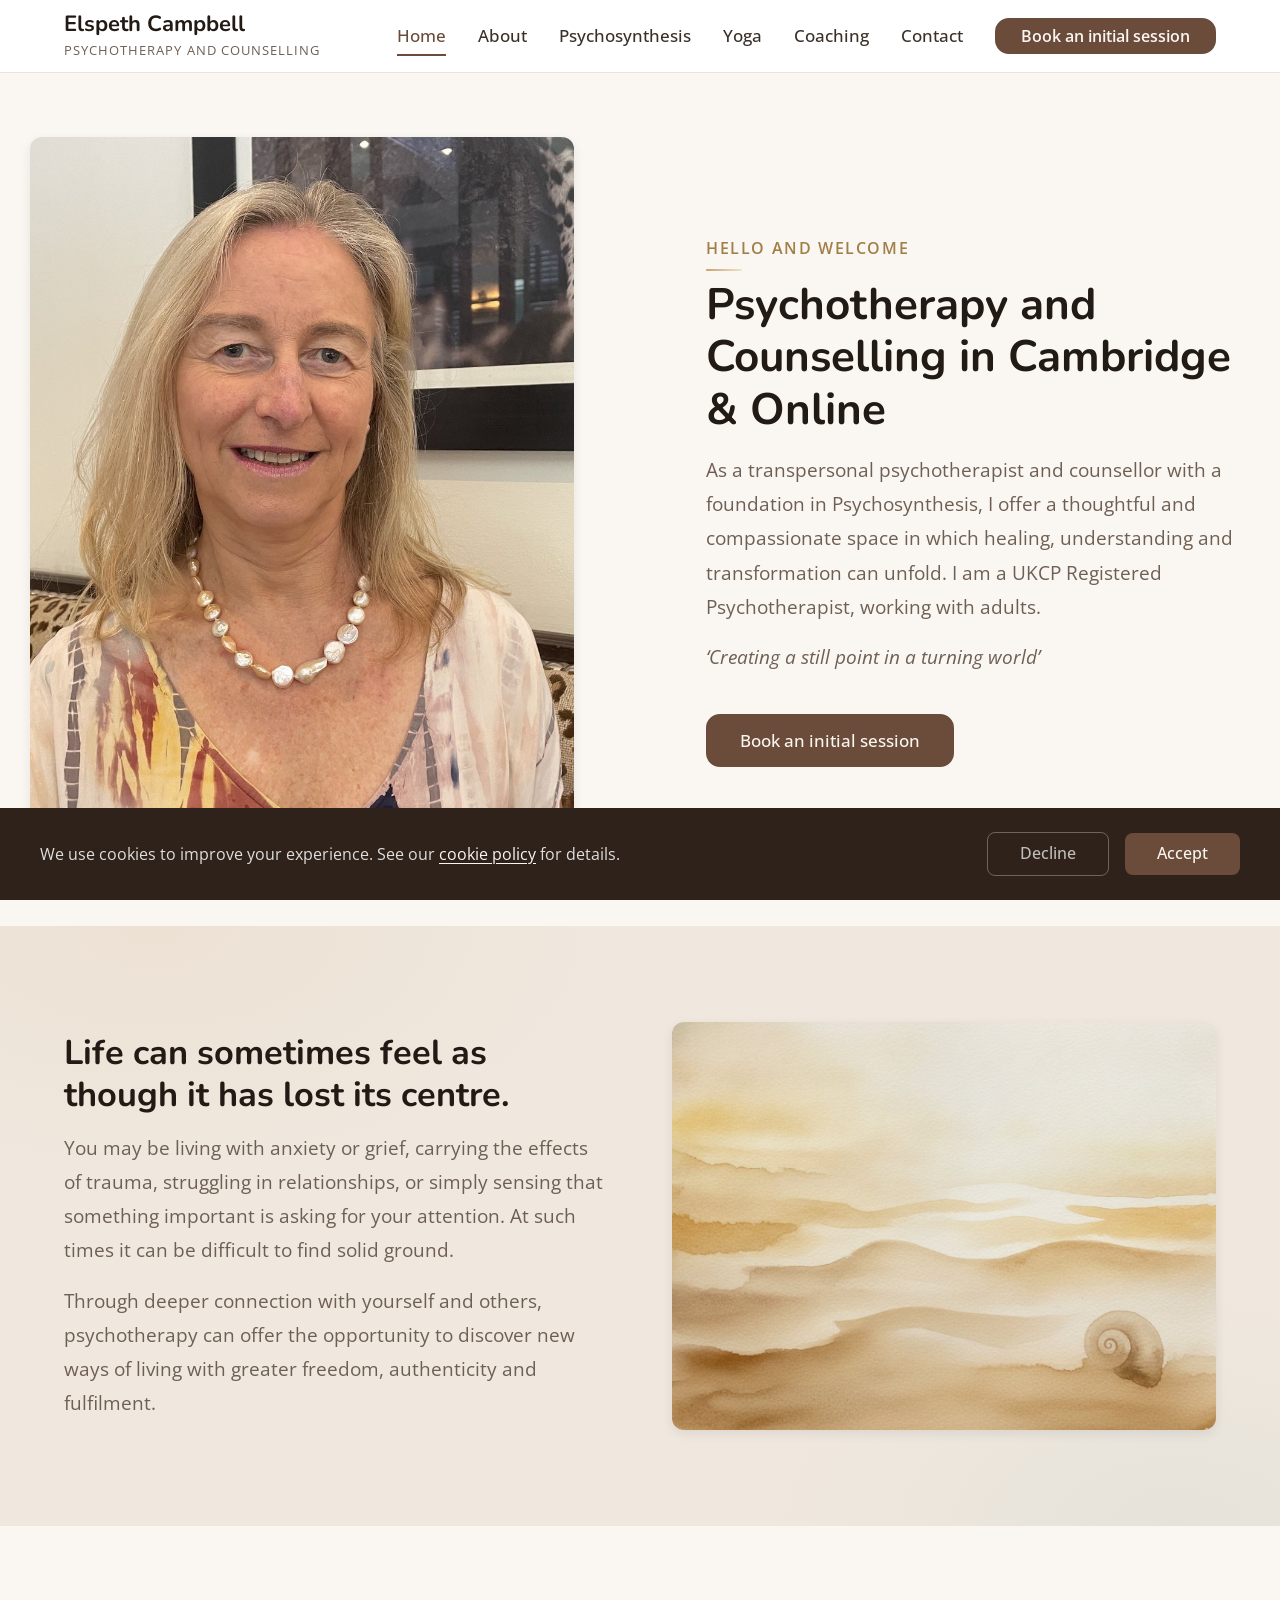
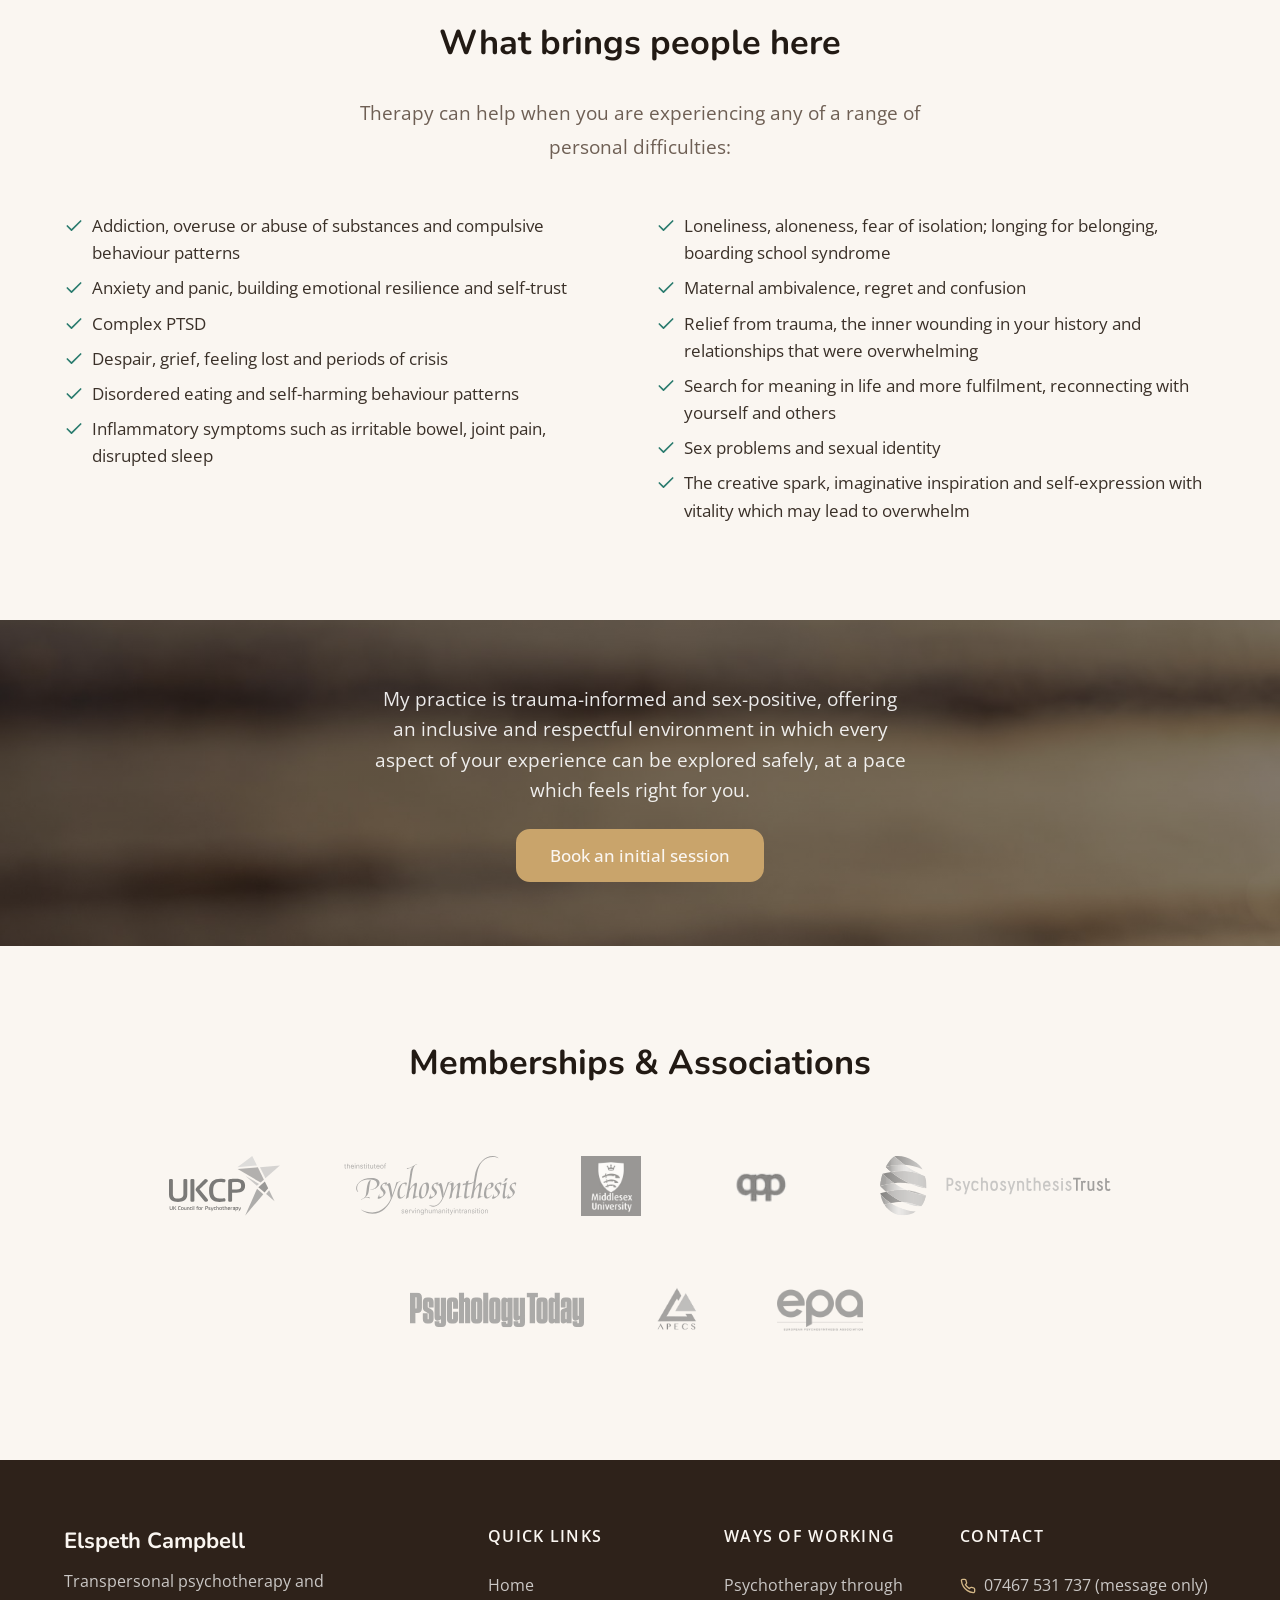
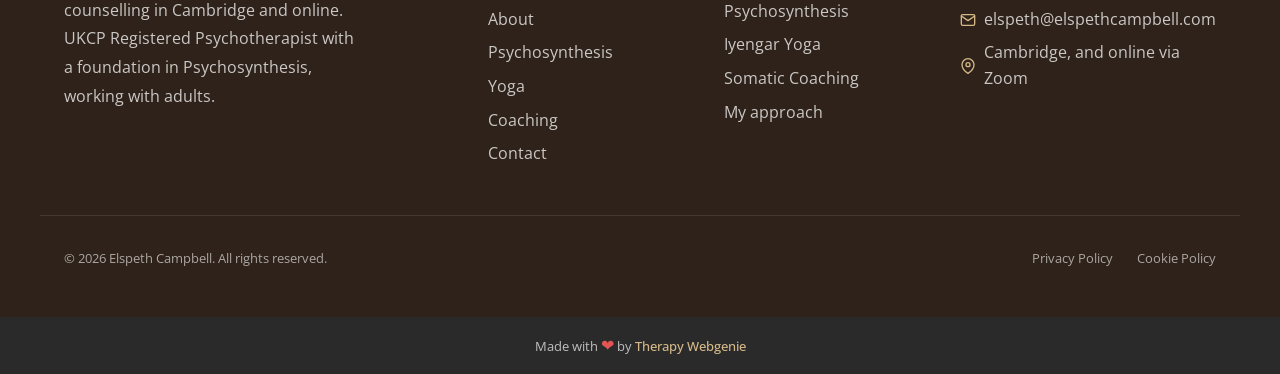
<file: index.html>
<!DOCTYPE html>
<html lang="en">
<head>
  <meta charset="UTF-8">
  <meta name="viewport" content="width=device-width, initial-scale=1.0">
  <meta name="description" content="Transpersonal psychotherapy and counselling in Cambridge and online with Elspeth Campbell, UKCP registered. Trauma-informed and sex-positive.">
  <meta name="author" content="Elspeth Campbell">
  <meta name="robots" content="max-image-preview:large">
  <title>Elspeth Campbell | Psychotherapy in Cambridge</title>

  <link rel="canonical" href="https://www.elspethcampbell.com/">

  <meta property="og:type" content="website">
  <meta property="og:url" content="https://www.elspethcampbell.com/">
  <meta property="og:title" content="Elspeth Campbell | Psychotherapy in Cambridge">
  <meta property="og:description" content="Transpersonal psychotherapy and counselling in Cambridge and online. UKCP registered, trauma-informed and sex-positive.">
  <meta property="og:image" content="https://www.elspethcampbell.com/images/elspeth-square.jpg">

  <meta name="twitter:card" content="summary_large_image">
  <meta name="twitter:title" content="Elspeth Campbell | Psychotherapy in Cambridge">
  <meta name="twitter:description" content="Transpersonal psychotherapy and counselling in Cambridge and online. UKCP registered, trauma-informed and sex-positive.">
  <meta name="twitter:image" content="https://www.elspethcampbell.com/images/elspeth-square.jpg">

  <link rel="icon" href="images/favicon.png" type="image/png" sizes="96x96">
  <link rel="apple-touch-icon" href="images/apple-touch-icon.png">

  <link rel="preconnect" href="https://fonts.googleapis.com">
  <link rel="preconnect" href="https://fonts.gstatic.com" crossorigin>

  <link rel="stylesheet" href="css/base.css?v=20260917b">
  <link rel="stylesheet" href="css/components.css?v=20260917b">
  <link rel="stylesheet" href="css/theme.css?v=20260917b">
  <!-- PROFILE:schema -->
  <script type="application/ld+json">
  {
    "@context": "https://schema.org",
    "@type": "LocalBusiness",
    "name": "Elspeth Campbell",
    "description": "Transpersonal psychotherapy and counselling in Cambridge and online. UKCP Registered Psychotherapist with a foundation in Psychosynthesis, working with adults.",
    "url": "https://www.elspethcampbell.com",
    "telephone": "07467 531 737",
    "email": "elspeth@elspethcampbell.com",
    "address": {
      "@type": "PostalAddress",
      "addressLocality": "Cambridge",
      "addressCountry": "GB"
    },
    "areaServed": "Cambridge and online",
    "image": "https://www.elspethcampbell.com/images/elspeth-square.jpg"
  }
  </script>
  <!-- /PROFILE:schema -->
  <script type="application/ld+json">
  {
    "@context": "https://schema.org",
    "@type": "WebPage",
    "name": "Elspeth Campbell | Psychotherapy in Cambridge",
    "url": "https://www.elspethcampbell.com/",
    "primaryImageOfPage": {
      "@type": "ImageObject",
      "url": "https://www.elspethcampbell.com/images/elspeth-square.jpg",
      "width": 800,
      "height": 800
    },
    "mainEntity": {
      "@type": "Person",
      "name": "Elspeth Campbell",
      "jobTitle": "UKCP Registered Psychotherapist",
      "image": "https://www.elspethcampbell.com/images/elspeth-square.jpg",
      "worksFor": {
        "@type": "Organization",
        "name": "Elspeth Campbell"
      }
    }
  }
  </script>
</head>
<body>

  <a href="#main" class="skip-link">Skip to main content</a>

  <!-- SECTION: nav -->
  <nav class="nav" role="navigation" aria-label="Main navigation">
    <div class="container nav__inner">
      <a href="index.html" class="nav__brand">
        <!-- PROFILE:logo --><!-- /PROFILE:logo -->
        <span class="nav__name"><!-- PROFILE:site_title -->Elspeth Campbell<!-- /PROFILE:site_title --></span>
        <span class="nav__title"><!-- PROFILE:site_slogan -->Psychotherapy and Counselling<!-- /PROFILE:site_slogan --></span>
      </a>
      <div class="nav__links">
        <a href="index.html" class="nav__link nav__link--active">Home</a>
        <a href="about.html" class="nav__link">About</a>
        <a href="psychosynthesis.html" class="nav__link">Psychosynthesis</a>
        <a href="yoga.html" class="nav__link">Yoga</a>
        <a href="coaching.html" class="nav__link">Coaching</a>
        <a href="contact.html" class="nav__link">Contact</a>
        <a href="contact.html" class="btn btn--primary nav__cta">Book an initial session</a>
      </div>
      <button class="nav__toggle" aria-label="Toggle menu" aria-expanded="false" aria-controls="mobile-menu">
        <span class="nav__toggle-bar"></span>
        <span class="nav__toggle-bar"></span>
        <span class="nav__toggle-bar"></span>
      </button>
    </div>
    <div class="nav__mobile" id="mobile-menu" role="menu">
      <a href="index.html" class="nav__link nav__link--active" role="menuitem">Home</a>
      <a href="about.html" class="nav__link" role="menuitem">About</a>
      <a href="psychosynthesis.html" class="nav__link" role="menuitem">Psychosynthesis</a>
      <a href="yoga.html" class="nav__link" role="menuitem">Yoga</a>
      <a href="coaching.html" class="nav__link" role="menuitem">Coaching</a>
      <a href="contact.html" class="nav__link" role="menuitem">Contact</a>
      <a href="contact.html" class="btn btn--primary" role="menuitem">Book an initial session</a>
    </div>
  </nav>
  <!-- /SECTION: nav -->

  <!-- Compact scroll header -->
  <div class="nav-scroll" aria-hidden="true">
    <div class="container nav-scroll__inner">
      <div class="nav-scroll__brand">
        <span class="nav-scroll__name"><!-- PROFILE:site_title -->Elspeth Campbell<!-- /PROFILE:site_title --></span>
        <span class="nav-scroll__title"><!-- PROFILE:site_slogan -->Psychotherapy and Counselling<!-- /PROFILE:site_slogan --></span>
      </div>
      <div class="nav-scroll__right">
        <a href="tel:07467531737" class="nav-scroll__phone">
          <svg xmlns="http://www.w3.org/2000/svg" viewBox="0 0 24 24" fill="none" stroke="currentColor" stroke-width="2" stroke-linecap="round" stroke-linejoin="round"><path d="M22 16.92v3a2 2 0 0 1-2.18 2 19.79 19.79 0 0 1-8.63-3.07 19.5 19.5 0 0 1-6-6 19.79 19.79 0 0 1-3.07-8.67A2 2 0 0 1 4.11 2h3a2 2 0 0 1 2 1.72c.127.96.361 1.903.7 2.81a2 2 0 0 1-.45 2.11L8.09 9.91a16 16 0 0 0 6 6l1.27-1.27a2 2 0 0 1 2.11-.45c.907.339 1.85.573 2.81.7A2 2 0 0 1 22 16.92z"></path></svg>
          07467 531 737
        </a>
        <a href="tel:07467531737" class="nav-scroll__phone-icon" aria-label="Call Elspeth">
          <svg xmlns="http://www.w3.org/2000/svg" viewBox="0 0 24 24" fill="none" stroke="currentColor" stroke-width="2" stroke-linecap="round" stroke-linejoin="round"><path d="M22 16.92v3a2 2 0 0 1-2.18 2 19.79 19.79 0 0 1-8.63-3.07 19.5 19.5 0 0 1-6-6 19.79 19.79 0 0 1-3.07-8.67A2 2 0 0 1 4.11 2h3a2 2 0 0 1 2 1.72c.127.96.361 1.903.7 2.81a2 2 0 0 1-.45 2.11L8.09 9.91a16 16 0 0 0 6 6l1.27-1.27a2 2 0 0 1 2.11-.45c.907.339 1.85.573 2.81.7A2 2 0 0 1 22 16.92z"></path></svg>
        </a>
        <button class="nav-scroll__toggle" aria-label="Toggle menu">
          <span class="nav-scroll__toggle-bar"></span>
          <span class="nav-scroll__toggle-bar"></span>
          <span class="nav-scroll__toggle-bar"></span>
        </button>
      </div>
    </div>
  </div>

  <main id="main">

    <!-- SECTION: hero -->
    <section class="hero reveal">
      <div class="container">
        <div class="split split--reverse">
          <div class="split__text">
            <span class="section-label">Hello and welcome</span>
            <h1>Psychotherapy and Counselling in Cambridge &amp; Online</h1>
            <p>As a transpersonal psychotherapist and counsellor with a foundation in Psychosynthesis, I offer a thoughtful and compassionate space in which healing, understanding and transformation can unfold. I am a UKCP Registered Psychotherapist, working with adults.</p>
            <p><em>&lsquo;Creating a still point in a turning world&rsquo;</em></p>
            <a href="contact.html" class="btn btn--primary">Book an initial session</a>
          </div>
          <img src="images/elspeth-portrait.jpg" alt="Elspeth Campbell, transpersonal psychotherapist and counsellor in Cambridge" class="split__image split__image--portrait" width="900" height="1200" loading="eager">
        </div>
      </div>
    </section>
    <!-- /SECTION: hero -->

    <!-- SECTION: invitation -->
    <section class="section section--alt reveal">
      <div class="container">
        <div class="split">
          <div class="split__text">
            <h2>Life can sometimes feel as though it has lost its centre.</h2>
            <p>You may be living with anxiety or grief, carrying the effects of trauma, struggling in relationships, or simply sensing that something important is asking for your attention. At such times it can be difficult to find solid ground.</p>
            <p>Through deeper connection with yourself and others, psychotherapy can offer the opportunity to discover new ways of living with greater freedom, authenticity and fulfilment.</p>
          </div>
          <img src="images/band-abstract-water.jpg" alt="Soft watercolour wash of sand and gold, with the spiral of a shell" class="split__image split__image--landscape" width="1200" height="900" loading="lazy">
        </div>
      </div>
    </section>
    <!-- /SECTION: invitation -->

    <!-- SECTION: conditions -->
    <section class="section reveal">
      <div class="container text-center">
        <h2>What brings people here</h2>
        <p class="section-subtitle">Therapy can help when you are experiencing any of a range of personal difficulties:</p>
      </div>
      <div class="container grid grid--2 reveal reveal-trigger">
        <ul class="checklist">
          <li><svg xmlns="http://www.w3.org/2000/svg" viewBox="0 0 24 24" fill="none" stroke="currentColor" stroke-width="2" stroke-linecap="round" stroke-linejoin="round"><polyline points="20 6 9 17 4 12"></polyline></svg> Addiction, overuse or abuse of substances and compulsive behaviour patterns</li>
          <li><svg xmlns="http://www.w3.org/2000/svg" viewBox="0 0 24 24" fill="none" stroke="currentColor" stroke-width="2" stroke-linecap="round" stroke-linejoin="round"><polyline points="20 6 9 17 4 12"></polyline></svg> Anxiety and panic, building emotional resilience and self-trust</li>
          <li><svg xmlns="http://www.w3.org/2000/svg" viewBox="0 0 24 24" fill="none" stroke="currentColor" stroke-width="2" stroke-linecap="round" stroke-linejoin="round"><polyline points="20 6 9 17 4 12"></polyline></svg> Complex PTSD</li>
          <li><svg xmlns="http://www.w3.org/2000/svg" viewBox="0 0 24 24" fill="none" stroke="currentColor" stroke-width="2" stroke-linecap="round" stroke-linejoin="round"><polyline points="20 6 9 17 4 12"></polyline></svg> Despair, grief, feeling lost and periods of crisis</li>
          <li><svg xmlns="http://www.w3.org/2000/svg" viewBox="0 0 24 24" fill="none" stroke="currentColor" stroke-width="2" stroke-linecap="round" stroke-linejoin="round"><polyline points="20 6 9 17 4 12"></polyline></svg> Disordered eating and self-harming behaviour patterns</li>
          <li><svg xmlns="http://www.w3.org/2000/svg" viewBox="0 0 24 24" fill="none" stroke="currentColor" stroke-width="2" stroke-linecap="round" stroke-linejoin="round"><polyline points="20 6 9 17 4 12"></polyline></svg> Inflammatory symptoms such as irritable bowel, joint pain, disrupted sleep</li>
        </ul>
        <ul class="checklist">
          <li><svg xmlns="http://www.w3.org/2000/svg" viewBox="0 0 24 24" fill="none" stroke="currentColor" stroke-width="2" stroke-linecap="round" stroke-linejoin="round"><polyline points="20 6 9 17 4 12"></polyline></svg> Loneliness, aloneness, fear of isolation; longing for belonging, boarding school syndrome</li>
          <li><svg xmlns="http://www.w3.org/2000/svg" viewBox="0 0 24 24" fill="none" stroke="currentColor" stroke-width="2" stroke-linecap="round" stroke-linejoin="round"><polyline points="20 6 9 17 4 12"></polyline></svg> Maternal ambivalence, regret and confusion</li>
          <li><svg xmlns="http://www.w3.org/2000/svg" viewBox="0 0 24 24" fill="none" stroke="currentColor" stroke-width="2" stroke-linecap="round" stroke-linejoin="round"><polyline points="20 6 9 17 4 12"></polyline></svg> Relief from trauma, the inner wounding in your history and relationships that were overwhelming</li>
          <li><svg xmlns="http://www.w3.org/2000/svg" viewBox="0 0 24 24" fill="none" stroke="currentColor" stroke-width="2" stroke-linecap="round" stroke-linejoin="round"><polyline points="20 6 9 17 4 12"></polyline></svg> Search for meaning in life and more fulfilment, reconnecting with yourself and others</li>
          <li><svg xmlns="http://www.w3.org/2000/svg" viewBox="0 0 24 24" fill="none" stroke="currentColor" stroke-width="2" stroke-linecap="round" stroke-linejoin="round"><polyline points="20 6 9 17 4 12"></polyline></svg> Sex problems and sexual identity</li>
          <li><svg xmlns="http://www.w3.org/2000/svg" viewBox="0 0 24 24" fill="none" stroke="currentColor" stroke-width="2" stroke-linecap="round" stroke-linejoin="round"><polyline points="20 6 9 17 4 12"></polyline></svg> The creative spark, imaginative inspiration and self-expression with vitality which may lead to overwhelm</li>
        </ul>
      </div>
    </section>
    <!-- /SECTION: conditions -->

    <!-- SECTION: cta -->
    <section class="page-header page-header--image" style="background-image: url('images/band-abstract-sand.jpg'); background-size: cover; background-position: center center;">
      <div class="container">
        <p>My practice is trauma-informed and sex-positive, offering an inclusive and respectful environment in which every aspect of your experience can be explored safely, at a pace which feels right for you.</p>
        <div class="page-header__actions">
          <a href="contact.html" class="btn btn--accent">Book an initial session</a>
        </div>
      </div>
    </section>
    <!-- /SECTION: cta -->

    <!-- SECTION: memberships -->
    <section class="section reveal">
      <div class="container text-center">
        <h2>Memberships &amp; Associations</h2>
      </div>
      <div class="container">
        <div class="trust-bar">
          <img src="images/logo-ukcp.svg" alt="UKCP, the UK Council for Psychotherapy" class="trust-bar__logo" loading="lazy">
          <img src="images/logo-institute-of-psychosynthesis.svg" alt="Institute of Psychosynthesis" class="trust-bar__logo" loading="lazy">
          <img src="images/logo-middlesex-university.jpg" alt="Middlesex University" class="trust-bar__logo" width="320" height="320" loading="lazy">
          <img src="images/logo-app-t.png" alt="APP" class="trust-bar__logo" width="100" height="54" loading="lazy">
          <img src="images/logo-psychosynthesis-trust.svg" alt="The Psychosynthesis Trust" class="trust-bar__logo" loading="lazy">
          <img src="images/logo-psychology-today-small.svg" alt="Psychology Today" class="trust-bar__logo" loading="lazy">
          <img src="images/logo-apecs-t.png" alt="APECS, the Association for Professional Executive Coaching and Supervision" class="trust-bar__logo" width="313" height="320" loading="lazy">
          <img src="images/logo-epa-dark.png" alt="European Psychosynthesis Association" class="trust-bar__logo" width="520" height="312" loading="lazy">
        </div>
      </div>
    </section>
    <!-- /SECTION: memberships -->

  </main>

  <!-- SECTION: footer -->
  <footer class="footer">
    <div class="container footer__inner">
      <div class="footer__brand">
        <p class="footer__brand-name">Elspeth Campbell</p>
        <p class="footer__brand-text">Transpersonal psychotherapy and counselling in Cambridge and online. UKCP Registered Psychotherapist with a foundation in Psychosynthesis, working with adults.</p>
      </div>
      <div class="footer__col">
        <p class="footer__heading">Quick Links</p>
        <div class="footer__links">
          <a href="index.html" class="footer__link">Home</a>
          <a href="about.html" class="footer__link">About</a>
          <a href="psychosynthesis.html" class="footer__link">Psychosynthesis</a>
          <a href="yoga.html" class="footer__link">Yoga</a>
          <a href="coaching.html" class="footer__link">Coaching</a>
          <a href="contact.html" class="footer__link">Contact</a>
        </div>
      </div>
      <div class="footer__col">
        <p class="footer__heading">Ways of working</p>
        <div class="footer__links">
          <a href="psychosynthesis.html" class="footer__link">Psychotherapy through Psychosynthesis</a>
          <a href="yoga.html" class="footer__link">Iyengar Yoga</a>
          <a href="coaching.html" class="footer__link">Somatic Coaching</a>
          <a href="about.html" class="footer__link">My approach</a>
        </div>
      </div>
      <div class="footer__col">
        <p class="footer__heading">Contact</p>
        <div class="footer__contact-item">
          <svg xmlns="http://www.w3.org/2000/svg" viewBox="0 0 24 24" fill="none" stroke="currentColor" stroke-width="2" stroke-linecap="round" stroke-linejoin="round"><path d="M22 16.92v3a2 2 0 0 1-2.18 2 19.79 19.79 0 0 1-8.63-3.07 19.5 19.5 0 0 1-6-6 19.79 19.79 0 0 1-3.07-8.67A2 2 0 0 1 4.11 2h3a2 2 0 0 1 2 1.72 12.84 12.84 0 0 0 .7 2.81 2 2 0 0 1-.45 2.11L8.09 9.91a16 16 0 0 0 6 6l1.27-1.27a2 2 0 0 1 2.11-.45 12.84 12.84 0 0 0 2.81.7A2 2 0 0 1 22 16.92z"></path></svg>
          <!-- PROFILE:phone_landline --><span>07467 531 737 (message only)</span><!-- /PROFILE:phone_landline -->
        </div>
        <div class="footer__contact-item">
          <svg xmlns="http://www.w3.org/2000/svg" viewBox="0 0 24 24" fill="none" stroke="currentColor" stroke-width="2" stroke-linecap="round" stroke-linejoin="round"><path d="M4 4h16c1.1 0 2 .9 2 2v12c0 1.1-.9 2-2 2H4c-1.1 0-2-.9-2-2V6c0-1.1.9-2 2-2z"></path><polyline points="22,6 12,13 2,6"></polyline></svg>
          <!-- PROFILE:email --><a href="mailto:elspeth@elspethcampbell.com">elspeth@elspethcampbell.com</a><!-- /PROFILE:email -->
        </div>
        <div class="footer__contact-item">
          <svg xmlns="http://www.w3.org/2000/svg" viewBox="0 0 24 24" fill="none" stroke="currentColor" stroke-width="2" stroke-linecap="round" stroke-linejoin="round"><path d="M21 10c0 7-9 13-9 13s-9-6-9-13a9 9 0 0 1 18 0z"></path><circle cx="12" cy="10" r="3"></circle></svg>
          <!-- PROFILE:address --><span>Cambridge, and online via Zoom</span><!-- /PROFILE:address -->
        </div>
      </div>
    </div>
    <div class="container footer__bottom">
      <p class="footer__copyright">&copy; 2026 Elspeth Campbell. All rights reserved.</p>
      <div class="footer__legal">
        <a href="privacy.html">Privacy Policy</a>
        <a href="cookies-policy.html">Cookie Policy</a>
      </div>
    </div>
  </footer>
  <!-- /SECTION: footer -->

  <div class="site-credit">
    <p>Made with <span class="site-credit__heart" aria-label="love">&#10084;</span> by <a href="https://www.therapywebgenie.com" target="_blank" rel="noopener">Therapy Webgenie</a></p>
  </div>

  <!-- Cookie Consent -->
  <div class="cookie-banner" role="dialog" aria-label="Cookie consent">
    <div class="cookie-banner__inner">
      <p class="cookie-banner__text">We use cookies to improve your experience. See our <a href="cookies-policy.html">cookie policy</a> for details.</p>
      <div class="cookie-banner__buttons"><button class="cookie-banner__accept">Accept</button><button class="cookie-banner__decline">Decline</button></div>
    </div>
  </div>

  <!-- Back to Top -->
  <button class="back-to-top" aria-label="Back to top">
    <svg xmlns="http://www.w3.org/2000/svg" viewBox="0 0 24 24" fill="none" stroke="currentColor" stroke-width="2" stroke-linecap="round" stroke-linejoin="round"><polyline points="18 15 12 9 6 15"></polyline></svg>
  </button>

  <script src="js/main.js"></script>
</body>
</html>
</file>
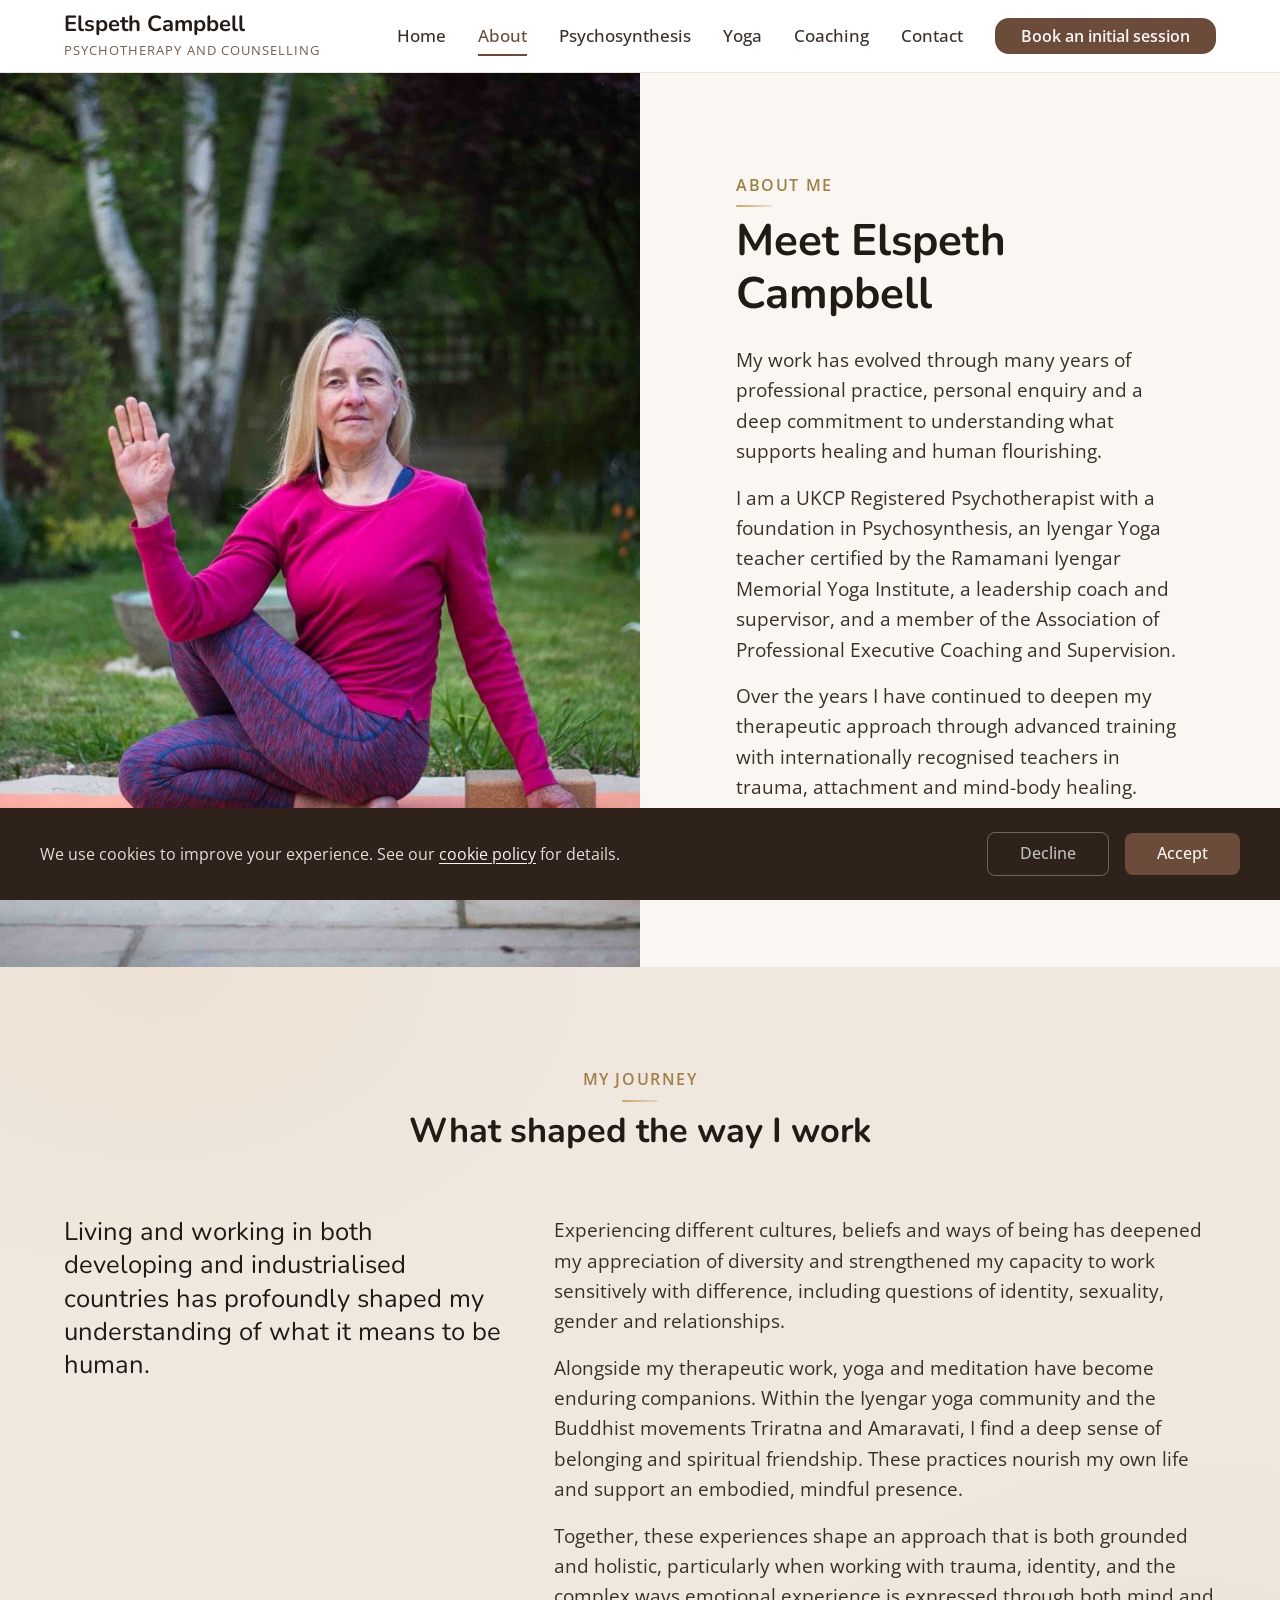
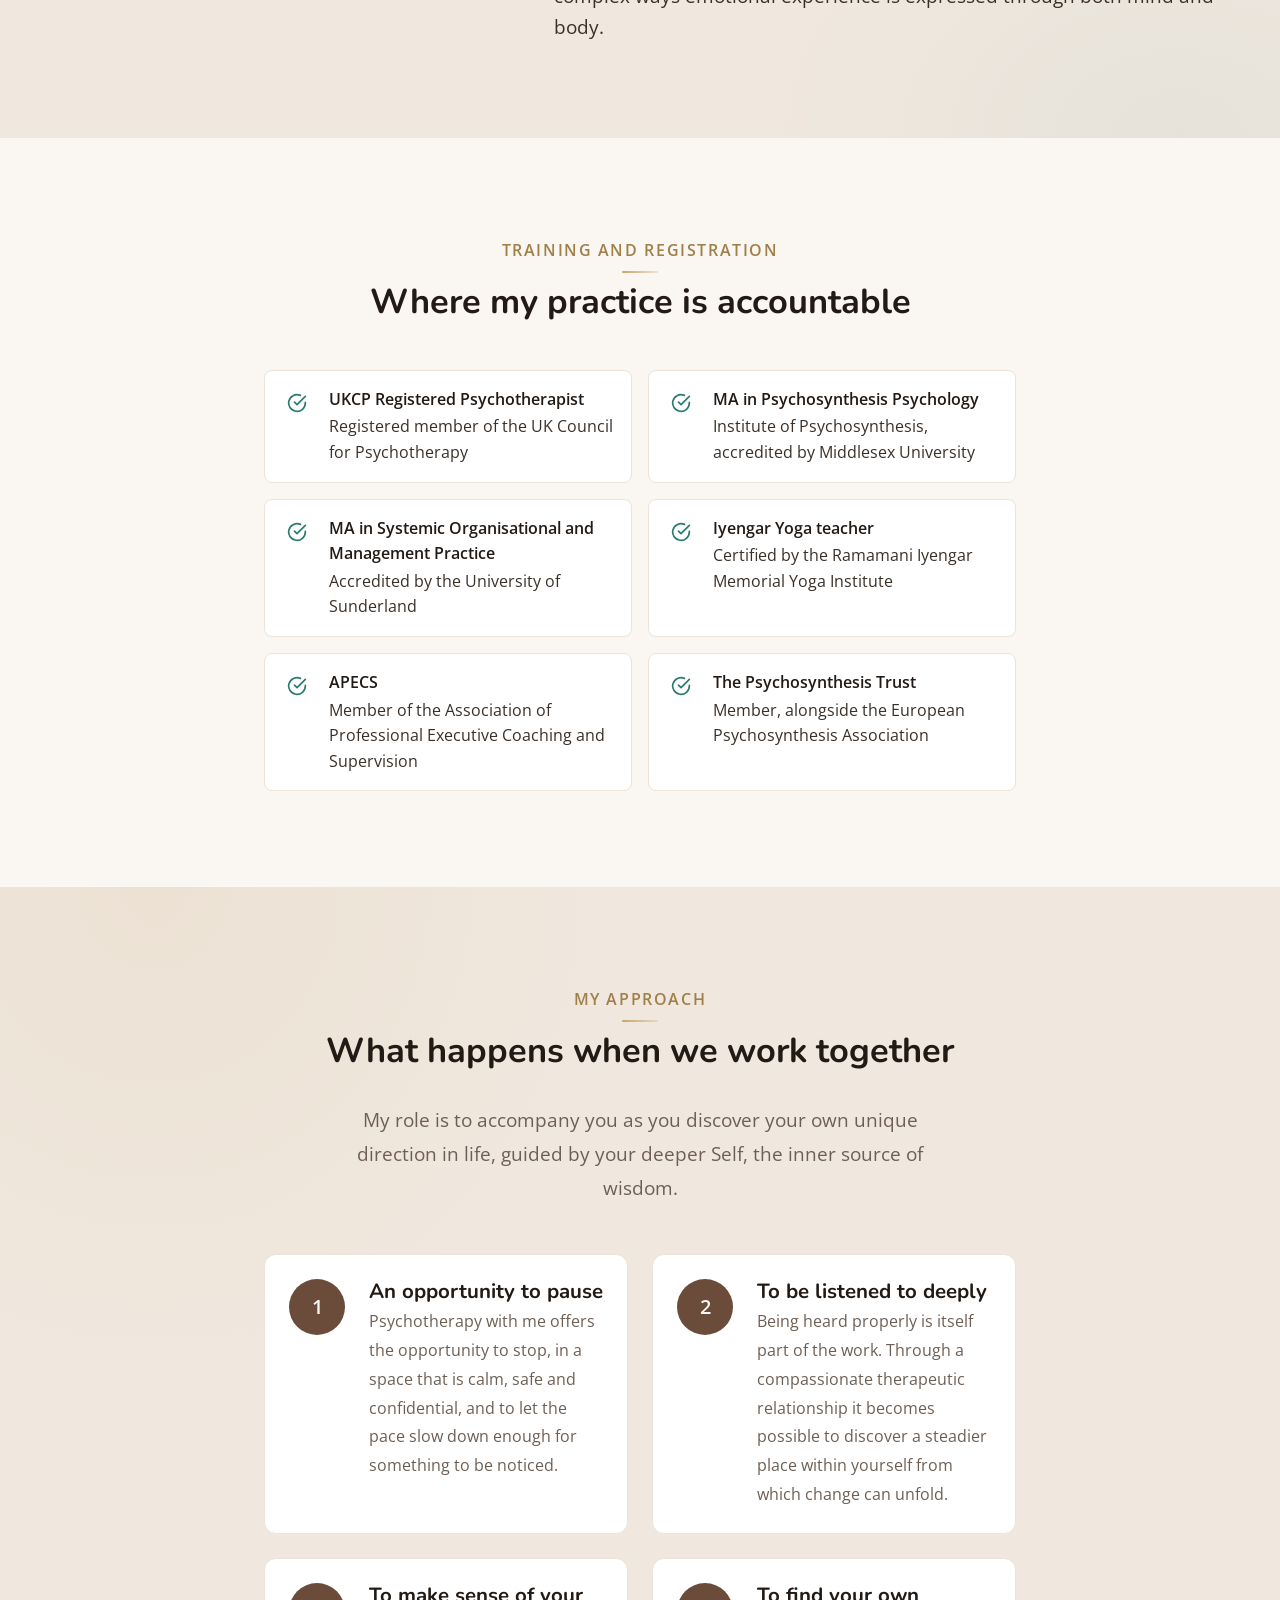
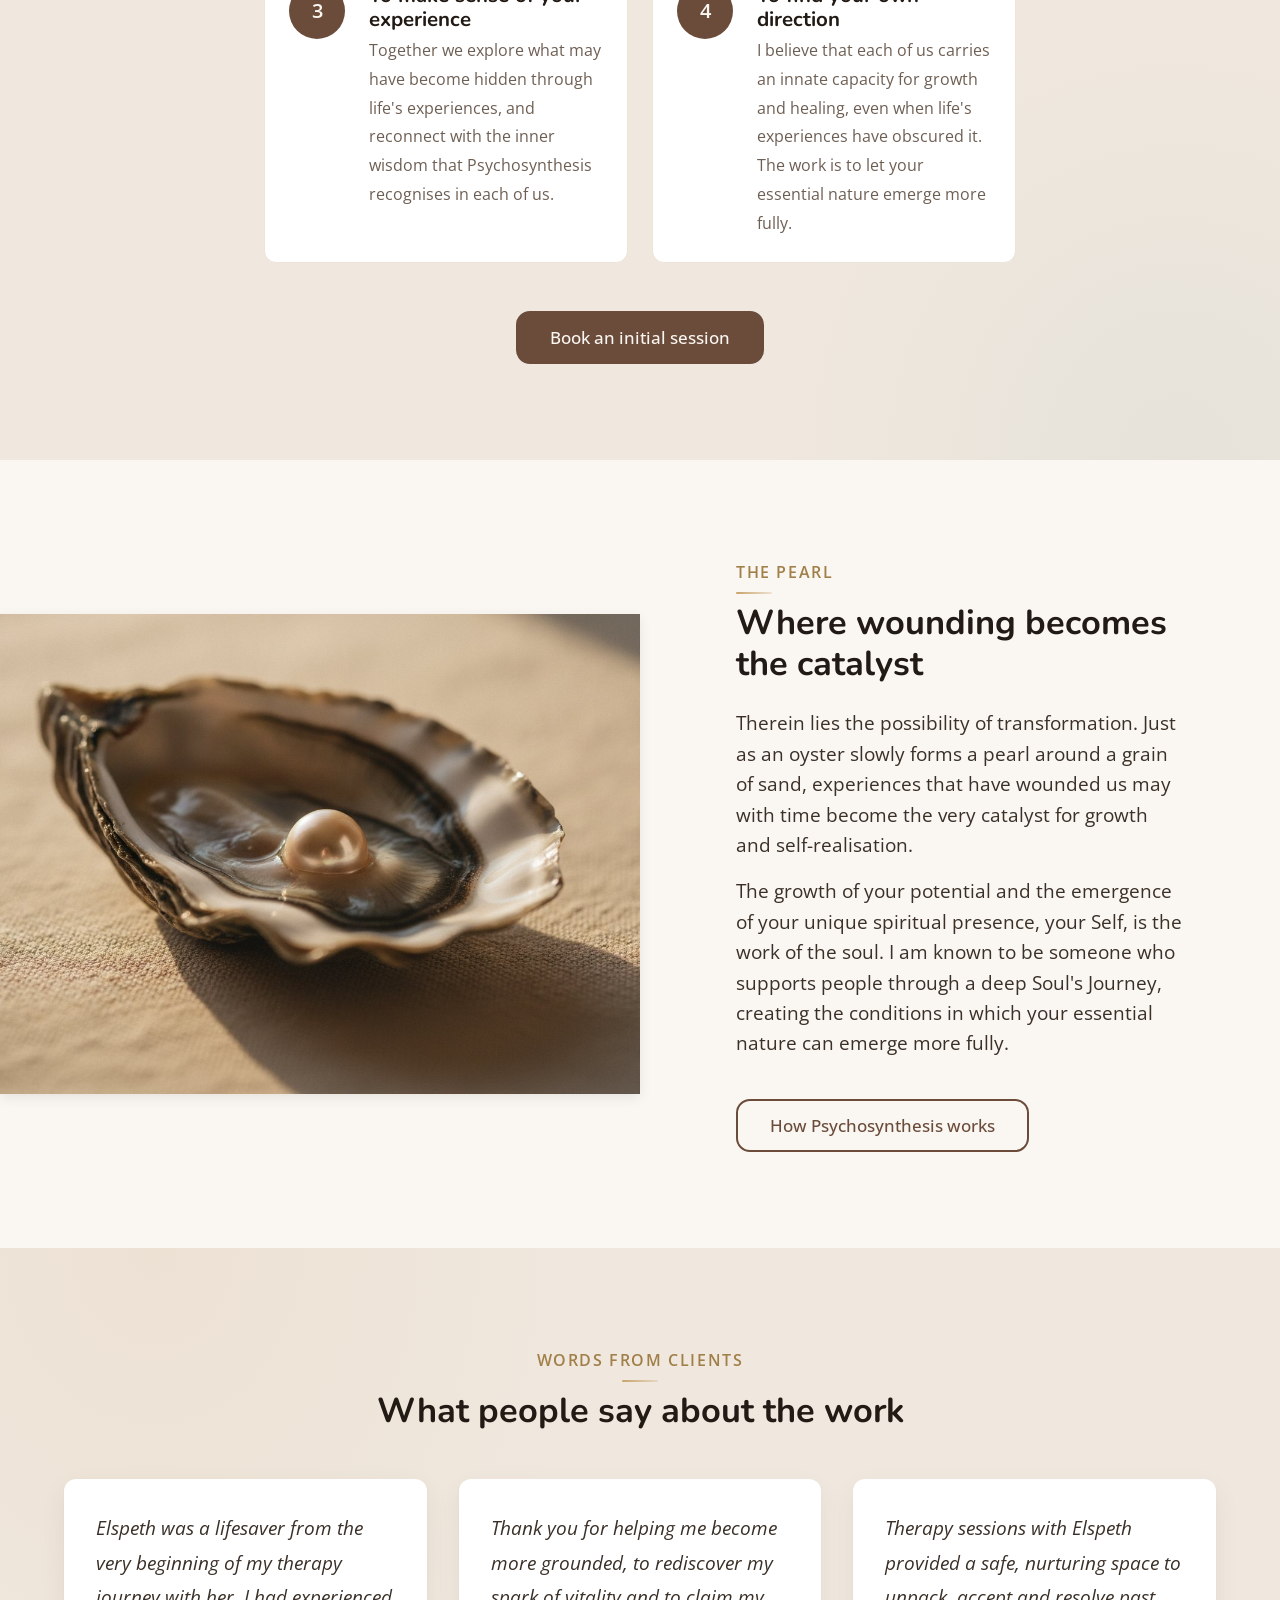
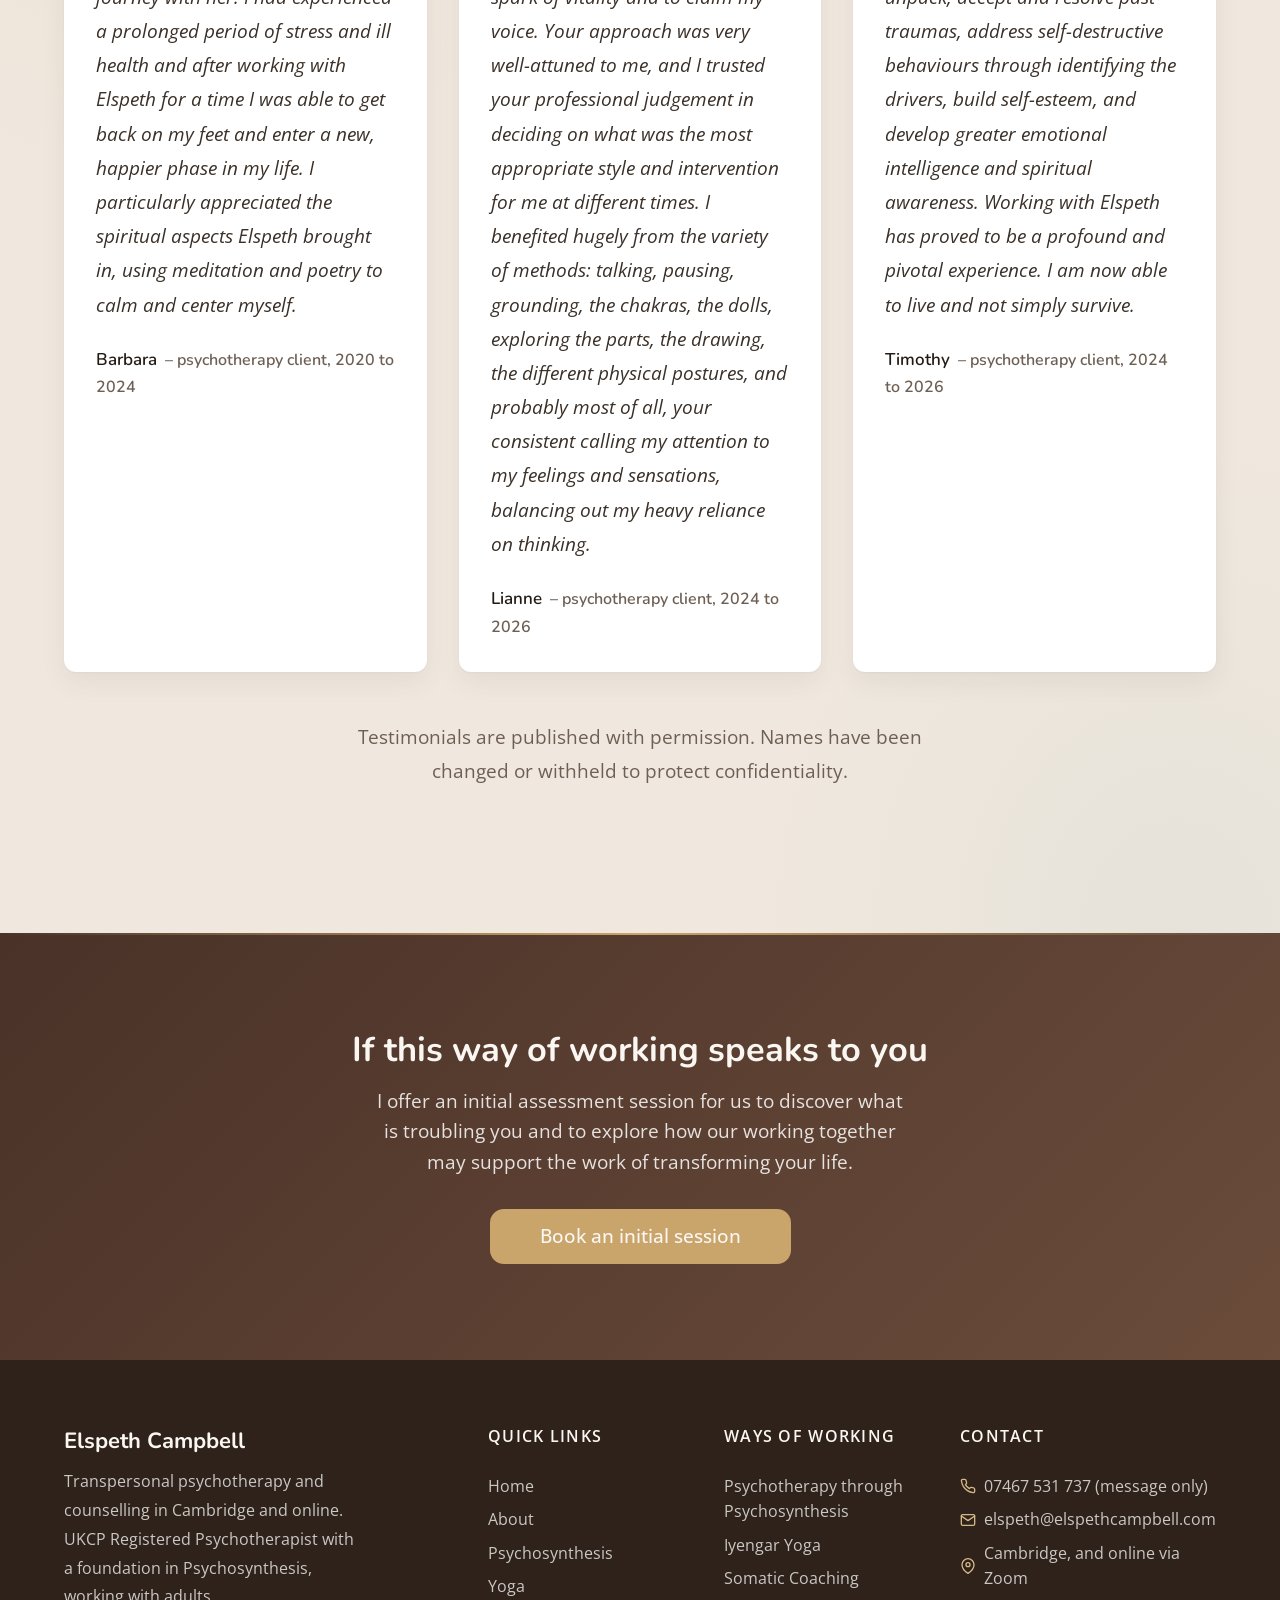
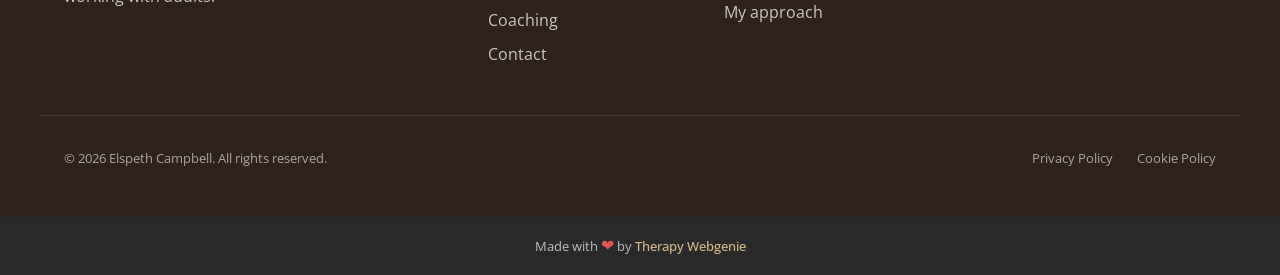
<file: about.html>
<!DOCTYPE html>
<html lang="en">
<head>
  <meta charset="UTF-8">
  <meta name="viewport" content="width=device-width, initial-scale=1.0">
  <meta name="description" content="Elspeth Campbell is a UKCP Registered Psychotherapist in Cambridge and online, with a foundation in Psychosynthesis and Iyengar Yoga.">
  <meta name="author" content="Elspeth Campbell">
  <meta name="robots" content="max-image-preview:large">
  <title>About Elspeth Campbell | Psychotherapist in Cambridge</title>

  <link rel="canonical" href="https://www.elspethcampbell.com/about.html">

  <meta property="og:type" content="profile">
  <meta property="og:url" content="https://www.elspethcampbell.com/about.html">
  <meta property="og:title" content="About Elspeth Campbell | Psychotherapist in Cambridge">
  <meta property="og:description" content="Elspeth Campbell is a UKCP Registered Psychotherapist in Cambridge and online, with a foundation in Psychosynthesis and Iyengar Yoga.">
  <meta property="og:image" content="https://www.elspethcampbell.com/images/elspeth-square.jpg">

  <meta name="twitter:card" content="summary_large_image">
  <meta name="twitter:title" content="About Elspeth Campbell | Psychotherapist in Cambridge">
  <meta name="twitter:description" content="Elspeth Campbell is a UKCP Registered Psychotherapist in Cambridge and online, with a foundation in Psychosynthesis and Iyengar Yoga.">
  <meta name="twitter:image" content="https://www.elspethcampbell.com/images/elspeth-square.jpg">

  <link rel="icon" href="images/favicon.png" type="image/png" sizes="96x96">
  <link rel="apple-touch-icon" href="images/apple-touch-icon.png">

  <link rel="preconnect" href="https://fonts.googleapis.com">
  <link rel="preconnect" href="https://fonts.gstatic.com" crossorigin>

  <link rel="stylesheet" href="css/base.css?v=20260917b">
  <link rel="stylesheet" href="css/components.css?v=20260917b">
  <link rel="stylesheet" href="css/theme.css?v=20260917b">
  <!-- PROFILE:schema -->
  <script type="application/ld+json">
  {
    "@context": "https://schema.org",
    "@type": "LocalBusiness",
    "name": "Elspeth Campbell",
    "description": "Transpersonal psychotherapy and counselling in Cambridge and online. UKCP Registered Psychotherapist with a foundation in Psychosynthesis, working with adults.",
    "url": "https://www.elspethcampbell.com",
    "telephone": "07467 531 737",
    "email": "elspeth@elspethcampbell.com",
    "address": {
      "@type": "PostalAddress",
      "addressLocality": "Cambridge",
      "addressCountry": "GB"
    },
    "areaServed": "Cambridge and online",
    "image": "https://www.elspethcampbell.com/images/elspeth-square.jpg"
  }
  </script>
  <!-- /PROFILE:schema -->
</head>
<body>

  <a href="#main" class="skip-link">Skip to main content</a>

  <!-- SECTION: nav -->
  <nav class="nav" role="navigation" aria-label="Main navigation">
    <div class="container nav__inner">
      <a href="index.html" class="nav__brand">
        <!-- PROFILE:logo --><!-- /PROFILE:logo -->
        <span class="nav__name"><!-- PROFILE:site_title -->Elspeth Campbell<!-- /PROFILE:site_title --></span>
        <span class="nav__title"><!-- PROFILE:site_slogan -->Psychotherapy and Counselling<!-- /PROFILE:site_slogan --></span>
      </a>
      <div class="nav__links">
        <a href="index.html" class="nav__link">Home</a>
        <a href="about.html" class="nav__link nav__link--active">About</a>
        <a href="psychosynthesis.html" class="nav__link">Psychosynthesis</a>
        <a href="yoga.html" class="nav__link">Yoga</a>
        <a href="coaching.html" class="nav__link">Coaching</a>
        <a href="contact.html" class="nav__link">Contact</a>
        <a href="contact.html" class="btn btn--primary nav__cta">Book an initial session</a>
      </div>
      <button class="nav__toggle" aria-label="Toggle menu" aria-expanded="false" aria-controls="mobile-menu">
        <span class="nav__toggle-bar"></span>
        <span class="nav__toggle-bar"></span>
        <span class="nav__toggle-bar"></span>
      </button>
    </div>
    <div class="nav__mobile" id="mobile-menu" role="menu">
      <a href="index.html" class="nav__link" role="menuitem">Home</a>
      <a href="about.html" class="nav__link nav__link--active" role="menuitem">About</a>
      <a href="psychosynthesis.html" class="nav__link" role="menuitem">Psychosynthesis</a>
      <a href="yoga.html" class="nav__link" role="menuitem">Yoga</a>
      <a href="coaching.html" class="nav__link" role="menuitem">Coaching</a>
      <a href="contact.html" class="nav__link" role="menuitem">Contact</a>
      <a href="contact.html" class="btn btn--primary" role="menuitem">Book an initial session</a>
    </div>
  </nav>
  <!-- /SECTION: nav -->

  <!-- Compact scroll header -->
  <div class="nav-scroll" aria-hidden="true">
    <div class="container nav-scroll__inner">
      <div class="nav-scroll__brand">
        <span class="nav-scroll__name"><!-- PROFILE:site_title -->Elspeth Campbell<!-- /PROFILE:site_title --></span>
        <span class="nav-scroll__title"><!-- PROFILE:site_slogan -->Psychotherapy and Counselling<!-- /PROFILE:site_slogan --></span>
      </div>
      <div class="nav-scroll__right">
        <a href="tel:07467531737" class="nav-scroll__phone">
          <svg xmlns="http://www.w3.org/2000/svg" viewBox="0 0 24 24" fill="none" stroke="currentColor" stroke-width="2" stroke-linecap="round" stroke-linejoin="round"><path d="M22 16.92v3a2 2 0 0 1-2.18 2 19.79 19.79 0 0 1-8.63-3.07 19.5 19.5 0 0 1-6-6 19.79 19.79 0 0 1-3.07-8.67A2 2 0 0 1 4.11 2h3a2 2 0 0 1 2 1.72c.127.96.361 1.903.7 2.81a2 2 0 0 1-.45 2.11L8.09 9.91a16 16 0 0 0 6 6l1.27-1.27a2 2 0 0 1 2.11-.45c.907.339 1.85.573 2.81.7A2 2 0 0 1 22 16.92z"></path></svg>
          07467 531 737
        </a>
        <a href="tel:07467531737" class="nav-scroll__phone-icon" aria-label="Call Elspeth">
          <svg xmlns="http://www.w3.org/2000/svg" viewBox="0 0 24 24" fill="none" stroke="currentColor" stroke-width="2" stroke-linecap="round" stroke-linejoin="round"><path d="M22 16.92v3a2 2 0 0 1-2.18 2 19.79 19.79 0 0 1-8.63-3.07 19.5 19.5 0 0 1-6-6 19.79 19.79 0 0 1-3.07-8.67A2 2 0 0 1 4.11 2h3a2 2 0 0 1 2 1.72c.127.96.361 1.903.7 2.81a2 2 0 0 1-.45 2.11L8.09 9.91a16 16 0 0 0 6 6l1.27-1.27a2 2 0 0 1 2.11-.45c.907.339 1.85.573 2.81.7A2 2 0 0 1 22 16.92z"></path></svg>
        </a>
        <button class="nav-scroll__toggle" aria-label="Toggle menu">
          <span class="nav-scroll__toggle-bar"></span>
          <span class="nav-scroll__toggle-bar"></span>
          <span class="nav-scroll__toggle-bar"></span>
        </button>
      </div>
    </div>
  </div>

  <main id="main">

    <!-- SECTION: about-hero -->
    <section class="about-hero">
      <div class="container about-hero__inner">
        <div class="about-hero__image-wrap" style="background-image: url('images/elspeth-about.jpg'); background-position: center top;" role="img" aria-label="Elspeth Campbell, transpersonal psychotherapist, seated in a garden"></div>
        <div class="about-hero__content">
          <span class="section-label">About me</span>
          <h1>Meet Elspeth Campbell</h1>
          <p>My work has evolved through many years of professional practice, personal enquiry and a deep commitment to understanding what supports healing and human flourishing.</p>
          <p>I am a UKCP Registered Psychotherapist with a foundation in Psychosynthesis, an Iyengar Yoga teacher certified by the Ramamani Iyengar Memorial Yoga Institute, a leadership coach and supervisor, and a member of the Association of Professional Executive Coaching and Supervision.</p>
          <p>Over the years I have continued to deepen my therapeutic approach through advanced training with internationally recognised teachers in trauma, attachment and mind-body healing.</p>
          <a href="contact.html" class="btn btn--primary">Book an initial session</a>
        </div>
      </div>
    </section>
    <!-- /SECTION: about-hero -->

    <!-- SECTION: my-journey -->
    <section class="section section--alt reveal">
      <div class="container">
        <div class="story-split">
          <div class="story-split__heading text-center">
            <span class="section-label">My journey</span>
            <h2 style="margin-bottom: var(--space-3xl);">What shaped the way I work</h2>
          </div>
          <div class="story-split__body">
            <div class="story-split__lead">
              <h3>Living and working in both developing and industrialised countries has profoundly shaped my understanding of what it means to be human.</h3>
            </div>
            <div class="story-split__text">
              <p>Experiencing different cultures, beliefs and ways of being has deepened my appreciation of diversity and strengthened my capacity to work sensitively with difference, including questions of identity, sexuality, gender and relationships.</p>
              <p>Alongside my therapeutic work, yoga and meditation have become enduring companions. Within the Iyengar yoga community and the Buddhist movements Triratna and Amaravati, I find a deep sense of belonging and spiritual friendship. These practices nourish my own life and support an embodied, mindful presence.</p>
              <p>Together, these experiences shape an approach that is both grounded and holistic, particularly when working with trauma, identity, and the complex ways emotional experience is expressed through both mind and body.</p>
            </div>
          </div>
        </div>
      </div>
    </section>
    <!-- /SECTION: my-journey -->

    <!-- SECTION: qualifications -->
    <section class="section reveal">
      <div class="container text-center">
        <span class="section-label">Training and registration</span>
        <h2>Where my practice is accountable</h2>
      </div>
      <div class="container container--narrow reveal reveal-trigger">
        <div class="quals-list">
          <div class="quals-list__item">
            <div class="quals-list__icon"><svg xmlns="http://www.w3.org/2000/svg" viewBox="0 0 24 24" fill="none" stroke="currentColor" stroke-width="2" stroke-linecap="round" stroke-linejoin="round"><path d="M22 11.08V12a10 10 0 1 1-5.93-9.14"></path><polyline points="22 4 12 14.01 9 11.01"></polyline></svg></div>
            <div class="quals-list__text"><strong>UKCP Registered Psychotherapist</strong>Registered member of the UK Council for Psychotherapy</div>
          </div>
          <div class="quals-list__item">
            <div class="quals-list__icon"><svg xmlns="http://www.w3.org/2000/svg" viewBox="0 0 24 24" fill="none" stroke="currentColor" stroke-width="2" stroke-linecap="round" stroke-linejoin="round"><path d="M22 11.08V12a10 10 0 1 1-5.93-9.14"></path><polyline points="22 4 12 14.01 9 11.01"></polyline></svg></div>
            <div class="quals-list__text"><strong>MA in Psychosynthesis Psychology</strong>Institute of Psychosynthesis, accredited by Middlesex University</div>
          </div>
          <div class="quals-list__item">
            <div class="quals-list__icon"><svg xmlns="http://www.w3.org/2000/svg" viewBox="0 0 24 24" fill="none" stroke="currentColor" stroke-width="2" stroke-linecap="round" stroke-linejoin="round"><path d="M22 11.08V12a10 10 0 1 1-5.93-9.14"></path><polyline points="22 4 12 14.01 9 11.01"></polyline></svg></div>
            <div class="quals-list__text"><strong>MA in Systemic Organisational and Management Practice</strong>Accredited by the University of Sunderland</div>
          </div>
          <div class="quals-list__item">
            <div class="quals-list__icon"><svg xmlns="http://www.w3.org/2000/svg" viewBox="0 0 24 24" fill="none" stroke="currentColor" stroke-width="2" stroke-linecap="round" stroke-linejoin="round"><path d="M22 11.08V12a10 10 0 1 1-5.93-9.14"></path><polyline points="22 4 12 14.01 9 11.01"></polyline></svg></div>
            <div class="quals-list__text"><strong>Iyengar Yoga teacher</strong>Certified by the Ramamani Iyengar Memorial Yoga Institute</div>
          </div>
          <div class="quals-list__item">
            <div class="quals-list__icon"><svg xmlns="http://www.w3.org/2000/svg" viewBox="0 0 24 24" fill="none" stroke="currentColor" stroke-width="2" stroke-linecap="round" stroke-linejoin="round"><path d="M22 11.08V12a10 10 0 1 1-5.93-9.14"></path><polyline points="22 4 12 14.01 9 11.01"></polyline></svg></div>
            <div class="quals-list__text"><strong>APECS</strong>Member of the Association of Professional Executive Coaching and Supervision</div>
          </div>
          <div class="quals-list__item">
            <div class="quals-list__icon"><svg xmlns="http://www.w3.org/2000/svg" viewBox="0 0 24 24" fill="none" stroke="currentColor" stroke-width="2" stroke-linecap="round" stroke-linejoin="round"><path d="M22 11.08V12a10 10 0 1 1-5.93-9.14"></path><polyline points="22 4 12 14.01 9 11.01"></polyline></svg></div>
            <div class="quals-list__text"><strong>The Psychosynthesis Trust</strong>Member, alongside the European Psychosynthesis Association</div>
          </div>
        </div>
      </div>
    </section>
    <!-- /SECTION: qualifications -->

    <!-- SECTION: approach -->
    <section class="section section--alt reveal">
      <div class="container text-center">
        <span class="section-label">My approach</span>
        <h2>What happens when we work together</h2>
        <p class="section-subtitle">My role is to accompany you as you discover your own unique direction in life, guided by your deeper Self, the inner source of wisdom.</p>
      </div>
      <div class="container container--narrow reveal reveal-trigger">
        <div class="approach-grid">
          <div class="approach-item">
            <div class="approach-item__number">1</div>
            <h3>An opportunity to pause</h3>
            <p>Psychotherapy with me offers the opportunity to stop, in a space that is calm, safe and confidential, and to let the pace slow down enough for something to be noticed.</p>
          </div>
          <div class="approach-item">
            <div class="approach-item__number">2</div>
            <h3>To be listened to deeply</h3>
            <p>Being heard properly is itself part of the work. Through a compassionate therapeutic relationship it becomes possible to discover a steadier place within yourself from which change can unfold.</p>
          </div>
          <div class="approach-item">
            <div class="approach-item__number">3</div>
            <h3>To make sense of your experience</h3>
            <p>Together we explore what may have become hidden through life's experiences, and reconnect with the inner wisdom that Psychosynthesis recognises in each of us.</p>
          </div>
          <div class="approach-item">
            <div class="approach-item__number">4</div>
            <h3>To find your own direction</h3>
            <p>I believe that each of us carries an innate capacity for growth and healing, even when life's experiences have obscured it. The work is to let your essential nature emerge more fully.</p>
          </div>
        </div>
      </div>
      <div class="container text-center section-footer">
        <a href="contact.html" class="btn btn--primary">Book an initial session</a>
      </div>
    </section>
    <!-- /SECTION: approach -->

    <!-- SECTION: values -->
    <section class="section reveal">
      <div class="split split--bleed">
        <img src="images/pearl-in-oyster.jpg" alt="A pearl forming inside an opened oyster shell, soft iridescent nacre" class="split__image" width="1200" height="800" loading="lazy">
        <div class="split__content">
          <span class="section-label">The pearl</span>
          <h2>Where wounding becomes the catalyst</h2>
          <p>Therein lies the possibility of transformation. Just as an oyster slowly forms a pearl around a grain of sand, experiences that have wounded us may with time become the very catalyst for growth and self-realisation.</p>
          <p>The growth of your potential and the emergence of your unique spiritual presence, your Self, is the work of the soul. I am known to be someone who supports people through a deep Soul's Journey, creating the conditions in which your essential nature can emerge more fully.</p>
          <a href="psychosynthesis.html" class="btn btn--secondary">How Psychosynthesis works</a>
        </div>
      </div>
    </section>
    <!-- /SECTION: values -->

    <!-- SECTION: testimonials -->
    <section class="section section--alt">
      <div class="container text-center">
        <span class="section-label">Words from clients</span>
        <h2>What people say about the work</h2>
      </div>
      <div class="container grid grid--3">
        <div class="testimonial testimonial--card">
          <p class="testimonial__quote">Elspeth was a lifesaver from the very beginning of my therapy journey with her. I had experienced a prolonged period of stress and ill health and after working with Elspeth for a time I was able to get back on my feet and enter a new, happier phase in my life. I particularly appreciated the spiritual aspects Elspeth brought in, using meditation and poetry to calm and center myself.</p>
          <p class="testimonial__author">Barbara <span class="testimonial__detail" style="display:inline; margin-left: 0.25em;">&ndash; psychotherapy client, 2020 to 2024</span></p>
        </div>
        <div class="testimonial testimonial--card">
          <p class="testimonial__quote">Thank you for helping me become more grounded, to rediscover my spark of vitality and to claim my voice. Your approach was very well-attuned to me, and I trusted your professional judgement in deciding on what was the most appropriate style and intervention for me at different times. I benefited hugely from the variety of methods: talking, pausing, grounding, the chakras, the dolls, exploring the parts, the drawing, the different physical postures, and probably most of all, your consistent calling my attention to my feelings and sensations, balancing out my heavy reliance on thinking.</p>
          <p class="testimonial__author">Lianne <span class="testimonial__detail" style="display:inline; margin-left: 0.25em;">&ndash; psychotherapy client, 2024 to 2026</span></p>
        </div>
        <div class="testimonial testimonial--card">
          <p class="testimonial__quote">Therapy sessions with Elspeth provided a safe, nurturing space to unpack, accept and resolve past traumas, address self-destructive behaviours through identifying the drivers, build self-esteem, and develop greater emotional intelligence and spiritual awareness. Working with Elspeth has proved to be a profound and pivotal experience. I am now able to live and not simply survive.</p>
          <p class="testimonial__author">Timothy <span class="testimonial__detail" style="display:inline; margin-left: 0.25em;">&ndash; psychotherapy client, 2024 to 2026</span></p>
        </div>
      </div>
      <div class="container text-center section-footer">
        <p class="section-subtitle">Testimonials are published with permission. Names have been changed or withheld to protect confidentiality.</p>
      </div>
    </section>
    <!-- /SECTION: testimonials -->

    <!-- SECTION: cta -->
    <section class="section cta-banner">
      <div class="container text-center">
        <h2>If this way of working speaks to you</h2>
        <p>I offer an initial assessment session for us to discover what is troubling you and to explore how our working together may support the work of transforming your life.</p>
        <a href="contact.html" class="btn btn--accent">Book an initial session</a>
      </div>
    </section>
    <!-- /SECTION: cta -->

  </main>

  <!-- SECTION: footer -->
  <footer class="footer">
    <div class="container footer__inner">
      <div class="footer__brand">
        <p class="footer__brand-name">Elspeth Campbell</p>
        <p class="footer__brand-text">Transpersonal psychotherapy and counselling in Cambridge and online. UKCP Registered Psychotherapist with a foundation in Psychosynthesis, working with adults.</p>
      </div>
      <div class="footer__col">
        <p class="footer__heading">Quick Links</p>
        <div class="footer__links">
          <a href="index.html" class="footer__link">Home</a>
          <a href="about.html" class="footer__link">About</a>
          <a href="psychosynthesis.html" class="footer__link">Psychosynthesis</a>
          <a href="yoga.html" class="footer__link">Yoga</a>
          <a href="coaching.html" class="footer__link">Coaching</a>
          <a href="contact.html" class="footer__link">Contact</a>
        </div>
      </div>
      <div class="footer__col">
        <p class="footer__heading">Ways of working</p>
        <div class="footer__links">
          <a href="psychosynthesis.html" class="footer__link">Psychotherapy through Psychosynthesis</a>
          <a href="yoga.html" class="footer__link">Iyengar Yoga</a>
          <a href="coaching.html" class="footer__link">Somatic Coaching</a>
          <a href="about.html" class="footer__link">My approach</a>
        </div>
      </div>
      <div class="footer__col">
        <p class="footer__heading">Contact</p>
        <div class="footer__contact-item">
          <svg xmlns="http://www.w3.org/2000/svg" viewBox="0 0 24 24" fill="none" stroke="currentColor" stroke-width="2" stroke-linecap="round" stroke-linejoin="round"><path d="M22 16.92v3a2 2 0 0 1-2.18 2 19.79 19.79 0 0 1-8.63-3.07 19.5 19.5 0 0 1-6-6 19.79 19.79 0 0 1-3.07-8.67A2 2 0 0 1 4.11 2h3a2 2 0 0 1 2 1.72 12.84 12.84 0 0 0 .7 2.81 2 2 0 0 1-.45 2.11L8.09 9.91a16 16 0 0 0 6 6l1.27-1.27a2 2 0 0 1 2.11-.45 12.84 12.84 0 0 0 2.81.7A2 2 0 0 1 22 16.92z"></path></svg>
          <!-- PROFILE:phone_landline --><span>07467 531 737 (message only)</span><!-- /PROFILE:phone_landline -->
        </div>
        <div class="footer__contact-item">
          <svg xmlns="http://www.w3.org/2000/svg" viewBox="0 0 24 24" fill="none" stroke="currentColor" stroke-width="2" stroke-linecap="round" stroke-linejoin="round"><path d="M4 4h16c1.1 0 2 .9 2 2v12c0 1.1-.9 2-2 2H4c-1.1 0-2-.9-2-2V6c0-1.1.9-2 2-2z"></path><polyline points="22,6 12,13 2,6"></polyline></svg>
          <!-- PROFILE:email --><a href="mailto:elspeth@elspethcampbell.com">elspeth@elspethcampbell.com</a><!-- /PROFILE:email -->
        </div>
        <div class="footer__contact-item">
          <svg xmlns="http://www.w3.org/2000/svg" viewBox="0 0 24 24" fill="none" stroke="currentColor" stroke-width="2" stroke-linecap="round" stroke-linejoin="round"><path d="M21 10c0 7-9 13-9 13s-9-6-9-13a9 9 0 0 1 18 0z"></path><circle cx="12" cy="10" r="3"></circle></svg>
          <!-- PROFILE:address --><span>Cambridge, and online via Zoom</span><!-- /PROFILE:address -->
        </div>
      </div>
    </div>
    <div class="container footer__bottom">
      <p class="footer__copyright">&copy; 2026 Elspeth Campbell. All rights reserved.</p>
      <div class="footer__legal">
        <a href="privacy.html">Privacy Policy</a>
        <a href="cookies-policy.html">Cookie Policy</a>
      </div>
    </div>
  </footer>
  <!-- /SECTION: footer -->

  <div class="site-credit">
    <p>Made with <span class="site-credit__heart" aria-label="love">&#10084;</span> by <a href="https://www.therapywebgenie.com" target="_blank" rel="noopener">Therapy Webgenie</a></p>
  </div>

  <!-- Cookie Consent -->
  <div class="cookie-banner" role="dialog" aria-label="Cookie consent">
    <div class="cookie-banner__inner">
      <p class="cookie-banner__text">We use cookies to improve your experience. See our <a href="cookies-policy.html">cookie policy</a> for details.</p>
      <div class="cookie-banner__buttons"><button class="cookie-banner__accept">Accept</button><button class="cookie-banner__decline">Decline</button></div>
    </div>
  </div>

  <!-- Back to Top -->
  <button class="back-to-top" aria-label="Back to top">
    <svg xmlns="http://www.w3.org/2000/svg" viewBox="0 0 24 24" fill="none" stroke="currentColor" stroke-width="2" stroke-linecap="round" stroke-linejoin="round"><polyline points="18 15 12 9 6 15"></polyline></svg>
  </button>

  <script src="js/main.js"></script>
</body>
</html>
</file>
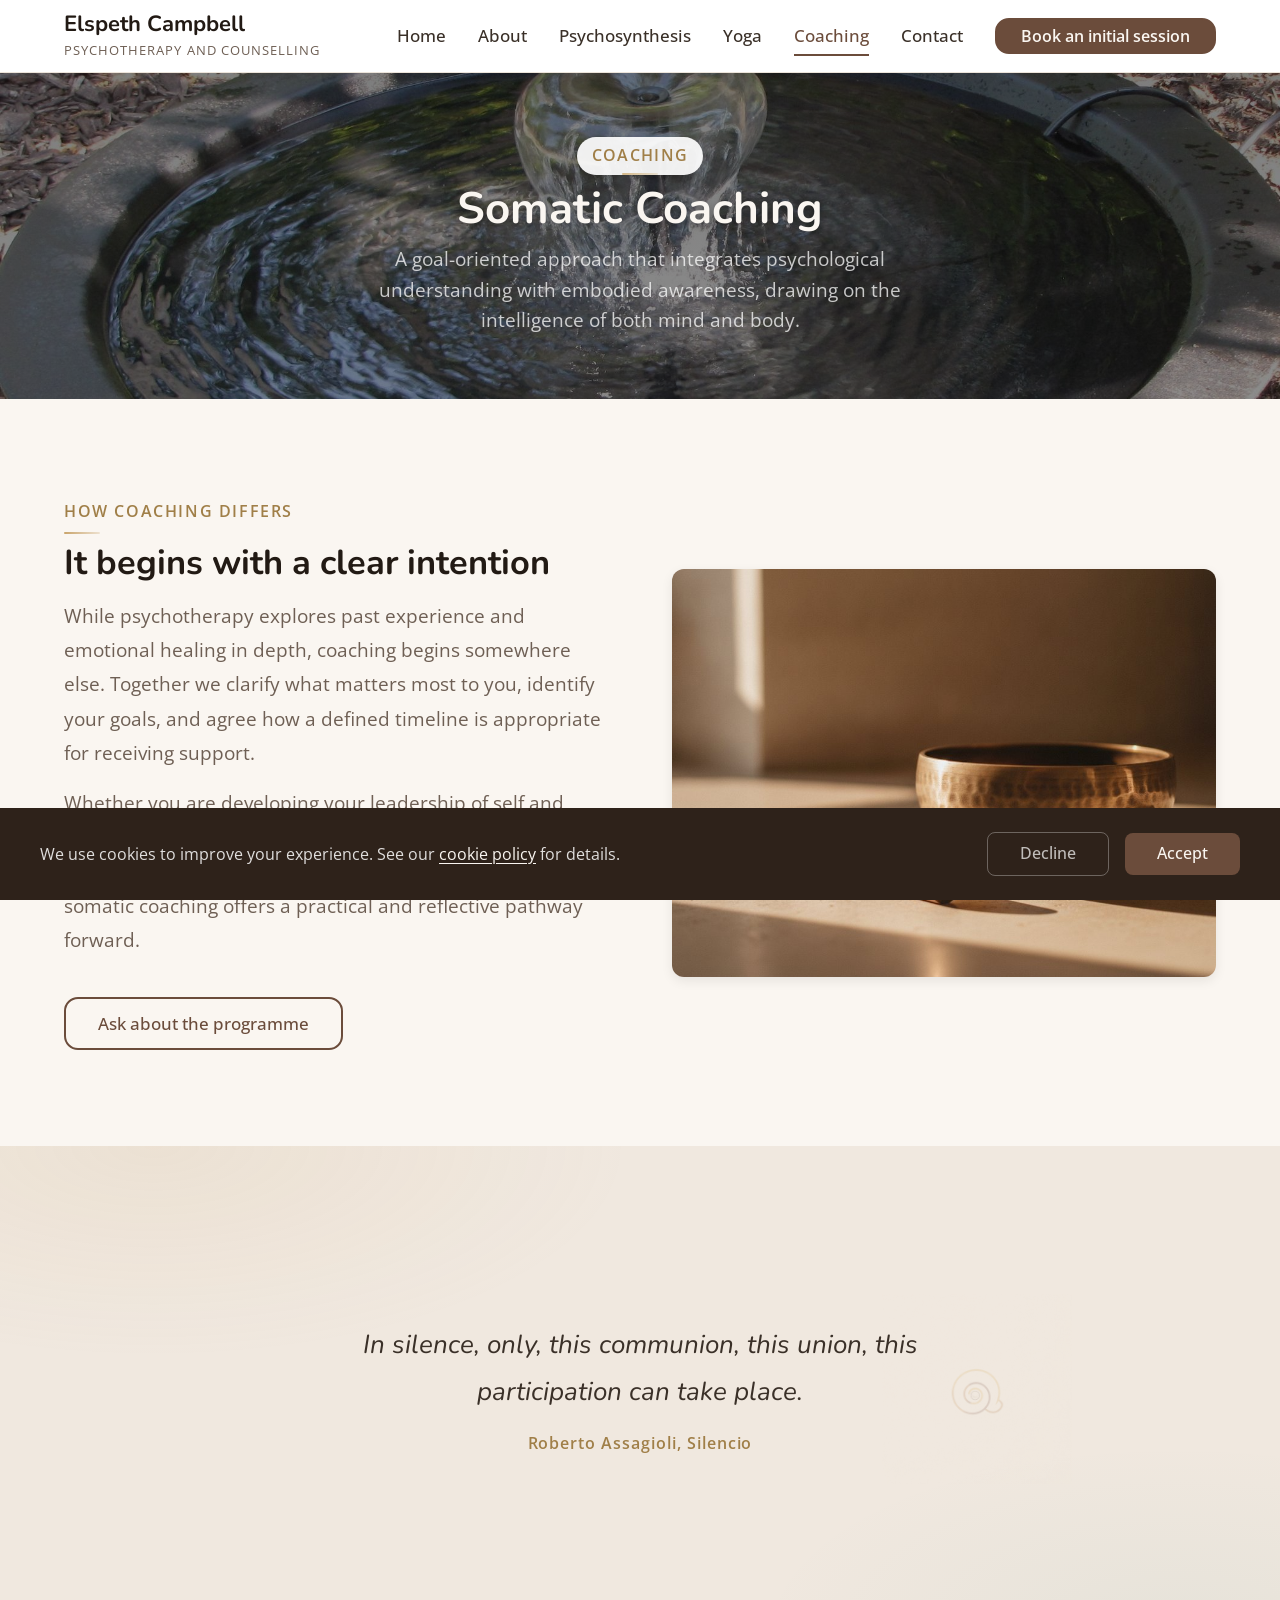
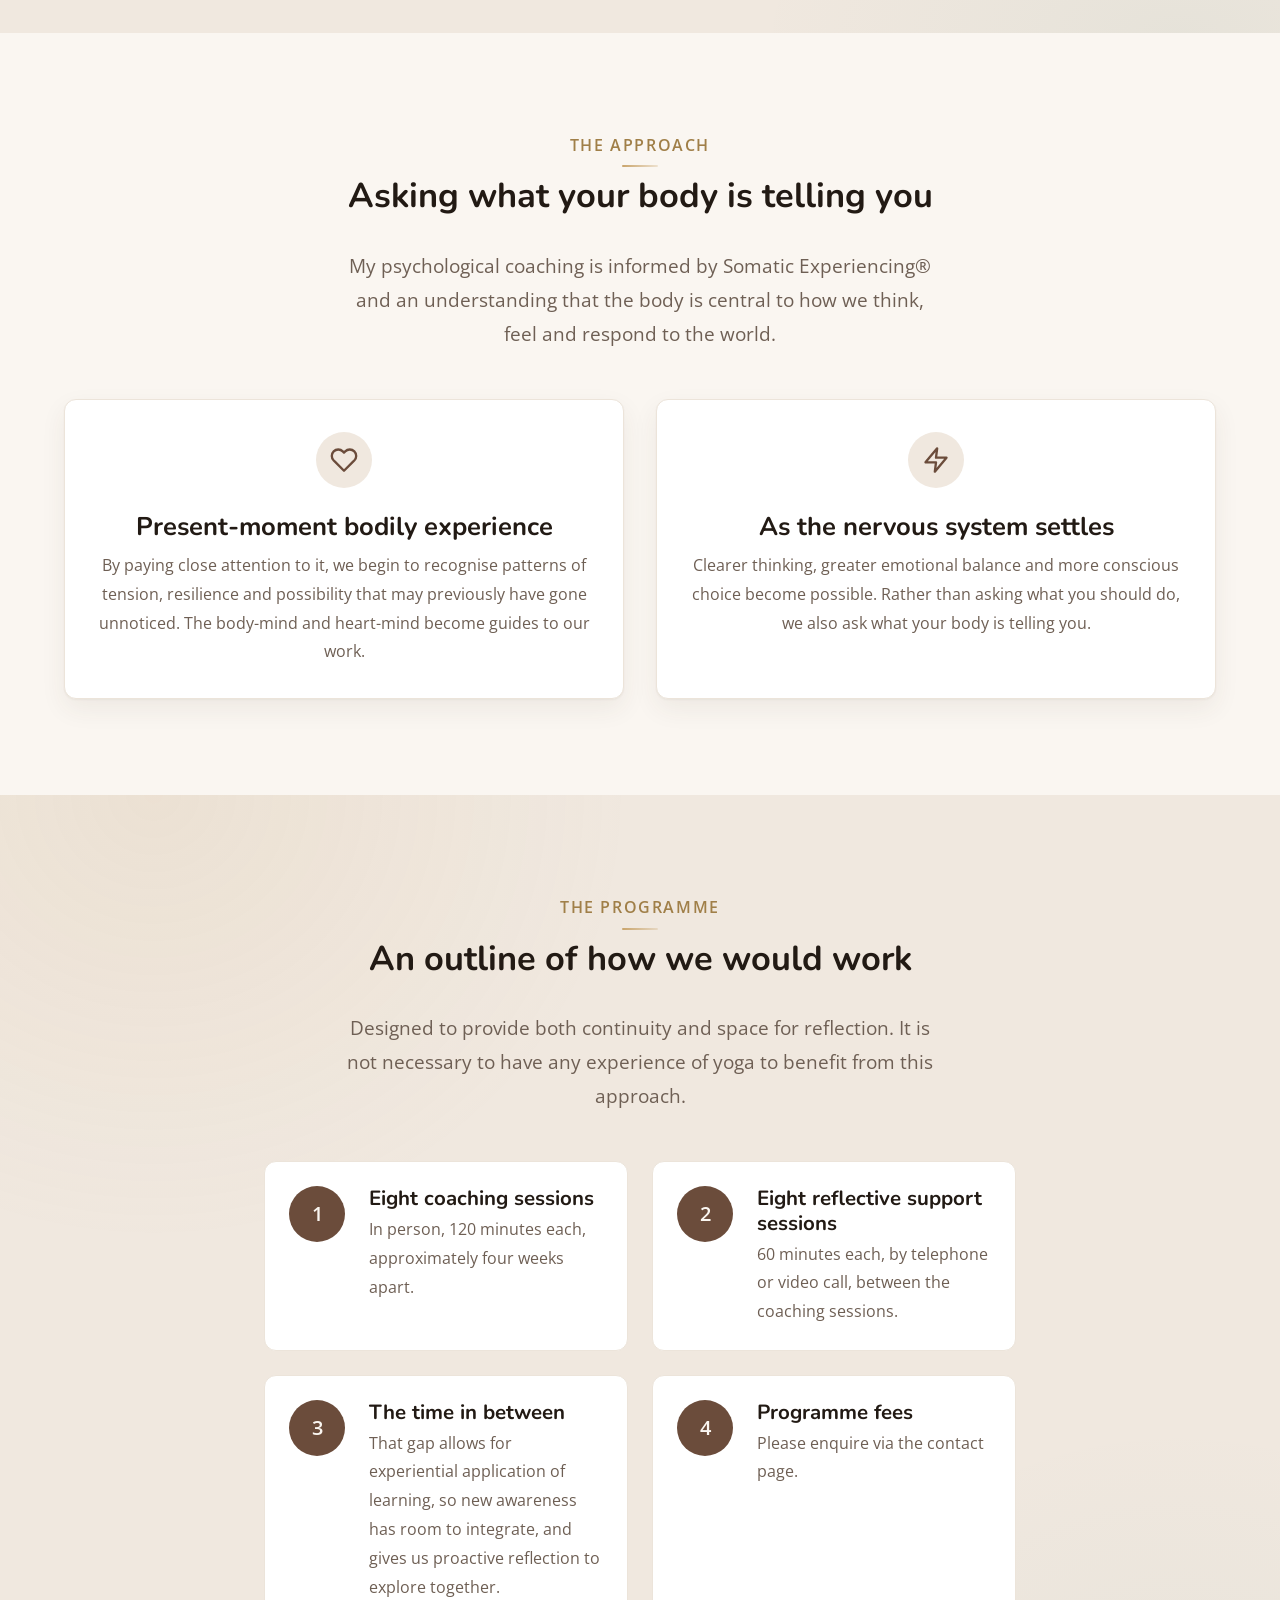
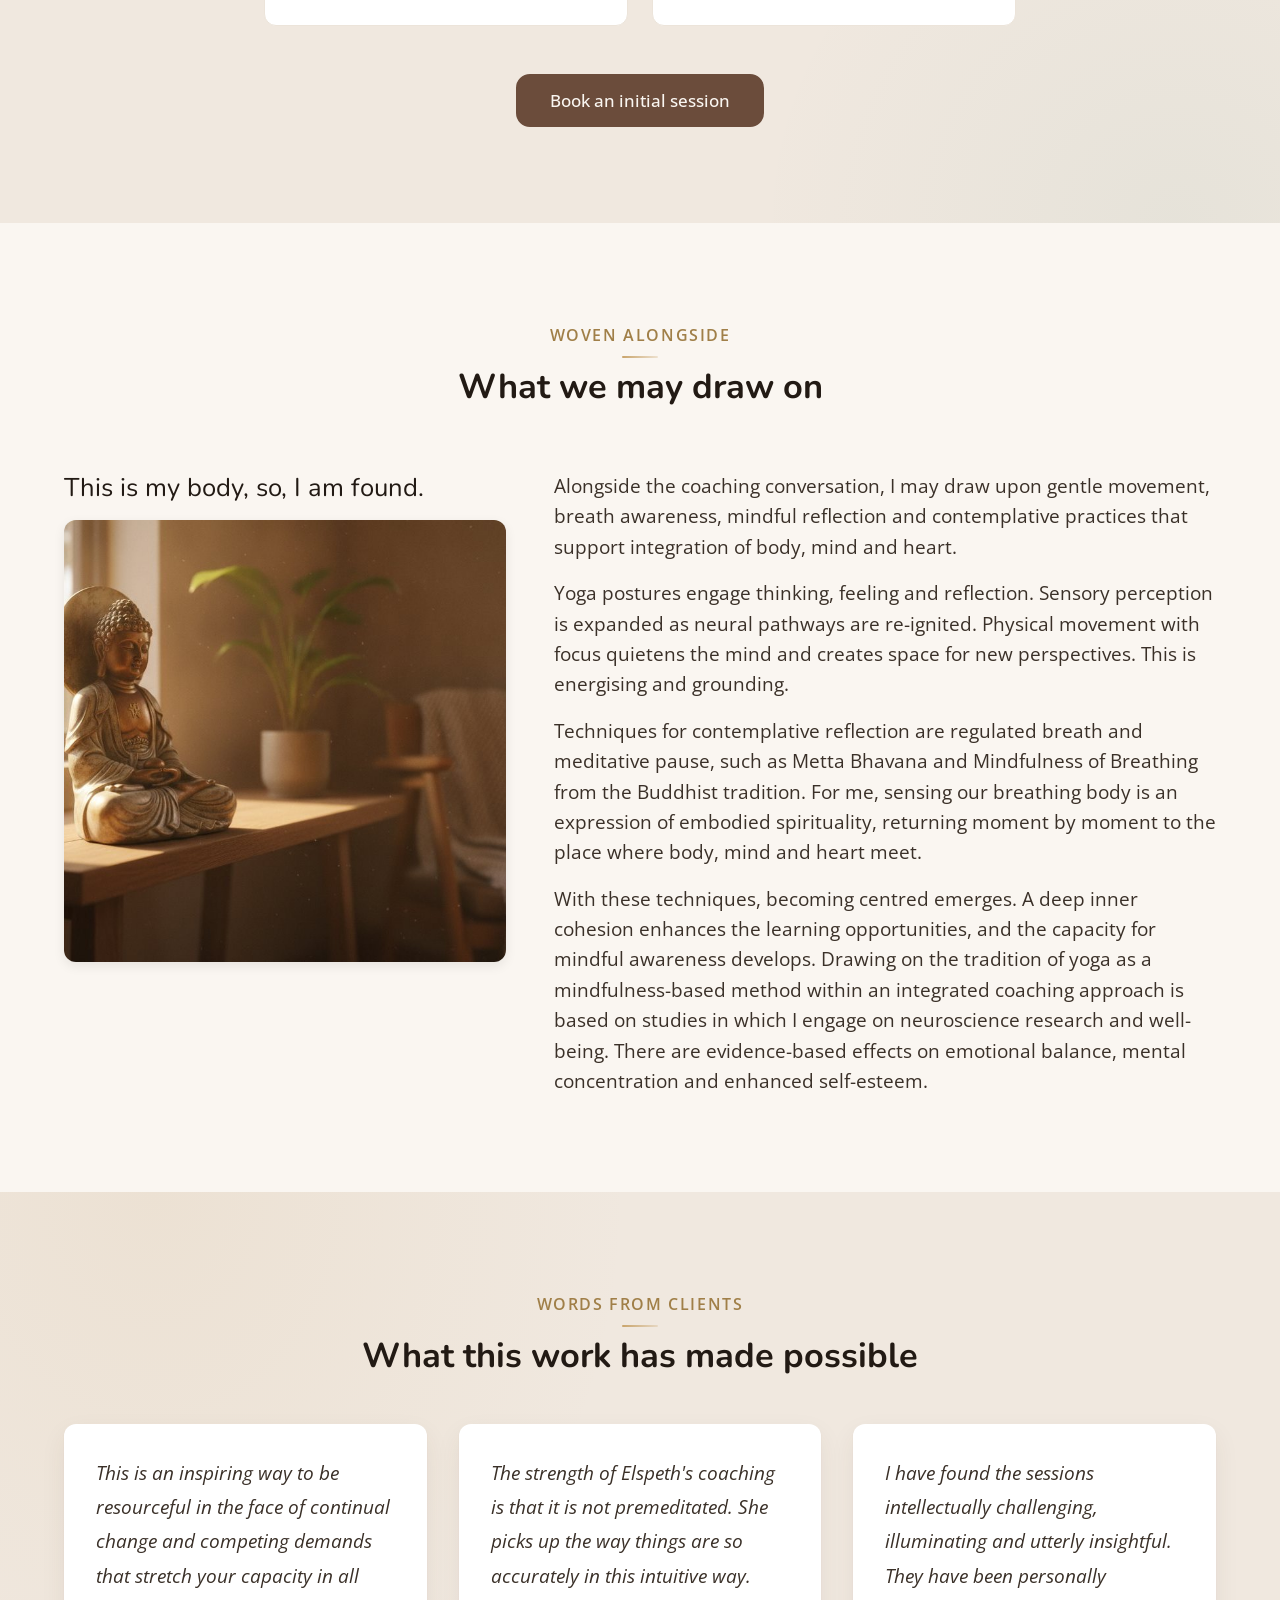
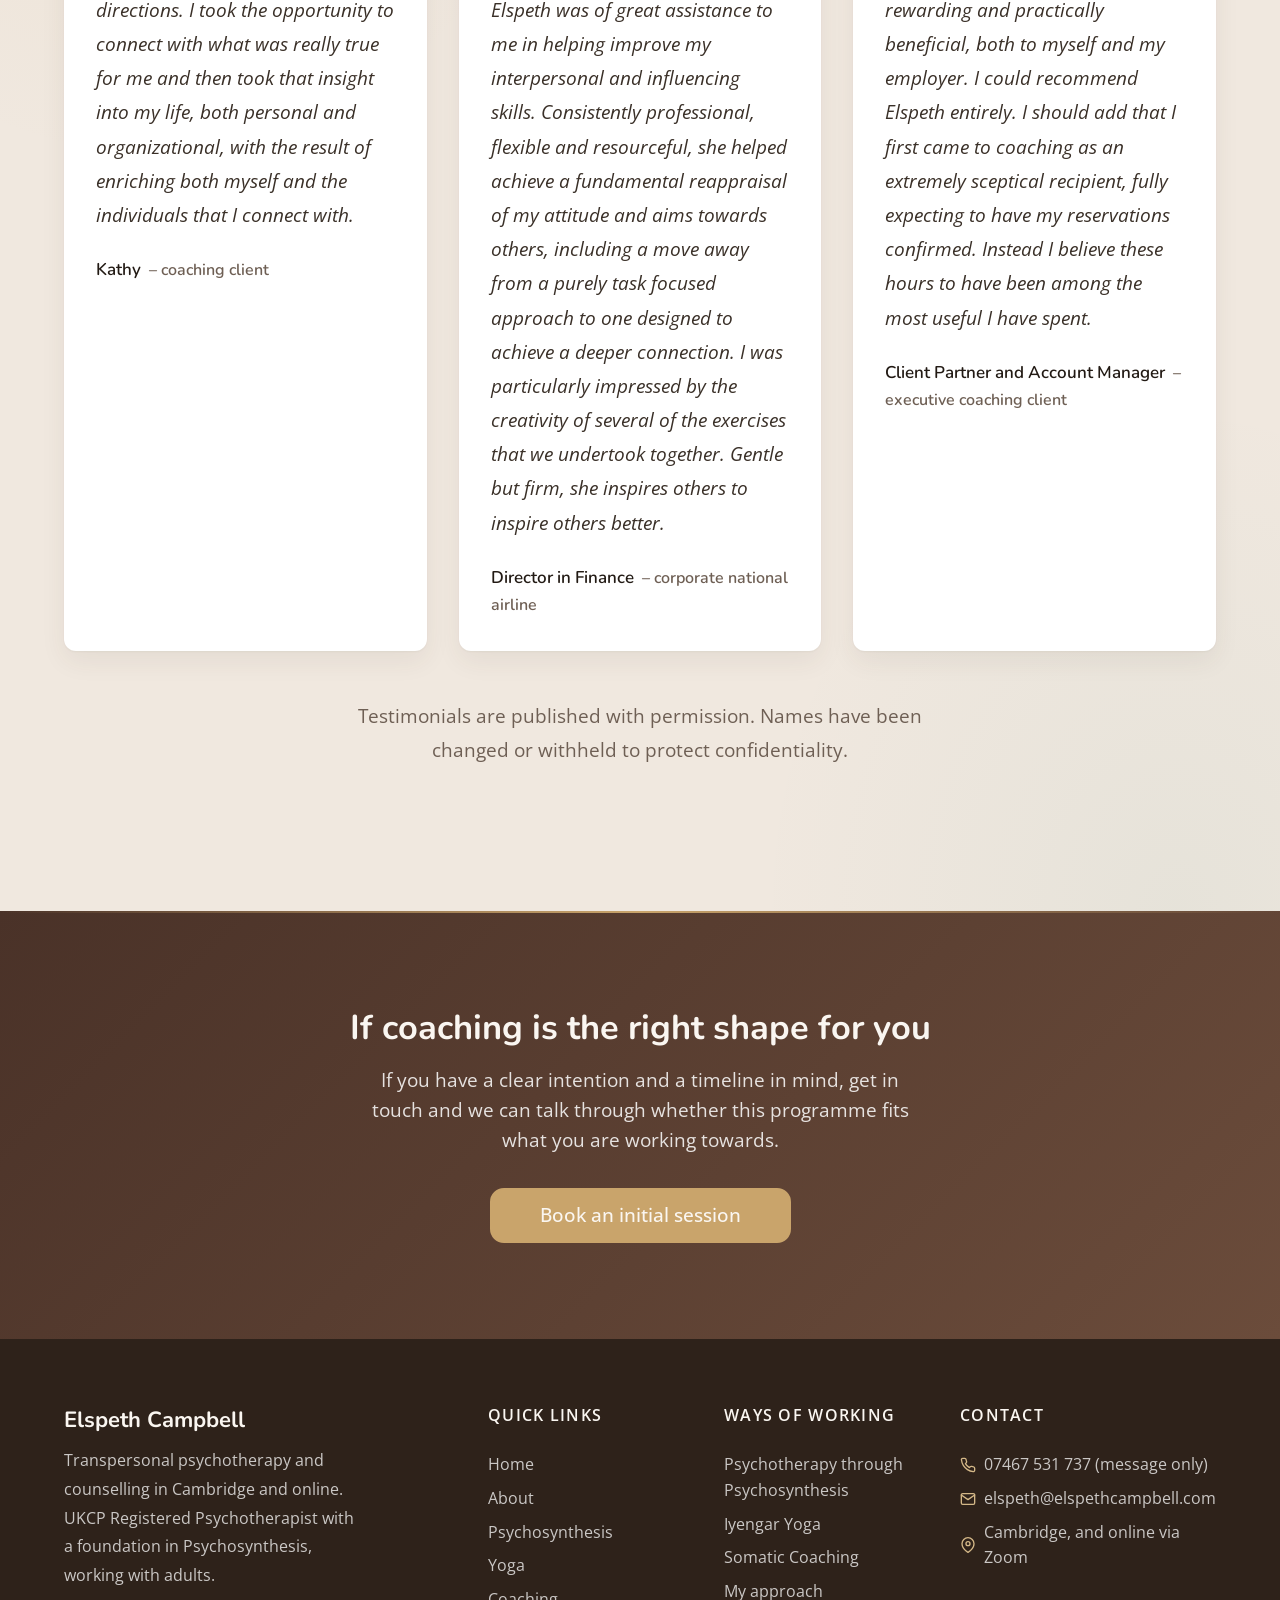
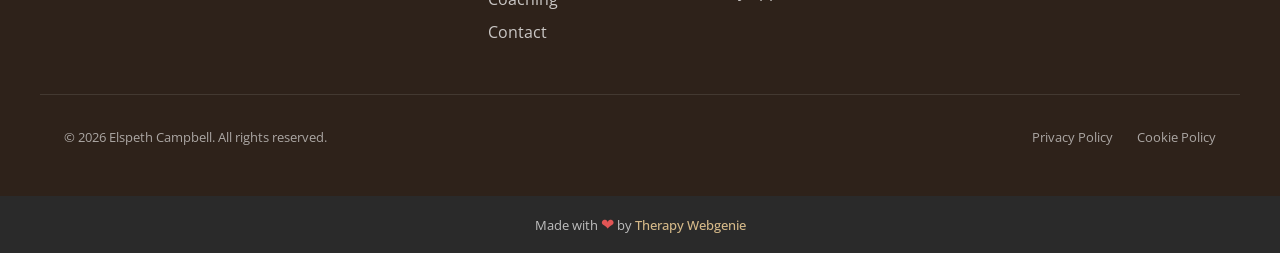
<file: coaching.html>
<!DOCTYPE html>
<html lang="en">
<head>
  <meta charset="UTF-8">
  <meta name="viewport" content="width=device-width, initial-scale=1.0">
  <meta name="description" content="Somatic coaching with Elspeth Campbell in Cambridge and online. Psychological understanding and embodied awareness, informed by Somatic Experiencing.">
  <meta name="author" content="Elspeth Campbell">
  <meta name="robots" content="max-image-preview:large">
  <title>Somatic Coaching in Cambridge | Elspeth Campbell</title>

  <link rel="canonical" href="https://www.elspethcampbell.com/coaching.html">

  <meta property="og:type" content="article">
  <meta property="og:url" content="https://www.elspethcampbell.com/coaching.html">
  <meta property="og:title" content="Somatic Coaching in Cambridge | Elspeth Campbell">
  <meta property="og:description" content="Somatic coaching with Elspeth Campbell in Cambridge and online. Psychological understanding and embodied awareness, informed by Somatic Experiencing.">
  <meta property="og:image" content="https://www.elspethcampbell.com/images/header-water-bowl-2.jpg">

  <meta name="twitter:card" content="summary_large_image">
  <meta name="twitter:title" content="Somatic Coaching in Cambridge | Elspeth Campbell">
  <meta name="twitter:description" content="Somatic coaching with Elspeth Campbell in Cambridge and online. Psychological understanding and embodied awareness, informed by Somatic Experiencing.">
  <meta name="twitter:image" content="https://www.elspethcampbell.com/images/header-water-bowl-2.jpg">

  <link rel="icon" href="images/favicon.png" type="image/png" sizes="96x96">
  <link rel="apple-touch-icon" href="images/apple-touch-icon.png">

  <link rel="preconnect" href="https://fonts.googleapis.com">
  <link rel="preconnect" href="https://fonts.gstatic.com" crossorigin>

  <link rel="stylesheet" href="css/base.css?v=20260917b">
  <link rel="stylesheet" href="css/components.css?v=20260917b">
  <link rel="stylesheet" href="css/theme.css?v=20260917b">
  <!-- PROFILE:schema -->
  <script type="application/ld+json">
  {
    "@context": "https://schema.org",
    "@type": "LocalBusiness",
    "name": "Elspeth Campbell",
    "description": "Transpersonal psychotherapy and counselling in Cambridge and online. UKCP Registered Psychotherapist with a foundation in Psychosynthesis, working with adults.",
    "url": "https://www.elspethcampbell.com",
    "telephone": "07467 531 737",
    "email": "elspeth@elspethcampbell.com",
    "address": {
      "@type": "PostalAddress",
      "addressLocality": "Cambridge",
      "addressCountry": "GB"
    },
    "areaServed": "Cambridge and online",
    "image": "https://www.elspethcampbell.com/images/elspeth-square.jpg"
  }
  </script>
  <!-- /PROFILE:schema -->
</head>
<body>

  <a href="#main" class="skip-link">Skip to main content</a>

  <!-- SECTION: nav -->
  <nav class="nav" role="navigation" aria-label="Main navigation">
    <div class="container nav__inner">
      <a href="index.html" class="nav__brand">
        <!-- PROFILE:logo --><!-- /PROFILE:logo -->
        <span class="nav__name"><!-- PROFILE:site_title -->Elspeth Campbell<!-- /PROFILE:site_title --></span>
        <span class="nav__title"><!-- PROFILE:site_slogan -->Psychotherapy and Counselling<!-- /PROFILE:site_slogan --></span>
      </a>
      <div class="nav__links">
        <a href="index.html" class="nav__link">Home</a>
        <a href="about.html" class="nav__link">About</a>
        <a href="psychosynthesis.html" class="nav__link">Psychosynthesis</a>
        <a href="yoga.html" class="nav__link">Yoga</a>
        <a href="coaching.html" class="nav__link nav__link--active">Coaching</a>
        <a href="contact.html" class="nav__link">Contact</a>
        <a href="contact.html" class="btn btn--primary nav__cta">Book an initial session</a>
      </div>
      <button class="nav__toggle" aria-label="Toggle menu" aria-expanded="false" aria-controls="mobile-menu">
        <span class="nav__toggle-bar"></span>
        <span class="nav__toggle-bar"></span>
        <span class="nav__toggle-bar"></span>
      </button>
    </div>
    <div class="nav__mobile" id="mobile-menu" role="menu">
      <a href="index.html" class="nav__link" role="menuitem">Home</a>
      <a href="about.html" class="nav__link" role="menuitem">About</a>
      <a href="psychosynthesis.html" class="nav__link" role="menuitem">Psychosynthesis</a>
      <a href="yoga.html" class="nav__link" role="menuitem">Yoga</a>
      <a href="coaching.html" class="nav__link nav__link--active" role="menuitem">Coaching</a>
      <a href="contact.html" class="nav__link" role="menuitem">Contact</a>
      <a href="contact.html" class="btn btn--primary" role="menuitem">Book an initial session</a>
    </div>
  </nav>
  <!-- /SECTION: nav -->

  <!-- Compact scroll header -->
  <div class="nav-scroll" aria-hidden="true">
    <div class="container nav-scroll__inner">
      <div class="nav-scroll__brand">
        <span class="nav-scroll__name"><!-- PROFILE:site_title -->Elspeth Campbell<!-- /PROFILE:site_title --></span>
        <span class="nav-scroll__title"><!-- PROFILE:site_slogan -->Psychotherapy and Counselling<!-- /PROFILE:site_slogan --></span>
      </div>
      <div class="nav-scroll__right">
        <a href="tel:07467531737" class="nav-scroll__phone">
          <svg xmlns="http://www.w3.org/2000/svg" viewBox="0 0 24 24" fill="none" stroke="currentColor" stroke-width="2" stroke-linecap="round" stroke-linejoin="round"><path d="M22 16.92v3a2 2 0 0 1-2.18 2 19.79 19.79 0 0 1-8.63-3.07 19.5 19.5 0 0 1-6-6 19.79 19.79 0 0 1-3.07-8.67A2 2 0 0 1 4.11 2h3a2 2 0 0 1 2 1.72c.127.96.361 1.903.7 2.81a2 2 0 0 1-.45 2.11L8.09 9.91a16 16 0 0 0 6 6l1.27-1.27a2 2 0 0 1 2.11-.45c.907.339 1.85.573 2.81.7A2 2 0 0 1 22 16.92z"></path></svg>
          07467 531 737
        </a>
        <a href="tel:07467531737" class="nav-scroll__phone-icon" aria-label="Call Elspeth">
          <svg xmlns="http://www.w3.org/2000/svg" viewBox="0 0 24 24" fill="none" stroke="currentColor" stroke-width="2" stroke-linecap="round" stroke-linejoin="round"><path d="M22 16.92v3a2 2 0 0 1-2.18 2 19.79 19.79 0 0 1-8.63-3.07 19.5 19.5 0 0 1-6-6 19.79 19.79 0 0 1-3.07-8.67A2 2 0 0 1 4.11 2h3a2 2 0 0 1 2 1.72c.127.96.361 1.903.7 2.81a2 2 0 0 1-.45 2.11L8.09 9.91a16 16 0 0 0 6 6l1.27-1.27a2 2 0 0 1 2.11-.45c.907.339 1.85.573 2.81.7A2 2 0 0 1 22 16.92z"></path></svg>
        </a>
        <button class="nav-scroll__toggle" aria-label="Toggle menu">
          <span class="nav-scroll__toggle-bar"></span>
          <span class="nav-scroll__toggle-bar"></span>
          <span class="nav-scroll__toggle-bar"></span>
        </button>
      </div>
    </div>
  </div>

  <main id="main">

    <!-- SECTION: page-header -->
    <section class="page-header page-header--image" style="background-image: url('images/header-water-bowl-2.jpg'); background-size: cover; background-position: center center;">
      <div class="container">
        <span class="section-label">Coaching</span>
        <h1>Somatic Coaching</h1>
        <p class="page-header__meta">A goal-oriented approach that integrates psychological understanding with embodied awareness, drawing on the intelligence of both mind and body.</p>
      </div>
    </section>
    <!-- /SECTION: page-header -->

    <!-- SECTION: intro -->
    <section class="section reveal">
      <div class="container split">
        <div class="split__text">
          <span class="section-label">How coaching differs</span>
          <h2>It begins with a clear intention</h2>
          <p>While psychotherapy explores past experience and emotional healing in depth, coaching begins somewhere else. Together we clarify what matters most to you, identify your goals, and agree how a defined timeline is appropriate for receiving support.</p>
          <p>Whether you are developing your leadership of self and others, enriching career and prospects, seeking greater wellbeing, or exploring questions of identity and purpose, somatic coaching offers a practical and reflective pathway forward.</p>
          <a href="contact.html" class="btn btn--secondary">Ask about the programme</a>
        </div>
        <img src="images/singing-bowl.jpg" alt="A hammered metal singing bowl with its wooden striker" class="split__image split__image--landscape" width="900" height="675" loading="lazy">
      </div>
    </section>
    <!-- /SECTION: intro -->

    <!-- SECTION: blockquote -->
    <section class="section section--alt reveal">
      <div class="container container--narrow text-center">
        <div class="blockquote blockquote--pull">
          <p class="blockquote__text">In silence, only, this communion, this union, this participation can take place.</p>
          <cite class="blockquote__cite">Roberto Assagioli, Silencio</cite>
        </div>
      </div>
    </section>
    <!-- /SECTION: blockquote -->

    <!-- SECTION: approach -->
    <section class="section reveal">
      <div class="container text-center">
        <span class="section-label">The approach</span>
        <h2>Asking what your body is telling you</h2>
        <p class="section-subtitle">My psychological coaching is informed by Somatic Experiencing&reg; and an understanding that the body is central to how we think, feel and respond to the world.</p>
      </div>
      <div class="container grid grid--2">
        <div class="icon-box icon-box--card">
          <div class="icon-box__icon"><svg xmlns="http://www.w3.org/2000/svg" viewBox="0 0 24 24" fill="none" stroke="currentColor" stroke-width="2" stroke-linecap="round" stroke-linejoin="round"><path d="M20.84 4.61a5.5 5.5 0 0 0-7.78 0L12 5.67l-1.06-1.06a5.5 5.5 0 0 0-7.78 7.78l1.06 1.06L12 21.23l7.78-7.78 1.06-1.06a5.5 5.5 0 0 0 0-7.78z"></path></svg></div>
          <h3 class="icon-box__title">Present-moment bodily experience</h3>
          <p class="icon-box__text">By paying close attention to it, we begin to recognise patterns of tension, resilience and possibility that may previously have gone unnoticed. The body-mind and heart-mind become guides to our work.</p>
        </div>
        <div class="icon-box icon-box--card">
          <div class="icon-box__icon"><svg xmlns="http://www.w3.org/2000/svg" viewBox="0 0 24 24" fill="none" stroke="currentColor" stroke-width="2" stroke-linecap="round" stroke-linejoin="round"><polygon points="13 2 3 14 12 14 11 22 21 10 12 10 13 2"></polygon></svg></div>
          <h3 class="icon-box__title">As the nervous system settles</h3>
          <p class="icon-box__text">Clearer thinking, greater emotional balance and more conscious choice become possible. Rather than asking what you should do, we also ask what your body is telling you.</p>
        </div>
      </div>
    </section>
    <!-- /SECTION: approach -->

    <!-- SECTION: programme -->
    <section class="section section--alt reveal">
      <div class="container text-center">
        <span class="section-label">The programme</span>
        <h2>An outline of how we would work</h2>
        <p class="section-subtitle">Designed to provide both continuity and space for reflection. It is not necessary to have any experience of yoga to benefit from this approach.</p>
      </div>
      <div class="container container--narrow reveal reveal-trigger">
        <div class="approach-grid">
          <div class="approach-item">
            <div class="approach-item__number">1</div>
            <h3>Eight coaching sessions</h3>
            <p>In person, 120 minutes each, approximately four weeks apart.</p>
          </div>
          <div class="approach-item">
            <div class="approach-item__number">2</div>
            <h3>Eight reflective support sessions</h3>
            <p>60 minutes each, by telephone or video call, between the coaching sessions.</p>
          </div>
          <div class="approach-item">
            <div class="approach-item__number">3</div>
            <h3>The time in between</h3>
            <p>That gap allows for experiential application of learning, so new awareness has room to integrate, and gives us proactive reflection to explore together.</p>
          </div>
          <div class="approach-item">
            <div class="approach-item__number">4</div>
            <h3>Programme fees</h3>
            <p>Please enquire via the contact page.</p>
          </div>
        </div>
      </div>
      <div class="container text-center section-footer">
        <a href="contact.html" class="btn btn--primary">Book an initial session</a>
      </div>
    </section>
    <!-- /SECTION: programme -->

    <!-- SECTION: my-story -->
    <section class="section reveal">
      <div class="container">
        <div class="story-split">
          <div class="story-split__heading text-center">
            <span class="section-label">Woven alongside</span>
            <h2 style="margin-bottom: var(--space-3xl);">What we may draw on</h2>
          </div>
          <div class="story-split__body">
            <div class="story-split__lead">
              <h3>This is my body, so, I am found.</h3>
              <img src="images/bodhisattva-square.jpg" alt="A small seated bodhisattva sculpture in a quiet interior" class="split__image split__image--square" width="675" height="675" loading="lazy">
            </div>
            <div class="story-split__text">
              <p>Alongside the coaching conversation, I may draw upon gentle movement, breath awareness, mindful reflection and contemplative practices that support integration of body, mind and heart.</p>
              <p>Yoga postures engage thinking, feeling and reflection. Sensory perception is expanded as neural pathways are re-ignited. Physical movement with focus quietens the mind and creates space for new perspectives. This is energising and grounding.</p>
              <p>Techniques for contemplative reflection are regulated breath and meditative pause, such as Metta Bhavana and Mindfulness of Breathing from the Buddhist tradition. For me, sensing our breathing body is an expression of embodied spirituality, returning moment by moment to the place where body, mind and heart meet.</p>
              <p>With these techniques, becoming centred emerges. A deep inner cohesion enhances the learning opportunities, and the capacity for mindful awareness develops. Drawing on the tradition of yoga as a mindfulness-based method within an integrated coaching approach is based on studies in which I engage on neuroscience research and well-being. There are evidence-based effects on emotional balance, mental concentration and enhanced self-esteem.</p>
            </div>
          </div>
        </div>
      </div>
    </section>
    <!-- /SECTION: my-story -->

    <!-- SECTION: testimonials -->
    <section class="section section--alt">
      <div class="container text-center">
        <span class="section-label">Words from clients</span>
        <h2>What this work has made possible</h2>
      </div>
      <div class="container grid grid--3">
        <div class="testimonial testimonial--card">
          <p class="testimonial__quote">This is an inspiring way to be resourceful in the face of continual change and competing demands that stretch your capacity in all directions. I took the opportunity to connect with what was really true for me and then took that insight into my life, both personal and organizational, with the result of enriching both myself and the individuals that I connect with.</p>
          <p class="testimonial__author">Kathy <span class="testimonial__detail" style="display:inline; margin-left: 0.25em;">&ndash; coaching client</span></p>
        </div>
        <div class="testimonial testimonial--card">
          <p class="testimonial__quote">The strength of Elspeth's coaching is that it is not premeditated. She picks up the way things are so accurately in this intuitive way. Elspeth was of great assistance to me in helping improve my interpersonal and influencing skills. Consistently professional, flexible and resourceful, she helped achieve a fundamental reappraisal of my attitude and aims towards others, including a move away from a purely task focused approach to one designed to achieve a deeper connection. I was particularly impressed by the creativity of several of the exercises that we undertook together. Gentle but firm, she inspires others to inspire others better.</p>
          <p class="testimonial__author">Director in Finance <span class="testimonial__detail" style="display:inline; margin-left: 0.25em;">&ndash; corporate national airline</span></p>
        </div>
        <div class="testimonial testimonial--card">
          <p class="testimonial__quote">I have found the sessions intellectually challenging, illuminating and utterly insightful. They have been personally rewarding and practically beneficial, both to myself and my employer. I could recommend Elspeth entirely. I should add that I first came to coaching as an extremely sceptical recipient, fully expecting to have my reservations confirmed. Instead I believe these hours to have been among the most useful I have spent.</p>
          <p class="testimonial__author">Client Partner and Account Manager <span class="testimonial__detail" style="display:inline; margin-left: 0.25em;">&ndash; executive coaching client</span></p>
        </div>
      </div>
      <div class="container text-center section-footer">
        <p class="section-subtitle">Testimonials are published with permission. Names have been changed or withheld to protect confidentiality.</p>
      </div>
    </section>
    <!-- /SECTION: testimonials -->

    <!-- SECTION: cta -->
    <section class="section cta-banner">
      <div class="container text-center">
        <h2>If coaching is the right shape for you</h2>
        <p>If you have a clear intention and a timeline in mind, get in touch and we can talk through whether this programme fits what you are working towards.</p>
        <a href="contact.html" class="btn btn--accent">Book an initial session</a>
      </div>
    </section>
    <!-- /SECTION: cta -->

  </main>

  <!-- SECTION: footer -->
  <footer class="footer">
    <div class="container footer__inner">
      <div class="footer__brand">
        <p class="footer__brand-name">Elspeth Campbell</p>
        <p class="footer__brand-text">Transpersonal psychotherapy and counselling in Cambridge and online. UKCP Registered Psychotherapist with a foundation in Psychosynthesis, working with adults.</p>
      </div>
      <div class="footer__col">
        <p class="footer__heading">Quick Links</p>
        <div class="footer__links">
          <a href="index.html" class="footer__link">Home</a>
          <a href="about.html" class="footer__link">About</a>
          <a href="psychosynthesis.html" class="footer__link">Psychosynthesis</a>
          <a href="yoga.html" class="footer__link">Yoga</a>
          <a href="coaching.html" class="footer__link">Coaching</a>
          <a href="contact.html" class="footer__link">Contact</a>
        </div>
      </div>
      <div class="footer__col">
        <p class="footer__heading">Ways of working</p>
        <div class="footer__links">
          <a href="psychosynthesis.html" class="footer__link">Psychotherapy through Psychosynthesis</a>
          <a href="yoga.html" class="footer__link">Iyengar Yoga</a>
          <a href="coaching.html" class="footer__link">Somatic Coaching</a>
          <a href="about.html" class="footer__link">My approach</a>
        </div>
      </div>
      <div class="footer__col">
        <p class="footer__heading">Contact</p>
        <div class="footer__contact-item">
          <svg xmlns="http://www.w3.org/2000/svg" viewBox="0 0 24 24" fill="none" stroke="currentColor" stroke-width="2" stroke-linecap="round" stroke-linejoin="round"><path d="M22 16.92v3a2 2 0 0 1-2.18 2 19.79 19.79 0 0 1-8.63-3.07 19.5 19.5 0 0 1-6-6 19.79 19.79 0 0 1-3.07-8.67A2 2 0 0 1 4.11 2h3a2 2 0 0 1 2 1.72 12.84 12.84 0 0 0 .7 2.81 2 2 0 0 1-.45 2.11L8.09 9.91a16 16 0 0 0 6 6l1.27-1.27a2 2 0 0 1 2.11-.45 12.84 12.84 0 0 0 2.81.7A2 2 0 0 1 22 16.92z"></path></svg>
          <!-- PROFILE:phone_landline --><span>07467 531 737 (message only)</span><!-- /PROFILE:phone_landline -->
        </div>
        <div class="footer__contact-item">
          <svg xmlns="http://www.w3.org/2000/svg" viewBox="0 0 24 24" fill="none" stroke="currentColor" stroke-width="2" stroke-linecap="round" stroke-linejoin="round"><path d="M4 4h16c1.1 0 2 .9 2 2v12c0 1.1-.9 2-2 2H4c-1.1 0-2-.9-2-2V6c0-1.1.9-2 2-2z"></path><polyline points="22,6 12,13 2,6"></polyline></svg>
          <!-- PROFILE:email --><a href="mailto:elspeth@elspethcampbell.com">elspeth@elspethcampbell.com</a><!-- /PROFILE:email -->
        </div>
        <div class="footer__contact-item">
          <svg xmlns="http://www.w3.org/2000/svg" viewBox="0 0 24 24" fill="none" stroke="currentColor" stroke-width="2" stroke-linecap="round" stroke-linejoin="round"><path d="M21 10c0 7-9 13-9 13s-9-6-9-13a9 9 0 0 1 18 0z"></path><circle cx="12" cy="10" r="3"></circle></svg>
          <!-- PROFILE:address --><span>Cambridge, and online via Zoom</span><!-- /PROFILE:address -->
        </div>
      </div>
    </div>
    <div class="container footer__bottom">
      <p class="footer__copyright">&copy; 2026 Elspeth Campbell. All rights reserved.</p>
      <div class="footer__legal">
        <a href="privacy.html">Privacy Policy</a>
        <a href="cookies-policy.html">Cookie Policy</a>
      </div>
    </div>
  </footer>
  <!-- /SECTION: footer -->

  <div class="site-credit">
    <p>Made with <span class="site-credit__heart" aria-label="love">&#10084;</span> by <a href="https://www.therapywebgenie.com" target="_blank" rel="noopener">Therapy Webgenie</a></p>
  </div>

  <!-- Cookie Consent -->
  <div class="cookie-banner" role="dialog" aria-label="Cookie consent">
    <div class="cookie-banner__inner">
      <p class="cookie-banner__text">We use cookies to improve your experience. See our <a href="cookies-policy.html">cookie policy</a> for details.</p>
      <div class="cookie-banner__buttons"><button class="cookie-banner__accept">Accept</button><button class="cookie-banner__decline">Decline</button></div>
    </div>
  </div>

  <!-- Back to Top -->
  <button class="back-to-top" aria-label="Back to top">
    <svg xmlns="http://www.w3.org/2000/svg" viewBox="0 0 24 24" fill="none" stroke="currentColor" stroke-width="2" stroke-linecap="round" stroke-linejoin="round"><polyline points="18 15 12 9 6 15"></polyline></svg>
  </button>

  <script src="js/main.js"></script>
</body>
</html>
</file>
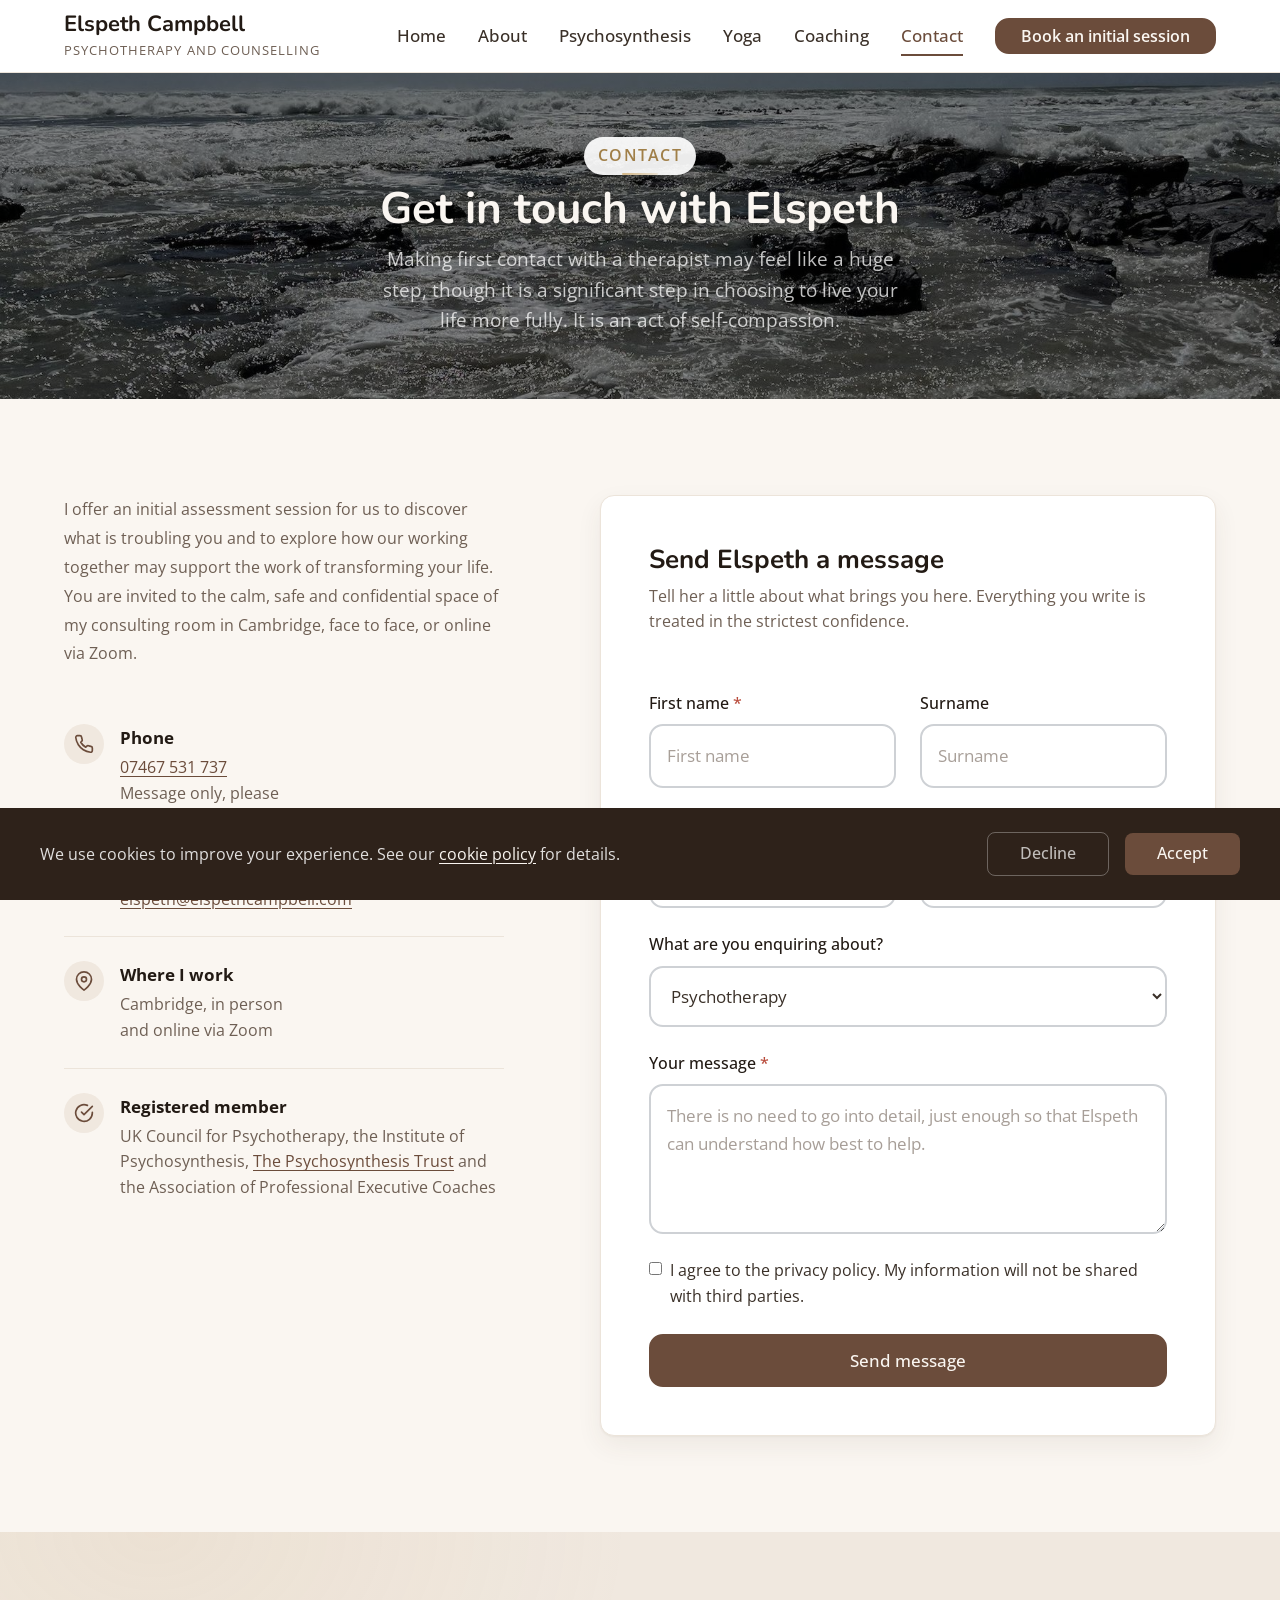
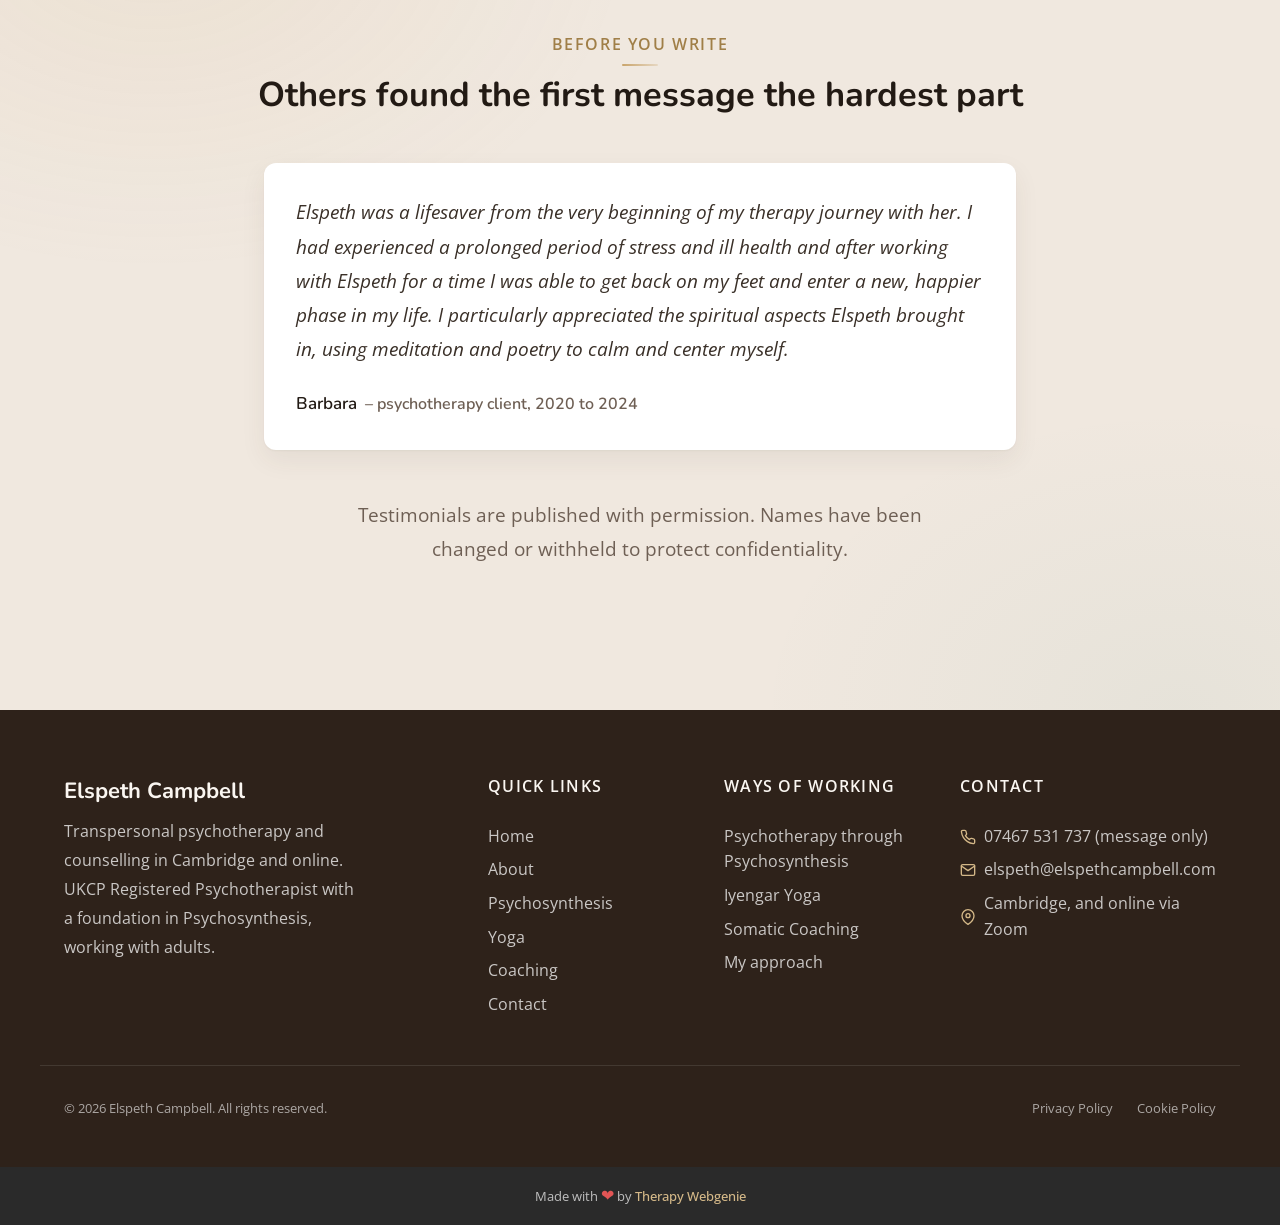
<file: contact.html>
<!DOCTYPE html>
<html lang="en">
<head>
  <meta charset="UTF-8">
  <meta name="viewport" content="width=device-width, initial-scale=1.0">
  <meta name="description" content="Contact Elspeth Campbell to arrange an initial assessment session. Psychotherapy, yoga and coaching in Cambridge and online via Zoom.">
  <meta name="author" content="Elspeth Campbell">
  <meta name="robots" content="max-image-preview:large">
  <title>Contact Elspeth Campbell | Psychotherapy in Cambridge</title>

  <link rel="canonical" href="https://www.elspethcampbell.com/contact.html">

  <meta property="og:type" content="website">
  <meta property="og:url" content="https://www.elspethcampbell.com/contact.html">
  <meta property="og:title" content="Contact Elspeth Campbell | Psychotherapy in Cambridge">
  <meta property="og:description" content="Contact Elspeth Campbell to arrange an initial assessment session. Psychotherapy, yoga and coaching in Cambridge and online via Zoom.">
  <meta property="og:image" content="https://www.elspethcampbell.com/images/header-shore.jpg">

  <meta name="twitter:card" content="summary_large_image">
  <meta name="twitter:title" content="Contact Elspeth Campbell | Psychotherapy in Cambridge">
  <meta name="twitter:description" content="Contact Elspeth Campbell to arrange an initial assessment session. Psychotherapy, yoga and coaching in Cambridge and online via Zoom.">
  <meta name="twitter:image" content="https://www.elspethcampbell.com/images/header-shore.jpg">

  <link rel="icon" href="images/favicon.png" type="image/png" sizes="96x96">
  <link rel="apple-touch-icon" href="images/apple-touch-icon.png">

  <link rel="preconnect" href="https://fonts.googleapis.com">
  <link rel="preconnect" href="https://fonts.gstatic.com" crossorigin>

  <link rel="stylesheet" href="css/base.css?v=20260917b">
  <link rel="stylesheet" href="css/components.css?v=20260917b">
  <link rel="stylesheet" href="css/theme.css?v=20260917b">
  <!-- PROFILE:schema -->
  <script type="application/ld+json">
  {
    "@context": "https://schema.org",
    "@type": "LocalBusiness",
    "name": "Elspeth Campbell",
    "description": "Transpersonal psychotherapy and counselling in Cambridge and online. UKCP Registered Psychotherapist with a foundation in Psychosynthesis, working with adults.",
    "url": "https://www.elspethcampbell.com",
    "telephone": "07467 531 737",
    "email": "elspeth@elspethcampbell.com",
    "address": {
      "@type": "PostalAddress",
      "addressLocality": "Cambridge",
      "addressCountry": "GB"
    },
    "areaServed": "Cambridge and online",
    "image": "https://www.elspethcampbell.com/images/elspeth-square.jpg"
  }
  </script>
  <!-- /PROFILE:schema -->
</head>
<body>

  <a href="#main" class="skip-link">Skip to main content</a>

  <!-- SECTION: nav -->
  <nav class="nav" role="navigation" aria-label="Main navigation">
    <div class="container nav__inner">
      <a href="index.html" class="nav__brand">
        <!-- PROFILE:logo --><!-- /PROFILE:logo -->
        <span class="nav__name"><!-- PROFILE:site_title -->Elspeth Campbell<!-- /PROFILE:site_title --></span>
        <span class="nav__title"><!-- PROFILE:site_slogan -->Psychotherapy and Counselling<!-- /PROFILE:site_slogan --></span>
      </a>
      <div class="nav__links">
        <a href="index.html" class="nav__link">Home</a>
        <a href="about.html" class="nav__link">About</a>
        <a href="psychosynthesis.html" class="nav__link">Psychosynthesis</a>
        <a href="yoga.html" class="nav__link">Yoga</a>
        <a href="coaching.html" class="nav__link">Coaching</a>
        <a href="contact.html" class="nav__link nav__link--active">Contact</a>
        <a href="contact.html" class="btn btn--primary nav__cta">Book an initial session</a>
      </div>
      <button class="nav__toggle" aria-label="Toggle menu" aria-expanded="false" aria-controls="mobile-menu">
        <span class="nav__toggle-bar"></span>
        <span class="nav__toggle-bar"></span>
        <span class="nav__toggle-bar"></span>
      </button>
    </div>
    <div class="nav__mobile" id="mobile-menu" role="menu">
      <a href="index.html" class="nav__link" role="menuitem">Home</a>
      <a href="about.html" class="nav__link" role="menuitem">About</a>
      <a href="psychosynthesis.html" class="nav__link" role="menuitem">Psychosynthesis</a>
      <a href="yoga.html" class="nav__link" role="menuitem">Yoga</a>
      <a href="coaching.html" class="nav__link" role="menuitem">Coaching</a>
      <a href="contact.html" class="nav__link nav__link--active" role="menuitem">Contact</a>
      <a href="contact.html" class="btn btn--primary" role="menuitem">Book an initial session</a>
    </div>
  </nav>
  <!-- /SECTION: nav -->

  <!-- Compact scroll header -->
  <div class="nav-scroll" aria-hidden="true">
    <div class="container nav-scroll__inner">
      <div class="nav-scroll__brand">
        <span class="nav-scroll__name"><!-- PROFILE:site_title -->Elspeth Campbell<!-- /PROFILE:site_title --></span>
        <span class="nav-scroll__title"><!-- PROFILE:site_slogan -->Psychotherapy and Counselling<!-- /PROFILE:site_slogan --></span>
      </div>
      <div class="nav-scroll__right">
        <a href="tel:07467531737" class="nav-scroll__phone">
          <svg xmlns="http://www.w3.org/2000/svg" viewBox="0 0 24 24" fill="none" stroke="currentColor" stroke-width="2" stroke-linecap="round" stroke-linejoin="round"><path d="M22 16.92v3a2 2 0 0 1-2.18 2 19.79 19.79 0 0 1-8.63-3.07 19.5 19.5 0 0 1-6-6 19.79 19.79 0 0 1-3.07-8.67A2 2 0 0 1 4.11 2h3a2 2 0 0 1 2 1.72c.127.96.361 1.903.7 2.81a2 2 0 0 1-.45 2.11L8.09 9.91a16 16 0 0 0 6 6l1.27-1.27a2 2 0 0 1 2.11-.45c.907.339 1.85.573 2.81.7A2 2 0 0 1 22 16.92z"></path></svg>
          07467 531 737
        </a>
        <a href="tel:07467531737" class="nav-scroll__phone-icon" aria-label="Call Elspeth">
          <svg xmlns="http://www.w3.org/2000/svg" viewBox="0 0 24 24" fill="none" stroke="currentColor" stroke-width="2" stroke-linecap="round" stroke-linejoin="round"><path d="M22 16.92v3a2 2 0 0 1-2.18 2 19.79 19.79 0 0 1-8.63-3.07 19.5 19.5 0 0 1-6-6 19.79 19.79 0 0 1-3.07-8.67A2 2 0 0 1 4.11 2h3a2 2 0 0 1 2 1.72c.127.96.361 1.903.7 2.81a2 2 0 0 1-.45 2.11L8.09 9.91a16 16 0 0 0 6 6l1.27-1.27a2 2 0 0 1 2.11-.45c.907.339 1.85.573 2.81.7A2 2 0 0 1 22 16.92z"></path></svg>
        </a>
        <button class="nav-scroll__toggle" aria-label="Toggle menu">
          <span class="nav-scroll__toggle-bar"></span>
          <span class="nav-scroll__toggle-bar"></span>
          <span class="nav-scroll__toggle-bar"></span>
        </button>
      </div>
    </div>
  </div>

  <main id="main">

    <!-- SECTION: page-header -->
    <section class="page-header page-header--image" style="background-image: url('images/header-shore.jpg'); background-size: cover; background-position: center center;">
      <div class="container">
        <span class="section-label">Contact</span>
        <h1>Get in touch with Elspeth</h1>
        <p class="page-header__meta">Making first contact with a therapist may feel like a huge step, though it is a significant step in choosing to live your life more fully. It is an act of self-compassion.</p>
      </div>
    </section>
    <!-- /SECTION: page-header -->

    <!-- SECTION: contact -->
    <section class="section reveal">
      <div class="container contact-grid">

        <div class="contact-info">
          <p class="contact-info__intro">I offer an initial assessment session for us to discover what is troubling you and to explore how our working together may support the work of transforming your life. You are invited to the calm, safe and confidential space of my consulting room in Cambridge, face to face, or online via Zoom.</p>

          <div class="contact-info__item">
            <div class="contact-info__icon"><svg xmlns="http://www.w3.org/2000/svg" viewBox="0 0 24 24" fill="none" stroke="currentColor" stroke-width="2" stroke-linecap="round" stroke-linejoin="round"><path d="M22 16.92v3a2 2 0 0 1-2.18 2 19.79 19.79 0 0 1-8.63-3.07 19.5 19.5 0 0 1-6-6 19.79 19.79 0 0 1-3.07-8.67A2 2 0 0 1 4.11 2h3a2 2 0 0 1 2 1.72 12.84 12.84 0 0 0 .7 2.81 2 2 0 0 1-.45 2.11L8.09 9.91a16 16 0 0 0 6 6l1.27-1.27a2 2 0 0 1 2.11-.45 12.84 12.84 0 0 0 2.81.7A2 2 0 0 1 22 16.92z"></path></svg></div>
            <div>
              <p class="contact-info__label">Phone</p>
              <p class="contact-info__value"><!-- PROFILE:phone_landline --><a href="tel:07467531737">07467 531 737</a><!-- /PROFILE:phone_landline --><br>Message only, please</p>
            </div>
          </div>

          <div class="contact-info__item">
            <div class="contact-info__icon"><svg xmlns="http://www.w3.org/2000/svg" viewBox="0 0 24 24" fill="none" stroke="currentColor" stroke-width="2" stroke-linecap="round" stroke-linejoin="round"><path d="M4 4h16c1.1 0 2 .9 2 2v12c0 1.1-.9 2-2 2H4c-1.1 0-2-.9-2-2V6c0-1.1.9-2 2-2z"></path><polyline points="22,6 12,13 2,6"></polyline></svg></div>
            <div>
              <p class="contact-info__label">Email</p>
              <p class="contact-info__value"><a href="mailto:elspeth@elspethcampbell.com">elspeth@elspethcampbell.com</a></p>
            </div>
          </div>

          <div class="contact-info__item">
            <div class="contact-info__icon"><svg xmlns="http://www.w3.org/2000/svg" viewBox="0 0 24 24" fill="none" stroke="currentColor" stroke-width="2" stroke-linecap="round" stroke-linejoin="round"><path d="M21 10c0 7-9 13-9 13s-9-6-9-13a9 9 0 0 1 18 0z"></path><circle cx="12" cy="10" r="3"></circle></svg></div>
            <div>
              <p class="contact-info__label">Where I work</p>
              <p class="contact-info__value">Cambridge, in person<br>and online via Zoom</p>
            </div>
          </div>

          <div class="contact-info__item">
            <div class="contact-info__icon"><svg xmlns="http://www.w3.org/2000/svg" viewBox="0 0 24 24" fill="none" stroke="currentColor" stroke-width="2" stroke-linecap="round" stroke-linejoin="round"><path d="M22 11.08V12a10 10 0 1 1-5.93-9.14"></path><polyline points="22 4 12 14.01 9 11.01"></polyline></svg></div>
            <div>
              <p class="contact-info__label">Registered member</p>
              <p class="contact-info__value">UK Council for Psychotherapy, the Institute of Psychosynthesis, <a href="https://psychosynthesistrust.org.uk/directory/elspeth-campbell/" target="_blank" rel="noopener">The Psychosynthesis Trust</a> and the Association of Professional Executive Coaches</p>
            </div>
          </div>
        </div>

        <div class="contact-form-wrap">
          <div class="card contact-form-card">
            <h2>Send Elspeth a message</h2>
            <p>Tell her a little about what brings you here. Everything you write is treated in the strictest confidence.</p>
            <form class="form" action="https://editmy.site/api/form/{site_id}" method="POST">
              <div style="display:none"><input type="text" name="_hp" tabindex="-1" autocomplete="off"></div>
              <input type="hidden" name="_t" value="">
              <input type="hidden" name="_page" value="">
              <div class="form__row">
                <div class="form__group">
                  <label for="name" class="form__label form__label--required">First name</label>
                  <input type="text" id="name" name="name" class="form__input" placeholder="First name" required autocomplete="given-name">
                </div>
                <div class="form__group">
                  <label for="surname" class="form__label">Surname</label>
                  <input type="text" id="surname" name="surname" class="form__input" placeholder="Surname" autocomplete="family-name">
                </div>
              </div>
              <div class="form__row">
                <div class="form__group">
                  <label for="email" class="form__label form__label--required">Email address</label>
                  <input type="email" id="email" name="email" class="form__input" placeholder="you@example.com" required autocomplete="email">
                </div>
                <div class="form__group">
                  <label for="phone" class="form__label">Phone number</label>
                  <input type="tel" id="phone" name="phone" class="form__input" placeholder="07xxx xxxxxx" autocomplete="tel">
                </div>
              </div>
              <div class="form__group">
                <label for="interest" class="form__label">What are you enquiring about?</label>
                <select id="interest" name="interest" class="form__select">
                  <option value="Psychotherapy">Psychotherapy</option>
                  <option value="Yoga">Iyengar yoga classes</option>
                  <option value="Coaching">Somatic coaching</option>
                  <option value="Not sure">Not sure yet</option>
                </select>
              </div>
              <div class="form__group">
                <label for="message" class="form__label form__label--required">Your message</label>
                <textarea id="message" name="message" class="form__textarea" placeholder="There is no need to go into detail, just enough so that Elspeth can understand how best to help." required></textarea>
              </div>
              <div class="form__group form__group--checkbox">
                <input type="checkbox" id="consent" name="consent" required>
                <label for="consent">I agree to the <a href="privacy.html">privacy policy</a>. My information will not be shared with third parties.</label>
              </div>
              <div>
                <button type="submit" class="btn btn--primary btn--block">Send message</button>
              </div>
            </form>
          </div>
        </div>

      </div>
    </section>
    <!-- /SECTION: contact -->

    <!-- SECTION: testimonial -->
    <section class="section section--alt">
      <div class="container text-center">
        <span class="section-label">Before you write</span>
        <h2>Others found the first message the hardest part</h2>
      </div>
      <div class="container container--narrow">
        <div class="testimonial testimonial--card">
          <p class="testimonial__quote">Elspeth was a lifesaver from the very beginning of my therapy journey with her. I had experienced a prolonged period of stress and ill health and after working with Elspeth for a time I was able to get back on my feet and enter a new, happier phase in my life. I particularly appreciated the spiritual aspects Elspeth brought in, using meditation and poetry to calm and center myself.</p>
          <p class="testimonial__author">Barbara <span class="testimonial__detail" style="display:inline; margin-left: 0.25em;">&ndash; psychotherapy client, 2020 to 2024</span></p>
        </div>
      </div>
      <div class="container text-center section-footer">
        <p class="section-subtitle">Testimonials are published with permission. Names have been changed or withheld to protect confidentiality.</p>
      </div>
    </section>
    <!-- /SECTION: testimonial -->

  </main>

  <!-- SECTION: footer -->
  <footer class="footer">
    <div class="container footer__inner">
      <div class="footer__brand">
        <p class="footer__brand-name">Elspeth Campbell</p>
        <p class="footer__brand-text">Transpersonal psychotherapy and counselling in Cambridge and online. UKCP Registered Psychotherapist with a foundation in Psychosynthesis, working with adults.</p>
      </div>
      <div class="footer__col">
        <p class="footer__heading">Quick Links</p>
        <div class="footer__links">
          <a href="index.html" class="footer__link">Home</a>
          <a href="about.html" class="footer__link">About</a>
          <a href="psychosynthesis.html" class="footer__link">Psychosynthesis</a>
          <a href="yoga.html" class="footer__link">Yoga</a>
          <a href="coaching.html" class="footer__link">Coaching</a>
          <a href="contact.html" class="footer__link">Contact</a>
        </div>
      </div>
      <div class="footer__col">
        <p class="footer__heading">Ways of working</p>
        <div class="footer__links">
          <a href="psychosynthesis.html" class="footer__link">Psychotherapy through Psychosynthesis</a>
          <a href="yoga.html" class="footer__link">Iyengar Yoga</a>
          <a href="coaching.html" class="footer__link">Somatic Coaching</a>
          <a href="about.html" class="footer__link">My approach</a>
        </div>
      </div>
      <div class="footer__col">
        <p class="footer__heading">Contact</p>
        <div class="footer__contact-item">
          <svg xmlns="http://www.w3.org/2000/svg" viewBox="0 0 24 24" fill="none" stroke="currentColor" stroke-width="2" stroke-linecap="round" stroke-linejoin="round"><path d="M22 16.92v3a2 2 0 0 1-2.18 2 19.79 19.79 0 0 1-8.63-3.07 19.5 19.5 0 0 1-6-6 19.79 19.79 0 0 1-3.07-8.67A2 2 0 0 1 4.11 2h3a2 2 0 0 1 2 1.72 12.84 12.84 0 0 0 .7 2.81 2 2 0 0 1-.45 2.11L8.09 9.91a16 16 0 0 0 6 6l1.27-1.27a2 2 0 0 1 2.11-.45 12.84 12.84 0 0 0 2.81.7A2 2 0 0 1 22 16.92z"></path></svg>
          <!-- PROFILE:phone_landline --><span>07467 531 737 (message only)</span><!-- /PROFILE:phone_landline -->
        </div>
        <div class="footer__contact-item">
          <svg xmlns="http://www.w3.org/2000/svg" viewBox="0 0 24 24" fill="none" stroke="currentColor" stroke-width="2" stroke-linecap="round" stroke-linejoin="round"><path d="M4 4h16c1.1 0 2 .9 2 2v12c0 1.1-.9 2-2 2H4c-1.1 0-2-.9-2-2V6c0-1.1.9-2 2-2z"></path><polyline points="22,6 12,13 2,6"></polyline></svg>
          <!-- PROFILE:email --><a href="mailto:elspeth@elspethcampbell.com">elspeth@elspethcampbell.com</a><!-- /PROFILE:email -->
        </div>
        <div class="footer__contact-item">
          <svg xmlns="http://www.w3.org/2000/svg" viewBox="0 0 24 24" fill="none" stroke="currentColor" stroke-width="2" stroke-linecap="round" stroke-linejoin="round"><path d="M21 10c0 7-9 13-9 13s-9-6-9-13a9 9 0 0 1 18 0z"></path><circle cx="12" cy="10" r="3"></circle></svg>
          <!-- PROFILE:address --><span>Cambridge, and online via Zoom</span><!-- /PROFILE:address -->
        </div>
      </div>
    </div>
    <div class="container footer__bottom">
      <p class="footer__copyright">&copy; 2026 Elspeth Campbell. All rights reserved.</p>
      <div class="footer__legal">
        <a href="privacy.html">Privacy Policy</a>
        <a href="cookies-policy.html">Cookie Policy</a>
      </div>
    </div>
  </footer>
  <!-- /SECTION: footer -->

  <div class="site-credit">
    <p>Made with <span class="site-credit__heart" aria-label="love">&#10084;</span> by <a href="https://www.therapywebgenie.com" target="_blank" rel="noopener">Therapy Webgenie</a></p>
  </div>

  <!-- Cookie Consent -->
  <div class="cookie-banner" role="dialog" aria-label="Cookie consent">
    <div class="cookie-banner__inner">
      <p class="cookie-banner__text">We use cookies to improve your experience. See our <a href="cookies-policy.html">cookie policy</a> for details.</p>
      <div class="cookie-banner__buttons"><button class="cookie-banner__accept">Accept</button><button class="cookie-banner__decline">Decline</button></div>
    </div>
  </div>

  <!-- Back to Top -->
  <button class="back-to-top" aria-label="Back to top">
    <svg xmlns="http://www.w3.org/2000/svg" viewBox="0 0 24 24" fill="none" stroke="currentColor" stroke-width="2" stroke-linecap="round" stroke-linejoin="round"><polyline points="18 15 12 9 6 15"></polyline></svg>
  </button>

  <script src="js/main.js"></script>
</body>
</html>
</file>
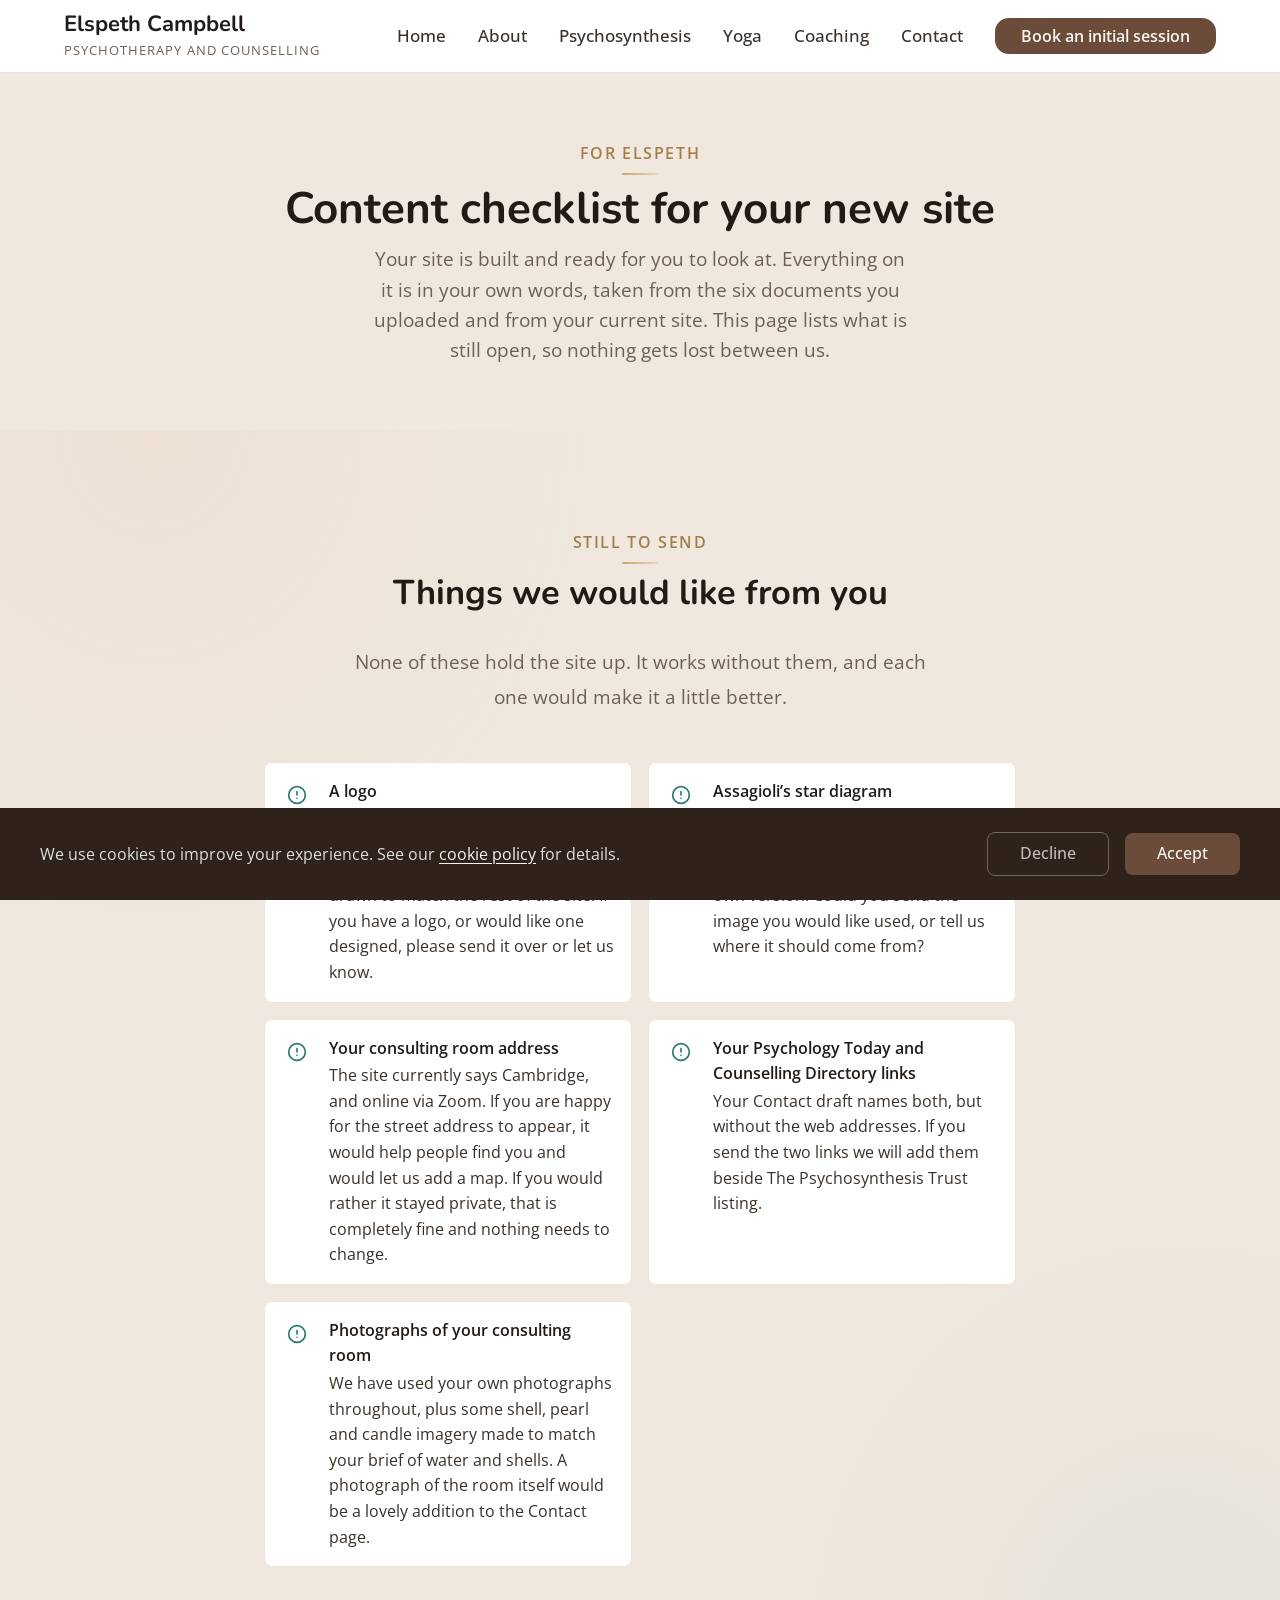
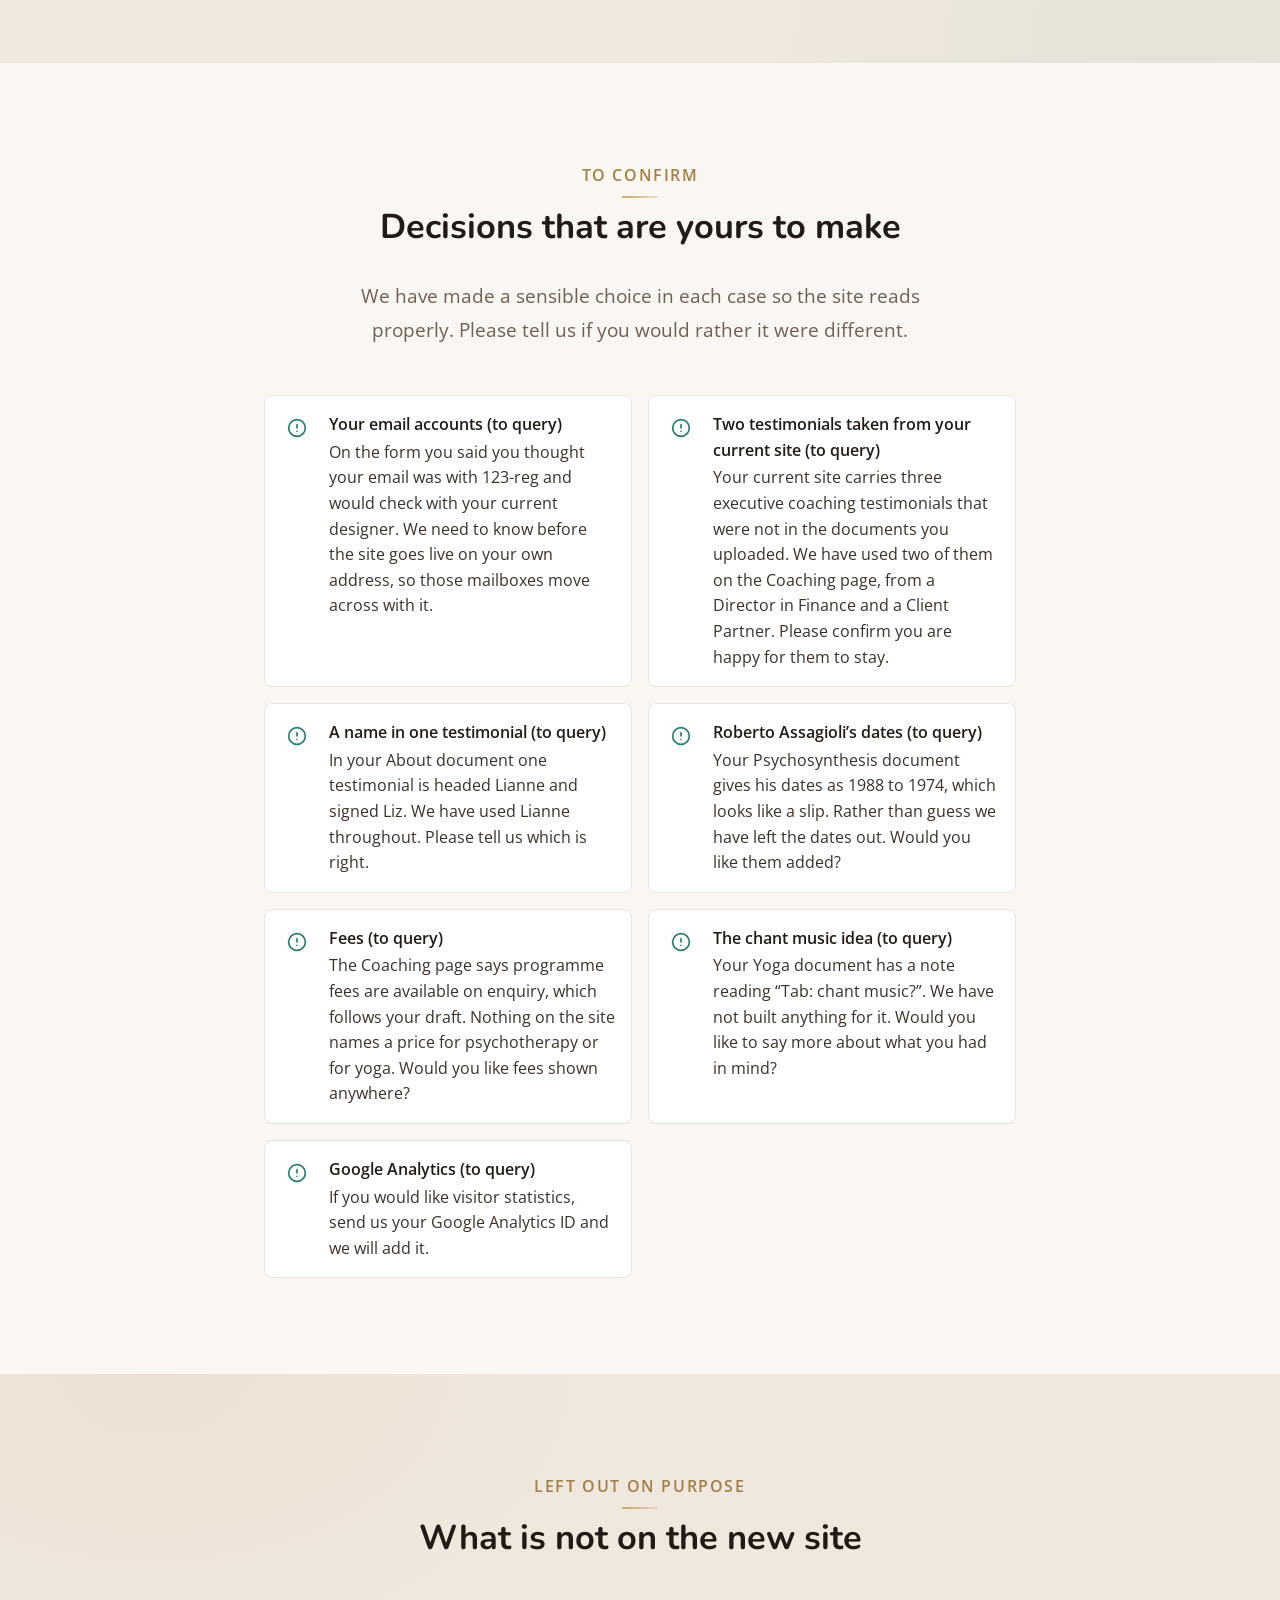
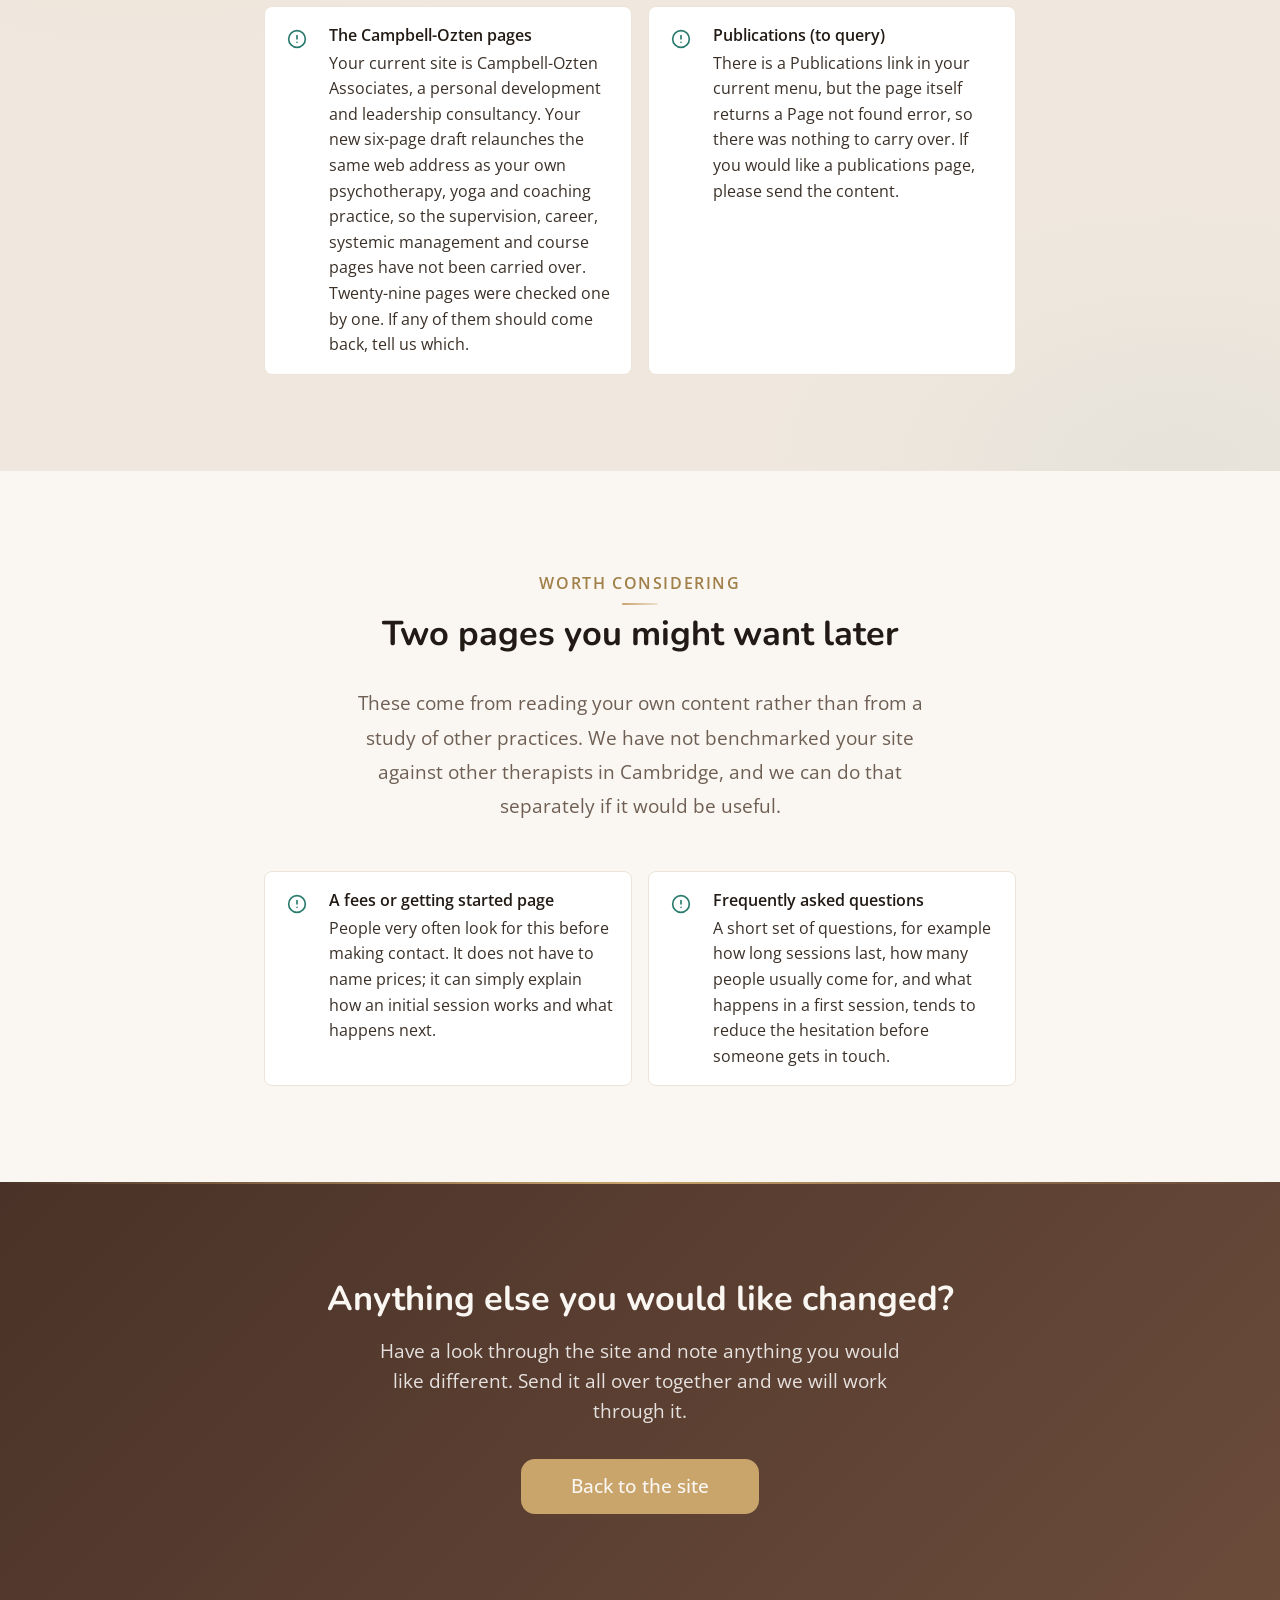
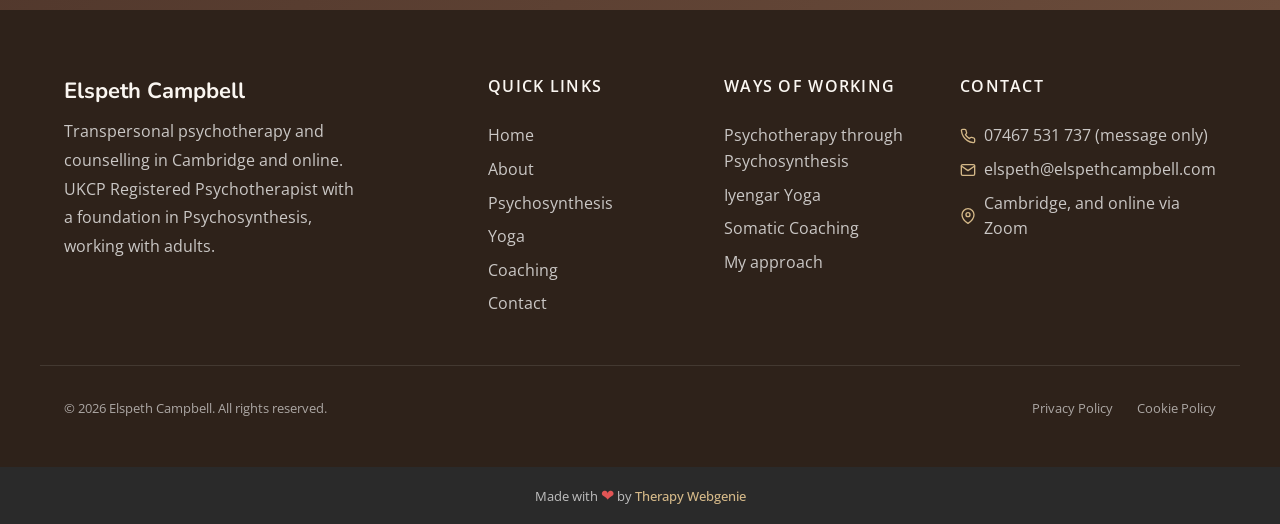
<file: content-checklist.html>
<!DOCTYPE html>
<html lang="en">
<head>
  <meta charset="UTF-8">
  <meta name="viewport" content="width=device-width, initial-scale=1.0">
  <meta name="description" content="Content checklist for the new Elspeth Campbell website: what is still needed, what to confirm, and what was deliberately left out.">
  <meta name="author" content="Elspeth Campbell">
  <meta name="robots" content="noindex, follow">
  <title>Content checklist | Elspeth Campbell</title>

  <link rel="canonical" href="https://www.elspethcampbell.com/content-checklist.html">

  <meta property="og:type" content="website">
  <meta property="og:url" content="https://www.elspethcampbell.com/content-checklist.html">
  <meta property="og:title" content="Content checklist | Elspeth Campbell">
  <meta property="og:description" content="Content checklist for the new Elspeth Campbell website: what is still needed, what to confirm, and what was deliberately left out.">
  <meta property="og:image" content="https://www.elspethcampbell.com/images/elspeth-square.jpg">

  <meta name="twitter:card" content="summary_large_image">
  <meta name="twitter:title" content="Content checklist | Elspeth Campbell">
  <meta name="twitter:description" content="Content checklist for the new Elspeth Campbell website: what is still needed, what to confirm, and what was deliberately left out.">
  <meta name="twitter:image" content="https://www.elspethcampbell.com/images/elspeth-square.jpg">

  <link rel="icon" href="images/favicon.png" type="image/png" sizes="96x96">
  <link rel="apple-touch-icon" href="images/apple-touch-icon.png">

  <link rel="preconnect" href="https://fonts.googleapis.com">
  <link rel="preconnect" href="https://fonts.gstatic.com" crossorigin>

  <link rel="stylesheet" href="css/base.css?v=20260917b">
  <link rel="stylesheet" href="css/components.css?v=20260917b">
  <link rel="stylesheet" href="css/theme.css?v=20260917b">
  <!-- PROFILE:schema -->
  <script type="application/ld+json">
  {
    "@context": "https://schema.org",
    "@type": "LocalBusiness",
    "name": "Elspeth Campbell",
    "description": "Transpersonal psychotherapy and counselling in Cambridge and online. UKCP Registered Psychotherapist with a foundation in Psychosynthesis, working with adults.",
    "url": "https://www.elspethcampbell.com",
    "telephone": "07467 531 737",
    "email": "elspeth@elspethcampbell.com",
    "address": {
      "@type": "PostalAddress",
      "addressLocality": "Cambridge",
      "addressCountry": "GB"
    },
    "areaServed": "Cambridge and online",
    "image": "https://www.elspethcampbell.com/images/elspeth-square.jpg"
  }
  </script>
  <!-- /PROFILE:schema -->
</head>
<body>

  <a href="#main" class="skip-link">Skip to main content</a>

  <!-- SECTION: nav -->
  <nav class="nav" role="navigation" aria-label="Main navigation">
    <div class="container nav__inner">
      <a href="index.html" class="nav__brand">
        <!-- PROFILE:logo --><!-- /PROFILE:logo -->
        <span class="nav__name"><!-- PROFILE:site_title -->Elspeth Campbell<!-- /PROFILE:site_title --></span>
        <span class="nav__title"><!-- PROFILE:site_slogan -->Psychotherapy and Counselling<!-- /PROFILE:site_slogan --></span>
      </a>
      <div class="nav__links">
        <a href="index.html" class="nav__link">Home</a>
        <a href="about.html" class="nav__link">About</a>
        <a href="psychosynthesis.html" class="nav__link">Psychosynthesis</a>
        <a href="yoga.html" class="nav__link">Yoga</a>
        <a href="coaching.html" class="nav__link">Coaching</a>
        <a href="contact.html" class="nav__link">Contact</a>
        <a href="contact.html" class="btn btn--primary nav__cta">Book an initial session</a>
      </div>
      <button class="nav__toggle" aria-label="Toggle menu" aria-expanded="false" aria-controls="mobile-menu">
        <span class="nav__toggle-bar"></span>
        <span class="nav__toggle-bar"></span>
        <span class="nav__toggle-bar"></span>
      </button>
    </div>
    <div class="nav__mobile" id="mobile-menu" role="menu">
      <a href="index.html" class="nav__link" role="menuitem">Home</a>
      <a href="about.html" class="nav__link" role="menuitem">About</a>
      <a href="psychosynthesis.html" class="nav__link" role="menuitem">Psychosynthesis</a>
      <a href="yoga.html" class="nav__link" role="menuitem">Yoga</a>
      <a href="coaching.html" class="nav__link" role="menuitem">Coaching</a>
      <a href="contact.html" class="nav__link" role="menuitem">Contact</a>
      <a href="contact.html" class="btn btn--primary" role="menuitem">Book an initial session</a>
    </div>
  </nav>
  <!-- /SECTION: nav -->

  <!-- Compact scroll header -->
  <div class="nav-scroll" aria-hidden="true">
    <div class="container nav-scroll__inner">
      <div class="nav-scroll__brand">
        <span class="nav-scroll__name"><!-- PROFILE:site_title -->Elspeth Campbell<!-- /PROFILE:site_title --></span>
        <span class="nav-scroll__title"><!-- PROFILE:site_slogan -->Psychotherapy and Counselling<!-- /PROFILE:site_slogan --></span>
      </div>
      <div class="nav-scroll__right">
        <a href="tel:07467531737" class="nav-scroll__phone">
          <svg xmlns="http://www.w3.org/2000/svg" viewBox="0 0 24 24" fill="none" stroke="currentColor" stroke-width="2" stroke-linecap="round" stroke-linejoin="round"><path d="M22 16.92v3a2 2 0 0 1-2.18 2 19.79 19.79 0 0 1-8.63-3.07 19.5 19.5 0 0 1-6-6 19.79 19.79 0 0 1-3.07-8.67A2 2 0 0 1 4.11 2h3a2 2 0 0 1 2 1.72c.127.96.361 1.903.7 2.81a2 2 0 0 1-.45 2.11L8.09 9.91a16 16 0 0 0 6 6l1.27-1.27a2 2 0 0 1 2.11-.45c.907.339 1.85.573 2.81.7A2 2 0 0 1 22 16.92z"></path></svg>
          07467 531 737
        </a>
        <a href="tel:07467531737" class="nav-scroll__phone-icon" aria-label="Call Elspeth">
          <svg xmlns="http://www.w3.org/2000/svg" viewBox="0 0 24 24" fill="none" stroke="currentColor" stroke-width="2" stroke-linecap="round" stroke-linejoin="round"><path d="M22 16.92v3a2 2 0 0 1-2.18 2 19.79 19.79 0 0 1-8.63-3.07 19.5 19.5 0 0 1-6-6 19.79 19.79 0 0 1-3.07-8.67A2 2 0 0 1 4.11 2h3a2 2 0 0 1 2 1.72c.127.96.361 1.903.7 2.81a2 2 0 0 1-.45 2.11L8.09 9.91a16 16 0 0 0 6 6l1.27-1.27a2 2 0 0 1 2.11-.45c.907.339 1.85.573 2.81.7A2 2 0 0 1 22 16.92z"></path></svg>
        </a>
        <button class="nav-scroll__toggle" aria-label="Toggle menu">
          <span class="nav-scroll__toggle-bar"></span>
          <span class="nav-scroll__toggle-bar"></span>
          <span class="nav-scroll__toggle-bar"></span>
        </button>
      </div>
    </div>
  </div>

  <main id="main">

    <!-- SECTION: page-header -->
    <section class="page-header">
      <div class="container">
        <span class="section-label">For Elspeth</span>
        <h1>Content checklist for your new site</h1>
        <p>Your site is built and ready for you to look at. Everything on it is in your own words, taken from the six documents you uploaded and from your current site. This page lists what is still open, so nothing gets lost between us.</p>
      </div>
    </section>
    <!-- /SECTION: page-header -->

    <!-- SECTION: needed -->
    <section class="section section--alt reveal">
      <div class="container text-center">
        <span class="section-label">Still to send</span>
        <h2>Things we would like from you</h2>
        <p class="section-subtitle">None of these hold the site up. It works without them, and each one would make it a little better.</p>
      </div>
      <div class="container container--narrow reveal reveal-trigger">
        <div class="quals-list">
          <div class="quals-list__item">
            <div class="quals-list__icon"><svg xmlns="http://www.w3.org/2000/svg" viewBox="0 0 24 24" fill="none" stroke="currentColor" stroke-width="2" stroke-linecap="round" stroke-linejoin="round"><circle cx="12" cy="12" r="10"></circle><line x1="12" y1="8" x2="12" y2="12"></line><line x1="12" y1="16" x2="12.01" y2="16"></line></svg></div>
            <div class="quals-list__text"><strong>A logo</strong>You have not sent us a logo, so for now the browser tab icon is a simple gold shell with a pearl at its centre, drawn to match the rest of the site. If you have a logo, or would like one designed, please send it over or let us know.</div>
          </div>
          <div class="quals-list__item">
            <div class="quals-list__icon"><svg xmlns="http://www.w3.org/2000/svg" viewBox="0 0 24 24" fill="none" stroke="currentColor" stroke-width="2" stroke-linecap="round" stroke-linejoin="round"><circle cx="12" cy="12" r="10"></circle><line x1="12" y1="8" x2="12" y2="12"></line><line x1="12" y1="16" x2="12.01" y2="16"></line></svg></div>
            <div class="quals-list__text"><strong>Assagioli&rsquo;s star diagram</strong>Your Psychosynthesis draft asks for this diagram. It is a specific existing illustration, so we have not drawn our own version. Could you send the image you would like used, or tell us where it should come from?</div>
          </div>
          <div class="quals-list__item">
            <div class="quals-list__icon"><svg xmlns="http://www.w3.org/2000/svg" viewBox="0 0 24 24" fill="none" stroke="currentColor" stroke-width="2" stroke-linecap="round" stroke-linejoin="round"><circle cx="12" cy="12" r="10"></circle><line x1="12" y1="8" x2="12" y2="12"></line><line x1="12" y1="16" x2="12.01" y2="16"></line></svg></div>
            <div class="quals-list__text"><strong>Your consulting room address</strong>The site currently says Cambridge, and online via Zoom. If you are happy for the street address to appear, it would help people find you and would let us add a map. If you would rather it stayed private, that is completely fine and nothing needs to change.</div>
          </div>
          <div class="quals-list__item">
            <div class="quals-list__icon"><svg xmlns="http://www.w3.org/2000/svg" viewBox="0 0 24 24" fill="none" stroke="currentColor" stroke-width="2" stroke-linecap="round" stroke-linejoin="round"><circle cx="12" cy="12" r="10"></circle><line x1="12" y1="8" x2="12" y2="12"></line><line x1="12" y1="16" x2="12.01" y2="16"></line></svg></div>
            <div class="quals-list__text"><strong>Your Psychology Today and Counselling Directory links</strong>Your Contact draft names both, but without the web addresses. If you send the two links we will add them beside The Psychosynthesis Trust listing.</div>
          </div>
          <div class="quals-list__item">
            <div class="quals-list__icon"><svg xmlns="http://www.w3.org/2000/svg" viewBox="0 0 24 24" fill="none" stroke="currentColor" stroke-width="2" stroke-linecap="round" stroke-linejoin="round"><circle cx="12" cy="12" r="10"></circle><line x1="12" y1="8" x2="12" y2="12"></line><line x1="12" y1="16" x2="12.01" y2="16"></line></svg></div>
            <div class="quals-list__text"><strong>Photographs of your consulting room</strong>We have used your own photographs throughout, plus some shell, pearl and candle imagery made to match your brief of water and shells. A photograph of the room itself would be a lovely addition to the Contact page.</div>
          </div>
        </div>
      </div>
    </section>
    <!-- /SECTION: needed -->

    <!-- SECTION: confirm -->
    <section class="section reveal">
      <div class="container text-center">
        <span class="section-label">To confirm</span>
        <h2>Decisions that are yours to make</h2>
        <p class="section-subtitle">We have made a sensible choice in each case so the site reads properly. Please tell us if you would rather it were different.</p>
      </div>
      <div class="container container--narrow reveal reveal-trigger">
        <div class="quals-list">
          <div class="quals-list__item">
            <div class="quals-list__icon"><svg xmlns="http://www.w3.org/2000/svg" viewBox="0 0 24 24" fill="none" stroke="currentColor" stroke-width="2" stroke-linecap="round" stroke-linejoin="round"><circle cx="12" cy="12" r="10"></circle><line x1="12" y1="8" x2="12" y2="12"></line><line x1="12" y1="16" x2="12.01" y2="16"></line></svg></div>
            <div class="quals-list__text"><strong>Your email accounts (to query)</strong>On the form you said you thought your email was with 123-reg and would check with your current designer. We need to know before the site goes live on your own address, so those mailboxes move across with it.</div>
          </div>
          <div class="quals-list__item">
            <div class="quals-list__icon"><svg xmlns="http://www.w3.org/2000/svg" viewBox="0 0 24 24" fill="none" stroke="currentColor" stroke-width="2" stroke-linecap="round" stroke-linejoin="round"><circle cx="12" cy="12" r="10"></circle><line x1="12" y1="8" x2="12" y2="12"></line><line x1="12" y1="16" x2="12.01" y2="16"></line></svg></div>
            <div class="quals-list__text"><strong>Two testimonials taken from your current site (to query)</strong>Your current site carries three executive coaching testimonials that were not in the documents you uploaded. We have used two of them on the Coaching page, from a Director in Finance and a Client Partner. Please confirm you are happy for them to stay.</div>
          </div>
          <div class="quals-list__item">
            <div class="quals-list__icon"><svg xmlns="http://www.w3.org/2000/svg" viewBox="0 0 24 24" fill="none" stroke="currentColor" stroke-width="2" stroke-linecap="round" stroke-linejoin="round"><circle cx="12" cy="12" r="10"></circle><line x1="12" y1="8" x2="12" y2="12"></line><line x1="12" y1="16" x2="12.01" y2="16"></line></svg></div>
            <div class="quals-list__text"><strong>A name in one testimonial (to query)</strong>In your About document one testimonial is headed Lianne and signed Liz. We have used Lianne throughout. Please tell us which is right.</div>
          </div>
          <div class="quals-list__item">
            <div class="quals-list__icon"><svg xmlns="http://www.w3.org/2000/svg" viewBox="0 0 24 24" fill="none" stroke="currentColor" stroke-width="2" stroke-linecap="round" stroke-linejoin="round"><circle cx="12" cy="12" r="10"></circle><line x1="12" y1="8" x2="12" y2="12"></line><line x1="12" y1="16" x2="12.01" y2="16"></line></svg></div>
            <div class="quals-list__text"><strong>Roberto Assagioli&rsquo;s dates (to query)</strong>Your Psychosynthesis document gives his dates as 1988 to 1974, which looks like a slip. Rather than guess we have left the dates out. Would you like them added?</div>
          </div>
          <div class="quals-list__item">
            <div class="quals-list__icon"><svg xmlns="http://www.w3.org/2000/svg" viewBox="0 0 24 24" fill="none" stroke="currentColor" stroke-width="2" stroke-linecap="round" stroke-linejoin="round"><circle cx="12" cy="12" r="10"></circle><line x1="12" y1="8" x2="12" y2="12"></line><line x1="12" y1="16" x2="12.01" y2="16"></line></svg></div>
            <div class="quals-list__text"><strong>Fees (to query)</strong>The Coaching page says programme fees are available on enquiry, which follows your draft. Nothing on the site names a price for psychotherapy or for yoga. Would you like fees shown anywhere?</div>
          </div>
          <div class="quals-list__item">
            <div class="quals-list__icon"><svg xmlns="http://www.w3.org/2000/svg" viewBox="0 0 24 24" fill="none" stroke="currentColor" stroke-width="2" stroke-linecap="round" stroke-linejoin="round"><circle cx="12" cy="12" r="10"></circle><line x1="12" y1="8" x2="12" y2="12"></line><line x1="12" y1="16" x2="12.01" y2="16"></line></svg></div>
            <div class="quals-list__text"><strong>The chant music idea (to query)</strong>Your Yoga document has a note reading &ldquo;Tab: chant music?&rdquo;. We have not built anything for it. Would you like to say more about what you had in mind?</div>
          </div>
          <div class="quals-list__item">
            <div class="quals-list__icon"><svg xmlns="http://www.w3.org/2000/svg" viewBox="0 0 24 24" fill="none" stroke="currentColor" stroke-width="2" stroke-linecap="round" stroke-linejoin="round"><circle cx="12" cy="12" r="10"></circle><line x1="12" y1="8" x2="12" y2="12"></line><line x1="12" y1="16" x2="12.01" y2="16"></line></svg></div>
            <div class="quals-list__text"><strong>Google Analytics (to query)</strong>If you would like visitor statistics, send us your Google Analytics ID and we will add it.</div>
          </div>
        </div>
      </div>
    </section>
    <!-- /SECTION: confirm -->

    <!-- SECTION: dropped -->
    <section class="section section--alt reveal">
      <div class="container text-center">
        <span class="section-label">Left out on purpose</span>
        <h2>What is not on the new site</h2>
      </div>
      <div class="container container--narrow reveal reveal-trigger">
        <div class="quals-list">
          <div class="quals-list__item">
            <div class="quals-list__icon"><svg xmlns="http://www.w3.org/2000/svg" viewBox="0 0 24 24" fill="none" stroke="currentColor" stroke-width="2" stroke-linecap="round" stroke-linejoin="round"><circle cx="12" cy="12" r="10"></circle><line x1="12" y1="8" x2="12" y2="12"></line><line x1="12" y1="16" x2="12.01" y2="16"></line></svg></div>
            <div class="quals-list__text"><strong>The Campbell-Ozten pages</strong>Your current site is Campbell-Ozten Associates, a personal development and leadership consultancy. Your new six-page draft relaunches the same web address as your own psychotherapy, yoga and coaching practice, so the supervision, career, systemic management and course pages have not been carried over. Twenty-nine pages were checked one by one. If any of them should come back, tell us which.</div>
          </div>
          <div class="quals-list__item">
            <div class="quals-list__icon"><svg xmlns="http://www.w3.org/2000/svg" viewBox="0 0 24 24" fill="none" stroke="currentColor" stroke-width="2" stroke-linecap="round" stroke-linejoin="round"><circle cx="12" cy="12" r="10"></circle><line x1="12" y1="8" x2="12" y2="12"></line><line x1="12" y1="16" x2="12.01" y2="16"></line></svg></div>
            <div class="quals-list__text"><strong>Publications (to query)</strong>There is a Publications link in your current menu, but the page itself returns a Page not found error, so there was nothing to carry over. If you would like a publications page, please send the content.</div>
          </div>
        </div>
      </div>
    </section>
    <!-- /SECTION: dropped -->

    <!-- SECTION: suggestions -->
    <section class="section reveal">
      <div class="container text-center">
        <span class="section-label">Worth considering</span>
        <h2>Two pages you might want later</h2>
        <p class="section-subtitle">These come from reading your own content rather than from a study of other practices. We have not benchmarked your site against other therapists in Cambridge, and we can do that separately if it would be useful.</p>
      </div>
      <div class="container container--narrow reveal reveal-trigger">
        <div class="quals-list">
          <div class="quals-list__item">
            <div class="quals-list__icon"><svg xmlns="http://www.w3.org/2000/svg" viewBox="0 0 24 24" fill="none" stroke="currentColor" stroke-width="2" stroke-linecap="round" stroke-linejoin="round"><circle cx="12" cy="12" r="10"></circle><line x1="12" y1="8" x2="12" y2="12"></line><line x1="12" y1="16" x2="12.01" y2="16"></line></svg></div>
            <div class="quals-list__text"><strong>A fees or getting started page</strong>People very often look for this before making contact. It does not have to name prices; it can simply explain how an initial session works and what happens next.</div>
          </div>
          <div class="quals-list__item">
            <div class="quals-list__icon"><svg xmlns="http://www.w3.org/2000/svg" viewBox="0 0 24 24" fill="none" stroke="currentColor" stroke-width="2" stroke-linecap="round" stroke-linejoin="round"><circle cx="12" cy="12" r="10"></circle><line x1="12" y1="8" x2="12" y2="12"></line><line x1="12" y1="16" x2="12.01" y2="16"></line></svg></div>
            <div class="quals-list__text"><strong>Frequently asked questions</strong>A short set of questions, for example how long sessions last, how many people usually come for, and what happens in a first session, tends to reduce the hesitation before someone gets in touch.</div>
          </div>
        </div>
      </div>
    </section>
    <!-- /SECTION: suggestions -->

    <!-- SECTION: cta -->
    <section class="section cta-banner">
      <div class="container text-center">
        <h2>Anything else you would like changed?</h2>
        <p>Have a look through the site and note anything you would like different. Send it all over together and we will work through it.</p>
        <a href="index.html" class="btn btn--accent">Back to the site</a>
      </div>
    </section>
    <!-- /SECTION: cta -->

  </main>

  <!-- SECTION: footer -->
  <footer class="footer">
    <div class="container footer__inner">
      <div class="footer__brand">
        <p class="footer__brand-name">Elspeth Campbell</p>
        <p class="footer__brand-text">Transpersonal psychotherapy and counselling in Cambridge and online. UKCP Registered Psychotherapist with a foundation in Psychosynthesis, working with adults.</p>
      </div>
      <div class="footer__col">
        <p class="footer__heading">Quick Links</p>
        <div class="footer__links">
          <a href="index.html" class="footer__link">Home</a>
          <a href="about.html" class="footer__link">About</a>
          <a href="psychosynthesis.html" class="footer__link">Psychosynthesis</a>
          <a href="yoga.html" class="footer__link">Yoga</a>
          <a href="coaching.html" class="footer__link">Coaching</a>
          <a href="contact.html" class="footer__link">Contact</a>
        </div>
      </div>
      <div class="footer__col">
        <p class="footer__heading">Ways of working</p>
        <div class="footer__links">
          <a href="psychosynthesis.html" class="footer__link">Psychotherapy through Psychosynthesis</a>
          <a href="yoga.html" class="footer__link">Iyengar Yoga</a>
          <a href="coaching.html" class="footer__link">Somatic Coaching</a>
          <a href="about.html" class="footer__link">My approach</a>
        </div>
      </div>
      <div class="footer__col">
        <p class="footer__heading">Contact</p>
        <div class="footer__contact-item">
          <svg xmlns="http://www.w3.org/2000/svg" viewBox="0 0 24 24" fill="none" stroke="currentColor" stroke-width="2" stroke-linecap="round" stroke-linejoin="round"><path d="M22 16.92v3a2 2 0 0 1-2.18 2 19.79 19.79 0 0 1-8.63-3.07 19.5 19.5 0 0 1-6-6 19.79 19.79 0 0 1-3.07-8.67A2 2 0 0 1 4.11 2h3a2 2 0 0 1 2 1.72 12.84 12.84 0 0 0 .7 2.81 2 2 0 0 1-.45 2.11L8.09 9.91a16 16 0 0 0 6 6l1.27-1.27a2 2 0 0 1 2.11-.45 12.84 12.84 0 0 0 2.81.7A2 2 0 0 1 22 16.92z"></path></svg>
          <!-- PROFILE:phone_landline --><span>07467 531 737 (message only)</span><!-- /PROFILE:phone_landline -->
        </div>
        <div class="footer__contact-item">
          <svg xmlns="http://www.w3.org/2000/svg" viewBox="0 0 24 24" fill="none" stroke="currentColor" stroke-width="2" stroke-linecap="round" stroke-linejoin="round"><path d="M4 4h16c1.1 0 2 .9 2 2v12c0 1.1-.9 2-2 2H4c-1.1 0-2-.9-2-2V6c0-1.1.9-2 2-2z"></path><polyline points="22,6 12,13 2,6"></polyline></svg>
          <!-- PROFILE:email --><a href="mailto:elspeth@elspethcampbell.com">elspeth@elspethcampbell.com</a><!-- /PROFILE:email -->
        </div>
        <div class="footer__contact-item">
          <svg xmlns="http://www.w3.org/2000/svg" viewBox="0 0 24 24" fill="none" stroke="currentColor" stroke-width="2" stroke-linecap="round" stroke-linejoin="round"><path d="M21 10c0 7-9 13-9 13s-9-6-9-13a9 9 0 0 1 18 0z"></path><circle cx="12" cy="10" r="3"></circle></svg>
          <!-- PROFILE:address --><span>Cambridge, and online via Zoom</span><!-- /PROFILE:address -->
        </div>
      </div>
    </div>
    <div class="container footer__bottom">
      <p class="footer__copyright">&copy; 2026 Elspeth Campbell. All rights reserved.</p>
      <div class="footer__legal">
        <a href="privacy.html">Privacy Policy</a>
        <a href="cookies-policy.html">Cookie Policy</a>
      </div>
    </div>
  </footer>
  <!-- /SECTION: footer -->

  <div class="site-credit">
    <p>Made with <span class="site-credit__heart" aria-label="love">&#10084;</span> by <a href="https://www.therapywebgenie.com" target="_blank" rel="noopener">Therapy Webgenie</a></p>
  </div>

  <!-- Cookie Consent -->
  <div class="cookie-banner" role="dialog" aria-label="Cookie consent">
    <div class="cookie-banner__inner">
      <p class="cookie-banner__text">We use cookies to improve your experience. See our <a href="cookies-policy.html">cookie policy</a> for details.</p>
      <div class="cookie-banner__buttons"><button class="cookie-banner__accept">Accept</button><button class="cookie-banner__decline">Decline</button></div>
    </div>
  </div>

  <!-- Back to Top -->
  <button class="back-to-top" aria-label="Back to top">
    <svg xmlns="http://www.w3.org/2000/svg" viewBox="0 0 24 24" fill="none" stroke="currentColor" stroke-width="2" stroke-linecap="round" stroke-linejoin="round"><polyline points="18 15 12 9 6 15"></polyline></svg>
  </button>

  <script src="js/main.js"></script>
</body>
</html>
</file>
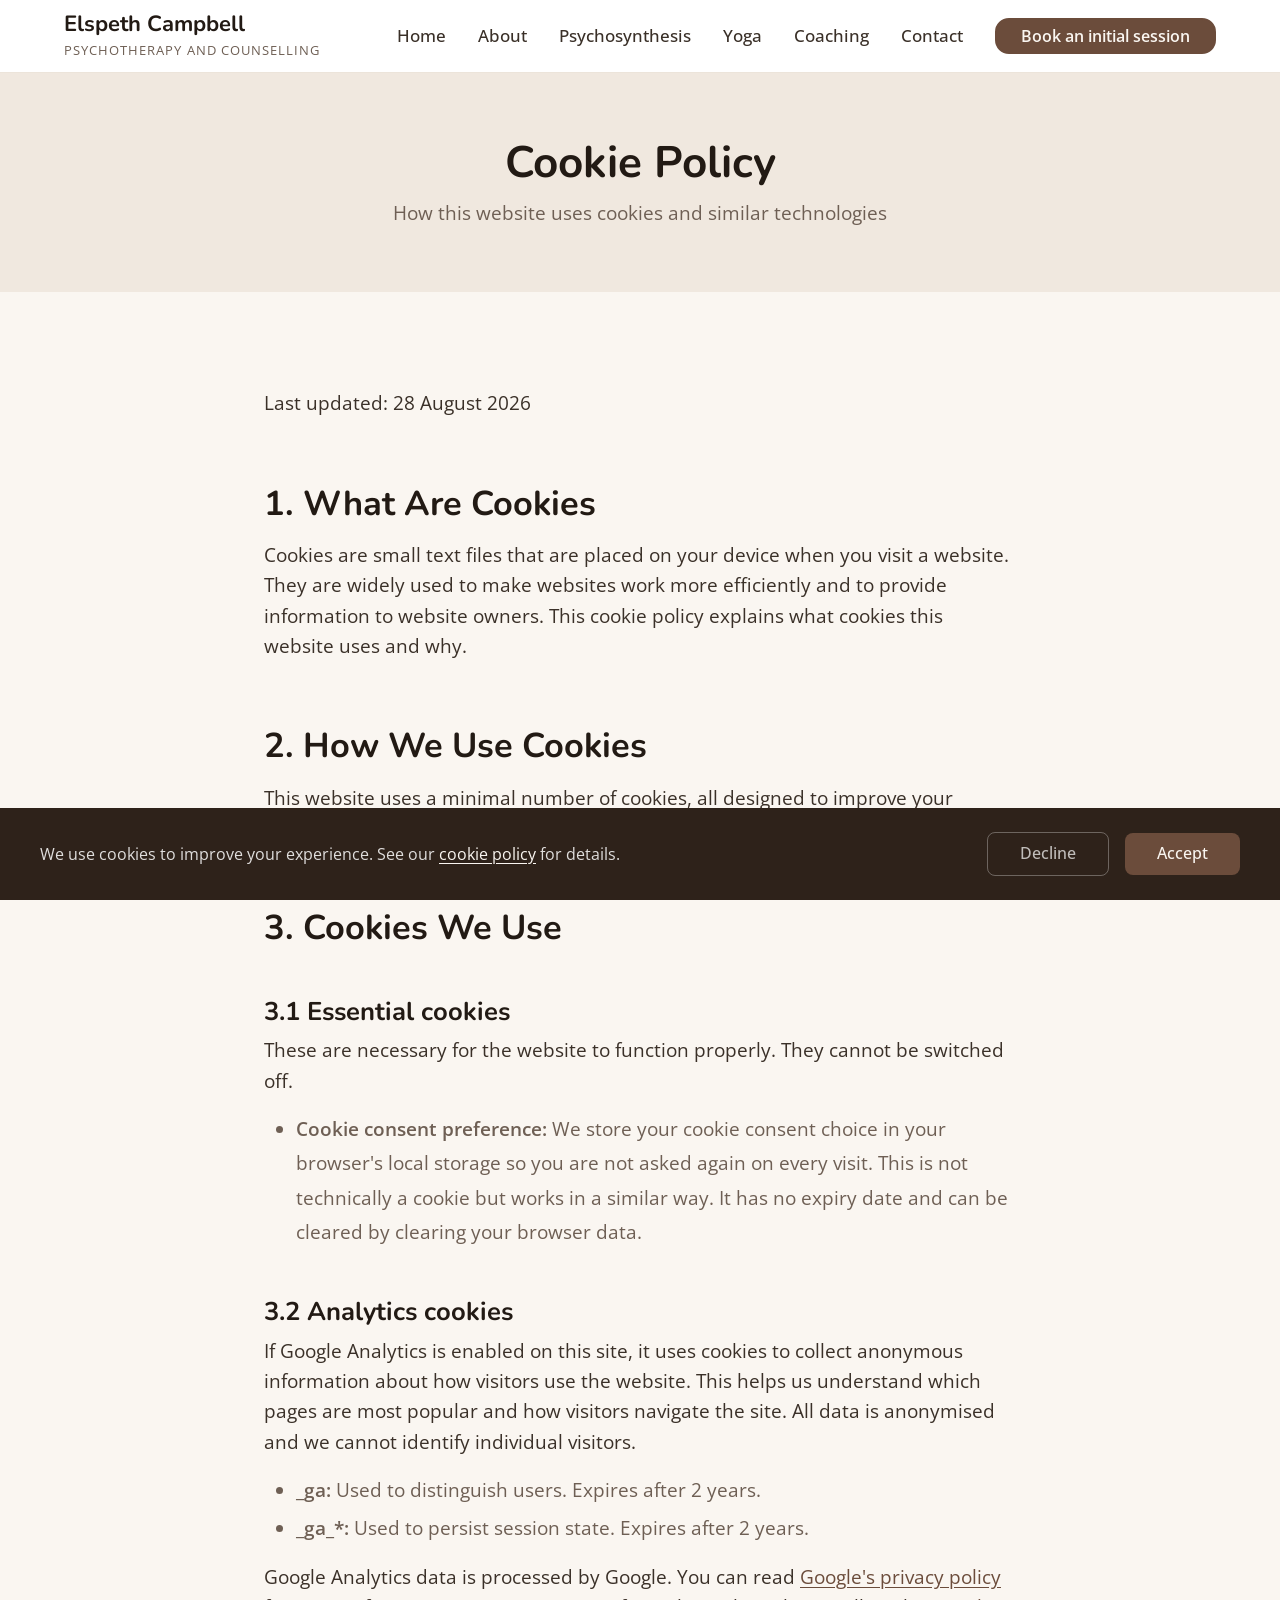
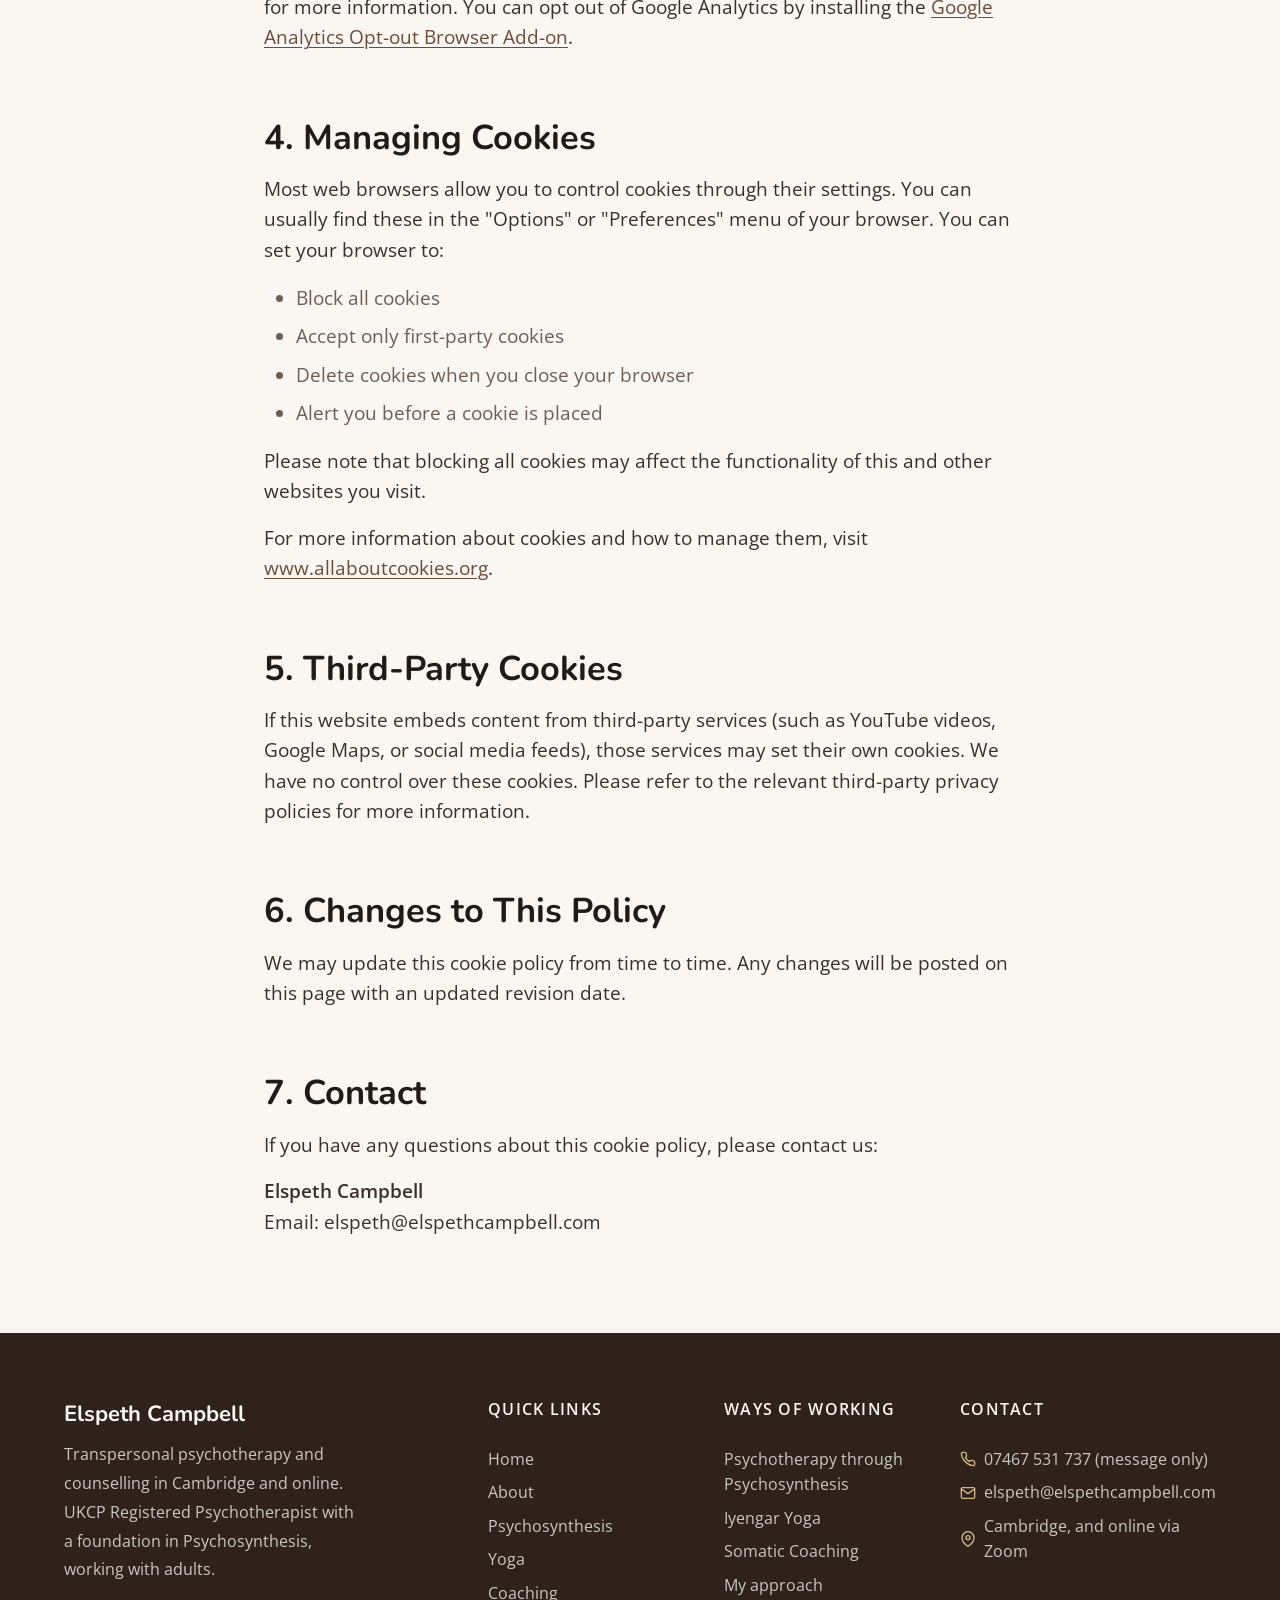
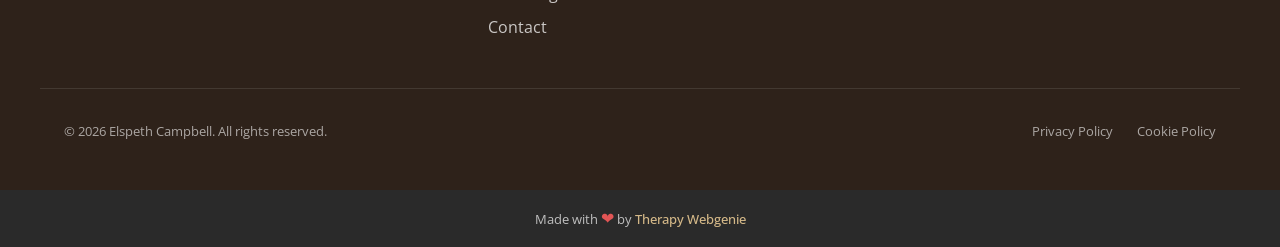
<file: cookies-policy.html>
<!DOCTYPE html>
<html lang="en">
<head>
  <meta charset="UTF-8">
  <meta name="viewport" content="width=device-width, initial-scale=1.0">
  <meta name="description" content="Cookie policy for Elspeth Campbell, psychotherapy and counselling in Cambridge and online.">
  <meta name="author" content="Elspeth Campbell">
  <meta name="robots" content="noindex, follow">
  <title>Cookie Policy | Elspeth Campbell</title>

  <link rel="canonical" href="https://www.elspethcampbell.com/cookies-policy.html">

  <meta property="og:type" content="article">
  <meta property="og:url" content="https://www.elspethcampbell.com/cookies-policy.html">
  <meta property="og:title" content="Cookie Policy | Elspeth Campbell">
  <meta property="og:description" content="Cookie policy for Elspeth Campbell, psychotherapy and counselling in Cambridge and online.">
  <meta property="og:image" content="https://www.elspethcampbell.com/images/header-shells.jpg">

  <meta name="twitter:card" content="summary_large_image">
  <meta name="twitter:title" content="Cookie Policy | Elspeth Campbell">
  <meta name="twitter:description" content="Cookie policy for Elspeth Campbell, psychotherapy and counselling in Cambridge and online.">
  <meta name="twitter:image" content="https://www.elspethcampbell.com/images/header-shells.jpg">

  <link rel="icon" href="images/favicon.png" type="image/png" sizes="96x96">
  <link rel="apple-touch-icon" href="images/apple-touch-icon.png">

  <link rel="preconnect" href="https://fonts.googleapis.com">
  <link rel="preconnect" href="https://fonts.gstatic.com" crossorigin>

  <link rel="stylesheet" href="css/base.css?v=20260917b">
  <link rel="stylesheet" href="css/components.css?v=20260917b">
  <link rel="stylesheet" href="css/theme.css?v=20260917b">
  <!-- PROFILE:schema -->
  <script type="application/ld+json">
  {
    "@context": "https://schema.org",
    "@type": "LocalBusiness",
    "name": "Elspeth Campbell",
    "description": "Transpersonal psychotherapy and counselling in Cambridge and online. UKCP Registered Psychotherapist with a foundation in Psychosynthesis, working with adults.",
    "url": "https://www.elspethcampbell.com",
    "telephone": "07467 531 737",
    "email": "elspeth@elspethcampbell.com",
    "address": {
      "@type": "PostalAddress",
      "addressLocality": "Cambridge",
      "addressCountry": "GB"
    },
    "areaServed": "Cambridge and online",
    "image": "https://www.elspethcampbell.com/images/elspeth-square.jpg"
  }
  </script>
  <!-- /PROFILE:schema -->
</head>
<body>

  <a href="#main" class="skip-link">Skip to main content</a>

  <!-- SECTION: nav -->
  <nav class="nav" role="navigation" aria-label="Main navigation">
    <div class="container nav__inner">
      <a href="index.html" class="nav__brand">
        <!-- PROFILE:logo --><!-- /PROFILE:logo -->
        <span class="nav__name"><!-- PROFILE:site_title -->Elspeth Campbell<!-- /PROFILE:site_title --></span>
        <span class="nav__title"><!-- PROFILE:site_slogan -->Psychotherapy and Counselling<!-- /PROFILE:site_slogan --></span>
      </a>
      <div class="nav__links">
        <a href="index.html" class="nav__link">Home</a>
        <a href="about.html" class="nav__link">About</a>
        <a href="psychosynthesis.html" class="nav__link">Psychosynthesis</a>
        <a href="yoga.html" class="nav__link">Yoga</a>
        <a href="coaching.html" class="nav__link">Coaching</a>
        <a href="contact.html" class="nav__link">Contact</a>
        <a href="contact.html" class="btn btn--primary nav__cta">Book an initial session</a>
      </div>
      <button class="nav__toggle" aria-label="Toggle menu" aria-expanded="false" aria-controls="mobile-menu">
        <span class="nav__toggle-bar"></span>
        <span class="nav__toggle-bar"></span>
        <span class="nav__toggle-bar"></span>
      </button>
    </div>
    <div class="nav__mobile" id="mobile-menu" role="menu">
      <a href="index.html" class="nav__link" role="menuitem">Home</a>
      <a href="about.html" class="nav__link" role="menuitem">About</a>
      <a href="psychosynthesis.html" class="nav__link" role="menuitem">Psychosynthesis</a>
      <a href="yoga.html" class="nav__link" role="menuitem">Yoga</a>
      <a href="coaching.html" class="nav__link" role="menuitem">Coaching</a>
      <a href="contact.html" class="nav__link" role="menuitem">Contact</a>
      <a href="contact.html" class="btn btn--primary" role="menuitem">Book an initial session</a>
    </div>
  </nav>
  <!-- /SECTION: nav -->

  <!-- Compact scroll header -->
  <div class="nav-scroll" aria-hidden="true">
    <div class="container nav-scroll__inner">
      <div class="nav-scroll__brand">
        <span class="nav-scroll__name"><!-- PROFILE:site_title -->Elspeth Campbell<!-- /PROFILE:site_title --></span>
        <span class="nav-scroll__title"><!-- PROFILE:site_slogan -->Psychotherapy and Counselling<!-- /PROFILE:site_slogan --></span>
      </div>
      <div class="nav-scroll__right">
        <a href="tel:07467531737" class="nav-scroll__phone">
          <svg xmlns="http://www.w3.org/2000/svg" viewBox="0 0 24 24" fill="none" stroke="currentColor" stroke-width="2" stroke-linecap="round" stroke-linejoin="round"><path d="M22 16.92v3a2 2 0 0 1-2.18 2 19.79 19.79 0 0 1-8.63-3.07 19.5 19.5 0 0 1-6-6 19.79 19.79 0 0 1-3.07-8.67A2 2 0 0 1 4.11 2h3a2 2 0 0 1 2 1.72c.127.96.361 1.903.7 2.81a2 2 0 0 1-.45 2.11L8.09 9.91a16 16 0 0 0 6 6l1.27-1.27a2 2 0 0 1 2.11-.45c.907.339 1.85.573 2.81.7A2 2 0 0 1 22 16.92z"></path></svg>
          07467 531 737
        </a>
        <a href="tel:07467531737" class="nav-scroll__phone-icon" aria-label="Call Elspeth">
          <svg xmlns="http://www.w3.org/2000/svg" viewBox="0 0 24 24" fill="none" stroke="currentColor" stroke-width="2" stroke-linecap="round" stroke-linejoin="round"><path d="M22 16.92v3a2 2 0 0 1-2.18 2 19.79 19.79 0 0 1-8.63-3.07 19.5 19.5 0 0 1-6-6 19.79 19.79 0 0 1-3.07-8.67A2 2 0 0 1 4.11 2h3a2 2 0 0 1 2 1.72c.127.96.361 1.903.7 2.81a2 2 0 0 1-.45 2.11L8.09 9.91a16 16 0 0 0 6 6l1.27-1.27a2 2 0 0 1 2.11-.45c.907.339 1.85.573 2.81.7A2 2 0 0 1 22 16.92z"></path></svg>
        </a>
        <button class="nav-scroll__toggle" aria-label="Toggle menu">
          <span class="nav-scroll__toggle-bar"></span>
          <span class="nav-scroll__toggle-bar"></span>
          <span class="nav-scroll__toggle-bar"></span>
        </button>
      </div>
    </div>
  </div>

  <main id="main">

    <!-- SECTION: page-header -->
    <section class="page-header">
      <div class="container">
        <h1>Cookie Policy</h1>
        <p>How this website uses cookies and similar technologies</p>
      </div>
    </section>
    <!-- /SECTION: page-header -->

    <!-- SECTION: cookies-content -->
    <section class="section">
      <div class="container container--narrow">
        <div class="legal-content">

          <p class="last-updated">Last updated: 28 August 2026</p>

          <h2>1. What Are Cookies</h2>
          <p>Cookies are small text files that are placed on your device when you visit a website. They are widely used to make websites work more efficiently and to provide information to website owners. This cookie policy explains what cookies this website uses and why.</p>

          <h2>2. How We Use Cookies</h2>
          <p>This website uses a minimal number of cookies, all designed to improve your experience. We do not use cookies for advertising or tracking across other websites.</p>

          <h2>3. Cookies We Use</h2>

          <h3>3.1 Essential cookies</h3>
          <p>These are necessary for the website to function properly. They cannot be switched off.</p>
          <ul>
            <li><strong>Cookie consent preference:</strong> We store your cookie consent choice in your browser's local storage so you are not asked again on every visit. This is not technically a cookie but works in a similar way. It has no expiry date and can be cleared by clearing your browser data.</li>
          </ul>

          <h3>3.2 Analytics cookies</h3>
          <p>If Google Analytics is enabled on this site, it uses cookies to collect anonymous information about how visitors use the website. This helps us understand which pages are most popular and how visitors navigate the site. All data is anonymised and we cannot identify individual visitors.</p>
          <ul>
            <li><strong>_ga:</strong> Used to distinguish users. Expires after 2 years.</li>
            <li><strong>_ga_*:</strong> Used to persist session state. Expires after 2 years.</li>
          </ul>
          <p>Google Analytics data is processed by Google. You can read <a href="https://policies.google.com/privacy" target="_blank" rel="noopener">Google's privacy policy</a> for more information. You can opt out of Google Analytics by installing the <a href="https://tools.google.com/dlpage/gaoptout" target="_blank" rel="noopener">Google Analytics Opt-out Browser Add-on</a>.</p>

          <h2>4. Managing Cookies</h2>
          <p>Most web browsers allow you to control cookies through their settings. You can usually find these in the "Options" or "Preferences" menu of your browser. You can set your browser to:</p>
          <ul>
            <li>Block all cookies</li>
            <li>Accept only first-party cookies</li>
            <li>Delete cookies when you close your browser</li>
            <li>Alert you before a cookie is placed</li>
          </ul>
          <p>Please note that blocking all cookies may affect the functionality of this and other websites you visit.</p>
          <p>For more information about cookies and how to manage them, visit <a href="https://www.allaboutcookies.org" target="_blank" rel="noopener">www.allaboutcookies.org</a>.</p>

          <h2>5. Third-Party Cookies</h2>
          <p>If this website embeds content from third-party services (such as YouTube videos, Google Maps, or social media feeds), those services may set their own cookies. We have no control over these cookies. Please refer to the relevant third-party privacy policies for more information.</p>

          <h2>6. Changes to This Policy</h2>
          <p>We may update this cookie policy from time to time. Any changes will be posted on this page with an updated revision date.</p>

          <h2>7. Contact</h2>
          <p>If you have any questions about this cookie policy, please contact us:</p>
          <p><strong>Elspeth Campbell</strong><br>
          Email: elspeth@elspethcampbell.com</p>

        </div>
      </div>
    </section>
    <!-- /SECTION: cookies-content -->

  </main>

  <!-- SECTION: footer -->
  <footer class="footer">
    <div class="container footer__inner">
      <div class="footer__brand">
        <p class="footer__brand-name">Elspeth Campbell</p>
        <p class="footer__brand-text">Transpersonal psychotherapy and counselling in Cambridge and online. UKCP Registered Psychotherapist with a foundation in Psychosynthesis, working with adults.</p>
      </div>
      <div class="footer__col">
        <p class="footer__heading">Quick Links</p>
        <div class="footer__links">
          <a href="index.html" class="footer__link">Home</a>
          <a href="about.html" class="footer__link">About</a>
          <a href="psychosynthesis.html" class="footer__link">Psychosynthesis</a>
          <a href="yoga.html" class="footer__link">Yoga</a>
          <a href="coaching.html" class="footer__link">Coaching</a>
          <a href="contact.html" class="footer__link">Contact</a>
        </div>
      </div>
      <div class="footer__col">
        <p class="footer__heading">Ways of working</p>
        <div class="footer__links">
          <a href="psychosynthesis.html" class="footer__link">Psychotherapy through Psychosynthesis</a>
          <a href="yoga.html" class="footer__link">Iyengar Yoga</a>
          <a href="coaching.html" class="footer__link">Somatic Coaching</a>
          <a href="about.html" class="footer__link">My approach</a>
        </div>
      </div>
      <div class="footer__col">
        <p class="footer__heading">Contact</p>
        <div class="footer__contact-item">
          <svg xmlns="http://www.w3.org/2000/svg" viewBox="0 0 24 24" fill="none" stroke="currentColor" stroke-width="2" stroke-linecap="round" stroke-linejoin="round"><path d="M22 16.92v3a2 2 0 0 1-2.18 2 19.79 19.79 0 0 1-8.63-3.07 19.5 19.5 0 0 1-6-6 19.79 19.79 0 0 1-3.07-8.67A2 2 0 0 1 4.11 2h3a2 2 0 0 1 2 1.72 12.84 12.84 0 0 0 .7 2.81 2 2 0 0 1-.45 2.11L8.09 9.91a16 16 0 0 0 6 6l1.27-1.27a2 2 0 0 1 2.11-.45 12.84 12.84 0 0 0 2.81.7A2 2 0 0 1 22 16.92z"></path></svg>
          <!-- PROFILE:phone_landline --><span>07467 531 737 (message only)</span><!-- /PROFILE:phone_landline -->
        </div>
        <div class="footer__contact-item">
          <svg xmlns="http://www.w3.org/2000/svg" viewBox="0 0 24 24" fill="none" stroke="currentColor" stroke-width="2" stroke-linecap="round" stroke-linejoin="round"><path d="M4 4h16c1.1 0 2 .9 2 2v12c0 1.1-.9 2-2 2H4c-1.1 0-2-.9-2-2V6c0-1.1.9-2 2-2z"></path><polyline points="22,6 12,13 2,6"></polyline></svg>
          <!-- PROFILE:email --><a href="mailto:elspeth@elspethcampbell.com">elspeth@elspethcampbell.com</a><!-- /PROFILE:email -->
        </div>
        <div class="footer__contact-item">
          <svg xmlns="http://www.w3.org/2000/svg" viewBox="0 0 24 24" fill="none" stroke="currentColor" stroke-width="2" stroke-linecap="round" stroke-linejoin="round"><path d="M21 10c0 7-9 13-9 13s-9-6-9-13a9 9 0 0 1 18 0z"></path><circle cx="12" cy="10" r="3"></circle></svg>
          <!-- PROFILE:address --><span>Cambridge, and online via Zoom</span><!-- /PROFILE:address -->
        </div>
      </div>
    </div>
    <div class="container footer__bottom">
      <p class="footer__copyright">&copy; 2026 Elspeth Campbell. All rights reserved.</p>
      <div class="footer__legal">
        <a href="privacy.html">Privacy Policy</a>
        <a href="cookies-policy.html">Cookie Policy</a>
      </div>
    </div>
  </footer>
  <!-- /SECTION: footer -->

  <div class="site-credit">
    <p>Made with <span class="site-credit__heart" aria-label="love">&#10084;</span> by <a href="https://www.therapywebgenie.com" target="_blank" rel="noopener">Therapy Webgenie</a></p>
  </div>

  <!-- Cookie Consent -->
  <div class="cookie-banner" role="dialog" aria-label="Cookie consent">
    <div class="cookie-banner__inner">
      <p class="cookie-banner__text">We use cookies to improve your experience. See our <a href="cookies-policy.html">cookie policy</a> for details.</p>
      <div class="cookie-banner__buttons"><button class="cookie-banner__accept">Accept</button><button class="cookie-banner__decline">Decline</button></div>
    </div>
  </div>

  <!-- Back to Top -->
  <button class="back-to-top" aria-label="Back to top">
    <svg xmlns="http://www.w3.org/2000/svg" viewBox="0 0 24 24" fill="none" stroke="currentColor" stroke-width="2" stroke-linecap="round" stroke-linejoin="round"><polyline points="18 15 12 9 6 15"></polyline></svg>
  </button>

  <script src="js/main.js"></script>
</body>
</html>
</file>
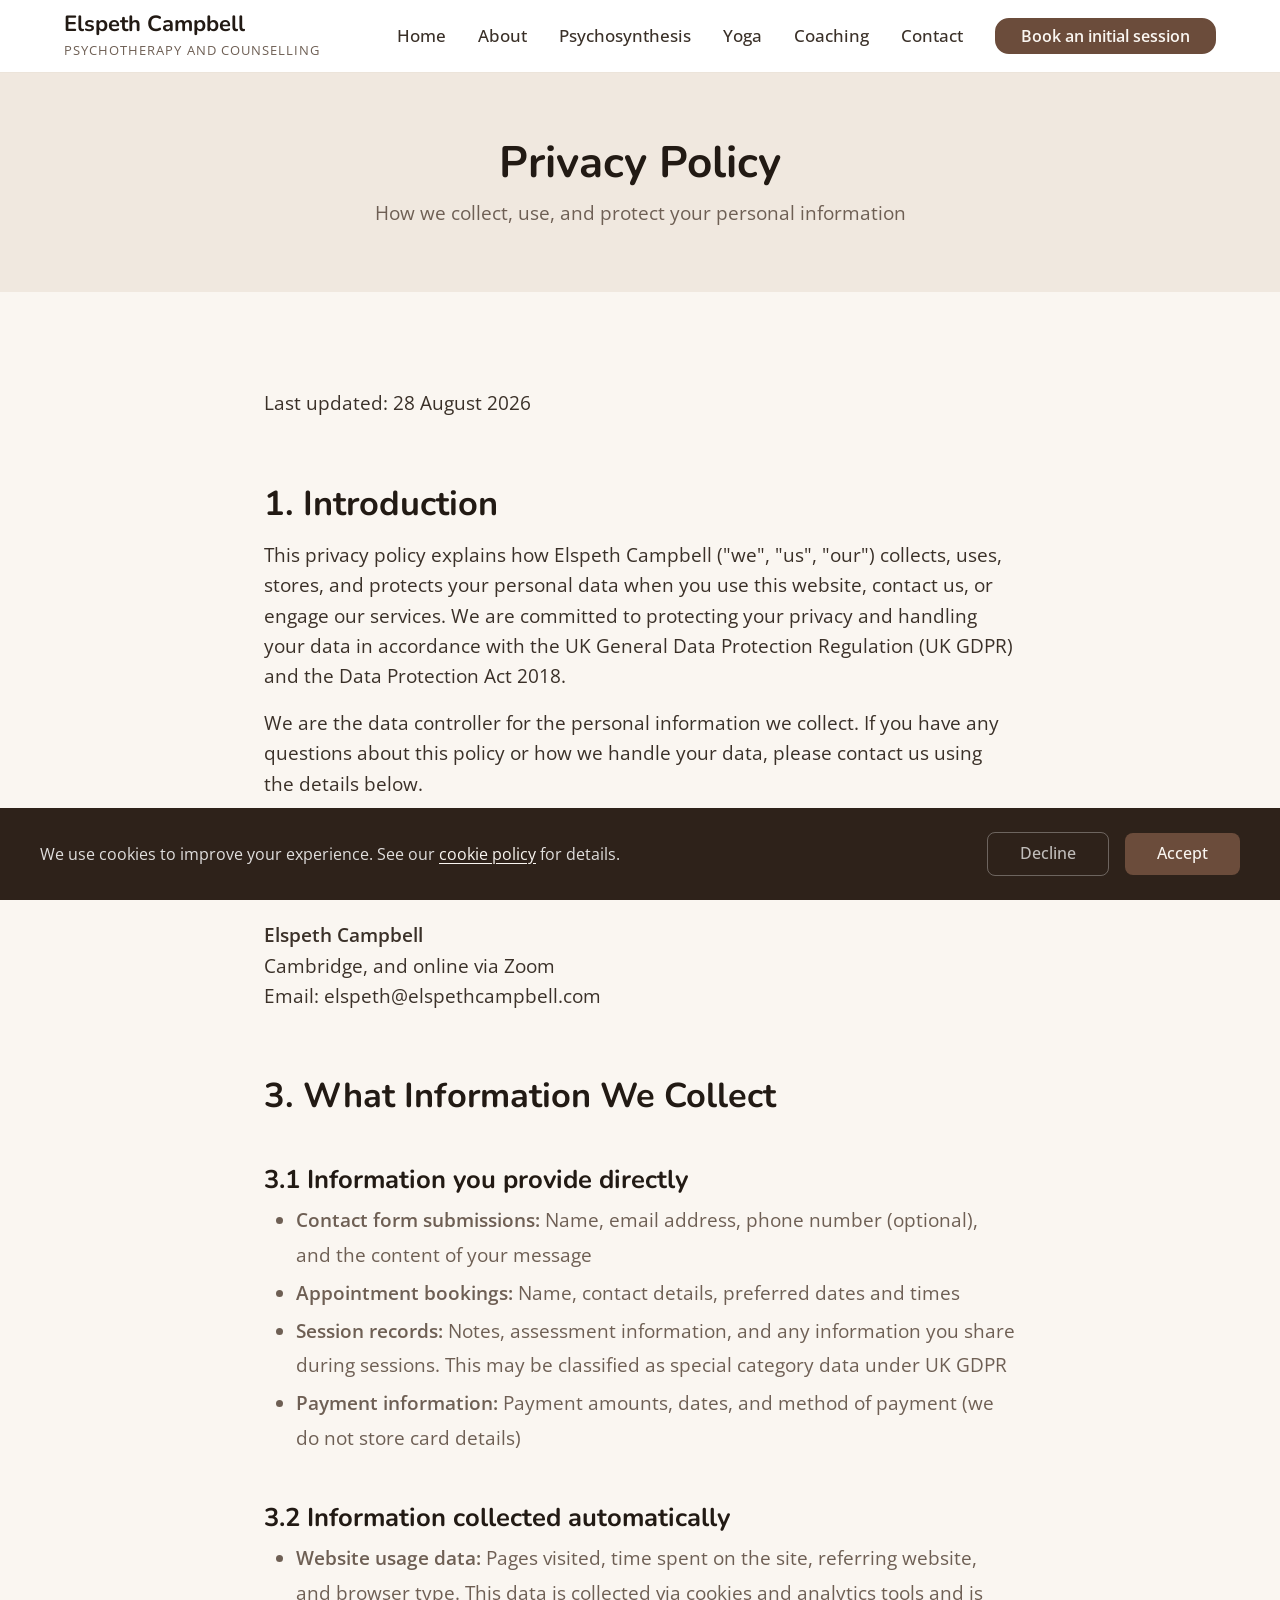
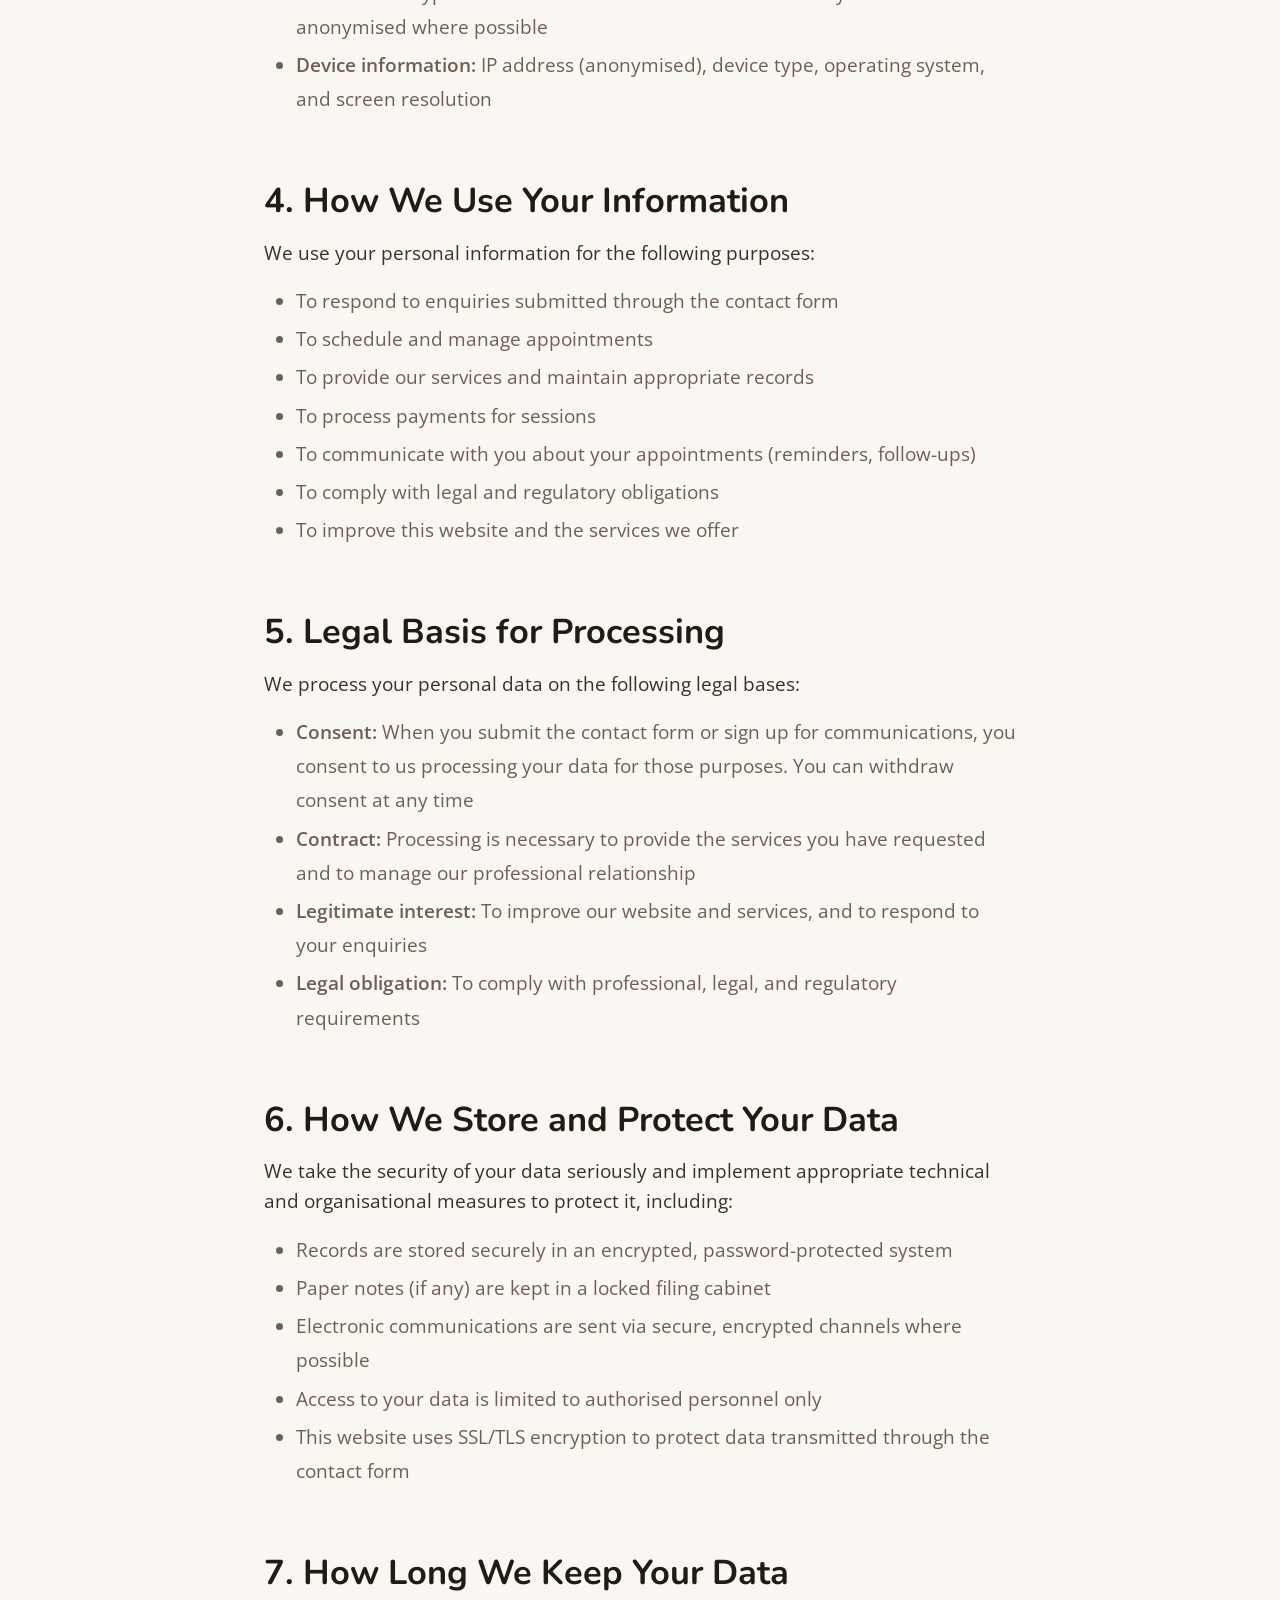
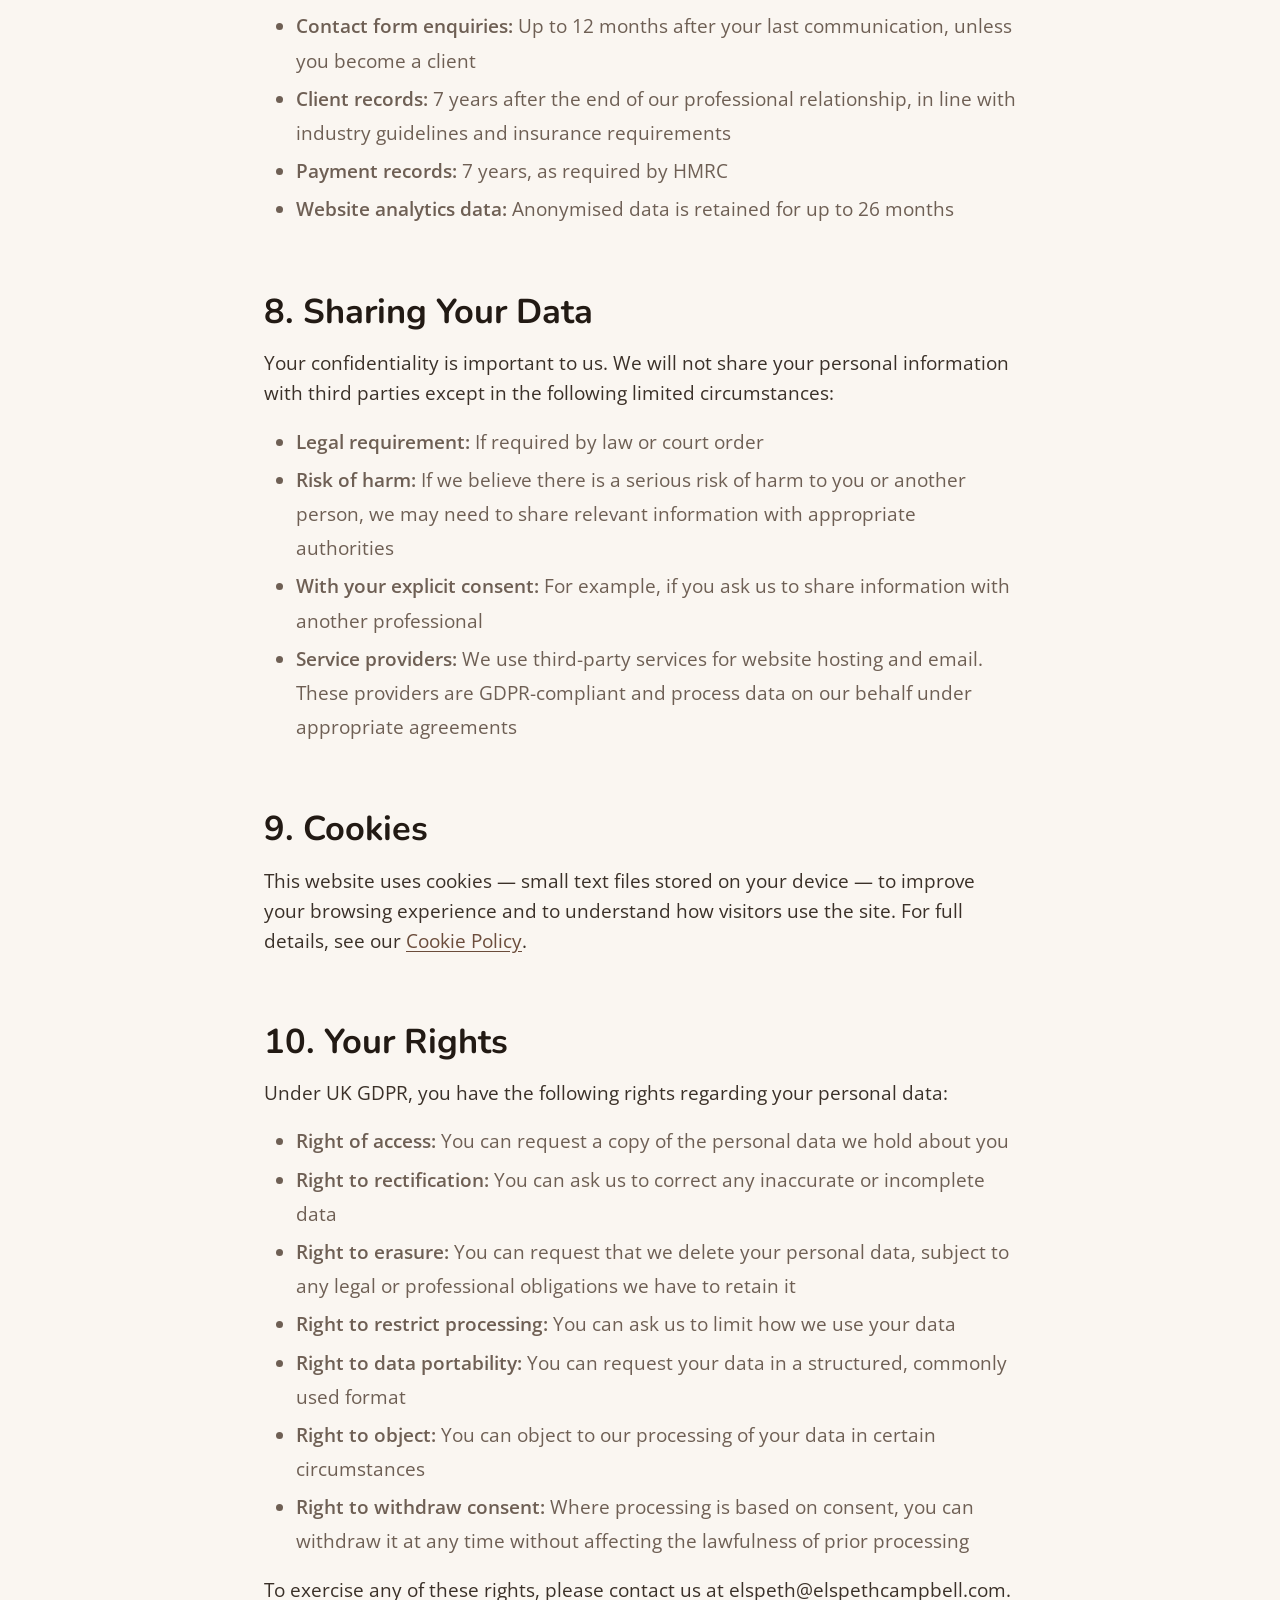
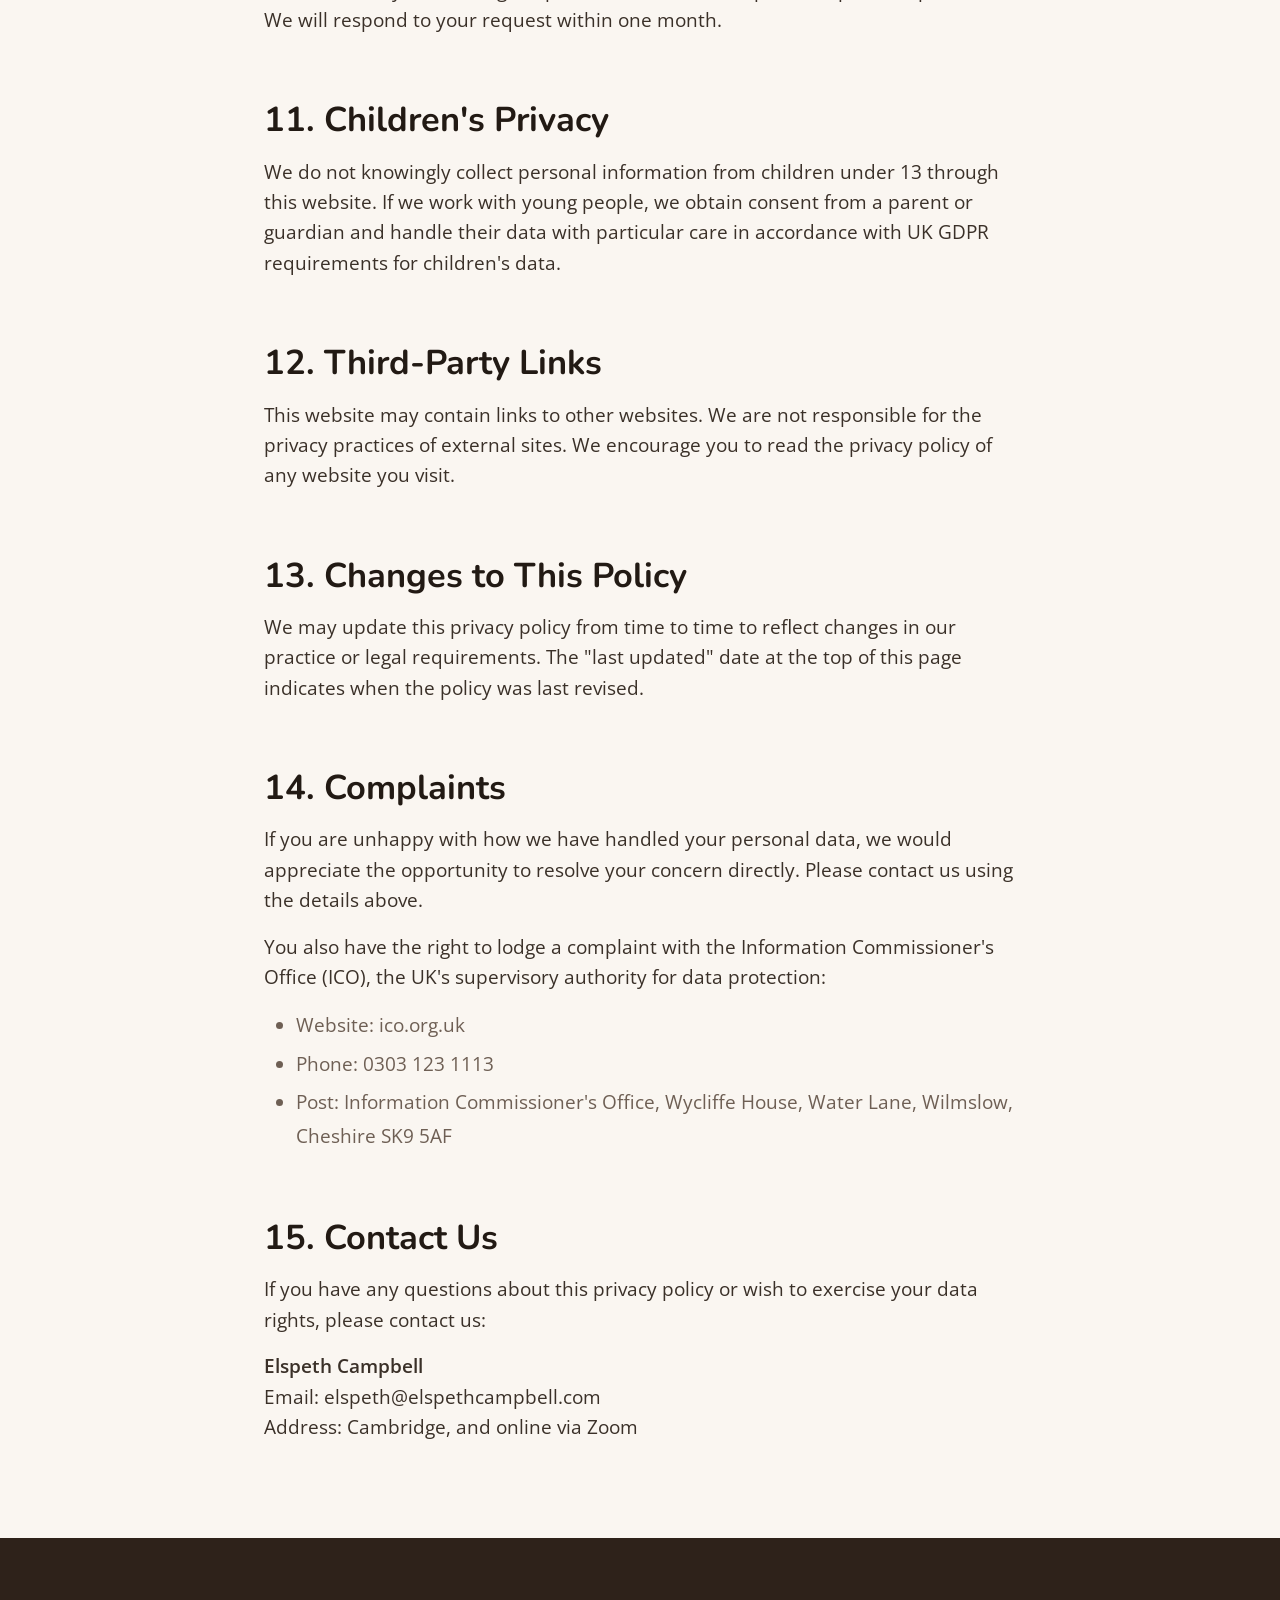
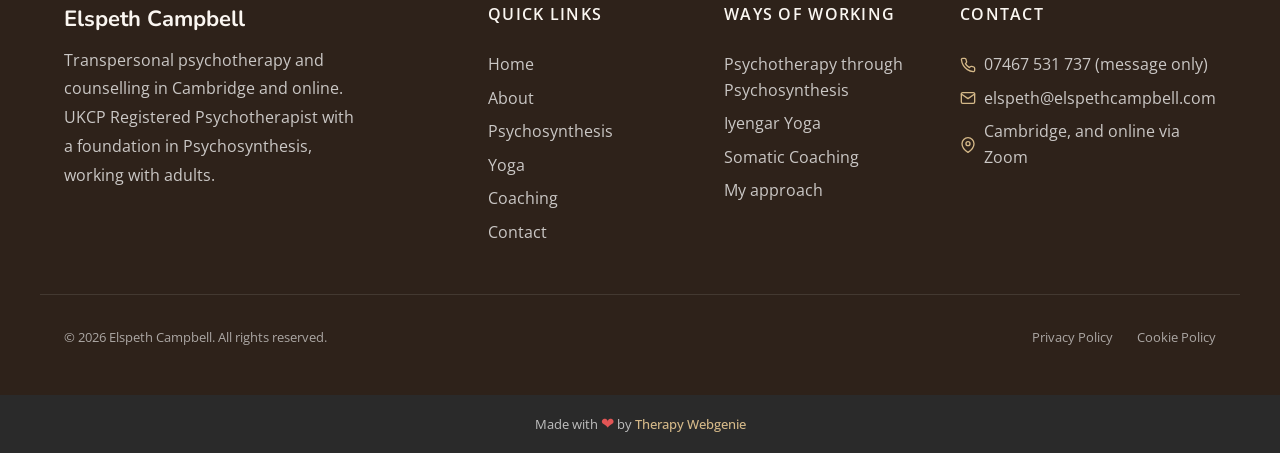
<file: privacy.html>
<!DOCTYPE html>
<html lang="en">
<head>
  <meta charset="UTF-8">
  <meta name="viewport" content="width=device-width, initial-scale=1.0">
  <meta name="description" content="Privacy policy for Elspeth Campbell, psychotherapy and counselling in Cambridge and online.">
  <meta name="author" content="Elspeth Campbell">
  <meta name="robots" content="noindex, follow">
  <title>Privacy Policy | Elspeth Campbell</title>

  <link rel="canonical" href="https://www.elspethcampbell.com/privacy.html">

  <meta property="og:type" content="article">
  <meta property="og:url" content="https://www.elspethcampbell.com/privacy.html">
  <meta property="og:title" content="Privacy Policy | Elspeth Campbell">
  <meta property="og:description" content="Privacy policy for Elspeth Campbell, psychotherapy and counselling in Cambridge and online.">
  <meta property="og:image" content="https://www.elspethcampbell.com/images/header-shells.jpg">

  <meta name="twitter:card" content="summary_large_image">
  <meta name="twitter:title" content="Privacy Policy | Elspeth Campbell">
  <meta name="twitter:description" content="Privacy policy for Elspeth Campbell, psychotherapy and counselling in Cambridge and online.">
  <meta name="twitter:image" content="https://www.elspethcampbell.com/images/header-shells.jpg">

  <link rel="icon" href="images/favicon.png" type="image/png" sizes="96x96">
  <link rel="apple-touch-icon" href="images/apple-touch-icon.png">

  <link rel="preconnect" href="https://fonts.googleapis.com">
  <link rel="preconnect" href="https://fonts.gstatic.com" crossorigin>

  <link rel="stylesheet" href="css/base.css?v=20260917b">
  <link rel="stylesheet" href="css/components.css?v=20260917b">
  <link rel="stylesheet" href="css/theme.css?v=20260917b">
  <!-- PROFILE:schema -->
  <script type="application/ld+json">
  {
    "@context": "https://schema.org",
    "@type": "LocalBusiness",
    "name": "Elspeth Campbell",
    "description": "Transpersonal psychotherapy and counselling in Cambridge and online. UKCP Registered Psychotherapist with a foundation in Psychosynthesis, working with adults.",
    "url": "https://www.elspethcampbell.com",
    "telephone": "07467 531 737",
    "email": "elspeth@elspethcampbell.com",
    "address": {
      "@type": "PostalAddress",
      "addressLocality": "Cambridge",
      "addressCountry": "GB"
    },
    "areaServed": "Cambridge and online",
    "image": "https://www.elspethcampbell.com/images/elspeth-square.jpg"
  }
  </script>
  <!-- /PROFILE:schema -->
</head>
<body>

  <a href="#main" class="skip-link">Skip to main content</a>

  <!-- SECTION: nav -->
  <nav class="nav" role="navigation" aria-label="Main navigation">
    <div class="container nav__inner">
      <a href="index.html" class="nav__brand">
        <!-- PROFILE:logo --><!-- /PROFILE:logo -->
        <span class="nav__name"><!-- PROFILE:site_title -->Elspeth Campbell<!-- /PROFILE:site_title --></span>
        <span class="nav__title"><!-- PROFILE:site_slogan -->Psychotherapy and Counselling<!-- /PROFILE:site_slogan --></span>
      </a>
      <div class="nav__links">
        <a href="index.html" class="nav__link">Home</a>
        <a href="about.html" class="nav__link">About</a>
        <a href="psychosynthesis.html" class="nav__link">Psychosynthesis</a>
        <a href="yoga.html" class="nav__link">Yoga</a>
        <a href="coaching.html" class="nav__link">Coaching</a>
        <a href="contact.html" class="nav__link">Contact</a>
        <a href="contact.html" class="btn btn--primary nav__cta">Book an initial session</a>
      </div>
      <button class="nav__toggle" aria-label="Toggle menu" aria-expanded="false" aria-controls="mobile-menu">
        <span class="nav__toggle-bar"></span>
        <span class="nav__toggle-bar"></span>
        <span class="nav__toggle-bar"></span>
      </button>
    </div>
    <div class="nav__mobile" id="mobile-menu" role="menu">
      <a href="index.html" class="nav__link" role="menuitem">Home</a>
      <a href="about.html" class="nav__link" role="menuitem">About</a>
      <a href="psychosynthesis.html" class="nav__link" role="menuitem">Psychosynthesis</a>
      <a href="yoga.html" class="nav__link" role="menuitem">Yoga</a>
      <a href="coaching.html" class="nav__link" role="menuitem">Coaching</a>
      <a href="contact.html" class="nav__link" role="menuitem">Contact</a>
      <a href="contact.html" class="btn btn--primary" role="menuitem">Book an initial session</a>
    </div>
  </nav>
  <!-- /SECTION: nav -->

  <!-- Compact scroll header -->
  <div class="nav-scroll" aria-hidden="true">
    <div class="container nav-scroll__inner">
      <div class="nav-scroll__brand">
        <span class="nav-scroll__name"><!-- PROFILE:site_title -->Elspeth Campbell<!-- /PROFILE:site_title --></span>
        <span class="nav-scroll__title"><!-- PROFILE:site_slogan -->Psychotherapy and Counselling<!-- /PROFILE:site_slogan --></span>
      </div>
      <div class="nav-scroll__right">
        <a href="tel:07467531737" class="nav-scroll__phone">
          <svg xmlns="http://www.w3.org/2000/svg" viewBox="0 0 24 24" fill="none" stroke="currentColor" stroke-width="2" stroke-linecap="round" stroke-linejoin="round"><path d="M22 16.92v3a2 2 0 0 1-2.18 2 19.79 19.79 0 0 1-8.63-3.07 19.5 19.5 0 0 1-6-6 19.79 19.79 0 0 1-3.07-8.67A2 2 0 0 1 4.11 2h3a2 2 0 0 1 2 1.72c.127.96.361 1.903.7 2.81a2 2 0 0 1-.45 2.11L8.09 9.91a16 16 0 0 0 6 6l1.27-1.27a2 2 0 0 1 2.11-.45c.907.339 1.85.573 2.81.7A2 2 0 0 1 22 16.92z"></path></svg>
          07467 531 737
        </a>
        <a href="tel:07467531737" class="nav-scroll__phone-icon" aria-label="Call Elspeth">
          <svg xmlns="http://www.w3.org/2000/svg" viewBox="0 0 24 24" fill="none" stroke="currentColor" stroke-width="2" stroke-linecap="round" stroke-linejoin="round"><path d="M22 16.92v3a2 2 0 0 1-2.18 2 19.79 19.79 0 0 1-8.63-3.07 19.5 19.5 0 0 1-6-6 19.79 19.79 0 0 1-3.07-8.67A2 2 0 0 1 4.11 2h3a2 2 0 0 1 2 1.72c.127.96.361 1.903.7 2.81a2 2 0 0 1-.45 2.11L8.09 9.91a16 16 0 0 0 6 6l1.27-1.27a2 2 0 0 1 2.11-.45c.907.339 1.85.573 2.81.7A2 2 0 0 1 22 16.92z"></path></svg>
        </a>
        <button class="nav-scroll__toggle" aria-label="Toggle menu">
          <span class="nav-scroll__toggle-bar"></span>
          <span class="nav-scroll__toggle-bar"></span>
          <span class="nav-scroll__toggle-bar"></span>
        </button>
      </div>
    </div>
  </div>

  <main id="main">

    <!-- SECTION: page-header -->
    <section class="page-header">
      <div class="container">
        <h1>Privacy Policy</h1>
        <p>How we collect, use, and protect your personal information</p>
      </div>
    </section>
    <!-- /SECTION: page-header -->

    <!-- SECTION: privacy-content -->
    <section class="section">
      <div class="container container--narrow">
        <div class="legal-content">

          <p class="last-updated">Last updated: 28 August 2026</p>

          <h2>1. Introduction</h2>
          <p>This privacy policy explains how Elspeth Campbell ("we", "us", "our") collects, uses, stores, and protects your personal data when you use this website, contact us, or engage our services. We are committed to protecting your privacy and handling your data in accordance with the UK General Data Protection Regulation (UK GDPR) and the Data Protection Act 2018.</p>
          <p>We are the data controller for the personal information we collect. If you have any questions about this policy or how we handle your data, please contact us using the details below.</p>

          <h2>2. Data Controller</h2>
          <p><strong>Elspeth Campbell</strong><br>
          Cambridge, and online via Zoom<br>
          Email: elspeth@elspethcampbell.com</p>

          <h2>3. What Information We Collect</h2>

          <h3>3.1 Information you provide directly</h3>
          <ul>
            <li><strong>Contact form submissions:</strong> Name, email address, phone number (optional), and the content of your message</li>
            <li><strong>Appointment bookings:</strong> Name, contact details, preferred dates and times</li>
            <li><strong>Session records:</strong> Notes, assessment information, and any information you share during sessions. This may be classified as special category data under UK GDPR</li>
            <li><strong>Payment information:</strong> Payment amounts, dates, and method of payment (we do not store card details)</li>
          </ul>

          <h3>3.2 Information collected automatically</h3>
          <ul>
            <li><strong>Website usage data:</strong> Pages visited, time spent on the site, referring website, and browser type. This data is collected via cookies and analytics tools and is anonymised where possible</li>
            <li><strong>Device information:</strong> IP address (anonymised), device type, operating system, and screen resolution</li>
          </ul>

          <h2>4. How We Use Your Information</h2>
          <p>We use your personal information for the following purposes:</p>
          <ul>
            <li>To respond to enquiries submitted through the contact form</li>
            <li>To schedule and manage appointments</li>
            <li>To provide our services and maintain appropriate records</li>
            <li>To process payments for sessions</li>
            <li>To communicate with you about your appointments (reminders, follow-ups)</li>
            <li>To comply with legal and regulatory obligations</li>
            <li>To improve this website and the services we offer</li>
          </ul>

          <h2>5. Legal Basis for Processing</h2>
          <p>We process your personal data on the following legal bases:</p>
          <ul>
            <li><strong>Consent:</strong> When you submit the contact form or sign up for communications, you consent to us processing your data for those purposes. You can withdraw consent at any time</li>
            <li><strong>Contract:</strong> Processing is necessary to provide the services you have requested and to manage our professional relationship</li>
            <li><strong>Legitimate interest:</strong> To improve our website and services, and to respond to your enquiries</li>
            <li><strong>Legal obligation:</strong> To comply with professional, legal, and regulatory requirements</li>
          </ul>

          <h2>6. How We Store and Protect Your Data</h2>
          <p>We take the security of your data seriously and implement appropriate technical and organisational measures to protect it, including:</p>
          <ul>
            <li>Records are stored securely in an encrypted, password-protected system</li>
            <li>Paper notes (if any) are kept in a locked filing cabinet</li>
            <li>Electronic communications are sent via secure, encrypted channels where possible</li>
            <li>Access to your data is limited to authorised personnel only</li>
            <li>This website uses SSL/TLS encryption to protect data transmitted through the contact form</li>
          </ul>

          <h2>7. How Long We Keep Your Data</h2>
          <ul>
            <li><strong>Contact form enquiries:</strong> Up to 12 months after your last communication, unless you become a client</li>
            <li><strong>Client records:</strong> 7 years after the end of our professional relationship, in line with industry guidelines and insurance requirements</li>
            <li><strong>Payment records:</strong> 7 years, as required by HMRC</li>
            <li><strong>Website analytics data:</strong> Anonymised data is retained for up to 26 months</li>
          </ul>

          <h2>8. Sharing Your Data</h2>
          <p>Your confidentiality is important to us. We will not share your personal information with third parties except in the following limited circumstances:</p>
          <ul>
            <li><strong>Legal requirement:</strong> If required by law or court order</li>
            <li><strong>Risk of harm:</strong> If we believe there is a serious risk of harm to you or another person, we may need to share relevant information with appropriate authorities</li>
            <li><strong>With your explicit consent:</strong> For example, if you ask us to share information with another professional</li>
            <li><strong>Service providers:</strong> We use third-party services for website hosting and email. These providers are GDPR-compliant and process data on our behalf under appropriate agreements</li>
          </ul>

          <h2>9. Cookies</h2>
          <p>This website uses cookies &mdash; small text files stored on your device &mdash; to improve your browsing experience and to understand how visitors use the site. For full details, see our <a href="cookies-policy.html">Cookie Policy</a>.</p>

          <h2>10. Your Rights</h2>
          <p>Under UK GDPR, you have the following rights regarding your personal data:</p>
          <ul>
            <li><strong>Right of access:</strong> You can request a copy of the personal data we hold about you</li>
            <li><strong>Right to rectification:</strong> You can ask us to correct any inaccurate or incomplete data</li>
            <li><strong>Right to erasure:</strong> You can request that we delete your personal data, subject to any legal or professional obligations we have to retain it</li>
            <li><strong>Right to restrict processing:</strong> You can ask us to limit how we use your data</li>
            <li><strong>Right to data portability:</strong> You can request your data in a structured, commonly used format</li>
            <li><strong>Right to object:</strong> You can object to our processing of your data in certain circumstances</li>
            <li><strong>Right to withdraw consent:</strong> Where processing is based on consent, you can withdraw it at any time without affecting the lawfulness of prior processing</li>
          </ul>
          <p>To exercise any of these rights, please contact us at elspeth@elspethcampbell.com. We will respond to your request within one month.</p>

          <h2>11. Children's Privacy</h2>
          <p>We do not knowingly collect personal information from children under 13 through this website. If we work with young people, we obtain consent from a parent or guardian and handle their data with particular care in accordance with UK GDPR requirements for children's data.</p>

          <h2>12. Third-Party Links</h2>
          <p>This website may contain links to other websites. We are not responsible for the privacy practices of external sites. We encourage you to read the privacy policy of any website you visit.</p>

          <h2>13. Changes to This Policy</h2>
          <p>We may update this privacy policy from time to time to reflect changes in our practice or legal requirements. The "last updated" date at the top of this page indicates when the policy was last revised.</p>

          <h2>14. Complaints</h2>
          <p>If you are unhappy with how we have handled your personal data, we would appreciate the opportunity to resolve your concern directly. Please contact us using the details above.</p>
          <p>You also have the right to lodge a complaint with the Information Commissioner's Office (ICO), the UK's supervisory authority for data protection:</p>
          <ul>
            <li>Website: ico.org.uk</li>
            <li>Phone: 0303 123 1113</li>
            <li>Post: Information Commissioner's Office, Wycliffe House, Water Lane, Wilmslow, Cheshire SK9 5AF</li>
          </ul>

          <h2>15. Contact Us</h2>
          <p>If you have any questions about this privacy policy or wish to exercise your data rights, please contact us:</p>
          <p><strong>Elspeth Campbell</strong><br>
          Email: elspeth@elspethcampbell.com<br>
          Address: Cambridge, and online via Zoom</p>

        </div>
      </div>
    </section>
    <!-- /SECTION: privacy-content -->

  </main>

  <!-- SECTION: footer -->
  <footer class="footer">
    <div class="container footer__inner">
      <div class="footer__brand">
        <p class="footer__brand-name">Elspeth Campbell</p>
        <p class="footer__brand-text">Transpersonal psychotherapy and counselling in Cambridge and online. UKCP Registered Psychotherapist with a foundation in Psychosynthesis, working with adults.</p>
      </div>
      <div class="footer__col">
        <p class="footer__heading">Quick Links</p>
        <div class="footer__links">
          <a href="index.html" class="footer__link">Home</a>
          <a href="about.html" class="footer__link">About</a>
          <a href="psychosynthesis.html" class="footer__link">Psychosynthesis</a>
          <a href="yoga.html" class="footer__link">Yoga</a>
          <a href="coaching.html" class="footer__link">Coaching</a>
          <a href="contact.html" class="footer__link">Contact</a>
        </div>
      </div>
      <div class="footer__col">
        <p class="footer__heading">Ways of working</p>
        <div class="footer__links">
          <a href="psychosynthesis.html" class="footer__link">Psychotherapy through Psychosynthesis</a>
          <a href="yoga.html" class="footer__link">Iyengar Yoga</a>
          <a href="coaching.html" class="footer__link">Somatic Coaching</a>
          <a href="about.html" class="footer__link">My approach</a>
        </div>
      </div>
      <div class="footer__col">
        <p class="footer__heading">Contact</p>
        <div class="footer__contact-item">
          <svg xmlns="http://www.w3.org/2000/svg" viewBox="0 0 24 24" fill="none" stroke="currentColor" stroke-width="2" stroke-linecap="round" stroke-linejoin="round"><path d="M22 16.92v3a2 2 0 0 1-2.18 2 19.79 19.79 0 0 1-8.63-3.07 19.5 19.5 0 0 1-6-6 19.79 19.79 0 0 1-3.07-8.67A2 2 0 0 1 4.11 2h3a2 2 0 0 1 2 1.72 12.84 12.84 0 0 0 .7 2.81 2 2 0 0 1-.45 2.11L8.09 9.91a16 16 0 0 0 6 6l1.27-1.27a2 2 0 0 1 2.11-.45 12.84 12.84 0 0 0 2.81.7A2 2 0 0 1 22 16.92z"></path></svg>
          <!-- PROFILE:phone_landline --><span>07467 531 737 (message only)</span><!-- /PROFILE:phone_landline -->
        </div>
        <div class="footer__contact-item">
          <svg xmlns="http://www.w3.org/2000/svg" viewBox="0 0 24 24" fill="none" stroke="currentColor" stroke-width="2" stroke-linecap="round" stroke-linejoin="round"><path d="M4 4h16c1.1 0 2 .9 2 2v12c0 1.1-.9 2-2 2H4c-1.1 0-2-.9-2-2V6c0-1.1.9-2 2-2z"></path><polyline points="22,6 12,13 2,6"></polyline></svg>
          <!-- PROFILE:email --><a href="mailto:elspeth@elspethcampbell.com">elspeth@elspethcampbell.com</a><!-- /PROFILE:email -->
        </div>
        <div class="footer__contact-item">
          <svg xmlns="http://www.w3.org/2000/svg" viewBox="0 0 24 24" fill="none" stroke="currentColor" stroke-width="2" stroke-linecap="round" stroke-linejoin="round"><path d="M21 10c0 7-9 13-9 13s-9-6-9-13a9 9 0 0 1 18 0z"></path><circle cx="12" cy="10" r="3"></circle></svg>
          <!-- PROFILE:address --><span>Cambridge, and online via Zoom</span><!-- /PROFILE:address -->
        </div>
      </div>
    </div>
    <div class="container footer__bottom">
      <p class="footer__copyright">&copy; 2026 Elspeth Campbell. All rights reserved.</p>
      <div class="footer__legal">
        <a href="privacy.html">Privacy Policy</a>
        <a href="cookies-policy.html">Cookie Policy</a>
      </div>
    </div>
  </footer>
  <!-- /SECTION: footer -->

  <div class="site-credit">
    <p>Made with <span class="site-credit__heart" aria-label="love">&#10084;</span> by <a href="https://www.therapywebgenie.com" target="_blank" rel="noopener">Therapy Webgenie</a></p>
  </div>

  <!-- Cookie Consent -->
  <div class="cookie-banner" role="dialog" aria-label="Cookie consent">
    <div class="cookie-banner__inner">
      <p class="cookie-banner__text">We use cookies to improve your experience. See our <a href="cookies-policy.html">cookie policy</a> for details.</p>
      <div class="cookie-banner__buttons"><button class="cookie-banner__accept">Accept</button><button class="cookie-banner__decline">Decline</button></div>
    </div>
  </div>

  <!-- Back to Top -->
  <button class="back-to-top" aria-label="Back to top">
    <svg xmlns="http://www.w3.org/2000/svg" viewBox="0 0 24 24" fill="none" stroke="currentColor" stroke-width="2" stroke-linecap="round" stroke-linejoin="round"><polyline points="18 15 12 9 6 15"></polyline></svg>
  </button>

  <script src="js/main.js"></script>
</body>
</html>
</file>
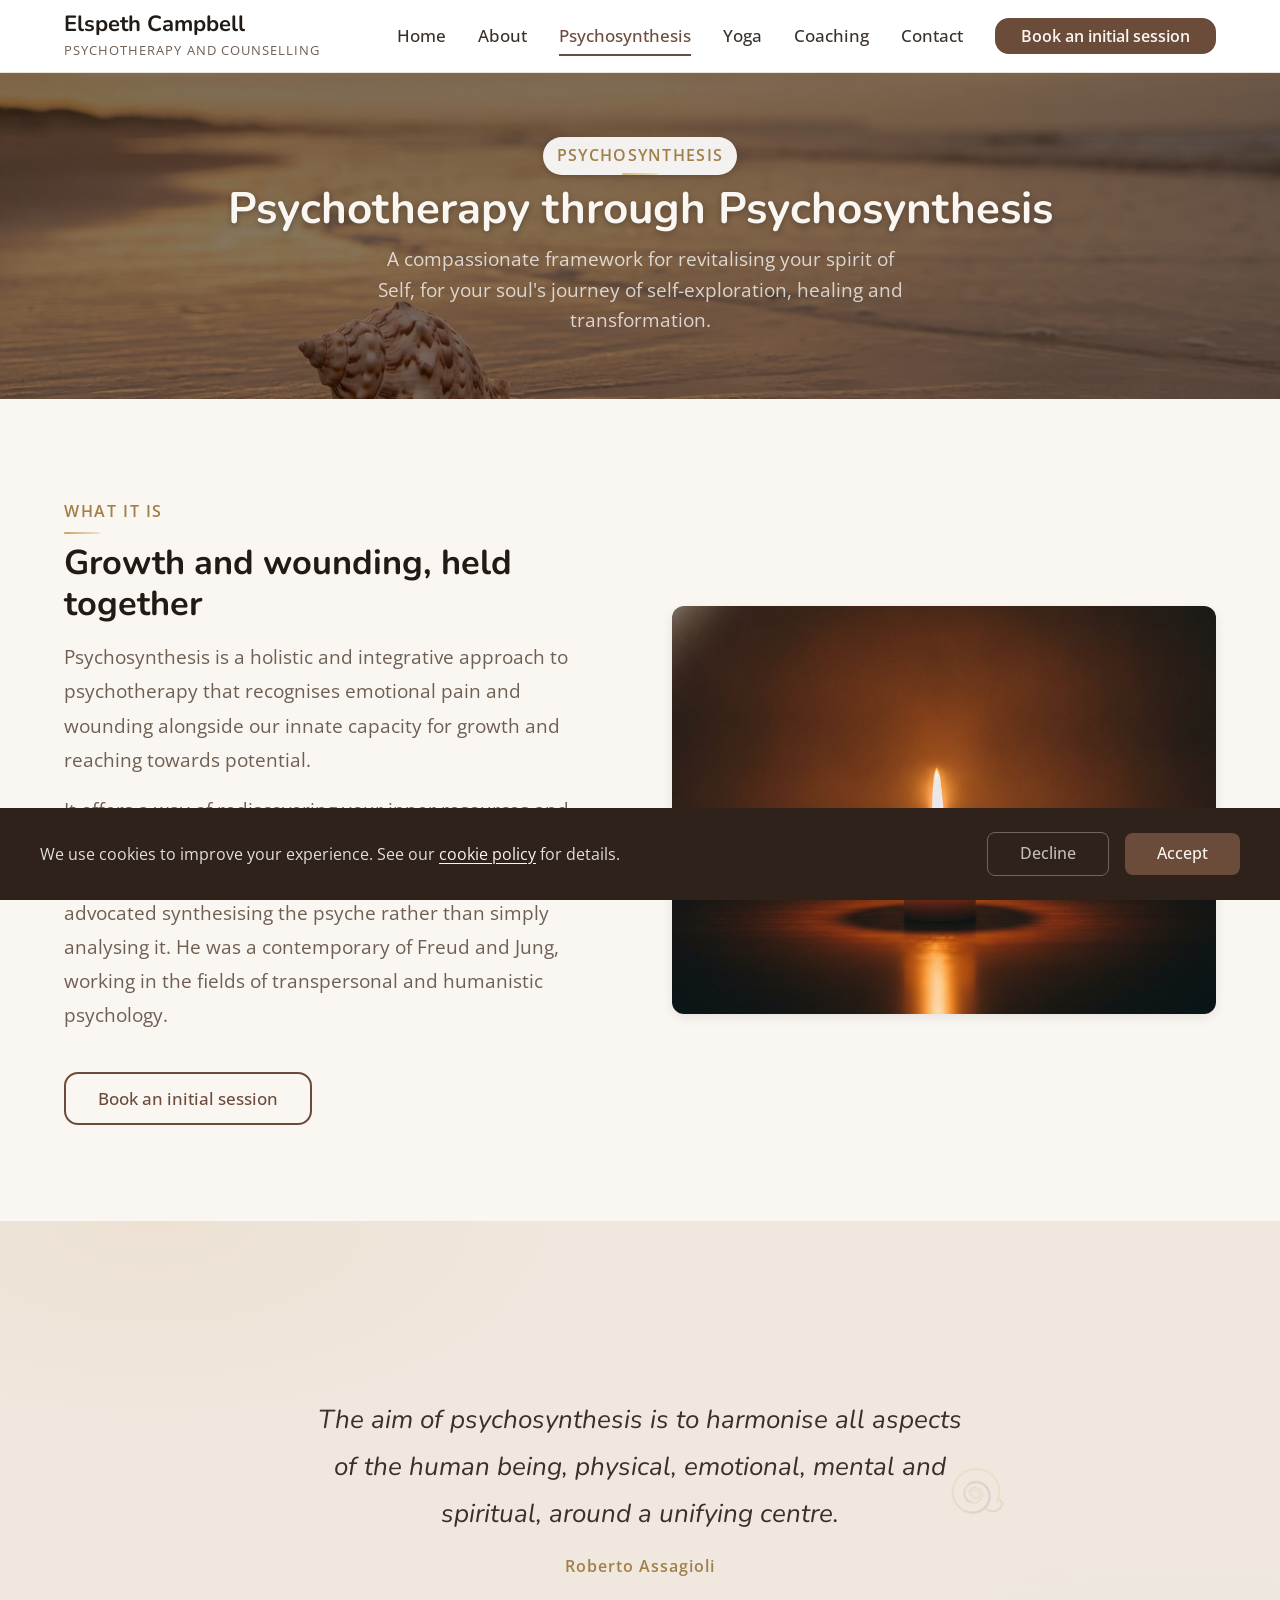
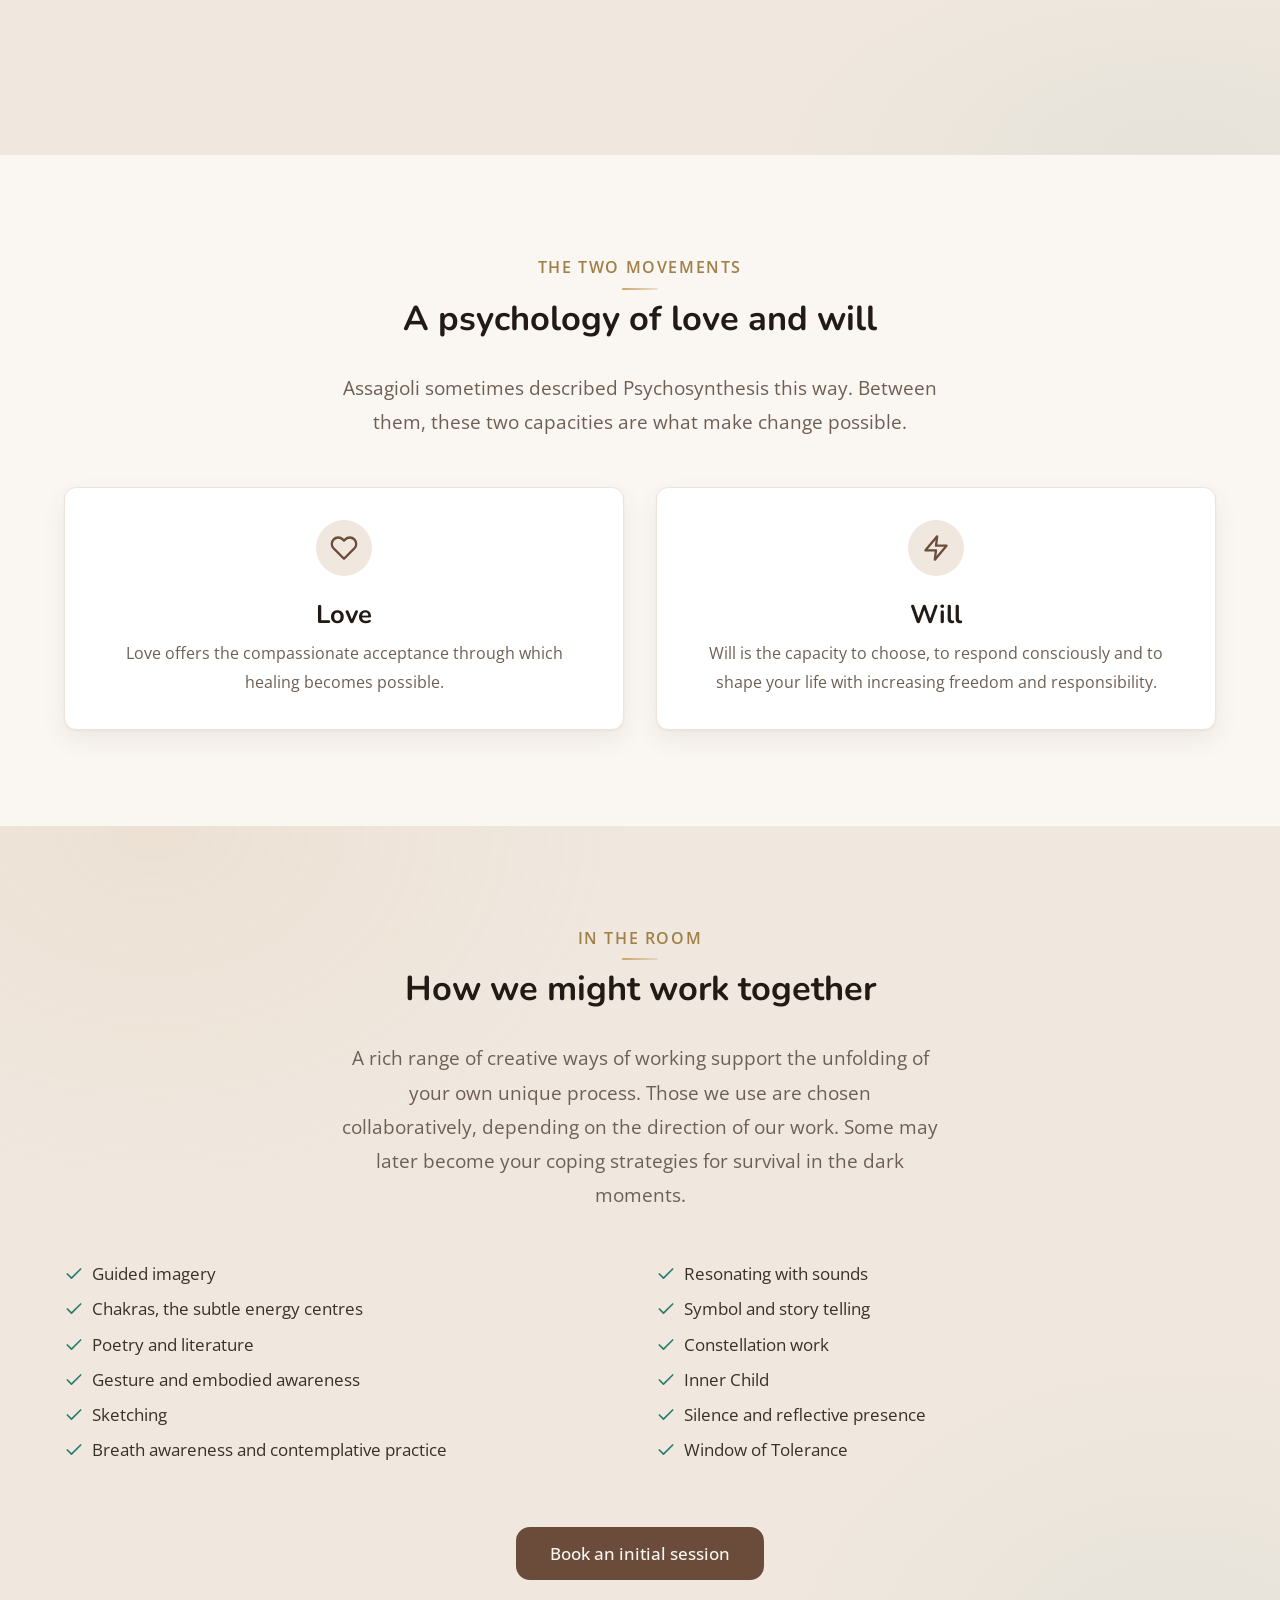
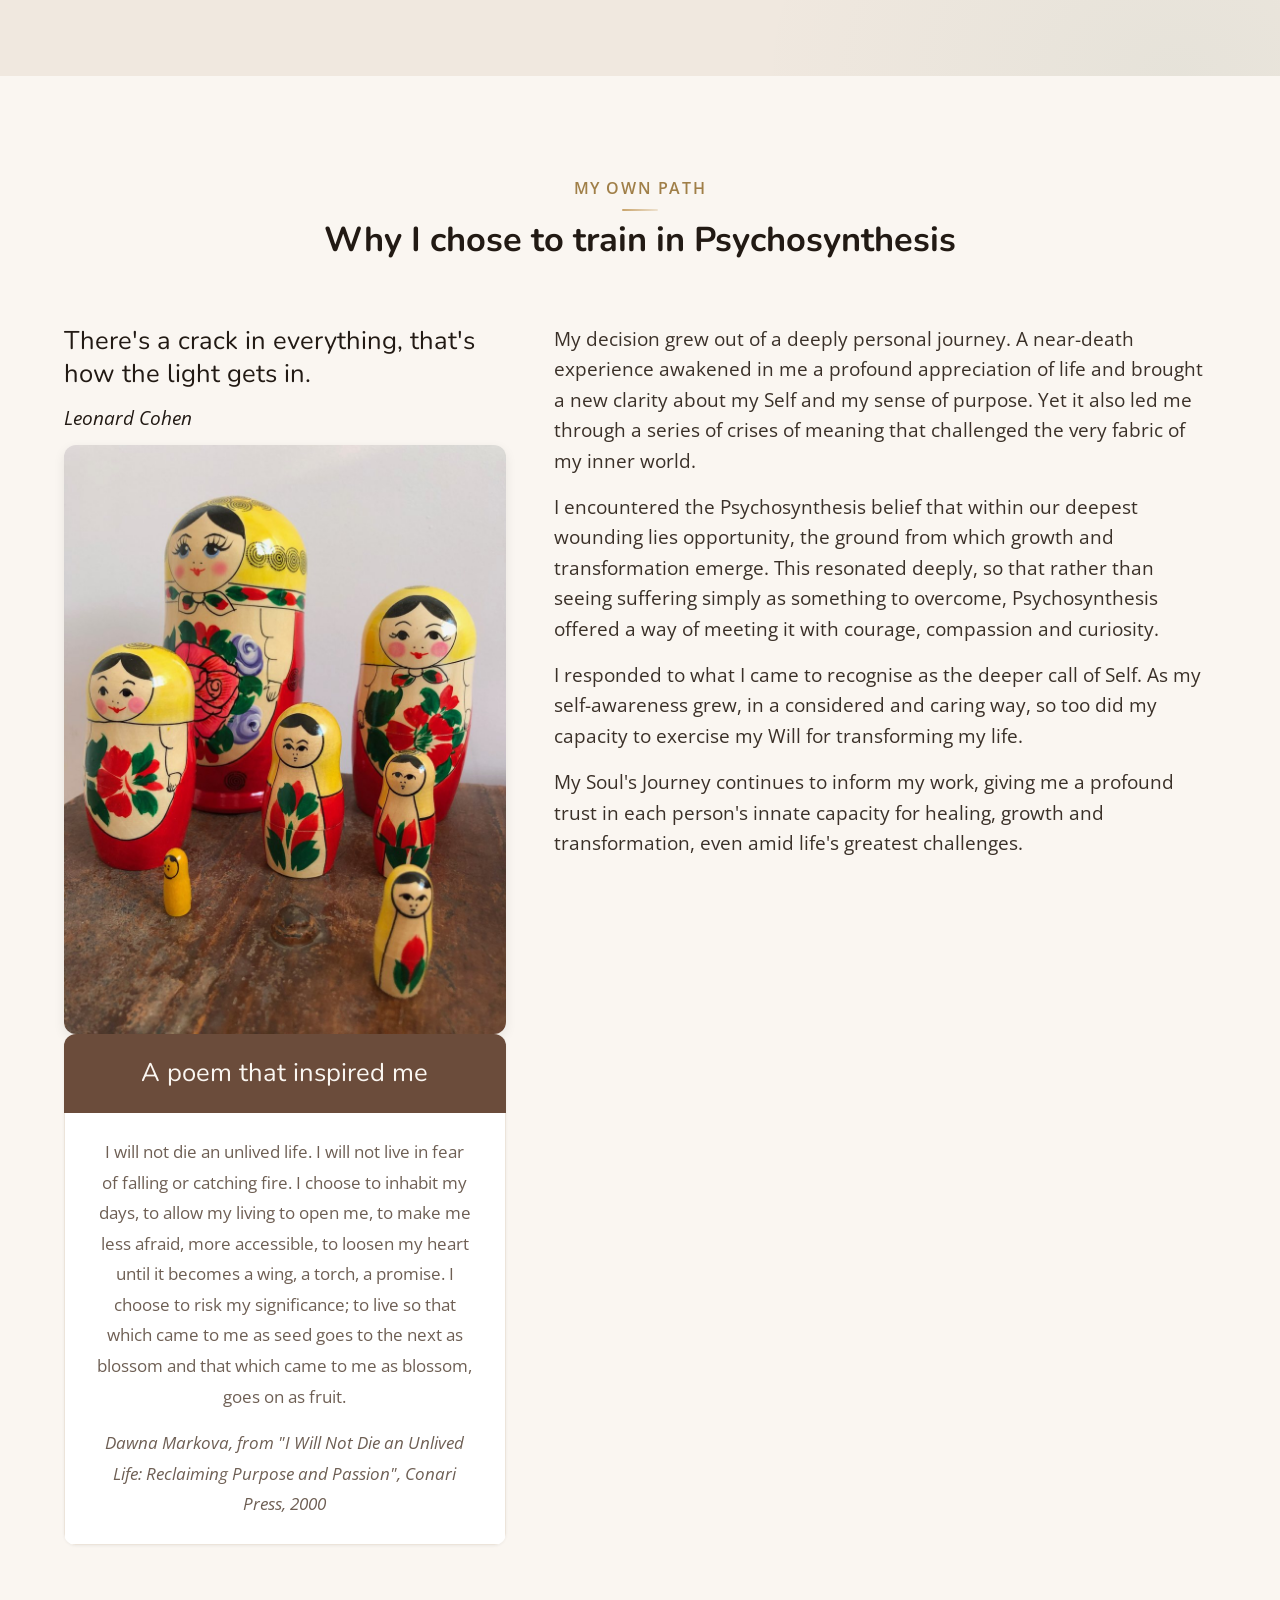
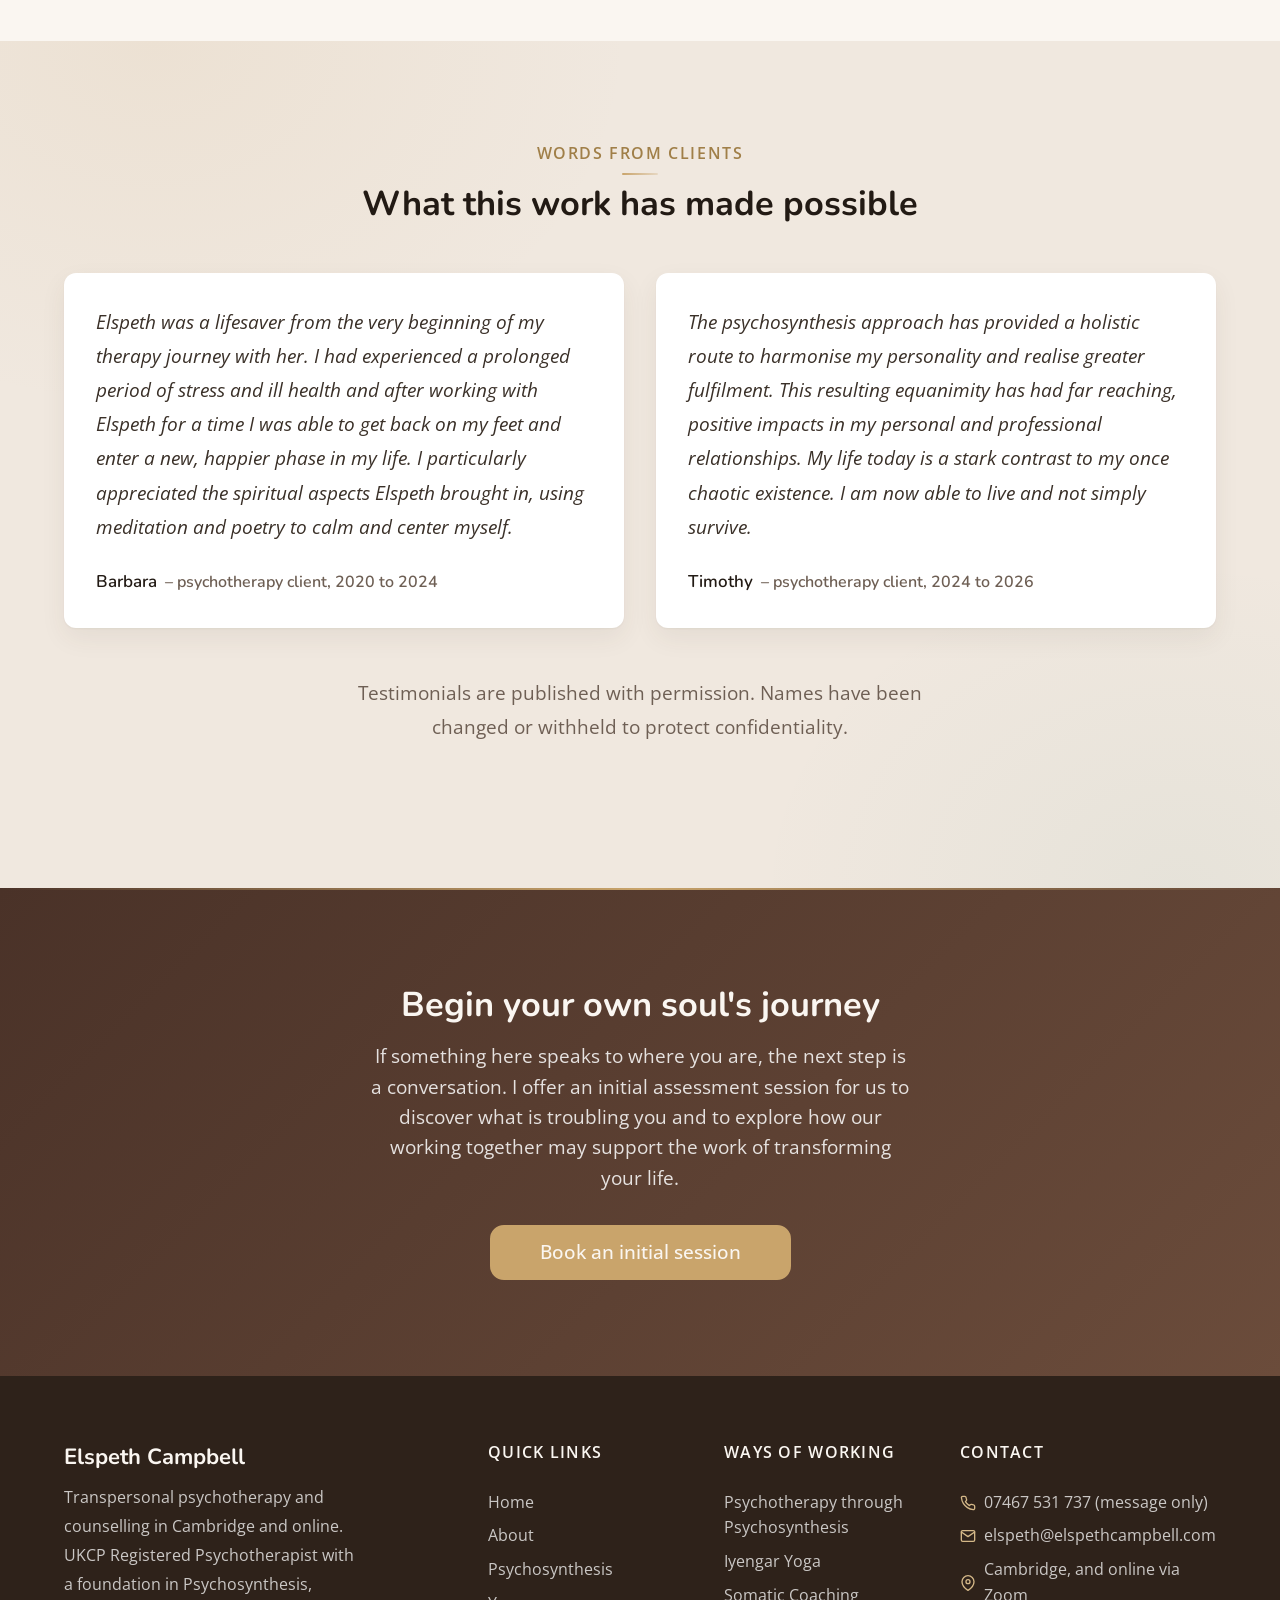
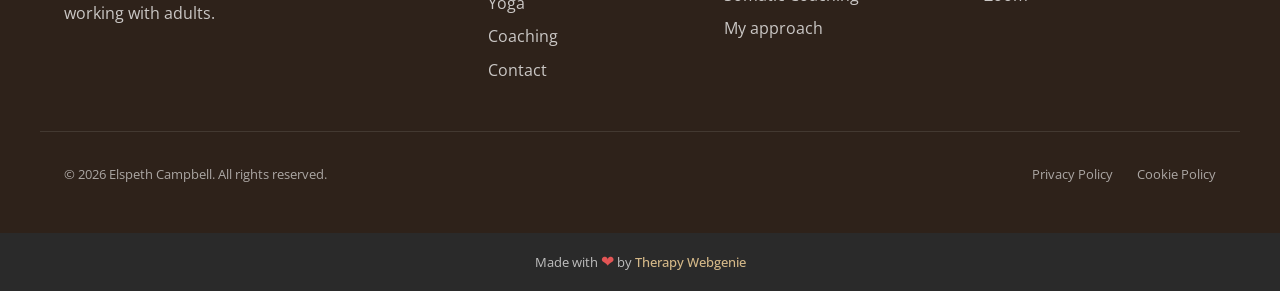
<file: psychosynthesis.html>
<!DOCTYPE html>
<html lang="en">
<head>
  <meta charset="UTF-8">
  <meta name="viewport" content="width=device-width, initial-scale=1.0">
  <meta name="description" content="Psychotherapy through Psychosynthesis with Elspeth Campbell in Cambridge and online. A holistic approach to healing, growth and transformation.">
  <meta name="author" content="Elspeth Campbell">
  <meta name="robots" content="max-image-preview:large">
  <title>Psychotherapy through Psychosynthesis | Elspeth Campbell</title>

  <link rel="canonical" href="https://www.elspethcampbell.com/psychosynthesis.html">

  <meta property="og:type" content="article">
  <meta property="og:url" content="https://www.elspethcampbell.com/psychosynthesis.html">
  <meta property="og:title" content="Psychotherapy through Psychosynthesis | Elspeth Campbell">
  <meta property="og:description" content="A holistic and integrative approach to psychotherapy that recognises emotional pain alongside our innate capacity for growth.">
  <meta property="og:image" content="https://www.elspethcampbell.com/images/header-shells.jpg">

  <meta name="twitter:card" content="summary_large_image">
  <meta name="twitter:title" content="Psychotherapy through Psychosynthesis | Elspeth Campbell">
  <meta name="twitter:description" content="A holistic and integrative approach to psychotherapy that recognises emotional pain alongside our innate capacity for growth.">
  <meta name="twitter:image" content="https://www.elspethcampbell.com/images/header-shells.jpg">

  <link rel="icon" href="images/favicon.png" type="image/png" sizes="96x96">
  <link rel="apple-touch-icon" href="images/apple-touch-icon.png">

  <link rel="preconnect" href="https://fonts.googleapis.com">
  <link rel="preconnect" href="https://fonts.gstatic.com" crossorigin>

  <link rel="stylesheet" href="css/base.css?v=20260917b">
  <link rel="stylesheet" href="css/components.css?v=20260917b">
  <link rel="stylesheet" href="css/theme.css?v=20260917b">
  <!-- PROFILE:schema -->
  <script type="application/ld+json">
  {
    "@context": "https://schema.org",
    "@type": "LocalBusiness",
    "name": "Elspeth Campbell",
    "description": "Transpersonal psychotherapy and counselling in Cambridge and online. UKCP Registered Psychotherapist with a foundation in Psychosynthesis, working with adults.",
    "url": "https://www.elspethcampbell.com",
    "telephone": "07467 531 737",
    "email": "elspeth@elspethcampbell.com",
    "address": {
      "@type": "PostalAddress",
      "addressLocality": "Cambridge",
      "addressCountry": "GB"
    },
    "areaServed": "Cambridge and online",
    "image": "https://www.elspethcampbell.com/images/elspeth-square.jpg"
  }
  </script>
  <!-- /PROFILE:schema -->
</head>
<body>

  <a href="#main" class="skip-link">Skip to main content</a>

  <!-- SECTION: nav -->
  <nav class="nav" role="navigation" aria-label="Main navigation">
    <div class="container nav__inner">
      <a href="index.html" class="nav__brand">
        <!-- PROFILE:logo --><!-- /PROFILE:logo -->
        <span class="nav__name"><!-- PROFILE:site_title -->Elspeth Campbell<!-- /PROFILE:site_title --></span>
        <span class="nav__title"><!-- PROFILE:site_slogan -->Psychotherapy and Counselling<!-- /PROFILE:site_slogan --></span>
      </a>
      <div class="nav__links">
        <a href="index.html" class="nav__link">Home</a>
        <a href="about.html" class="nav__link">About</a>
        <a href="psychosynthesis.html" class="nav__link nav__link--active">Psychosynthesis</a>
        <a href="yoga.html" class="nav__link">Yoga</a>
        <a href="coaching.html" class="nav__link">Coaching</a>
        <a href="contact.html" class="nav__link">Contact</a>
        <a href="contact.html" class="btn btn--primary nav__cta">Book an initial session</a>
      </div>
      <button class="nav__toggle" aria-label="Toggle menu" aria-expanded="false" aria-controls="mobile-menu">
        <span class="nav__toggle-bar"></span>
        <span class="nav__toggle-bar"></span>
        <span class="nav__toggle-bar"></span>
      </button>
    </div>
    <div class="nav__mobile" id="mobile-menu" role="menu">
      <a href="index.html" class="nav__link" role="menuitem">Home</a>
      <a href="about.html" class="nav__link" role="menuitem">About</a>
      <a href="psychosynthesis.html" class="nav__link nav__link--active" role="menuitem">Psychosynthesis</a>
      <a href="yoga.html" class="nav__link" role="menuitem">Yoga</a>
      <a href="coaching.html" class="nav__link" role="menuitem">Coaching</a>
      <a href="contact.html" class="nav__link" role="menuitem">Contact</a>
      <a href="contact.html" class="btn btn--primary" role="menuitem">Book an initial session</a>
    </div>
  </nav>
  <!-- /SECTION: nav -->

  <!-- Compact scroll header -->
  <div class="nav-scroll" aria-hidden="true">
    <div class="container nav-scroll__inner">
      <div class="nav-scroll__brand">
        <span class="nav-scroll__name"><!-- PROFILE:site_title -->Elspeth Campbell<!-- /PROFILE:site_title --></span>
        <span class="nav-scroll__title"><!-- PROFILE:site_slogan -->Psychotherapy and Counselling<!-- /PROFILE:site_slogan --></span>
      </div>
      <div class="nav-scroll__right">
        <a href="tel:07467531737" class="nav-scroll__phone">
          <svg xmlns="http://www.w3.org/2000/svg" viewBox="0 0 24 24" fill="none" stroke="currentColor" stroke-width="2" stroke-linecap="round" stroke-linejoin="round"><path d="M22 16.92v3a2 2 0 0 1-2.18 2 19.79 19.79 0 0 1-8.63-3.07 19.5 19.5 0 0 1-6-6 19.79 19.79 0 0 1-3.07-8.67A2 2 0 0 1 4.11 2h3a2 2 0 0 1 2 1.72c.127.96.361 1.903.7 2.81a2 2 0 0 1-.45 2.11L8.09 9.91a16 16 0 0 0 6 6l1.27-1.27a2 2 0 0 1 2.11-.45c.907.339 1.85.573 2.81.7A2 2 0 0 1 22 16.92z"></path></svg>
          07467 531 737
        </a>
        <a href="tel:07467531737" class="nav-scroll__phone-icon" aria-label="Call Elspeth">
          <svg xmlns="http://www.w3.org/2000/svg" viewBox="0 0 24 24" fill="none" stroke="currentColor" stroke-width="2" stroke-linecap="round" stroke-linejoin="round"><path d="M22 16.92v3a2 2 0 0 1-2.18 2 19.79 19.79 0 0 1-8.63-3.07 19.5 19.5 0 0 1-6-6 19.79 19.79 0 0 1-3.07-8.67A2 2 0 0 1 4.11 2h3a2 2 0 0 1 2 1.72c.127.96.361 1.903.7 2.81a2 2 0 0 1-.45 2.11L8.09 9.91a16 16 0 0 0 6 6l1.27-1.27a2 2 0 0 1 2.11-.45c.907.339 1.85.573 2.81.7A2 2 0 0 1 22 16.92z"></path></svg>
        </a>
        <button class="nav-scroll__toggle" aria-label="Toggle menu">
          <span class="nav-scroll__toggle-bar"></span>
          <span class="nav-scroll__toggle-bar"></span>
          <span class="nav-scroll__toggle-bar"></span>
        </button>
      </div>
    </div>
  </div>

  <main id="main">

    <!-- SECTION: page-header -->
    <section class="page-header page-header--image" style="background-image: url('images/header-shells.jpg'); background-size: cover; background-position: center center;">
      <div class="container">
        <span class="section-label">Psychosynthesis</span>
        <h1>Psychotherapy through Psychosynthesis</h1>
        <p class="page-header__meta">A compassionate framework for revitalising your spirit of Self, for your soul's journey of self-exploration, healing and transformation.</p>
      </div>
    </section>
    <!-- /SECTION: page-header -->

    <!-- SECTION: intro -->
    <section class="section reveal">
      <div class="container split">
        <div class="split__text">
          <span class="section-label">What it is</span>
          <h2>Growth and wounding, held together</h2>
          <p>Psychosynthesis is a holistic and integrative approach to psychotherapy that recognises emotional pain and wounding alongside our innate capacity for growth and reaching towards potential.</p>
          <p>It offers a way of rediscovering your inner resources and integrating them, so that you can realign with who you truly are. Its founder, the Italian psychiatrist Roberto Assagioli, advocated synthesising the psyche rather than simply analysing it. He was a contemporary of Freud and Jung, working in the fields of transpersonal and humanistic psychology.</p>
          <a href="contact.html" class="btn btn--secondary">Book an initial session</a>
        </div>
        <img src="images/candle-flame.jpg" alt="A single lit candle with a steady warm flame in a quiet, darkened room" class="split__image split__image--landscape" width="900" height="675" loading="lazy">
      </div>
    </section>
    <!-- /SECTION: intro -->

    <!-- SECTION: blockquote -->
    <section class="section section--alt reveal">
      <div class="container container--narrow text-center">
        <div class="blockquote blockquote--pull">
          <p class="blockquote__text">The aim of psychosynthesis is to harmonise all aspects of the human being, physical, emotional, mental and spiritual, around a unifying centre.</p>
          <cite class="blockquote__cite">Roberto Assagioli</cite>
        </div>
      </div>
    </section>
    <!-- /SECTION: blockquote -->

    <!-- SECTION: approach -->
    <section class="section reveal">
      <div class="container text-center">
        <span class="section-label">The two movements</span>
        <h2>A psychology of love and will</h2>
        <p class="section-subtitle">Assagioli sometimes described Psychosynthesis this way. Between them, these two capacities are what make change possible.</p>
      </div>
      <div class="container grid grid--2">
        <div class="icon-box icon-box--card">
          <div class="icon-box__icon">
            <svg xmlns="http://www.w3.org/2000/svg" viewBox="0 0 24 24" fill="none" stroke="currentColor" stroke-width="2" stroke-linecap="round" stroke-linejoin="round"><path d="M20.84 4.61a5.5 5.5 0 0 0-7.78 0L12 5.67l-1.06-1.06a5.5 5.5 0 0 0-7.78 7.78l1.06 1.06L12 21.23l7.78-7.78 1.06-1.06a5.5 5.5 0 0 0 0-7.78z"></path></svg>
          </div>
          <h3 class="icon-box__title">Love</h3>
          <p class="icon-box__text">Love offers the compassionate acceptance through which healing becomes possible.</p>
        </div>
        <div class="icon-box icon-box--card">
          <div class="icon-box__icon">
            <svg xmlns="http://www.w3.org/2000/svg" viewBox="0 0 24 24" fill="none" stroke="currentColor" stroke-width="2" stroke-linecap="round" stroke-linejoin="round"><polygon points="13 2 3 14 12 14 11 22 21 10 12 10 13 2"></polygon></svg>
          </div>
          <h3 class="icon-box__title">Will</h3>
          <p class="icon-box__text">Will is the capacity to choose, to respond consciously and to shape your life with increasing freedom and responsibility.</p>
        </div>
      </div>
    </section>
    <!-- /SECTION: approach -->

    <!-- SECTION: ways-of-working -->
    <section class="section section--alt reveal">
      <div class="container text-center">
        <span class="section-label">In the room</span>
        <h2>How we might work together</h2>
        <p class="section-subtitle">A rich range of creative ways of working support the unfolding of your own unique process. Those we use are chosen collaboratively, depending on the direction of our work. Some may later become your coping strategies for survival in the dark moments.</p>
      </div>
      <div class="container grid grid--2 reveal reveal-trigger">
        <ul class="checklist">
          <li><svg xmlns="http://www.w3.org/2000/svg" viewBox="0 0 24 24" fill="none" stroke="currentColor" stroke-width="2" stroke-linecap="round" stroke-linejoin="round"><polyline points="20 6 9 17 4 12"></polyline></svg> Guided imagery</li>
          <li><svg xmlns="http://www.w3.org/2000/svg" viewBox="0 0 24 24" fill="none" stroke="currentColor" stroke-width="2" stroke-linecap="round" stroke-linejoin="round"><polyline points="20 6 9 17 4 12"></polyline></svg> Chakras, the subtle energy centres</li>
          <li><svg xmlns="http://www.w3.org/2000/svg" viewBox="0 0 24 24" fill="none" stroke="currentColor" stroke-width="2" stroke-linecap="round" stroke-linejoin="round"><polyline points="20 6 9 17 4 12"></polyline></svg> Poetry and literature</li>
          <li><svg xmlns="http://www.w3.org/2000/svg" viewBox="0 0 24 24" fill="none" stroke="currentColor" stroke-width="2" stroke-linecap="round" stroke-linejoin="round"><polyline points="20 6 9 17 4 12"></polyline></svg> Gesture and embodied awareness</li>
          <li><svg xmlns="http://www.w3.org/2000/svg" viewBox="0 0 24 24" fill="none" stroke="currentColor" stroke-width="2" stroke-linecap="round" stroke-linejoin="round"><polyline points="20 6 9 17 4 12"></polyline></svg> Sketching</li>
          <li><svg xmlns="http://www.w3.org/2000/svg" viewBox="0 0 24 24" fill="none" stroke="currentColor" stroke-width="2" stroke-linecap="round" stroke-linejoin="round"><polyline points="20 6 9 17 4 12"></polyline></svg> Breath awareness and contemplative practice</li>
        </ul>
        <ul class="checklist">
          <li><svg xmlns="http://www.w3.org/2000/svg" viewBox="0 0 24 24" fill="none" stroke="currentColor" stroke-width="2" stroke-linecap="round" stroke-linejoin="round"><polyline points="20 6 9 17 4 12"></polyline></svg> Resonating with sounds</li>
          <li><svg xmlns="http://www.w3.org/2000/svg" viewBox="0 0 24 24" fill="none" stroke="currentColor" stroke-width="2" stroke-linecap="round" stroke-linejoin="round"><polyline points="20 6 9 17 4 12"></polyline></svg> Symbol and story telling</li>
          <li><svg xmlns="http://www.w3.org/2000/svg" viewBox="0 0 24 24" fill="none" stroke="currentColor" stroke-width="2" stroke-linecap="round" stroke-linejoin="round"><polyline points="20 6 9 17 4 12"></polyline></svg> Constellation work</li>
          <li><svg xmlns="http://www.w3.org/2000/svg" viewBox="0 0 24 24" fill="none" stroke="currentColor" stroke-width="2" stroke-linecap="round" stroke-linejoin="round"><polyline points="20 6 9 17 4 12"></polyline></svg> Inner Child</li>
          <li><svg xmlns="http://www.w3.org/2000/svg" viewBox="0 0 24 24" fill="none" stroke="currentColor" stroke-width="2" stroke-linecap="round" stroke-linejoin="round"><polyline points="20 6 9 17 4 12"></polyline></svg> Silence and reflective presence</li>
          <li><svg xmlns="http://www.w3.org/2000/svg" viewBox="0 0 24 24" fill="none" stroke="currentColor" stroke-width="2" stroke-linecap="round" stroke-linejoin="round"><polyline points="20 6 9 17 4 12"></polyline></svg> Window of Tolerance</li>
        </ul>
      </div>
      <div class="container text-center section-footer">
        <a href="contact.html" class="btn btn--primary">Book an initial session</a>
      </div>
    </section>
    <!-- /SECTION: ways-of-working -->

    <!-- SECTION: my-story -->
    <section class="section reveal">
      <div class="container">
        <div class="story-split">
          <div class="story-split__heading text-center">
            <span class="section-label">My own path</span>
            <h2 style="margin-bottom: var(--space-3xl);">Why I chose to train in Psychosynthesis</h2>
          </div>
          <div class="story-split__body">
            <div class="story-split__lead">
              <h3>There's a crack in everything, that's how the light gets in.</h3>
              <p><em>Leonard Cohen</em></p>
              <img src="images/russian-dolls-portrait.jpg" alt="A set of nesting Russian dolls, one of the creative objects used in sessions" class="split__image split__image--portrait" width="900" height="1200" loading="lazy">
              <div class="highlight-box">
                <div class="highlight-box__heading">
                  <h3>A poem that inspired me</h3>
                </div>
                <div class="highlight-box__content">
                <p>I will not die an unlived life. I will not live in fear of falling or catching fire. I choose to inhabit my days, to allow my living to open me, to make me less afraid, more accessible, to loosen my heart until it becomes a wing, a torch, a promise. I choose to risk my significance; to live so that which came to me as seed goes to the next as blossom and that which came to me as blossom, goes on as fruit.</p>
                <p><em>Dawna Markova, from "I Will Not Die an Unlived Life: Reclaiming Purpose and Passion", Conari Press, 2000</em></p>
                </div>
              </div>
            </div>
            <div class="story-split__text">
              <p>My decision grew out of a deeply personal journey. A near-death experience awakened in me a profound appreciation of life and brought a new clarity about my Self and my sense of purpose. Yet it also led me through a series of crises of meaning that challenged the very fabric of my inner world.</p>
              <p>I encountered the Psychosynthesis belief that within our deepest wounding lies opportunity, the ground from which growth and transformation emerge. This resonated deeply, so that rather than seeing suffering simply as something to overcome, Psychosynthesis offered a way of meeting it with courage, compassion and curiosity.</p>
              <p>I responded to what I came to recognise as the deeper call of Self. As my self-awareness grew, in a considered and caring way, so too did my capacity to exercise my Will for transforming my life.</p>
              <p>My Soul's Journey continues to inform my work, giving me a profound trust in each person's innate capacity for healing, growth and transformation, even amid life's greatest challenges.</p>
            </div>
          </div>
        </div>
      </div>
    </section>
    <!-- /SECTION: my-story -->

    <!-- SECTION: testimonials -->
    <section class="section section--alt">
      <div class="container text-center">
        <span class="section-label">Words from clients</span>
        <h2>What this work has made possible</h2>
      </div>
      <div class="container grid grid--2">
        <div class="testimonial testimonial--card">
          <p class="testimonial__quote">Elspeth was a lifesaver from the very beginning of my therapy journey with her. I had experienced a prolonged period of stress and ill health and after working with Elspeth for a time I was able to get back on my feet and enter a new, happier phase in my life. I particularly appreciated the spiritual aspects Elspeth brought in, using meditation and poetry to calm and center myself.</p>
          <p class="testimonial__author">Barbara <span class="testimonial__detail" style="display:inline; margin-left: 0.25em;">&ndash; psychotherapy client, 2020 to 2024</span></p>
        </div>
        <div class="testimonial testimonial--card">
          <p class="testimonial__quote">The psychosynthesis approach has provided a holistic route to harmonise my personality and realise greater fulfilment. This resulting equanimity has had far reaching, positive impacts in my personal and professional relationships. My life today is a stark contrast to my once chaotic existence. I am now able to live and not simply survive.</p>
          <p class="testimonial__author">Timothy <span class="testimonial__detail" style="display:inline; margin-left: 0.25em;">&ndash; psychotherapy client, 2024 to 2026</span></p>
        </div>
      </div>
      <div class="container text-center section-footer">
        <p class="section-subtitle">Testimonials are published with permission. Names have been changed or withheld to protect confidentiality.</p>
      </div>
    </section>
    <!-- /SECTION: testimonials -->

    <!-- SECTION: cta -->
    <section class="section cta-banner">
      <div class="container text-center">
        <h2>Begin your own soul's journey</h2>
        <p>If something here speaks to where you are, the next step is a conversation. I offer an initial assessment session for us to discover what is troubling you and to explore how our working together may support the work of transforming your life.</p>
        <a href="contact.html" class="btn btn--accent">Book an initial session</a>
      </div>
    </section>
    <!-- /SECTION: cta -->

  </main>

  <!-- SECTION: footer -->
  <footer class="footer">
    <div class="container footer__inner">
      <div class="footer__brand">
        <p class="footer__brand-name">Elspeth Campbell</p>
        <p class="footer__brand-text">Transpersonal psychotherapy and counselling in Cambridge and online. UKCP Registered Psychotherapist with a foundation in Psychosynthesis, working with adults.</p>
      </div>
      <div class="footer__col">
        <p class="footer__heading">Quick Links</p>
        <div class="footer__links">
          <a href="index.html" class="footer__link">Home</a>
          <a href="about.html" class="footer__link">About</a>
          <a href="psychosynthesis.html" class="footer__link">Psychosynthesis</a>
          <a href="yoga.html" class="footer__link">Yoga</a>
          <a href="coaching.html" class="footer__link">Coaching</a>
          <a href="contact.html" class="footer__link">Contact</a>
        </div>
      </div>
      <div class="footer__col">
        <p class="footer__heading">Ways of working</p>
        <div class="footer__links">
          <a href="psychosynthesis.html" class="footer__link">Psychotherapy through Psychosynthesis</a>
          <a href="yoga.html" class="footer__link">Iyengar Yoga</a>
          <a href="coaching.html" class="footer__link">Somatic Coaching</a>
          <a href="about.html" class="footer__link">My approach</a>
        </div>
      </div>
      <div class="footer__col">
        <p class="footer__heading">Contact</p>
        <div class="footer__contact-item">
          <svg xmlns="http://www.w3.org/2000/svg" viewBox="0 0 24 24" fill="none" stroke="currentColor" stroke-width="2" stroke-linecap="round" stroke-linejoin="round"><path d="M22 16.92v3a2 2 0 0 1-2.18 2 19.79 19.79 0 0 1-8.63-3.07 19.5 19.5 0 0 1-6-6 19.79 19.79 0 0 1-3.07-8.67A2 2 0 0 1 4.11 2h3a2 2 0 0 1 2 1.72 12.84 12.84 0 0 0 .7 2.81 2 2 0 0 1-.45 2.11L8.09 9.91a16 16 0 0 0 6 6l1.27-1.27a2 2 0 0 1 2.11-.45 12.84 12.84 0 0 0 2.81.7A2 2 0 0 1 22 16.92z"></path></svg>
          <!-- PROFILE:phone_landline --><span>07467 531 737 (message only)</span><!-- /PROFILE:phone_landline -->
        </div>
        <div class="footer__contact-item">
          <svg xmlns="http://www.w3.org/2000/svg" viewBox="0 0 24 24" fill="none" stroke="currentColor" stroke-width="2" stroke-linecap="round" stroke-linejoin="round"><path d="M4 4h16c1.1 0 2 .9 2 2v12c0 1.1-.9 2-2 2H4c-1.1 0-2-.9-2-2V6c0-1.1.9-2 2-2z"></path><polyline points="22,6 12,13 2,6"></polyline></svg>
          <!-- PROFILE:email --><a href="mailto:elspeth@elspethcampbell.com">elspeth@elspethcampbell.com</a><!-- /PROFILE:email -->
        </div>
        <div class="footer__contact-item">
          <svg xmlns="http://www.w3.org/2000/svg" viewBox="0 0 24 24" fill="none" stroke="currentColor" stroke-width="2" stroke-linecap="round" stroke-linejoin="round"><path d="M21 10c0 7-9 13-9 13s-9-6-9-13a9 9 0 0 1 18 0z"></path><circle cx="12" cy="10" r="3"></circle></svg>
          <!-- PROFILE:address --><span>Cambridge, and online via Zoom</span><!-- /PROFILE:address -->
        </div>
      </div>
    </div>
    <div class="container footer__bottom">
      <p class="footer__copyright">&copy; 2026 Elspeth Campbell. All rights reserved.</p>
      <div class="footer__legal">
        <a href="privacy.html">Privacy Policy</a>
        <a href="cookies-policy.html">Cookie Policy</a>
      </div>
    </div>
  </footer>
  <!-- /SECTION: footer -->

  <div class="site-credit">
    <p>Made with <span class="site-credit__heart" aria-label="love">&#10084;</span> by <a href="https://www.therapywebgenie.com" target="_blank" rel="noopener">Therapy Webgenie</a></p>
  </div>

  <!-- Cookie Consent -->
  <div class="cookie-banner" role="dialog" aria-label="Cookie consent">
    <div class="cookie-banner__inner">
      <p class="cookie-banner__text">We use cookies to improve your experience. See our <a href="cookies-policy.html">cookie policy</a> for details.</p>
      <div class="cookie-banner__buttons"><button class="cookie-banner__accept">Accept</button><button class="cookie-banner__decline">Decline</button></div>
    </div>
  </div>

  <!-- Back to Top -->
  <button class="back-to-top" aria-label="Back to top">
    <svg xmlns="http://www.w3.org/2000/svg" viewBox="0 0 24 24" fill="none" stroke="currentColor" stroke-width="2" stroke-linecap="round" stroke-linejoin="round"><polyline points="18 15 12 9 6 15"></polyline></svg>
  </button>

  <script src="js/main.js"></script>
</body>
</html>
</file>
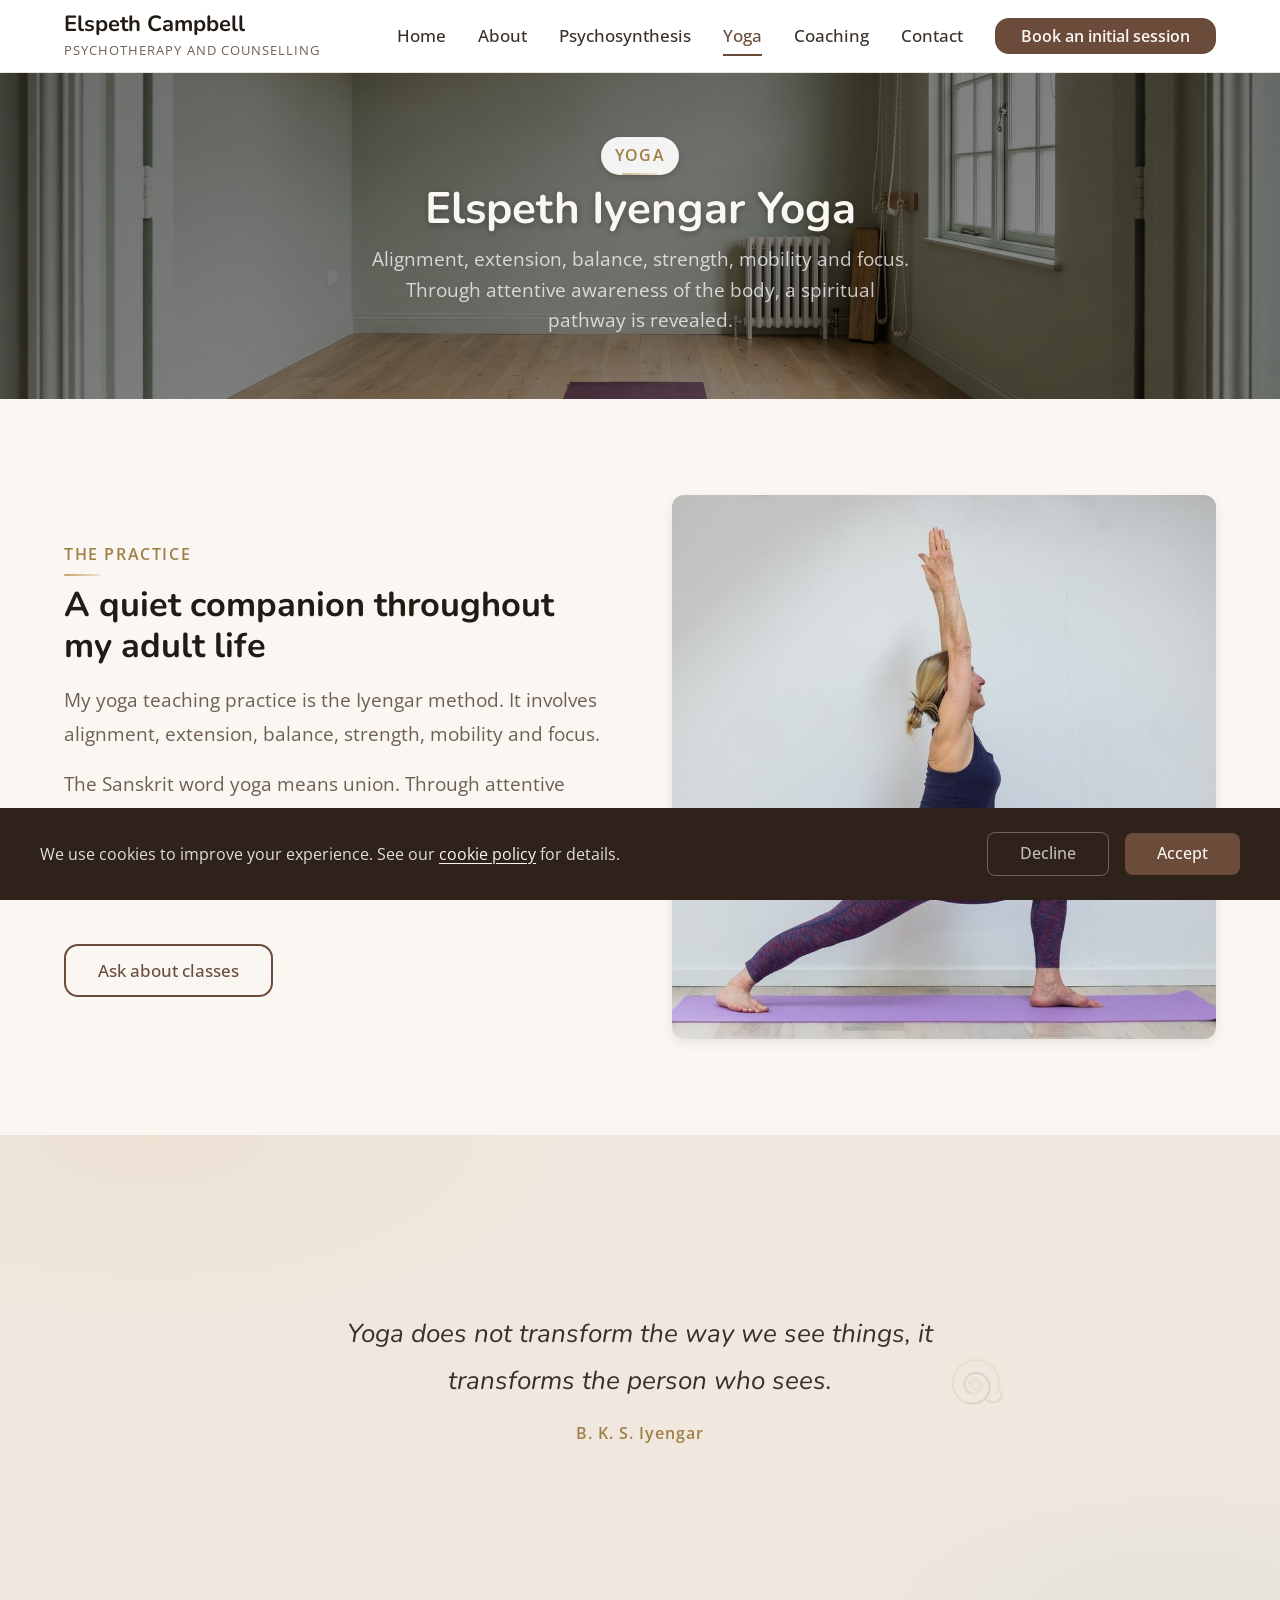
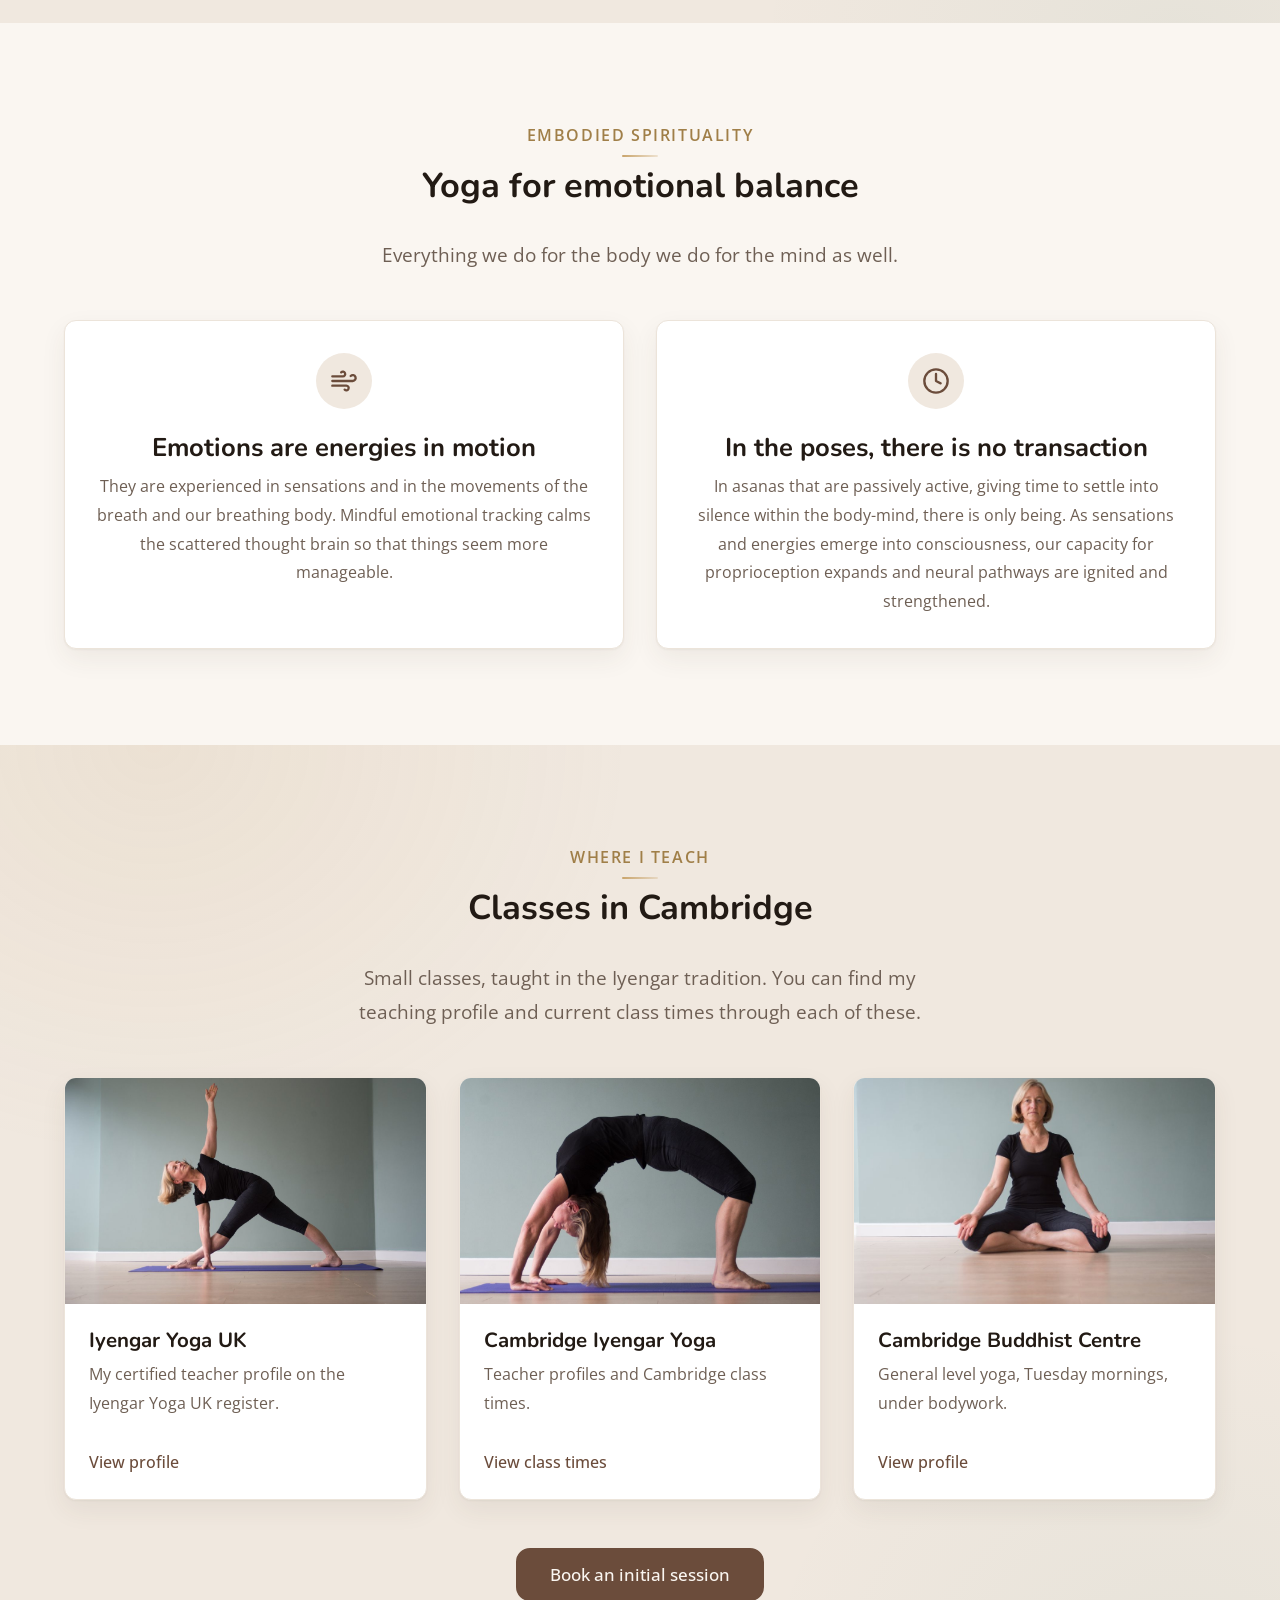
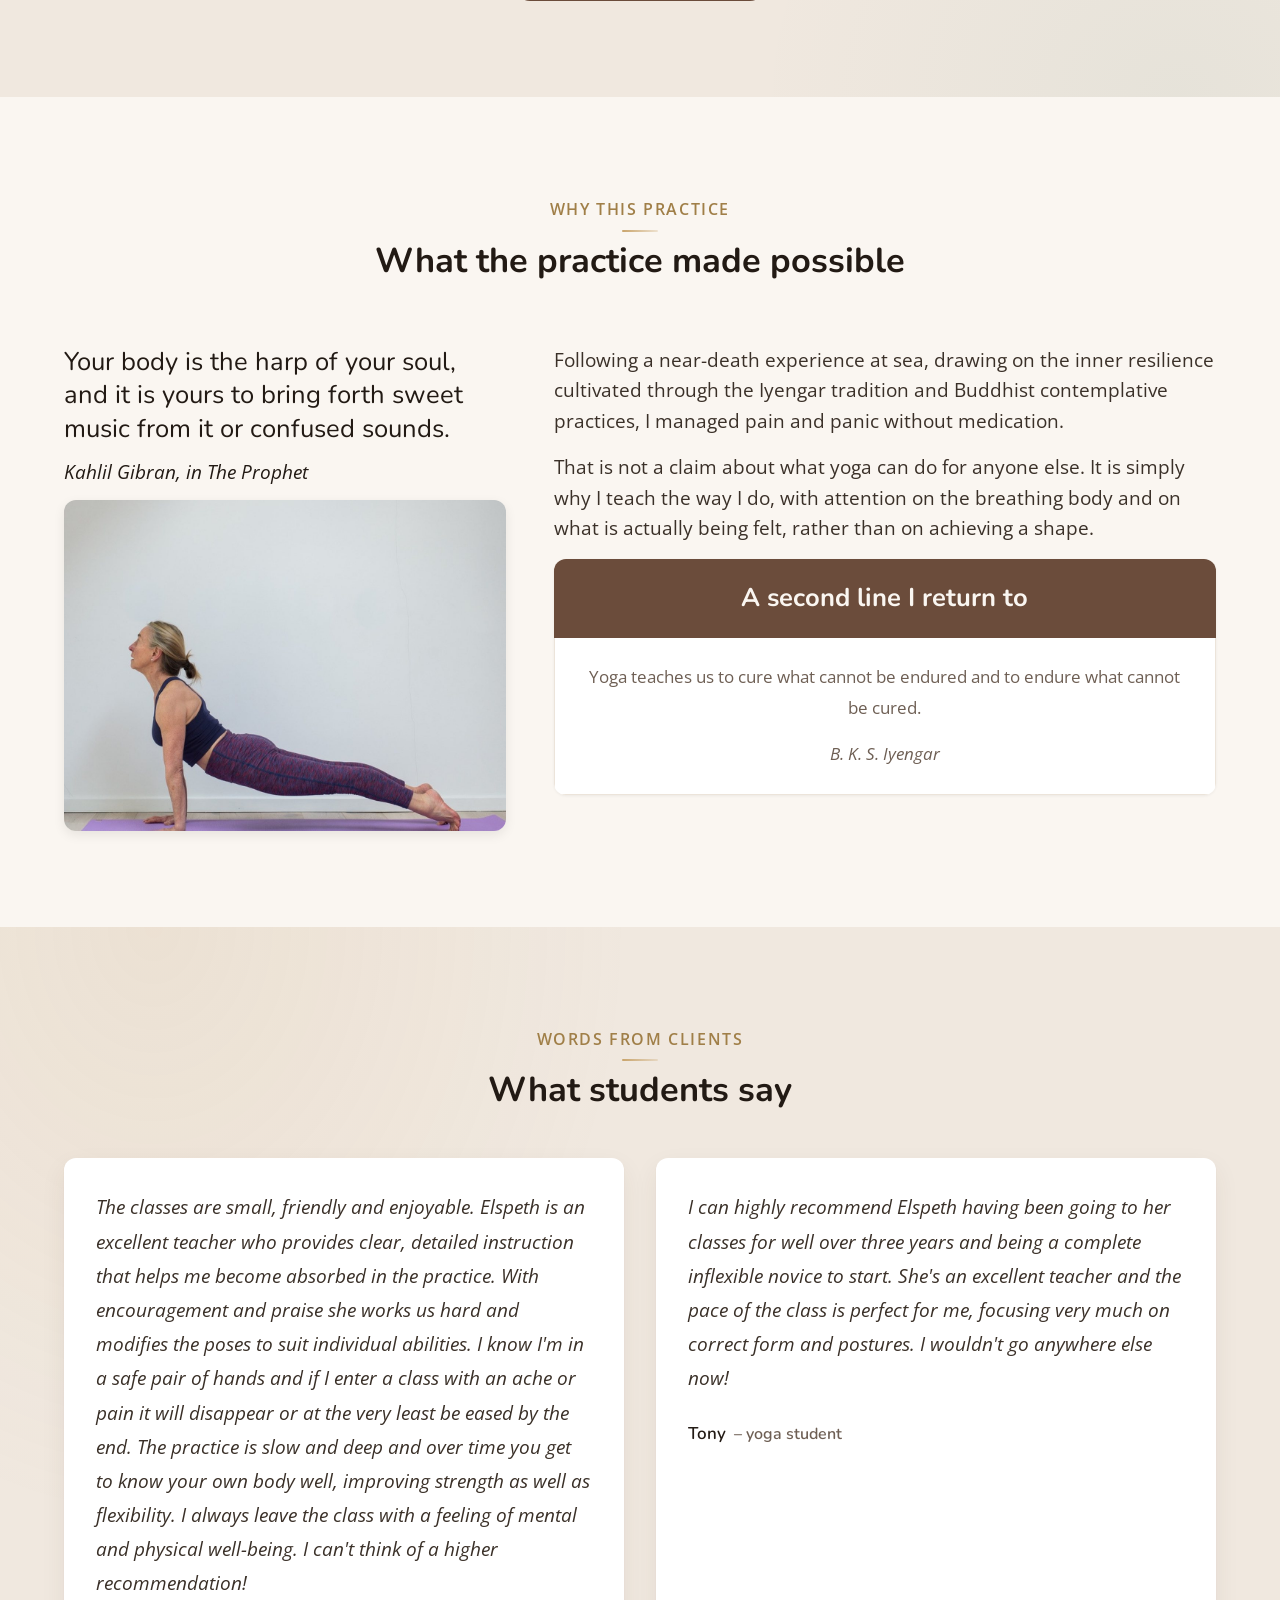
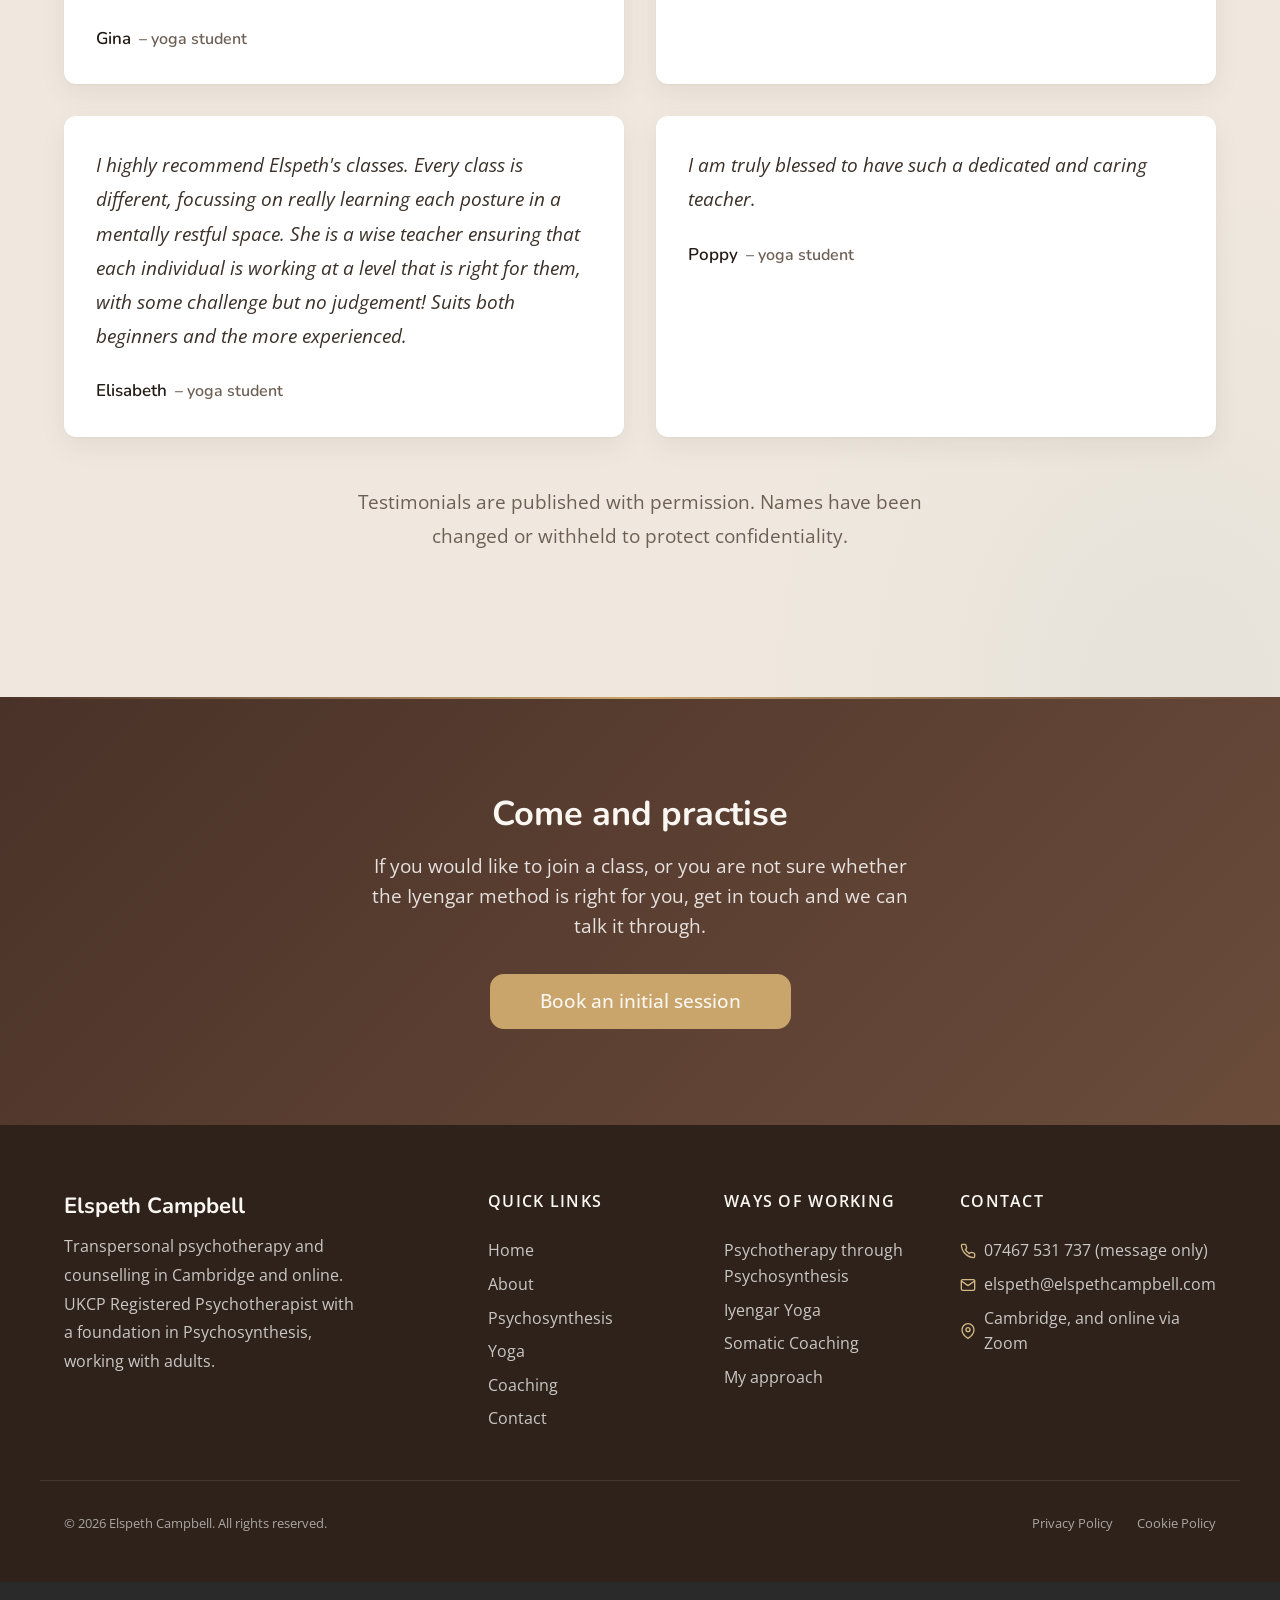
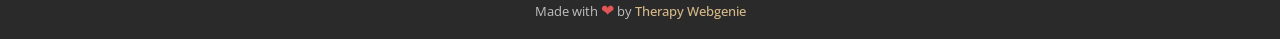
<file: yoga.html>
<!DOCTYPE html>
<html lang="en">
<head>
  <meta charset="UTF-8">
  <meta name="viewport" content="width=device-width, initial-scale=1.0">
  <meta name="description" content="Iyengar yoga taught in Cambridge by Elspeth Campbell, certified by the Ramamani Iyengar Memorial Yoga Institute. Alignment, breath and emotional balance.">
  <meta name="author" content="Elspeth Campbell">
  <meta name="robots" content="max-image-preview:large">
  <title>Iyengar Yoga in Cambridge | Elspeth Campbell</title>

  <link rel="canonical" href="https://www.elspethcampbell.com/yoga.html">

  <meta property="og:type" content="article">
  <meta property="og:url" content="https://www.elspethcampbell.com/yoga.html">
  <meta property="og:title" content="Iyengar Yoga in Cambridge | Elspeth Campbell">
  <meta property="og:description" content="Iyengar yoga taught in Cambridge by Elspeth Campbell, certified by the Ramamani Iyengar Memorial Yoga Institute. Alignment, breath and emotional balance.">
  <meta property="og:image" content="https://www.elspethcampbell.com/images/header-yoga-studio.jpg">

  <meta name="twitter:card" content="summary_large_image">
  <meta name="twitter:title" content="Iyengar Yoga in Cambridge | Elspeth Campbell">
  <meta name="twitter:description" content="Iyengar yoga taught in Cambridge by Elspeth Campbell, certified by the Ramamani Iyengar Memorial Yoga Institute. Alignment, breath and emotional balance.">
  <meta name="twitter:image" content="https://www.elspethcampbell.com/images/header-yoga-studio.jpg">

  <link rel="icon" href="images/favicon.png" type="image/png" sizes="96x96">
  <link rel="apple-touch-icon" href="images/apple-touch-icon.png">

  <link rel="preconnect" href="https://fonts.googleapis.com">
  <link rel="preconnect" href="https://fonts.gstatic.com" crossorigin>

  <link rel="stylesheet" href="css/base.css?v=20260917b">
  <link rel="stylesheet" href="css/components.css?v=20260917b">
  <link rel="stylesheet" href="css/theme.css?v=20260917b">
  <!-- PROFILE:schema -->
  <script type="application/ld+json">
  {
    "@context": "https://schema.org",
    "@type": "LocalBusiness",
    "name": "Elspeth Campbell",
    "description": "Transpersonal psychotherapy and counselling in Cambridge and online. UKCP Registered Psychotherapist with a foundation in Psychosynthesis, working with adults.",
    "url": "https://www.elspethcampbell.com",
    "telephone": "07467 531 737",
    "email": "elspeth@elspethcampbell.com",
    "address": {
      "@type": "PostalAddress",
      "addressLocality": "Cambridge",
      "addressCountry": "GB"
    },
    "areaServed": "Cambridge and online",
    "image": "https://www.elspethcampbell.com/images/elspeth-square.jpg"
  }
  </script>
  <!-- /PROFILE:schema -->
</head>
<body>

  <a href="#main" class="skip-link">Skip to main content</a>

  <!-- SECTION: nav -->
  <nav class="nav" role="navigation" aria-label="Main navigation">
    <div class="container nav__inner">
      <a href="index.html" class="nav__brand">
        <!-- PROFILE:logo --><!-- /PROFILE:logo -->
        <span class="nav__name"><!-- PROFILE:site_title -->Elspeth Campbell<!-- /PROFILE:site_title --></span>
        <span class="nav__title"><!-- PROFILE:site_slogan -->Psychotherapy and Counselling<!-- /PROFILE:site_slogan --></span>
      </a>
      <div class="nav__links">
        <a href="index.html" class="nav__link">Home</a>
        <a href="about.html" class="nav__link">About</a>
        <a href="psychosynthesis.html" class="nav__link">Psychosynthesis</a>
        <a href="yoga.html" class="nav__link nav__link--active">Yoga</a>
        <a href="coaching.html" class="nav__link">Coaching</a>
        <a href="contact.html" class="nav__link">Contact</a>
        <a href="contact.html" class="btn btn--primary nav__cta">Book an initial session</a>
      </div>
      <button class="nav__toggle" aria-label="Toggle menu" aria-expanded="false" aria-controls="mobile-menu">
        <span class="nav__toggle-bar"></span>
        <span class="nav__toggle-bar"></span>
        <span class="nav__toggle-bar"></span>
      </button>
    </div>
    <div class="nav__mobile" id="mobile-menu" role="menu">
      <a href="index.html" class="nav__link" role="menuitem">Home</a>
      <a href="about.html" class="nav__link" role="menuitem">About</a>
      <a href="psychosynthesis.html" class="nav__link" role="menuitem">Psychosynthesis</a>
      <a href="yoga.html" class="nav__link nav__link--active" role="menuitem">Yoga</a>
      <a href="coaching.html" class="nav__link" role="menuitem">Coaching</a>
      <a href="contact.html" class="nav__link" role="menuitem">Contact</a>
      <a href="contact.html" class="btn btn--primary" role="menuitem">Book an initial session</a>
    </div>
  </nav>
  <!-- /SECTION: nav -->

  <!-- Compact scroll header -->
  <div class="nav-scroll" aria-hidden="true">
    <div class="container nav-scroll__inner">
      <div class="nav-scroll__brand">
        <span class="nav-scroll__name"><!-- PROFILE:site_title -->Elspeth Campbell<!-- /PROFILE:site_title --></span>
        <span class="nav-scroll__title"><!-- PROFILE:site_slogan -->Psychotherapy and Counselling<!-- /PROFILE:site_slogan --></span>
      </div>
      <div class="nav-scroll__right">
        <a href="tel:07467531737" class="nav-scroll__phone">
          <svg xmlns="http://www.w3.org/2000/svg" viewBox="0 0 24 24" fill="none" stroke="currentColor" stroke-width="2" stroke-linecap="round" stroke-linejoin="round"><path d="M22 16.92v3a2 2 0 0 1-2.18 2 19.79 19.79 0 0 1-8.63-3.07 19.5 19.5 0 0 1-6-6 19.79 19.79 0 0 1-3.07-8.67A2 2 0 0 1 4.11 2h3a2 2 0 0 1 2 1.72c.127.96.361 1.903.7 2.81a2 2 0 0 1-.45 2.11L8.09 9.91a16 16 0 0 0 6 6l1.27-1.27a2 2 0 0 1 2.11-.45c.907.339 1.85.573 2.81.7A2 2 0 0 1 22 16.92z"></path></svg>
          07467 531 737
        </a>
        <a href="tel:07467531737" class="nav-scroll__phone-icon" aria-label="Call Elspeth">
          <svg xmlns="http://www.w3.org/2000/svg" viewBox="0 0 24 24" fill="none" stroke="currentColor" stroke-width="2" stroke-linecap="round" stroke-linejoin="round"><path d="M22 16.92v3a2 2 0 0 1-2.18 2 19.79 19.79 0 0 1-8.63-3.07 19.5 19.5 0 0 1-6-6 19.79 19.79 0 0 1-3.07-8.67A2 2 0 0 1 4.11 2h3a2 2 0 0 1 2 1.72c.127.96.361 1.903.7 2.81a2 2 0 0 1-.45 2.11L8.09 9.91a16 16 0 0 0 6 6l1.27-1.27a2 2 0 0 1 2.11-.45c.907.339 1.85.573 2.81.7A2 2 0 0 1 22 16.92z"></path></svg>
        </a>
        <button class="nav-scroll__toggle" aria-label="Toggle menu">
          <span class="nav-scroll__toggle-bar"></span>
          <span class="nav-scroll__toggle-bar"></span>
          <span class="nav-scroll__toggle-bar"></span>
        </button>
      </div>
    </div>
  </div>

  <main id="main">

    <!-- SECTION: page-header -->
    <section class="page-header page-header--image" style="background-image: url('images/header-yoga-studio.jpg'); background-size: cover; background-position: center center;">
      <div class="container">
        <span class="section-label">Yoga</span>
        <h1>Elspeth Iyengar Yoga</h1>
        <p class="page-header__meta">Alignment, extension, balance, strength, mobility and focus. Through attentive awareness of the body, a spiritual pathway is revealed.</p>
      </div>
    </section>
    <!-- /SECTION: page-header -->

    <!-- SECTION: intro -->
    <section class="section reveal">
      <div class="container split">
        <div class="split__text">
          <span class="section-label">The practice</span>
          <h2>A quiet companion throughout my adult life</h2>
          <p>My yoga teaching practice is the Iyengar method. It involves alignment, extension, balance, strength, mobility and focus.</p>
          <p>The Sanskrit word yoga means union. Through attentive awareness of the body, and within the body, a spiritual pathway is revealed, offering connection with Self and with humanity.</p>
          <a href="contact.html" class="btn btn--secondary">Ask about classes</a>
        </div>
        <img src="images/yoga-warrior.jpg" alt="Elspeth Campbell in a standing warrior pose" class="split__image split__image--square" width="900" height="900" loading="lazy">
      </div>
    </section>
    <!-- /SECTION: intro -->

    <!-- SECTION: blockquote -->
    <section class="section section--alt reveal">
      <div class="container container--narrow text-center">
        <div class="blockquote blockquote--pull">
          <p class="blockquote__text">Yoga does not transform the way we see things, it transforms the person who sees.</p>
          <cite class="blockquote__cite">B. K. S. Iyengar</cite>
        </div>
      </div>
    </section>
    <!-- /SECTION: blockquote -->

    <!-- SECTION: approach -->
    <section class="section reveal">
      <div class="container text-center">
        <span class="section-label">Embodied spirituality</span>
        <h2>Yoga for emotional balance</h2>
        <p class="section-subtitle">Everything we do for the body we do for the mind as well.</p>
      </div>
      <div class="container grid grid--2">
        <div class="icon-box icon-box--card">
          <div class="icon-box__icon"><svg xmlns="http://www.w3.org/2000/svg" viewBox="0 0 24 24" fill="none" stroke="currentColor" stroke-width="2" stroke-linecap="round" stroke-linejoin="round"><path d="M9.59 4.59A2 2 0 1 1 11 8H2m10.59 11.41A2 2 0 1 0 14 16H2m15.73-8.27A2.5 2.5 0 1 1 19.5 12H2"></path></svg></div>
          <h3 class="icon-box__title">Emotions are energies in motion</h3>
          <p class="icon-box__text">They are experienced in sensations and in the movements of the breath and our breathing body. Mindful emotional tracking calms the scattered thought brain so that things seem more manageable.</p>
        </div>
        <div class="icon-box icon-box--card">
          <div class="icon-box__icon"><svg xmlns="http://www.w3.org/2000/svg" viewBox="0 0 24 24" fill="none" stroke="currentColor" stroke-width="2" stroke-linecap="round" stroke-linejoin="round"><circle cx="12" cy="12" r="10"></circle><path d="M12 6v6l4 2"></path></svg></div>
          <h3 class="icon-box__title">In the poses, there is no transaction</h3>
          <p class="icon-box__text">In asanas that are passively active, giving time to settle into silence within the body-mind, there is only being. As sensations and energies emerge into consciousness, our capacity for proprioception expands and neural pathways are ignited and strengthened.</p>
        </div>
      </div>
    </section>
    <!-- /SECTION: approach -->

    <!-- SECTION: classes -->
    <section class="section section--alt reveal">
      <div class="container text-center">
        <span class="section-label">Where I teach</span>
        <h2>Classes in Cambridge</h2>
        <p class="section-subtitle">Small classes, taught in the Iyengar tradition. You can find my teaching profile and current class times through each of these.</p>
      </div>
      <div class="container grid grid--3">
        <a href="https://iyengaryoga.org.uk/teacher/elspeth-campbell-23811/" class="image-card" target="_blank" rel="noopener">
          <img src="images/yoga-triangle-wide.jpg" alt="Elspeth Campbell in parivritta trikonasana" class="image-card__image" width="1200" height="750" loading="lazy">
          <div class="image-card__body">
            <h3 class="image-card__title">Iyengar Yoga UK</h3>
            <p class="image-card__text">My certified teacher profile on the Iyengar Yoga UK register.</p>
            <span class="image-card__link">View profile</span>
          </div>
        </a>
        <a href="https://www.cambridgeyoga.co.uk/our-teachers.html" class="image-card" target="_blank" rel="noopener">
          <img src="images/yoga-backbend-wide-2.jpg" alt="Elspeth Campbell in urdhva dhanurasana" class="image-card__image" width="1200" height="750" loading="lazy">
          <div class="image-card__body">
            <h3 class="image-card__title">Cambridge Iyengar Yoga</h3>
            <p class="image-card__text">Teacher profiles and Cambridge class times.</p>
            <span class="image-card__link">View class times</span>
          </div>
        </a>
        <a href="https://www.cambridgebuddhistcentre.com/team/elspeth-campbell" class="image-card" target="_blank" rel="noopener">
          <img src="images/service-yoga.jpg" alt="Elspeth Campbell seated in siddhasana" class="image-card__image" width="900" height="675" loading="lazy">
          <div class="image-card__body">
            <h3 class="image-card__title">Cambridge Buddhist Centre</h3>
            <p class="image-card__text">General level yoga, Tuesday mornings, under bodywork.</p>
            <span class="image-card__link">View profile</span>
          </div>
        </a>
      </div>
      <div class="container text-center section-footer">
        <a href="contact.html" class="btn btn--primary">Book an initial session</a>
      </div>
    </section>
    <!-- /SECTION: classes -->

    <!-- SECTION: my-story -->
    <section class="section reveal">
      <div class="container">
        <div class="story-split">
          <div class="story-split__heading text-center">
            <span class="section-label">Why this practice</span>
            <h2 style="margin-bottom: var(--space-3xl);">What the practice made possible</h2>
          </div>
          <div class="story-split__body">
            <div class="story-split__lead">
              <h3>Your body is the harp of your soul, and it is yours to bring forth sweet music from it or confused sounds.</h3>
              <p><em>Kahlil Gibran, in The Prophet</em></p>
              <img src="images/yoga-plank.jpg" alt="Elspeth Campbell holding a plank pose on her mat in the studio" class="split__image split__image--landscape" width="1200" height="900" loading="lazy">
            </div>
            <div class="story-split__text">
              <p>Following a near-death experience at sea, drawing on the inner resilience cultivated through the Iyengar tradition and Buddhist contemplative practices, I managed pain and panic without medication.</p>
              <p>That is not a claim about what yoga can do for anyone else. It is simply why I teach the way I do, with attention on the breathing body and on what is actually being felt, rather than on achieving a shape.</p>
              <div class="highlight-box">
                <div class="highlight-box__heading">
                  <h3>A second line I return to</h3>
                </div>
                <div class="highlight-box__content">
                  <p>Yoga teaches us to cure what cannot be endured and to endure what cannot be cured.</p>
                  <p><em>B. K. S. Iyengar</em></p>
                </div>
              </div>
            </div>
          </div>
        </div>
      </div>
    </section>
    <!-- /SECTION: my-story -->

    <!-- SECTION: testimonials -->
    <section class="section section--alt">
      <div class="container text-center">
        <span class="section-label">Words from clients</span>
        <h2>What students say</h2>
      </div>
      <div class="container grid grid--2">
        <div class="testimonial testimonial--card">
          <p class="testimonial__quote">The classes are small, friendly and enjoyable. Elspeth is an excellent teacher who provides clear, detailed instruction that helps me become absorbed in the practice. With encouragement and praise she works us hard and modifies the poses to suit individual abilities. I know I'm in a safe pair of hands and if I enter a class with an ache or pain it will disappear or at the very least be eased by the end. The practice is slow and deep and over time you get to know your own body well, improving strength as well as flexibility. I always leave the class with a feeling of mental and physical well-being. I can't think of a higher recommendation!</p>
          <p class="testimonial__author">Gina <span class="testimonial__detail" style="display:inline; margin-left: 0.25em;">&ndash; yoga student</span></p>
        </div>
        <div class="testimonial testimonial--card">
          <p class="testimonial__quote">I can highly recommend Elspeth having been going to her classes for well over three years and being a complete inflexible novice to start. She's an excellent teacher and the pace of the class is perfect for me, focusing very much on correct form and postures. I wouldn't go anywhere else now!</p>
          <p class="testimonial__author">Tony <span class="testimonial__detail" style="display:inline; margin-left: 0.25em;">&ndash; yoga student</span></p>
        </div>
        <div class="testimonial testimonial--card">
          <p class="testimonial__quote">I highly recommend Elspeth's classes. Every class is different, focussing on really learning each posture in a mentally restful space. She is a wise teacher ensuring that each individual is working at a level that is right for them, with some challenge but no judgement! Suits both beginners and the more experienced.</p>
          <p class="testimonial__author">Elisabeth <span class="testimonial__detail" style="display:inline; margin-left: 0.25em;">&ndash; yoga student</span></p>
        </div>
        <div class="testimonial testimonial--card">
          <p class="testimonial__quote">I am truly blessed to have such a dedicated and caring teacher.</p>
          <p class="testimonial__author">Poppy <span class="testimonial__detail" style="display:inline; margin-left: 0.25em;">&ndash; yoga student</span></p>
        </div>
      </div>
      <div class="container text-center section-footer">
        <p class="section-subtitle">Testimonials are published with permission. Names have been changed or withheld to protect confidentiality.</p>
      </div>
    </section>
    <!-- /SECTION: testimonials -->

    <!-- SECTION: cta -->
    <section class="section cta-banner">
      <div class="container text-center">
        <h2>Come and practise</h2>
        <p>If you would like to join a class, or you are not sure whether the Iyengar method is right for you, get in touch and we can talk it through.</p>
        <a href="contact.html" class="btn btn--accent">Book an initial session</a>
      </div>
    </section>
    <!-- /SECTION: cta -->

  </main>

  <!-- SECTION: footer -->
  <footer class="footer">
    <div class="container footer__inner">
      <div class="footer__brand">
        <p class="footer__brand-name">Elspeth Campbell</p>
        <p class="footer__brand-text">Transpersonal psychotherapy and counselling in Cambridge and online. UKCP Registered Psychotherapist with a foundation in Psychosynthesis, working with adults.</p>
      </div>
      <div class="footer__col">
        <p class="footer__heading">Quick Links</p>
        <div class="footer__links">
          <a href="index.html" class="footer__link">Home</a>
          <a href="about.html" class="footer__link">About</a>
          <a href="psychosynthesis.html" class="footer__link">Psychosynthesis</a>
          <a href="yoga.html" class="footer__link">Yoga</a>
          <a href="coaching.html" class="footer__link">Coaching</a>
          <a href="contact.html" class="footer__link">Contact</a>
        </div>
      </div>
      <div class="footer__col">
        <p class="footer__heading">Ways of working</p>
        <div class="footer__links">
          <a href="psychosynthesis.html" class="footer__link">Psychotherapy through Psychosynthesis</a>
          <a href="yoga.html" class="footer__link">Iyengar Yoga</a>
          <a href="coaching.html" class="footer__link">Somatic Coaching</a>
          <a href="about.html" class="footer__link">My approach</a>
        </div>
      </div>
      <div class="footer__col">
        <p class="footer__heading">Contact</p>
        <div class="footer__contact-item">
          <svg xmlns="http://www.w3.org/2000/svg" viewBox="0 0 24 24" fill="none" stroke="currentColor" stroke-width="2" stroke-linecap="round" stroke-linejoin="round"><path d="M22 16.92v3a2 2 0 0 1-2.18 2 19.79 19.79 0 0 1-8.63-3.07 19.5 19.5 0 0 1-6-6 19.79 19.79 0 0 1-3.07-8.67A2 2 0 0 1 4.11 2h3a2 2 0 0 1 2 1.72 12.84 12.84 0 0 0 .7 2.81 2 2 0 0 1-.45 2.11L8.09 9.91a16 16 0 0 0 6 6l1.27-1.27a2 2 0 0 1 2.11-.45 12.84 12.84 0 0 0 2.81.7A2 2 0 0 1 22 16.92z"></path></svg>
          <!-- PROFILE:phone_landline --><span>07467 531 737 (message only)</span><!-- /PROFILE:phone_landline -->
        </div>
        <div class="footer__contact-item">
          <svg xmlns="http://www.w3.org/2000/svg" viewBox="0 0 24 24" fill="none" stroke="currentColor" stroke-width="2" stroke-linecap="round" stroke-linejoin="round"><path d="M4 4h16c1.1 0 2 .9 2 2v12c0 1.1-.9 2-2 2H4c-1.1 0-2-.9-2-2V6c0-1.1.9-2 2-2z"></path><polyline points="22,6 12,13 2,6"></polyline></svg>
          <!-- PROFILE:email --><a href="mailto:elspeth@elspethcampbell.com">elspeth@elspethcampbell.com</a><!-- /PROFILE:email -->
        </div>
        <div class="footer__contact-item">
          <svg xmlns="http://www.w3.org/2000/svg" viewBox="0 0 24 24" fill="none" stroke="currentColor" stroke-width="2" stroke-linecap="round" stroke-linejoin="round"><path d="M21 10c0 7-9 13-9 13s-9-6-9-13a9 9 0 0 1 18 0z"></path><circle cx="12" cy="10" r="3"></circle></svg>
          <!-- PROFILE:address --><span>Cambridge, and online via Zoom</span><!-- /PROFILE:address -->
        </div>
      </div>
    </div>
    <div class="container footer__bottom">
      <p class="footer__copyright">&copy; 2026 Elspeth Campbell. All rights reserved.</p>
      <div class="footer__legal">
        <a href="privacy.html">Privacy Policy</a>
        <a href="cookies-policy.html">Cookie Policy</a>
      </div>
    </div>
  </footer>
  <!-- /SECTION: footer -->

  <div class="site-credit">
    <p>Made with <span class="site-credit__heart" aria-label="love">&#10084;</span> by <a href="https://www.therapywebgenie.com" target="_blank" rel="noopener">Therapy Webgenie</a></p>
  </div>

  <!-- Cookie Consent -->
  <div class="cookie-banner" role="dialog" aria-label="Cookie consent">
    <div class="cookie-banner__inner">
      <p class="cookie-banner__text">We use cookies to improve your experience. See our <a href="cookies-policy.html">cookie policy</a> for details.</p>
      <div class="cookie-banner__buttons"><button class="cookie-banner__accept">Accept</button><button class="cookie-banner__decline">Decline</button></div>
    </div>
  </div>

  <!-- Back to Top -->
  <button class="back-to-top" aria-label="Back to top">
    <svg xmlns="http://www.w3.org/2000/svg" viewBox="0 0 24 24" fill="none" stroke="currentColor" stroke-width="2" stroke-linecap="round" stroke-linejoin="round"><polyline points="18 15 12 9 6 15"></polyline></svg>
  </button>

  <script src="js/main.js"></script>
</body>
</html>
</file>
<file: css/base.css>
/* =============================================
   BASE STYLES
   Reset, Custom Properties, Typography, Layout
   Theme colours & fonts are in theme.css
   ============================================= */

/* --- Custom Properties (non-theme) --- */
:root {
  --text-xs: 0.8125rem;
  --text-sm: 1rem;
  --text-base: 1.0625rem;
  --text-md: 1.1875rem;
  --text-lg: 1.375rem;
  --text-xl: 1.625rem;
  --text-2xl: 2rem;
  --text-3xl: 2.375rem;
  --text-4xl: 3rem;

  /* Heading sizes (overridable per font pairing in theme.css) */
  --text-h1: var(--text-3xl);          /* mobile: 38px */
  --text-h1-desktop: var(--text-4xl);  /* desktop: 48px */
  --text-h2: var(--text-2xl);          /* mobile: 32px */
  --text-h2-desktop: var(--text-3xl);  /* desktop: 38px */
  --text-h3: var(--text-xl);           /* mobile: 26px */
  --text-h3-desktop: 1.75rem;          /* desktop: 28px */

  --font-weight-normal: 400;
  --font-weight-medium: 500;
  --font-weight-semibold: 600;
  --font-weight-bold: 700;

  --line-height-tight: 1.2;
  --line-height-normal: 1.6;
  --line-height-relaxed: 1.8;

  /* Spacing */
  --space-xs: 0.25rem;
  --space-sm: 0.5rem;
  --space-md: 1rem;
  --space-lg: 1.5rem;
  --space-xl: 2rem;
  --space-2xl: 3rem;
  --space-3xl: 4rem;
  --space-4xl: 6rem;
  --space-5xl: 8rem;

  /* Layout */
  --container-max: 1200px;
  --container-narrow: 800px;
  --container-wide: 1400px;

  /* Border Radius */
  --radius-sm: 4px;
  --radius-md: 8px;
  --radius-lg: 12px;
  --radius-xl: 20px;
  --radius-full: 9999px;

  /* Shadows */
  --shadow-sm: 0 1px 3px rgba(0, 0, 0, 0.06);
  --shadow-md: 0 4px 12px rgba(0, 0, 0, 0.08);
  --shadow-lg: 0 8px 30px rgba(0, 0, 0, 0.1);
  --shadow-xl: 0 12px 40px rgba(0, 0, 0, 0.12);

  /* Transitions */
  --transition-fast: 150ms ease;
  --transition-base: 250ms ease;
  --transition-normal: 300ms ease;
  --transition-slow: 400ms ease;

  /* === v1.5 Aesthetic dials ===
     Per-site theme.css overrides these to flip a site's visual aesthetic
     (sharp / soft / brutalist / luxe / editorial). Defaults preserve the
     current "soft modern" look so existing sites are unchanged.
     Pills always read --aesthetic-radius-pill (fixed 999px) so they
     stay pill-shaped regardless of the dial. */
  --aesthetic-radius:        14px;
  --aesthetic-radius-pill:   999px;
  --aesthetic-shadow-card:   0 1px 3px rgba(0, 0, 0, 0.04), 0 4px 16px rgba(0, 0, 0, 0.06);
  --aesthetic-border-width:  1px;
}

/* --- Reset --- */
*,
*::before,
*::after {
  box-sizing: border-box;
  margin: 0;
  padding: 0;
}

html {
  font-size: 100%;
  scroll-behavior: smooth;
  -webkit-text-size-adjust: 100%;
}

body {
  font-family: var(--font-body);
  font-size: var(--text-md);
  font-weight: var(--font-weight-normal);
  line-height: var(--line-height-normal);
  color: var(--color-text);
  background-color: var(--color-bg);
  -webkit-font-smoothing: antialiased;
  -moz-osx-font-smoothing: grayscale;
}

img,
picture,
video {
  display: block;
  max-width: 100%;
  height: auto;
}

svg {
  display: block;
}

input,
button,
textarea,
select {
  font: inherit;
  color: inherit;
}

button {
  cursor: pointer;
  border: none;
  background: none;
}

a {
  color: inherit;
  text-decoration: none;
}

ul,
ol {
  list-style: none;
}

h1, h2, h3, h4, h5, h6 {
  font-family: var(--font-heading);
  color: var(--color-text-heading);
  line-height: var(--line-height-tight);
  font-weight: var(--font-weight-bold);
  margin-bottom: var(--space-md);
  /* v1.7.8 — a heading carrying a long unbreakable token (a domain, an email,
     a hyphen-free compound) has nowhere to wrap and pushes past its container,
     giving the whole PAGE horizontal scroll on mobile. Hit on touch-physique,
     where "Be Better with Bowen (bebetterwithbowen.co.uk)" took the document
     to 394px inside a 375px viewport. break-word (not anywhere) so it only
     engages when the word genuinely cannot fit on a line of its own — normal
     headings are untouched, and min-content sizing is left alone so grid and
     flex tracks do not resize. */
  overflow-wrap: break-word;
}

/* --- Typography --- */
h1 {
  font-size: var(--text-h1);
}

h2 {
  font-size: var(--text-h2);
  margin-bottom: var(--space-xl);
}

h3 {
  font-size: var(--text-h3);
}

h4 {
  font-size: var(--text-lg);
}

h5 {
  font-size: var(--text-md);
}

h6 {
  font-size: var(--text-base);
}

p {
  margin-bottom: var(--space-md);
}

p:last-child:not(.section-subtitle) {
  margin-bottom: 0;
}

strong {
  font-weight: var(--font-weight-semibold);
}

/* --- Layout Utilities --- */
.container {
  width: 100%;
  max-width: var(--container-max);
  margin-left: auto;
  margin-right: auto;
  padding-left: var(--space-lg);
  padding-right: var(--space-lg);
}

.container--narrow {
  max-width: var(--container-narrow);
}

.section {
  padding-top: var(--space-3xl);
  padding-bottom: var(--space-3xl);
}

.section--alt {
  background-color: var(--color-bg-alt);
}

/* Icons inside alt sections: swap bg-alt → surface so they remain visible */
.section--alt .card__icon,
.section--alt .icon-box__icon,
.section--alt .contact-info__icon,
.section--alt .service-detail__icon {
  background-color: var(--color-surface);
}

.section--dark {
  background-color: var(--color-bg-dark);
  color: var(--color-text-inverse);
}

.section--dark h2,
.section--dark h3,
.section--dark h4 {
  color: var(--color-text-inverse);
}

/* Grid */
.grid {
  display: grid;
  gap: var(--space-xl);
}

.grid--2 {
  grid-template-columns: 1fr;
}

.grid--3 {
  grid-template-columns: 1fr;
}

/* --- Buttons --- */
.btn {
  display: inline-flex;
  align-items: center;
  justify-content: center;
  gap: var(--space-sm);
  padding: var(--space-md) var(--space-xl);
  font-family: var(--font-body);
  font-size: var(--text-base);
  font-weight: var(--font-weight-medium);
  line-height: 1;
  border-radius: var(--aesthetic-radius);
  transition: all var(--transition-base);
  text-decoration: none;
  border: calc(var(--aesthetic-border-width) + 1px) solid transparent;
  white-space: nowrap;
}

.btn svg {
  width: 1em;
  height: 1em;
  flex-shrink: 0;
}

.btn--primary {
  background-color: var(--color-primary);
  color: var(--color-text-inverse);
  border-color: var(--color-primary);
}

.btn--primary:hover {
  background-color: var(--color-primary-dark);
  border-color: var(--color-primary-dark);
}

.btn--secondary {
  background-color: transparent;
  color: var(--color-primary);
  border-color: var(--color-primary);
}

.btn--secondary:hover {
  background-color: var(--color-primary);
  color: var(--color-text-inverse);
}

.btn--accent {
  background-color: var(--color-secondary);
  color: var(--color-text-inverse);
  border-color: var(--color-secondary);
}

.btn--accent:hover {
  background-color: var(--color-secondary-dark);
  border-color: var(--color-secondary-dark);
}

.btn--block {
  width: 100%;
}

/* --- Links --- */
.link {
  color: var(--color-primary);
  text-decoration: underline;
  text-underline-offset: 3px;
  transition: color var(--transition-fast);
}

.link:hover {
  color: var(--color-primary-dark);
}

/* --- Text Utilities --- */
.text-center {
  text-align: center;
}

.text-center h2 {
  margin-bottom: var(--space-xl);
}

.text-balance {
  text-wrap: balance;
}

.section-subtitle {
  font-size: var(--text-md);
  color: var(--color-text-light);
  max-width: 600px;
  margin-bottom: var(--space-2xl);
  line-height: var(--line-height-relaxed);
}

.text-center .section-subtitle {
  margin-left: auto;
  margin-right: auto;
}

.section-footer {
  margin-top: var(--space-2xl);
}

.section-label {
  display: inline-block;
  font-family: var(--font-body);
  font-size: var(--text-sm);
  font-weight: var(--font-weight-semibold);
  text-transform: uppercase;
  letter-spacing: 0.1em;
  color: var(--color-secondary-dark);
  margin-bottom: var(--space-sm);
}
/* v1.4 — pill variant: dark-navy bg, white text, compact (matches hero label) */
.section-label--pill {
  background-color: var(--color-secondary);
  color: var(--color-text-inverse);
  font-size: 0.65rem;
  font-weight: 700;
  letter-spacing: 0.12em;
  padding: 5px 13px;
  border-radius: 5px;
  margin-bottom: 14px;
}
.section-label--pill-accent { background-color: var(--color-accent); color: var(--color-text-inverse); }
.section-label--pill-primary { background-color: var(--color-primary); color: var(--color-text-inverse); }

/* --- Responsive Typography --- */
@media (min-width: 768px) {
  h1 {
    font-size: var(--text-h1-desktop);
  }

  h2 {
    font-size: var(--text-h2-desktop);
  }

  h3 {
    font-size: var(--text-h3-desktop);
  }

  .section {
    padding-top: var(--space-4xl);
    padding-bottom: var(--space-4xl);
  }
}

/* --- Responsive Grid --- */
@media (min-width: 768px) {
  .grid--2 {
    grid-template-columns: repeat(2, 1fr);
  }

  .grid--3 {
    grid-template-columns: repeat(2, 1fr);
  }
}

@media (min-width: 1024px) {
  .grid--3 {
    grid-template-columns: repeat(3, 1fr);
  }
}

/* --- Screen Reader Only --- */
.sr-only {
  position: absolute;
  width: 1px;
  height: 1px;
  padding: 0;
  margin: -1px;
  overflow: hidden;
  clip: rect(0, 0, 0, 0);
  white-space: nowrap;
  border-width: 0;
}
</file>
<file: css/components.css>
/* =============================================
   COMPONENT STYLES
   Nav, Hero, Cards, Testimonials, Forms, Footer
   ============================================= */

/* --- Skip Link --- */
.skip-link {
  position: absolute;
  top: -100%;
  left: var(--space-md);
  padding: var(--space-sm) var(--space-md);
  background: var(--color-primary);
  color: var(--color-text-inverse);
  border-radius: var(--radius-md);
  z-index: 1000;
  font-size: var(--text-sm);
}

.skip-link:focus {
  top: var(--space-sm);
}

/* =============================================
   NAVIGATION
   ============================================= */
.nav {
  position: relative;
  z-index: 100;
  background-color: var(--color-surface);
  border-bottom: 1px solid var(--color-border-light);
  transition: box-shadow var(--transition-base);
}

.nav--scrolled {
  box-shadow: var(--shadow-md);
}

.nav__inner {
  display: flex;
  align-items: center;
  justify-content: space-between;
  height: 72px;
  position: relative;
  z-index: 2;
}

.nav__brand {
  display: flex;
  flex-direction: column;
  gap: 2px;
}

.nav__logo {
  max-height: 70px;
  width: auto;
  object-fit: contain;
}

/* Logo beside title — add .nav__brand--inline to .nav__brand */
.nav__brand--inline {
  flex-direction: row;
  align-items: center;
  gap: var(--space-sm);
}

.nav__brand--inline .nav__brand-text {
  display: flex;
  flex-direction: column;
  gap: 2px;
}

.nav__name {
  font-family: var(--font-heading);
  font-size: var(--text-lg);
  font-weight: var(--font-weight-bold);
  color: var(--color-text-heading);
  line-height: 1.2;
}

.nav__title {
  font-size: var(--text-xs);
  color: var(--color-text-light);
  text-transform: uppercase;
  letter-spacing: 0.08em;
}

.nav__links {
  display: none;
  gap: var(--space-xl);
  align-items: center;
}

.nav__link {
  font-size: var(--text-base);
  font-weight: var(--font-weight-medium);
  color: var(--color-text);
  transition: color var(--transition-fast);
  position: relative;
  padding: var(--space-xs) 0;
  white-space: nowrap;
}

.nav__link::after {
  content: '';
  position: absolute;
  bottom: -2px;
  left: 0;
  width: 0;
  height: 2px;
  background-color: var(--color-primary);
  transition: width var(--transition-base);
}

.nav__link:hover,
.nav__link--active {
  color: var(--color-primary);
}

.nav__link:hover::after,
.nav__link--active::after {
  width: 100%;
}

.nav__cta {
  font-size: var(--text-sm);
  padding: var(--space-sm) var(--space-lg);
  font-weight: 600;
}

/* Mobile Menu Toggle */
.nav__toggle {
  display: flex;
  flex-direction: column;
  gap: 5px;
  padding: var(--space-sm);
  z-index: 110;
}

.nav__toggle-bar {
  display: block;
  width: 24px;
  height: 2px;
  background-color: var(--color-text);
  border-radius: 2px;
  transition: all var(--transition-base);
  transform-origin: center;
}

.nav__toggle--open .nav__toggle-bar {
  background-color: var(--color-text-heading) !important;
}

.nav__toggle--open .nav__toggle-bar:nth-child(1) {
  transform: translateY(7px) rotate(45deg);
}

.nav__toggle--open .nav__toggle-bar:nth-child(2) {
  opacity: 0;
}

.nav__toggle--open .nav__toggle-bar:nth-child(3) {
  transform: translateY(-7px) rotate(-45deg);
}

/* Mobile Menu Overlay — slide in from right, full viewport coverage */
.nav__mobile {
  display: flex;
  position: fixed;
  inset: 0;
  background-color: var(--color-surface);
  z-index: 1;
  padding: calc(72px + var(--space-xl)) var(--space-lg) var(--space-xl);
  flex-direction: column;
  gap: var(--space-lg);
  overflow-y: auto;
  transform: translateX(100%);
  opacity: 0;
  visibility: hidden;
  transition: transform 0.35s cubic-bezier(0.4, 0, 0.2, 1),
              opacity 0.35s ease,
              visibility 0.35s;
}

/* When opened from the compact scroll header */
.nav__mobile--from-scroll {
  padding-top: calc(56px + var(--space-sm));
  z-index: 201;
}

.nav__mobile--open {
  transform: translateX(0);
  opacity: 1;
  visibility: visible;
}

.nav__mobile .nav__link,
.nav__mobile .btn {
  opacity: 0;
  transform: translateX(20px);
  transition: opacity 0.3s ease, transform 0.3s ease;
}

.nav__mobile--open .nav__link,
.nav__mobile--open .btn {
  opacity: 1;
  transform: translateX(0);
}

.nav__mobile--open > *:nth-child(1) { transition-delay: 0.05s; }
.nav__mobile--open > *:nth-child(2) { transition-delay: 0.1s; }
.nav__mobile--open > *:nth-child(3) { transition-delay: 0.15s; }
.nav__mobile--open > *:nth-child(4) { transition-delay: 0.2s; }
.nav__mobile--open > *:nth-child(5) { transition-delay: 0.25s; }
.nav__mobile--open > *:nth-child(6) { transition-delay: 0.3s; }
.nav__mobile--open > *:nth-child(7) { transition-delay: 0.35s; }

.nav__mobile .nav__link {
  font-size: var(--text-lg);
  padding: var(--space-sm) 0;
  border-bottom: 1px solid var(--color-border-light);
}

.nav__mobile .nav__link::after {
  display: none;
}

.nav__mobile .btn {
  margin-top: var(--space-md);
  text-align: center;
}

/* Two CTA buttons side by side in mobile menu */
.nav__mobile-ctas {
  display: flex;
  gap: var(--space-sm);
  margin-top: var(--space-md);
}

.nav__mobile-ctas .btn {
  flex: 1;
  text-align: center;
  margin-top: 0;
  padding: var(--space-sm);
}

/* WhatsApp button */
.btn--whatsapp {
  background-color: #2d7d52;
  border-color: #2d7d52;
  color: #ffffff;
}

.btn--whatsapp:hover {
  background-color: #246642;
  border-color: #246642;
  color: #ffffff;
}

@media (min-width: 1100px) {
  .nav__links {
    display: flex;
  }

  .nav__toggle {
    display: none;
  }
}

/* --- Nav Dropdowns (Desktop) --- */
.nav__dropdown {
  position: relative;
}

.nav__link--has-children {
  display: inline-flex;
  align-items: center;
  gap: 4px;
  background: none;
  border: none;
  cursor: pointer;
  font-family: inherit;
  font-size: inherit;
  font-weight: inherit;
  color: inherit;
  padding: 0;
}

.nav__chevron {
  width: 12px;
  height: 12px;
  transition: transform var(--transition-fast);
  flex-shrink: 0;
}

.nav__dropdown:hover .nav__chevron,
.nav__link--has-children[aria-expanded="true"] ~ .nav__dropdown-menu + .nav__chevron,
.nav__link--has-children[aria-expanded="true"] .nav__chevron {
  transform: rotate(180deg);
}

.nav__dropdown-trigger {
  display: inline-flex;
  align-items: center;
  gap: 4px;
  background: none;
  border: none;
  cursor: pointer;
  font-family: inherit;
  font-size: inherit;
  font-weight: inherit;
  color: inherit;
  padding: 0;
}

.nav__dropdown-trigger .nav__chevron {
  width: 12px;
  height: 12px;
  transition: transform var(--transition-fast);
  flex-shrink: 0;
}

.nav__dropdown:hover .nav__dropdown-trigger .nav__chevron {
  transform: rotate(180deg);
}

.nav__dropdown-menu {
  position: absolute;
  top: 100%;
  left: 50%;
  transform: translateX(-50%);
  min-width: 240px;
  background: var(--color-surface);
  border: 1px solid var(--color-border-light);
  border-radius: var(--radius-md, 8px);
  box-shadow: var(--shadow-lg);
  padding: var(--space-sm) 0;
  opacity: 0;
  visibility: hidden;
  transition: opacity var(--transition-fast), visibility var(--transition-fast);
  z-index: 110;
  margin-top: var(--space-xs);
}

.nav__dropdown:hover .nav__dropdown-menu {
  opacity: 1;
  visibility: visible;
}

.nav__dropdown-link,
.nav__dropdown-menu .nav__link--child {
  display: block;
  padding: var(--space-sm) var(--space-lg);
  font-size: var(--text-sm);
  color: var(--color-text);
  transition: background var(--transition-fast), color var(--transition-fast);
  white-space: nowrap;
  text-decoration: none;
}

.nav__dropdown-link:hover,
.nav__dropdown-menu .nav__link--child:hover {
  background: var(--color-bg);
  color: var(--color-primary);
}

.nav__dropdown-link--active {
  color: var(--color-primary);
  font-weight: 600;
}

/* --- Nav Mobile Sub-menus (Accordion) --- */
.nav__mobile-group {
  display: flex;
  flex-direction: column;
}

.nav__mobile-parent {
  display: flex;
  align-items: center;
  justify-content: space-between;
}

.nav__mobile-parent > .nav__link {
  flex: 1;
  cursor: default;
}

.nav__mobile-expand {
  padding: var(--space-sm);
  background: none;
  border: none;
  cursor: pointer;
  color: var(--color-text-light);
  transition: transform var(--transition-fast);
  display: flex;
  align-items: center;
}

.nav__mobile-expand[aria-expanded="true"] .nav__chevron {
  transform: rotate(180deg);
}

.nav__mobile-children {
  display: flex;
  flex-direction: column;
  padding-left: var(--space-lg);
}

.nav__mobile-children[hidden] {
  display: none;
}

.nav__link--child {
  font-size: var(--text-base);
  color: var(--color-text-light);
  padding: var(--space-xs) 0;
  border-bottom: 1px solid var(--color-border-light);
}

.nav__link--child:hover {
  color: var(--color-primary);
}

.nav__link--child::after {
  display: none;
}

/* =============================================
   NAVIGATION: TWO-TIER VARIANT
   Top bar (brand + contact info) + bottom bar (nav links)
   ============================================= */
.nav--two-tier {
  position: relative;
  z-index: 100;
  background-color: var(--color-surface);
  border-bottom: 1px solid var(--color-border-light);
  transition: box-shadow var(--transition-base);
  padding: 20px 0;
}

.nav--two-tier.nav--scrolled {
  box-shadow: var(--shadow-md);
}

/* --- Top bar: brand left, contact info right --- */
.nav__top {
  display: flex;
  align-items: center;
  justify-content: space-between;
  padding-top: 20px;
  padding-bottom: var(--space-sm);
}

.nav__contact {
  display: none;
  align-items: center;
  gap: var(--space-xl);
}

.nav__contact-item {
  display: flex;
  align-items: center;
  gap: var(--space-xs);
  font-size: var(--text-sm);
  color: var(--color-text-light);
  white-space: nowrap;
}

.nav__contact-item svg {
  width: 16px;
  height: 16px;
  flex-shrink: 0;
  color: var(--color-primary);
}

.nav__contact-item a {
  color: var(--color-text-light);
  font-weight: var(--font-weight-medium);
}

.nav__contact-item a:hover {
  color: var(--color-primary);
}

/* --- Bottom bar: nav links + CTA --- */
.nav__bottom {
  display: flex;
  align-items: center;
  justify-content: space-between;
  border-top: 1px solid var(--color-border-light);
  padding-top: var(--space-sm);
  padding-bottom: 20px;
}

.nav--two-tier .nav__links {
  display: none;
  gap: var(--space-lg);
  align-items: center;
  width: 100%;
}

.nav--two-tier .nav__cta {
  margin-left: auto;
}

.nav--two-tier .nav__link {
  font-size: var(--text-base);
}

/* Mobile: hamburger in top bar, not bottom */
.nav--two-tier .nav__toggle {
  display: flex;
  flex-direction: column;
  gap: 5px;
  padding: var(--space-sm);
  z-index: 110;
}

/* Two-tier mobile: hide bottom bar border, show only toggle */
.nav--two-tier .nav__bottom {
  border-top: none;
  padding: 0;
  position: absolute;
  right: var(--space-lg);
  top: var(--space-lg);
}

@media (min-width: 1100px) {
  .nav--two-tier .nav__bottom {
    position: static;
    border-top: 1px solid var(--color-border-light);
    padding-top: var(--space-sm);
    padding-bottom: var(--space-sm);
  }
}

.nav__top {
  position: relative;
}

/* Desktop breakpoint */
@media (min-width: 900px) {
  .nav__contact {
    display: flex;
  }
}

@media (min-width: 1100px) {
  .nav--two-tier .nav__links {
    display: flex;
  }

  .nav--two-tier .nav__toggle {
    display: none;
  }
}

/* Mobile menu for two-tier: needs more padding-top than single-tier nav */
.nav--two-tier .nav__mobile {
  top: 0;
  padding-top: 90px;
}

/* Contact info inside mobile menu */
.nav__mobile-contact {
  display: flex;
  flex-direction: column;
  gap: var(--space-sm);
  padding-top: var(--space-md);
  margin-top: var(--space-md);
  border-top: 1px solid var(--color-border-light);
}

.nav__mobile-contact .nav__contact-item {
  display: flex;
  font-size: var(--text-base);
}

/* Force readable dark colour on white overlay — overrides nav__contact-item a light colour */
.nav__mobile .nav__mobile-contact a,
.nav__mobile .nav__mobile-contact .nav__contact-item {
  color: var(--color-text);
}

@media (min-width: 900px) {
  .nav__mobile-contact {
    display: none;
  }
}

/* =============================================
   SCROLL-AWARE COMPACT HEADER
   Hidden by default. Slides in when user scrolls up
   after passing the main header. Shows brand + phone + hamburger.
   ============================================= */
.nav-scroll {
  position: fixed;
  top: 0;
  left: 0;
  right: 0;
  z-index: 200;
  background-color: var(--color-surface);
  border-bottom: 1px solid var(--color-border-light);
  box-shadow: var(--shadow-md);
  transform: translateY(-100%);
  opacity: 0;
  transition: transform 0.3s ease, opacity 0.3s ease;
  pointer-events: none;
}

.nav-scroll--visible {
  transform: translateY(0);
  opacity: 1;
  pointer-events: auto;
}

.nav-scroll__inner {
  display: flex;
  align-items: center;
  justify-content: space-between;
  height: 56px;
}

.nav-scroll__brand {
  display: flex;
  flex-direction: row;
  align-items: center;
  gap: var(--space-sm);
  min-width: 0;
}

.nav-scroll__brand-text {
  display: flex;
  flex-direction: column;
  gap: 2px;
  min-width: 0;
}

.nav-scroll__logo {
  height: 40px;
  width: auto;
  flex-shrink: 0;
  object-fit: contain;
}

.nav-scroll__name {
  font-family: var(--font-heading);
  font-size: var(--text-base);
  font-weight: var(--font-weight-bold);
  color: var(--color-text-heading);
  line-height: 1.2;
  white-space: nowrap;
  overflow: hidden;
  text-overflow: ellipsis;
}

.nav-scroll__title {
  font-size: 11px;
  color: var(--color-text-light);
  text-transform: uppercase;
  letter-spacing: 0.08em;
  line-height: 1.2;
}

.nav-scroll__right {
  display: flex;
  align-items: center;
  gap: var(--space-lg);
}

.nav-scroll__phone {
  display: none;
  align-items: center;
  gap: var(--space-xs);
  font-size: var(--text-sm);
  font-weight: var(--font-weight-medium);
  color: var(--color-text);
  white-space: nowrap;
}

.nav-scroll__phone svg {
  width: 16px;
  height: 16px;
  flex-shrink: 0;
  color: var(--color-primary);
}

.nav-scroll__phone:hover {
  color: var(--color-primary);
}

/* Mobile: just phone icon, no text */
.nav-scroll__phone-icon {
  display: flex;
  align-items: center;
  color: var(--color-primary);
}

.nav-scroll__phone-icon svg {
  width: 20px;
  height: 20px;
}

/* WhatsApp icon in compact scroll header — mobile only */
.nav-scroll__wa-icon {
  display: flex;
  align-items: center;
  color: var(--color-primary);
}

.nav-scroll__wa-icon svg {
  width: 20px;
  height: 20px;
}

@media (min-width: 600px) {
  .nav-scroll__phone {
    display: flex;
  }

  .nav-scroll__phone-icon {
    display: none;
  }
}

.nav-scroll__toggle {
  display: flex;
  flex-direction: column;
  gap: 5px;
  padding: var(--space-sm);
  background: none;
  border: none;
  cursor: pointer;
}

.nav-scroll__toggle-bar {
  display: block;
  width: 22px;
  height: 2px;
  background-color: var(--color-text);
  border-radius: 2px;
  transition: all var(--transition-base);
  transform-origin: center;
}

/* Transform nav-scroll hamburger into X when from-scroll overlay is open */
body:has(.nav__mobile--from-scroll.nav__mobile--open) .nav-scroll__toggle-bar:nth-child(1) {
  transform: translateY(7px) rotate(45deg);
}

body:has(.nav__mobile--from-scroll.nav__mobile--open) .nav-scroll__toggle-bar:nth-child(2) {
  opacity: 0;
}

body:has(.nav__mobile--from-scroll.nav__mobile--open) .nav-scroll__toggle-bar:nth-child(3) {
  transform: translateY(-7px) rotate(-45deg);
}

/* =============================================
   HERO
   ============================================= */
.hero {
  position: relative;
  padding: var(--space-3xl) 0;
  overflow: hidden;
}

.hero__inner {
  display: grid;
  grid-template-columns: 1fr;
  gap: var(--space-2xl);
  align-items: center;
}

.hero__content {
  order: 2;
}

.hero__image-wrap {
  order: 1;
}

.hero__label {
  display: inline-block;
  font-size: var(--text-sm);
  font-weight: var(--font-weight-semibold);
  color: var(--color-secondary-dark);
  text-transform: uppercase;
  letter-spacing: 0.1em;
  margin-bottom: var(--space-md);
}

.hero__heading {
  font-size: var(--text-h1);
  margin-bottom: var(--space-lg);
  color: var(--color-text-heading);
}

.hero__text {
  font-size: var(--text-md);
  color: var(--color-text-light);
  line-height: var(--line-height-relaxed);
  margin-bottom: var(--space-xl);
  max-width: 540px;
}

.hero__ticks {
  list-style: none;
  padding: 0;
  margin: var(--space-lg) 0;
  display: flex;
  flex-wrap: wrap;
  gap: var(--space-sm);
}

.hero__ticks li {
  display: inline-flex;
  align-items: center;
  gap: var(--space-xs);
  font-size: var(--text-xs);
  font-weight: var(--font-weight-medium);
  color: var(--color-primary-dark);
  background-color: var(--color-bg-alt);
  padding: var(--space-xs) var(--space-md);
  border-radius: var(--radius-full);
  border: 1px solid var(--color-border);
  text-align: left;
  white-space: nowrap;
}

.hero__ticks svg {
  width: 16px;
  height: 16px;
  flex-shrink: 0;
  color: var(--color-primary);
}

.hero__actions {
  display: flex;
  flex-wrap: wrap;
  gap: var(--space-md);
  justify-content: center;
}

@media (min-width: 768px) {
  .hero__actions {
    justify-content: flex-start;
  }
}

.hero__image {
  width: 100%;
  aspect-ratio: 4 / 3;
  object-fit: cover;
  border-radius: var(--radius-lg);
  box-shadow: var(--shadow-lg);
}

.hero__image-placeholder {
  width: 100%;
  aspect-ratio: 4 / 3;
  border-radius: var(--radius-lg);
  background: linear-gradient(135deg, var(--color-primary-light) 0%, var(--color-primary) 100%);
  display: flex;
  align-items: center;
  justify-content: center;
  color: var(--color-text-inverse);
  font-size: var(--text-base);
  text-align: center;
  padding: var(--space-xl);
  box-shadow: var(--shadow-lg);
}

@media (min-width: 768px) {
  .hero {
    padding: var(--space-3xl) 0;
  }

  .hero__inner {
    grid-template-columns: 1fr 1fr;
    gap: var(--space-3xl);
  }

  .hero__content {
    order: 1;
  }

  .hero__image-wrap {
    order: 2;
  }

  .hero__heading {
    font-size: var(--text-h1-desktop);
  }
}

/* =============================================
   HERO VARIANTS
   Add class to <section class="hero hero--variant">
   Default (no modifier) = split layout
   ============================================= */

/* --- Fullwidth: background image, centered text overlay --- */
.hero--fullwidth {
  padding: var(--space-3xl) 0;
  min-height: 500px;
  display: flex;
  align-items: center;
  text-align: center;
  background: linear-gradient(135deg, var(--color-primary-dark) 0%, var(--color-primary) 50%, var(--color-primary-light) 100%);
  color: var(--color-text-inverse);
}

.hero--fullwidth .hero__inner {
  grid-template-columns: 1fr;
  justify-items: center;
}

.hero--fullwidth .hero__content {
  order: 1;
  max-width: 720px;
}

.hero--fullwidth .hero__image-wrap {
  display: none;
}

.hero--fullwidth .hero__label {
  color: var(--color-secondary-light);
}

.hero--fullwidth .hero__heading {
  color: var(--color-text-inverse);
}

.hero--fullwidth .hero__text {
  color: rgba(255, 255, 255, 0.85);
  margin-left: auto;
  margin-right: auto;
  max-width: 600px;
}

.hero--fullwidth .hero__actions {
  justify-content: center;
}

.hero--fullwidth .hero__ticks {
  justify-content: center;
}

.hero--fullwidth .hero__ticks li {
  color: rgba(255, 255, 255, 0.85);
  background-color: rgba(255, 255, 255, 0.12);
  border-color: rgba(255, 255, 255, 0.2);
}

.hero--fullwidth .hero__ticks svg {
  color: var(--color-secondary-light);
}

.hero--fullwidth .btn--primary {
  background-color: var(--color-secondary);
  border-color: var(--color-secondary);
  color: var(--color-text-inverse);
}

.hero--fullwidth .btn--primary:hover {
  background-color: var(--color-secondary-dark);
  border-color: var(--color-secondary-dark);
}

.hero--fullwidth .btn--secondary {
  color: var(--color-text-inverse);
  border-color: rgba(255, 255, 255, 0.5);
}

.hero--fullwidth .btn--secondary:hover {
  background-color: rgba(255, 255, 255, 0.15);
  border-color: var(--color-text-inverse);
}

@media (min-width: 768px) {
  .hero--fullwidth {
    padding: var(--space-3xl) 0;
    min-height: 600px;
  }

  .hero--fullwidth .hero__inner {
    grid-template-columns: 1fr;
  }
}

/* --- Minimal: premium light hero — centered, subtle texture, no image --- */
.hero--minimal {
  padding: var(--space-3xl) 0;
  text-align: center;
  background:
    radial-gradient(ellipse at 15% 80%, color-mix(in srgb, var(--color-secondary) 10%, transparent) 0%, transparent 50%),
    radial-gradient(ellipse at 85% 20%, color-mix(in srgb, var(--color-primary) 8%, transparent) 0%, transparent 50%),
    radial-gradient(ellipse at 50% 50%, color-mix(in srgb, var(--color-accent, var(--color-primary-light)) 5%, transparent) 0%, transparent 60%),
    linear-gradient(160deg, var(--color-bg) 0%, var(--color-bg-alt) 100%);
  position: relative;
  overflow: hidden;
}

.hero--minimal::before {
  content: '';
  position: absolute;
  top: -20%;
  right: -5%;
  width: 400px;
  height: 400px;
  border-radius: 50%;
  background: radial-gradient(circle, color-mix(in srgb, var(--color-primary) 6%, transparent) 0%, transparent 70%);
  pointer-events: none;
}

.hero--minimal::after {
  content: '';
  position: absolute;
  bottom: -15%;
  left: -5%;
  width: 350px;
  height: 350px;
  border-radius: 50%;
  background: radial-gradient(circle, color-mix(in srgb, var(--color-secondary) 8%, transparent) 0%, transparent 70%);
  pointer-events: none;
}

.hero--minimal .hero__inner {
  grid-template-columns: 1fr;
  justify-items: center;
  position: relative;
  z-index: 1;
}

.hero--minimal .hero__content {
  order: 1;
  max-width: 800px;
}

.hero--minimal .hero__image-wrap {
  display: none;
}

.hero--minimal .hero__label {
  display: inline-block;
  background: color-mix(in srgb, var(--color-primary) 12%, transparent);
  color: var(--color-primary-dark);
  padding: var(--space-xs) var(--space-lg);
  border-radius: var(--radius-full);
  font-size: var(--text-xs);
  font-weight: var(--font-weight-semibold);
  text-transform: uppercase;
  letter-spacing: 0.12em;
  margin-bottom: var(--space-lg);
}

.hero--minimal .hero__heading {
  font-size: var(--text-h1-desktop);
  margin-bottom: var(--space-xl);
}

.hero--minimal .hero__text {
  font-size: var(--text-lg);
  max-width: 600px;
  margin-left: auto;
  margin-right: auto;
}

.hero--minimal .hero__actions {
  justify-content: center;
}

.hero--minimal .hero__ticks {
  justify-content: center;
}

.hero--minimal .hero__ticks li {
  color: var(--color-primary-dark);
  background-color: rgba(0, 0, 0, 0.05);
  border-color: rgba(0, 0, 0, 0.1);
}

.hero--minimal .hero__ticks svg {
  color: var(--color-secondary-dark);
}

@media (min-width: 768px) {
  .hero--minimal {
    padding: var(--space-3xl) 0;
  }

  .hero--minimal::before {
    width: 600px;
    height: 600px;
  }

  .hero--minimal::after {
    width: 500px;
    height: 500px;
  }

  .hero--minimal .hero__heading {
    font-size: 3.5rem;
  }

  .hero--minimal .hero__inner {
    grid-template-columns: 1fr;
  }
}

/* --- Half: edge-to-edge 50/50 split, image bleeds to edge --- */
.hero--half {
  padding: 0;
  overflow: hidden;
}

.hero--half .hero__inner {
  display: grid;
  grid-template-columns: 1fr;
  gap: 0;
  max-width: 100%;
  padding: 0;
  align-items: stretch;
}

.hero--half .hero__image-wrap {
  order: 1;
  width: 100%;
  min-height: 300px;
  background-size: cover;
  background-position: center;
  background-repeat: no-repeat;
}

.hero--half .hero__image-placeholder,
.hero--half .hero__image {
  border-radius: 0;
  box-shadow: none;
  width: 100%;
  height: 100%;
  aspect-ratio: auto;
  object-fit: cover;
}

.hero--half .hero__content {
  order: 2;
  padding: var(--space-2xl) var(--space-lg);
  display: flex;
  flex-direction: column;
  justify-content: center;
}

.hero--half .hero__text {
  max-width: none;
}

@media (min-width: 768px) {
  .hero--half .hero__inner {
    grid-template-columns: 1fr 1fr;
    min-height: 560px;
  }
  /* v1.4 — column ratio modifiers (override the default 1fr 1fr) */
  .hero--half--text-wide .hero__inner   { grid-template-columns: 1.45fr 1fr; }
  .hero--half--image-wide .hero__inner  { grid-template-columns: 1fr 1.45fr; }

  .hero--half .hero__image-wrap {
    order: 1;
    min-height: auto;
  }

  .hero--half .hero__content {
    order: 2;
    padding: var(--space-3xl) var(--space-3xl) var(--space-3xl) var(--space-2xl);
  }
  /* v1.4 — flip image to the right (text-left layout) */
  .hero--half--image-right .hero__image-wrap { order: 2; }
  .hero--half--image-right .hero__content    { order: 1; }
}

/* v1.4 NOTE — .hero--half ships with a max-height: 85vh safety cap on
   .hero__inner / __image-wrap / __image / __content (defined later in this
   file). To opt out for a taller hero, set max-height: none on those four
   selectors in your theme.css — do this only when the design genuinely
   needs it; the cap exists to prevent the hero hiding the next section. */

@media (min-width: 1024px) {
  .hero--half .hero__content {
    padding: var(--space-4xl);
  }
}

/* --- Slope: hero with coloured background panel behind image + text --- */
.hero--slope-dark,
.hero--slope-light {
  padding: var(--space-3xl) 0;
}

.hero--slope-dark .hero__inner,
.hero--slope-light .hero__inner {
  position: relative;
  padding: 0;
}

/* Content needs padding on mobile since inner has none */
.hero--slope-dark .hero__content,
.hero--slope-light .hero__content {
  padding: var(--space-xl) var(--space-2xl) var(--space-2xl);
}

/* Hide label and ticks in slope heroes */
.hero--slope-dark .hero__label,
.hero--slope-light .hero__label,
.hero--slope-dark .hero__ticks,
.hero--slope-light .hero__ticks {
  display: none;
}

/* Smaller heading for slope */
.hero--slope-dark .hero__heading,
.hero--slope-light .hero__heading {
  font-size: clamp(1.75rem, 3vw, 2.5rem);
}

/* Dark slope: light text */
.hero--slope-dark .hero__heading {
  color: var(--color-text-inverse);
}

.hero--slope-dark .hero__text {
  color: rgba(255, 255, 255, 0.85);
}

.hero--slope-dark .btn--primary {
  background-color: var(--color-secondary);
  border-color: var(--color-secondary);
  color: var(--color-text-inverse);
}

.hero--slope-dark .btn--primary:hover {
  background-color: var(--color-secondary-dark);
  border-color: var(--color-secondary-dark);
}

.hero--slope-dark .btn--secondary {
  color: var(--color-text-inverse);
  border-color: rgba(255, 255, 255, 0.5);
}

.hero--slope-dark .btn--secondary:hover {
  background-color: rgba(255, 255, 255, 0.15);
  border-color: var(--color-text-inverse);
}

/* Coloured background panel — mobile: full coverage */
.hero--slope-dark .hero__inner::before,
.hero--slope-light .hero__inner::before {
  content: '';
  position: absolute;
  top: 0;
  bottom: 0;
  left: 0;
  right: 0;
  border-radius: var(--radius-lg);
  z-index: 0;
}

.hero--slope-dark .hero__inner::before {
  background: linear-gradient(135deg, var(--color-primary-dark) 0%, var(--color-primary) 100%);
}

.hero--slope-light .hero__inner::before {
  background: color-mix(in srgb, var(--color-primary) 12%, var(--color-bg));
}

/* Image */
.hero--slope-dark .hero__image-wrap,
.hero--slope-light .hero__image-wrap {
  order: 1;
  position: relative;
  z-index: 1;
}

.hero--slope-dark .hero__image-placeholder,
.hero--slope-dark .hero__image,
.hero--slope-light .hero__image-placeholder,
.hero--slope-light .hero__image {
  width: 100%;
  aspect-ratio: 4 / 3;
  object-fit: cover;
  border-radius: var(--radius-md);
  box-shadow: var(--shadow-lg);
}

/* Content — position + z-index */
.hero--slope-dark .hero__content,
.hero--slope-light .hero__content {
  order: 2;
  position: relative;
  z-index: 1;
}

@media (min-width: 768px) {
  .hero--slope-dark,
  .hero--slope-light {
    padding: var(--space-3xl) 0;
  }

  .hero--slope-dark .hero__inner,
  .hero--slope-light .hero__inner {
    display: grid;
    grid-template-columns: 45% 1fr;
    gap: var(--space-3xl);
    align-items: center;
    padding: var(--space-3xl);
    padding-left: 0;
    min-height: 400px;
  }

  /* Background panel shifts right — sits behind middle of image */
  .hero--slope-dark .hero__inner::before,
  .hero--slope-light .hero__inner::before {
    left: 20%;
    border-radius: 0 40px 0 0;
  }

  .hero--slope-dark .hero__content,
  .hero--slope-light .hero__content {
    order: 2;
    padding: 0;
  }

  /* Desktop image: flush to left edge, bottom-left radius only */
  .hero--slope-dark .hero__image-placeholder,
  .hero--slope-dark .hero__image,
  .hero--slope-light .hero__image-placeholder,
  .hero--slope-light .hero__image {
    aspect-ratio: auto;
    height: 100%;
    min-height: 320px;
    border-radius: 0 0 0 40px;
  }
}

/* --- Reverse modifier: flips image/text sides --- */

/* Classic (default split) reverse: image left, text right */
@media (min-width: 768px) {
  .hero.hero--reverse .hero__content {
    order: 2;
  }

  .hero.hero--reverse .hero__image-wrap {
    order: 1;
  }
}

/* Half (Split 50%) reverse: text left, image right */
@media (min-width: 768px) {
  .hero--half.hero--reverse .hero__image-wrap {
    order: 2;
  }

  .hero--half.hero--reverse .hero__content {
    order: 1;
    padding: var(--space-3xl) var(--space-2xl) var(--space-3xl) var(--space-3xl);
  }
}

@media (min-width: 1024px) {
  .hero--half.hero--reverse .hero__content {
    padding: var(--space-4xl);
  }
}

/* Slope reverse: image right, text left */
@media (min-width: 768px) {
  .hero--slope-dark.hero--reverse .hero__inner,
  .hero--slope-light.hero--reverse .hero__inner {
    grid-template-columns: 1fr 45%;
    padding-left: var(--space-3xl);
    padding-right: 0;
  }

  .hero--slope-dark.hero--reverse .hero__image-wrap,
  .hero--slope-light.hero--reverse .hero__image-wrap {
    order: 2;
  }

  .hero--slope-dark.hero--reverse .hero__content,
  .hero--slope-light.hero--reverse .hero__content {
    order: 1;
  }

  .hero--slope-dark.hero--reverse .hero__inner::before,
  .hero--slope-light.hero--reverse .hero__inner::before {
    left: 0;
    right: 20%;
    border-radius: 40px 0 0 0;
  }

  /* Reversed image: bottom-right radius only */
  .hero--slope-dark.hero--reverse .hero__image-placeholder,
  .hero--slope-dark.hero--reverse .hero__image,
  .hero--slope-light.hero--reverse .hero__image-placeholder,
  .hero--slope-light.hero--reverse .hero__image {
    border-radius: 0 0 40px 0;
  }
}

/* --- Image Hero: full-bleed background image with dark overlay --- */
.hero--image {
  position: relative;
  padding: var(--space-3xl) 0;
  min-height: 500px;
  display: flex;
  align-items: center;
  text-align: center;
  color: var(--color-text-inverse);
  background-color: var(--color-bg-dark);
  background-size: cover;
  background-position: center center;
  background-repeat: no-repeat;
  background-size: cover;
  background-position: center;
  background-repeat: no-repeat;
}

.hero--image::before {
  content: '';
  position: absolute;
  inset: 0;
  background: linear-gradient(180deg, rgba(0,0,0,0.55) 0%, rgba(0,0,0,0.4) 50%, rgba(0,0,0,0.6) 100%);
  z-index: 1;
}

.hero--image .hero__inner {
  position: relative;
  z-index: 2;
  grid-template-columns: 1fr;
  justify-items: center;
}

.hero--image .hero__content {
  order: 1;
  max-width: 720px;
}

.hero--image .hero__image-wrap {
  display: none;
}

.hero--image .hero__label {
  color: var(--color-secondary-light);
}

.hero--image .hero__heading {
  color: #ffffff;
  text-shadow: 0 2px 8px rgba(0,0,0,0.3);
}

.hero--image .hero__text {
  color: rgba(255, 255, 255, 0.9);
  margin-left: auto;
  margin-right: auto;
  max-width: 600px;
}

.hero--image .hero__actions {
  justify-content: center;
}

.hero--image .hero__ticks {
  justify-content: center;
}

.hero--image .hero__ticks li {
  color: rgba(255, 255, 255, 0.9);
  background-color: rgba(255, 255, 255, 0.15);
  border-color: rgba(255, 255, 255, 0.25);
}

.hero--image .hero__ticks svg {
  color: var(--color-secondary-light);
}

.hero--image .btn--primary {
  background-color: var(--color-secondary);
  border-color: var(--color-secondary);
  color: var(--color-text-inverse);
}

.hero--image .btn--primary:hover {
  background-color: var(--color-secondary-dark);
  border-color: var(--color-secondary-dark);
}

.hero--image .btn--secondary {
  color: var(--color-text-inverse);
  border-color: rgba(255, 255, 255, 0.5);
}

.hero--image .btn--secondary:hover {
  background-color: rgba(255, 255, 255, 0.15);
  border-color: var(--color-text-inverse);
}

/* --- Image Left: text left-aligned --- */
.hero--image-left {
  text-align: left;
}

.hero--image-left .hero__inner {
  justify-items: start;
}

.hero--image-left .hero__content {
  max-width: 600px;
}

.hero--image-left .hero__text {
  margin-left: 0;
  margin-right: 0;
}

.hero--image-left .hero__actions {
  justify-content: flex-start;
}

.hero--image-left .hero__ticks {
  justify-content: flex-start;
}

/* --- Image Right: text right-aligned --- */
.hero--image-right {
  text-align: right;
}

.hero--image-right .hero__inner {
  justify-items: end;
}

.hero--image-right .hero__content {
  max-width: 600px;
}

.hero--image-right .hero__text {
  margin-left: auto;
  margin-right: 0;
}

.hero--image-right .hero__actions {
  justify-content: flex-end;
}

.hero--image-right .hero__ticks {
  justify-content: flex-end;
}

/* Extra top padding when transparent nav overlays the hero */
body:has(.nav--transparent) .hero--image {
  padding-top: calc(var(--space-3xl) + 140px);
}

@media (min-width: 768px) {
  .hero--image {
    padding: var(--space-4xl) 0;
    min-height: 85vh;
  }

  body:has(.nav--transparent) .hero--image {
    padding-top: calc(var(--space-4xl) + 140px);
  }
}

/* --- Banner Hero: contained, shorter image strip with overlay text --- */
.hero--banner {
  padding: 0;
}

.hero--banner .hero__inner {
  grid-template-columns: 1fr;
  gap: 0;
}

.hero--banner .hero__image-wrap {
  position: relative;
  order: 0;
  width: 100%;
  max-height: 400px;
  overflow: hidden;
  border-radius: var(--radius-lg);
}

.hero--banner .hero__image,
.hero--banner .hero__image-placeholder {
  width: 100%;
  height: 350px;
  object-fit: cover;
  border-radius: var(--radius-lg);
  aspect-ratio: auto;
}

.hero--banner .hero__content {
  order: 1;
  text-align: center;
  padding: var(--space-xl) 0;
}

.hero--banner .hero__heading {
  font-size: var(--text-h2-desktop);
}

.hero--banner .hero__text {
  max-width: 600px;
  margin-left: auto;
  margin-right: auto;
}

.hero--banner .hero__actions {
  justify-content: center;
}

.hero--banner .hero__ticks {
  justify-content: center;
}

@media (min-width: 768px) {
  .hero--banner .hero__image,
  .hero--banner .hero__image-placeholder {
    height: 400px;
  }
}

/* --- Showcase Hero: full-bleed image, frosted glass floating card --- */
/* No overlay — image shown at full vibrancy.
   Card tone:  .hero--showcase-dark  (dark frosted bg, light text)
               .hero--showcase-light (light frosted bg, dark text)
   Card align: .hero--showcase-left / -center / -right                */

.hero--showcase {
  position: relative;
  padding: 0;
  min-height: 500px;
  display: flex;
  align-items: center;
  background-color: var(--color-bg-dark);
  background-size: cover;
  background-position: center;
  background-repeat: no-repeat;
  overflow: hidden;
}

/* No overlay — that's the whole point */
.hero--showcase::before {
  display: none;
}

.hero--showcase .hero__inner {
  position: relative;
  z-index: 2;
  grid-template-columns: 1fr;
  width: 100%;
  padding: var(--space-xl);
}

.hero--showcase .hero__image-wrap {
  display: none;
}

.hero--showcase .hero__content {
  order: 1;
  max-width: 600px;
  padding: 40px;
  border-radius: 20px;
  backdrop-filter: blur(6px);
  -webkit-backdrop-filter: blur(6px);
}

/* Buttons and ticks must stay in 1 row — card should stay compact */
.hero--showcase .hero__actions {
  flex-wrap: nowrap;
}

.hero--showcase .hero__ticks {
  margin-bottom: 0;
}

/* --- Dark card (default) --- */
.hero--showcase-dark .hero__content {
  background: rgba(0, 0, 0, 0.55);
  color: #ffffff;
}

.hero--showcase-dark .hero__heading {
  color: #ffffff;
}

.hero--showcase-dark .hero__label {
  color: var(--color-secondary-light);
}

.hero--showcase-dark .hero__text {
  color: rgba(255, 255, 255, 0.9);
}

.hero--showcase-dark .hero__ticks li {
  color: rgba(255, 255, 255, 0.9);
  background: none;
  border: none;
  padding: var(--space-xs) 0;
  border-radius: 0;
}

.hero--showcase-dark .hero__ticks svg {
  color: var(--color-secondary-light);
}

.hero--showcase-dark .btn--primary {
  background-color: var(--color-secondary);
  border-color: var(--color-secondary);
  color: var(--color-text-inverse);
}

.hero--showcase-dark .btn--primary:hover {
  background-color: var(--color-secondary-dark);
  border-color: var(--color-secondary-dark);
}

.hero--showcase-dark .btn--secondary {
  color: #ffffff;
  border-color: rgba(255, 255, 255, 0.5);
}

.hero--showcase-dark .btn--secondary:hover {
  background-color: rgba(255, 255, 255, 0.15);
  border-color: #ffffff;
}

/* --- Light card --- */
.hero--showcase-light .hero__content {
  background: rgba(255, 255, 255, 0.65);
  color: var(--color-text);
}

.hero--showcase-light .hero__heading {
  color: var(--color-text-heading);
}

.hero--showcase-light .hero__label {
  color: var(--color-primary);
}

.hero--showcase-light .hero__text {
  color: var(--color-text);
}

.hero--showcase-light .hero__ticks li {
  color: var(--color-text);
  background: none;
  border: none;
  padding: var(--space-xs) 0;
  border-radius: 0;
}

.hero--showcase-light .hero__ticks svg {
  color: var(--color-primary);
}

.hero--showcase-light .btn--primary {
  background-color: var(--color-primary);
  border-color: var(--color-primary);
  color: var(--color-text-inverse);
}

.hero--showcase-light .btn--primary:hover {
  background-color: var(--color-primary-dark);
  border-color: var(--color-primary-dark);
}

.hero--showcase-light .btn--secondary {
  color: var(--color-text);
  border-color: var(--color-border);
}

.hero--showcase-light .btn--secondary:hover {
  background-color: rgba(0, 0, 0, 0.06);
  border-color: var(--color-text);
}

/* --- Card alignment --- */
/* Default (left) — card sits left */
.hero--showcase .hero__inner {
  justify-items: start;
}

.hero--showcase-center .hero__inner {
  justify-items: center;
}

.hero--showcase-center .hero__content {
  text-align: center;
  max-width: 720px;
}

.hero--showcase-center .hero__text {
  margin-left: auto;
  margin-right: auto;
}

.hero--showcase-center .hero__actions {
  justify-content: center;
}

.hero--showcase-center .hero__ticks {
  justify-content: center;
}

.hero--showcase-right .hero__inner {
  justify-items: end;
}

.hero--showcase-right .hero__content {
  text-align: right;
}

.hero--showcase-right .hero__actions {
  justify-content: flex-end;
}

.hero--showcase-right .hero__ticks {
  justify-content: flex-end;
}

/* Extra top padding when transparent nav overlays */
body:has(.nav--transparent) .hero--showcase {
  padding-top: 100px;
}

/* --- Mobile: card goes full-width at bottom --- */
@media (max-width: 767px) {
  .hero--showcase {
    min-height: 400px;
    align-items: flex-end;
  }

  .hero--showcase .hero__inner {
    padding: var(--space-md);
  }

  .hero--showcase .hero__content {
    max-width: 100%;
    padding: 28px;
  }

  /* Card is full-width on mobile — buttons and ticks can wrap */
  .hero--showcase .hero__actions,
  .hero--showcase .hero__ticks {
    flex-wrap: wrap;
  }

  /* Reset alignment on mobile — always left-aligned full-width */
  .hero--showcase-center .hero__inner,
  .hero--showcase-right .hero__inner {
    justify-items: stretch;
  }

  .hero--showcase-center .hero__content,
  .hero--showcase-right .hero__content {
    text-align: left;
  }

  .hero--showcase-center .hero__actions,
  .hero--showcase-right .hero__actions {
    justify-content: flex-start;
  }

  .hero--showcase-center .hero__ticks,
  .hero--showcase-right .hero__ticks {
    justify-content: flex-start;
  }
}

@media (min-width: 768px) {
  .hero--showcase {
    min-height: 650px;
  }

  .hero--showcase .hero__inner {
    padding: var(--space-2xl) var(--space-xl);
  }

  body:has(.nav--transparent) .hero--showcase {
    padding-top: 140px;
  }
}

/* =============================================
   NAV: TRANSPARENT OVERLAY
   Floats nav over hero on dark/image heroes.
   Add .nav--transparent + .nav--transparent-dark or .nav--transparent-light
   Supports custom bg via --nav-transparent-bg inline variable.
   JS removes it on scroll via nav-scroll.
   ============================================= */

/* --- Base: positioning only --- */
.nav--transparent {
  position: absolute;
  top: 0;
  left: 0;
  right: 0;
  z-index: 100;
  background-color: var(--nav-transparent-bg, transparent);
}

/* Dropdown menu always sits on white — dark text regardless of variant */
.nav--transparent .nav__dropdown-menu .nav__link {
  color: var(--color-text);
}

.nav--transparent .nav__dropdown-menu .nav__link:hover {
  color: var(--color-primary);
}

/* --- Dark variant: white text on dark/image backgrounds --- */
.nav--transparent-dark {
  border-bottom: 1px solid rgba(255, 255, 255, 0.1);
  background-color: var(--nav-transparent-bg, rgba(42, 42, 42, 0.54));
}

.nav--transparent-dark .nav__name,
.nav--transparent-dark .nav__link {
  color: var(--color-text-inverse);
}

.nav--transparent-dark .nav__title {
  color: rgba(255, 255, 255, 0.6);
}

.nav--transparent-dark .nav__link:hover,
.nav--transparent-dark .nav__link--active {
  color: var(--color-secondary-light);
}

.nav--transparent-dark .nav__link--active::after {
  background-color: var(--color-secondary-light);
}

.nav--transparent-dark .btn--primary {
  background-color: var(--color-secondary);
  border-color: var(--color-secondary);
}

.nav--transparent-dark .nav__toggle span,
.nav--transparent-dark .nav__toggle-bar {
  background-color: var(--color-text-inverse);
}

.nav--transparent-dark .nav__toggle {
  border-color: rgba(255, 255, 255, 0.3);
}

/* Mobile menu resets — overlay has a white background, so restore dark text */
.nav--transparent-dark .nav__mobile .nav__link {
  color: var(--color-text);
}

.nav--transparent-dark .nav__mobile .nav__link:hover,
.nav--transparent-dark .nav__mobile .nav__link--active {
  color: var(--color-primary);
}

.nav--transparent-dark .nav__mobile .nav__mobile-expand {
  color: var(--color-text);
}

.nav--transparent-dark .nav__mobile .nav__mobile-contact a,
.nav--transparent-dark .nav__mobile .nav__mobile-contact svg,
.nav--transparent-dark .nav__mobile .nav__mobile-contact .nav__contact-item {
  color: var(--color-text);
}

.nav--transparent-dark .nav__mobile .nav__toggle-bar {
  background-color: var(--color-text);
}

/* Two-tier dark */
.nav--two-tier.nav--transparent-dark {
  border-bottom: 1px solid rgba(255, 255, 255, 0.1);
}

.nav--two-tier.nav--transparent-dark .nav__top {
  border-bottom-color: rgba(255, 255, 255, 0.1);
}

.nav--two-tier.nav--transparent-dark .nav__brand-name,
.nav--two-tier.nav--transparent-dark .nav__name,
.nav--two-tier.nav--transparent-dark .nav__tagline,
.nav--two-tier.nav--transparent-dark .nav__contact-link,
.nav--two-tier.nav--transparent-dark .nav__contact-item a,
.nav--two-tier.nav--transparent-dark .nav__contact-item {
  color: var(--color-text-inverse);
}

.nav--two-tier.nav--transparent-dark .nav__contact-icon,
.nav--two-tier.nav--transparent-dark .nav__contact-item svg {
  color: var(--color-secondary-light);
}

/* --- Light variant: dark text on light overlay --- */
.nav--transparent-light {
  border-bottom: 1px solid var(--color-border-light);
  background-color: var(--nav-transparent-bg, rgba(255, 255, 255, 0.75));
}

.nav--transparent-light .nav__name,
.nav--transparent-light .nav__brand-name {
  color: var(--color-text-heading);
}

.nav--transparent-light .nav__title,
.nav--transparent-light .nav__tagline {
  color: var(--color-text-light);
}

.nav--transparent-light .nav__link {
  color: var(--color-text);
}

.nav--transparent-light .nav__link:hover,
.nav--transparent-light .nav__link--active {
  color: var(--color-primary);
}

.nav--transparent-light .nav__link--active::after {
  background-color: var(--color-primary);
}

.nav--transparent-light .btn--primary,
.nav--transparent-light .nav__cta {
  background-color: var(--color-primary);
  border-color: var(--color-primary);
  color: var(--color-text-inverse);
}

.nav--transparent-light .btn--primary:hover,
.nav--transparent-light .nav__cta:hover {
  background-color: var(--color-primary-dark);
  border-color: var(--color-primary-dark);
}

.nav--transparent-light .nav__toggle span,
.nav--transparent-light .nav__toggle-bar {
  background-color: var(--color-text-heading);
}

.nav--transparent-light .nav__toggle {
  border-color: var(--color-border);
}

/* Two-tier light */
.nav--two-tier.nav--transparent-light .nav__top {
  border-bottom-color: var(--color-border-light);
}

.nav--two-tier.nav--transparent-light .nav__contact-link,
.nav--two-tier.nav--transparent-light .nav__contact-item a,
.nav--two-tier.nav--transparent-light .nav__contact-item {
  color: var(--color-text);
}

.nav--two-tier.nav--transparent-light .nav__contact-icon,
.nav--two-tier.nav--transparent-light .nav__contact-item svg {
  color: var(--color-primary);
}

/* =============================================
   BRANDED NAV
   Solid primary-colour background with white text.
   Add .nav--branded to the <nav> element.
   Works with both default and two-tier layouts.
   ============================================= */
.nav--branded {
  background-color: var(--color-primary);
  border-bottom: 1px solid rgba(255, 255, 255, 0.1);
}

/* Brand name: white */
.nav--branded .nav__name {
  color: var(--color-text-inverse);
}

/* Strapline: secondary accent */
.nav--branded .nav__title {
  color: var(--color-secondary-light);
}

/* Nav links: white default */
.nav--branded .nav__link {
  color: var(--color-text-inverse);
}

/* Hover: secondary accent, active: stay white (underline provides the accent) */
.nav--branded .nav__link:hover {
  color: var(--color-secondary-light);
}

.nav--branded .nav__link--active {
  color: var(--color-text-inverse);
}

/* Active underline: secondary accent */
.nav--branded .nav__link--active::after {
  background-color: var(--color-secondary-light);
}

/* CTA button: secondary colour to stand out against primary bg */
.nav--branded .btn--primary,
.nav--branded .nav__cta {
  background-color: var(--color-secondary);
  border-color: var(--color-secondary);
  color: var(--color-text-inverse);
}

.nav--branded .btn--primary:hover,
.nav--branded .nav__cta:hover {
  background-color: var(--color-secondary-dark);
  border-color: var(--color-secondary-dark);
}

/* Hamburger: white bars */
.nav--branded .nav__toggle-bar {
  background-color: var(--color-text-inverse);
}

/* Dropdown menu: reset to white bg with dark text */
.nav--branded .nav__dropdown-menu {
  background-color: var(--color-surface);
}

.nav--branded .nav__dropdown-menu .nav__link,
.nav--branded .nav__dropdown-menu .nav__dropdown-link {
  color: var(--color-text);
}

.nav--branded .nav__dropdown-menu .nav__link:hover,
.nav--branded .nav__dropdown-menu .nav__dropdown-link:hover {
  color: var(--color-primary);
}

/* Mobile menu: white bg, restore dark text */
.nav--branded .nav__mobile .nav__link {
  color: var(--color-text);
}

.nav--branded .nav__mobile .nav__link:hover,
.nav--branded .nav__mobile .nav__link--active {
  color: var(--color-primary);
}

.nav--branded .nav__mobile .btn--primary {
  background-color: var(--color-primary);
  border-color: var(--color-primary);
}

/* --- Two-tier branded: uniform colour, subtle divider --- */
.nav--two-tier.nav--branded .nav__top {
  border-bottom-color: rgba(255, 255, 255, 0.1);
}

.nav--two-tier.nav--branded .nav__bottom {
  border-top: 1px solid rgba(255, 255, 255, 0.1);
}

.nav--two-tier.nav--branded .nav__contact-item a,
.nav--two-tier.nav--branded .nav__contact-item {
  color: var(--color-text-inverse);
}

/* Contact icons: secondary accent */
.nav--two-tier.nav--branded .nav__contact-item svg {
  color: var(--color-secondary-light);
}

/* Stat bar — hidden by default */
.hero__stats {
  display: none;
}

/* =============================================
   INTRO / WELCOME SECTION
   ============================================= */
.intro__inner {
  display: grid;
  grid-template-columns: 1fr;
  gap: var(--space-2xl);
  align-items: center;
}

.intro__image-wrap {
  background-size: cover;
  background-position: center;
  background-repeat: no-repeat;
  border-radius: var(--radius-lg);
  overflow: hidden;
  min-height: 400px;
}

.intro__image {
  width: 100%;
  aspect-ratio: 3 / 4;
  object-fit: cover;
  border-radius: var(--radius-lg);
  box-shadow: var(--shadow-md);
}

.intro__image-placeholder {
  width: 100%;
  aspect-ratio: 3 / 4;
  border-radius: var(--radius-lg);
  background: linear-gradient(135deg, var(--color-bg-alt) 0%, var(--color-border) 100%);
  display: flex;
  align-items: center;
  justify-content: center;
  font-size: var(--text-base);
  color: var(--color-text-light);
  text-align: center;
  padding: var(--space-xl);
}

.intro__text h2 {
  margin-bottom: var(--space-lg);
}

.intro__text p {
  color: var(--color-text-light);
  line-height: var(--line-height-relaxed);
}

.intro__text .btn {
  margin-top: var(--space-lg);
}

@media (min-width: 768px) {
  .intro__inner {
    grid-template-columns: 5fr 7fr;
    gap: var(--space-3xl);
  }
}

/* Reversed variant — text left, portrait right (narrower) */
.intro__inner--reversed {
  display: grid;
  grid-template-columns: 1fr;
  gap: var(--space-2xl);
  align-items: center;
}

@media (min-width: 768px) {
  .intro__inner--reversed {
    grid-template-columns: 2fr 1fr;
    gap: var(--space-3xl);
  }

  .intro__inner--reversed .intro__image-wrap {
    order: 2;
  }

  .intro__inner--reversed .intro__text {
    order: 1;
  }
}

/* =============================================
   CARDS
   ============================================= */
.card {
  display: flex;
  flex-direction: column;
  background-color: var(--color-surface);
  border-radius: var(--aesthetic-radius);
  padding: var(--space-xl);
  box-shadow: var(--aesthetic-shadow-card);
  border: var(--aesthetic-border-width) solid var(--color-border-light);
  transition: box-shadow var(--transition-base), transform var(--transition-base);
}

.card:hover {
  box-shadow: var(--shadow-md);
  transform: translateY(-2px);
}

.card__icon {
  width: 48px;
  height: 48px;
  border-radius: 50%;
  background-color: var(--color-bg-alt);
  display: flex;
  align-items: center;
  justify-content: center;
  margin-bottom: var(--space-lg);
  color: var(--color-primary);
}

/* On alt-background sections, icon needs contrast against card bg */
.section--alt .card__icon {
  background-color: var(--color-surface-alt);
}

.card__icon svg {
  width: 24px;
  height: 24px;
}

.card__date {
  font-family: var(--font-heading);
  font-size: var(--text-sm);
  color: var(--color-text-light);
  margin-bottom: var(--space-xs);
}

.card__title {
  font-size: var(--text-h3-desktop);
  margin-top: var(--space-xs);
  margin-bottom: var(--space-sm);
}

.card__text {
  color: var(--color-text-light);
  font-size: var(--text-base);
  line-height: var(--line-height-relaxed);
  flex-grow: 1;
}

.card__link {
  display: inline-flex;
  align-items: center;
  gap: var(--space-xs);
  margin-top: var(--space-md);
  font-size: var(--text-sm);
  font-weight: var(--font-weight-medium);
  color: var(--color-primary);
  transition: gap var(--transition-fast);
}

.card__link:hover {
  gap: var(--space-sm);
}

.card__link svg {
  width: 16px;
  height: 16px;
}

/* Service Card Variant */
.card--service {
  text-align: center;
  padding: var(--space-2xl) var(--space-xl);
}

.card--service .card__icon {
  margin-left: auto;
  margin-right: auto;
  width: 56px;
  height: 56px;
  border-radius: 50%;
}

.card--service .card__link {
  justify-content: center;
}

/* Clickable service cards (when wrapped in <a>) */
a.card--service {
  text-decoration: none;
  color: inherit;
  cursor: pointer;
}

a.card--service:hover .card__link {
  gap: var(--space-sm);
}

/* Feature Card Variant */
.card--feature {
  background-color: var(--color-surface);
  border: var(--aesthetic-border-width) solid var(--color-border-light);
  box-shadow: var(--aesthetic-shadow-card);
  padding: var(--space-xl);
  border-radius: var(--aesthetic-radius);
  text-align: center;
  transition: box-shadow 0.2s ease, transform 0.2s ease;
}

.card--feature:hover {
  box-shadow: 0 4px 12px rgba(0,0,0,0.08);
  transform: translateY(-2px);
}

.card--feature .card__icon {
  margin-left: auto;
  margin-right: auto;
}

/* On alt sections, swap surface → surface-alt so card still pops */
.section--alt .card--feature {
  background-color: var(--color-surface);
}

/* =============================================
   TESTIMONIALS
   ============================================= */
.testimonials {
  /* background controlled by .section / .section--alt — don't force here */
}

.testimonial {
  background-color: var(--color-surface);
  border-radius: var(--radius-lg);
  padding: var(--space-xl);
  box-shadow: var(--shadow-sm);
  position: relative;
}

.testimonial__quote {
  font-family: var(--font-body);
  font-size: var(--text-md);
  font-style: italic;
  line-height: var(--line-height-relaxed);
  color: var(--color-text);
  margin-bottom: var(--space-lg);
}

.testimonial__author {
  font-family: var(--font-heading);
  font-size: var(--text-base);
  font-weight: var(--font-weight-semibold);
  color: var(--color-text-heading);
  margin-bottom: var(--space-xs);
}

.testimonial__detail {
  font-family: var(--font-heading);
  font-size: var(--text-sm);
  color: var(--color-text-light);
  margin-bottom: 0;
}

.testimonial__stars {
  display: flex;
  gap: 2px;
  margin-bottom: var(--space-md);
  color: var(--color-secondary);
}

.testimonial__stars svg {
  width: 16px;
  height: 16px;
  fill: currentColor;
}

/* =============================================
   CTA BANNER
   ============================================= */
.cta-banner {
  background: linear-gradient(135deg, var(--color-primary-dark) 0%, var(--color-primary) 100%);
  color: var(--color-text-inverse);
  text-align: center;
}

.cta-banner h2 {
  color: var(--color-text-inverse);
  margin-bottom: var(--space-md);
}

.cta-banner p {
  color: rgba(255, 255, 255, 0.85);
  max-width: 540px;
  margin-left: auto;
  margin-right: auto;
  margin-bottom: var(--space-xl);
}

.cta-banner .btn--accent {
  font-size: var(--text-md);
  padding: var(--space-md) var(--space-2xl);
}

.cta-banner__buttons {
  display: flex;
  gap: var(--space-md);
  justify-content: center;
  flex-wrap: wrap;
}

.cta-banner .btn--secondary,
.section--dark .btn--secondary {
  color: var(--color-text-inverse);
  border-color: rgba(255, 255, 255, 0.5);
}

.cta-banner .btn--secondary:hover,
.section--dark .btn--secondary:hover {
  background-color: rgba(255, 255, 255, 0.15);
  color: var(--color-text-inverse);
  border-color: rgba(255, 255, 255, 0.8);
}

/* =============================================
   FORMS
   ============================================= */
.form {
  display: flex;
  flex-direction: column;
  gap: var(--space-lg);
  margin-top: var(--space-lg);
}

.form__group {
  display: flex;
  flex-direction: column;
  gap: var(--space-sm);
}

.form__label {
  font-size: var(--text-sm);
  font-weight: var(--font-weight-medium);
  color: var(--color-text-heading);
}

.form__label--required::after {
  content: ' *';
  color: var(--color-error);
}

.form__input,
.form__textarea,
.form__select {
  width: 100%;
  padding: var(--space-md);
  border: calc(var(--aesthetic-border-width) + 1px) solid #ced1d5;
  border-radius: var(--aesthetic-radius);
  background-color: var(--color-surface);
  color: var(--color-text);
  font-size: var(--text-base);
  font-family: inherit;
  transition: border-color var(--transition-fast), box-shadow var(--transition-fast);
}

/* Native dropdown options — never inherit colour from a dark parent like .final-cta */
.form__select option {
  color: var(--color-text);
  background-color: var(--color-surface);
}

.form__input:focus,
.form__textarea:focus,
.form__select:focus {
  outline: none;
  border-color: var(--color-primary);
  box-shadow: 0 0 0 3px color-mix(in srgb, var(--color-primary) 15%, transparent);
}

.form__input::placeholder,
.form__textarea::placeholder {
  color: var(--color-text-light);
  opacity: 0.6;
}

.form__textarea {
  min-height: 150px;
  resize: vertical;
}

.form__hint {
  font-size: var(--text-xs);
  color: var(--color-text-light);
}

.form__row {
  display: grid;
  grid-template-columns: 1fr;
  gap: var(--space-lg);
}

@media (min-width: 768px) {
  .form__row {
    grid-template-columns: 1fr 1fr;
  }
}

/* Contact Page Layout */
.contact-info__heading {
  font-size: var(--text-xl);
  margin-bottom: var(--space-lg);
}

.contact-info__intro {
  color: var(--color-text-light);
  margin-bottom: var(--space-xl);
  font-size: var(--text-sm);
  line-height: var(--line-height-relaxed);
}

.contact-form-card {
  padding: var(--space-2xl);
}

/* v1.7.12 - at phone width 48px of card padding left a 229px field inside a 327px card and the
   enquiry dropdown truncated its own selected value (Elspeth Campbell review, 2026-09-17). */
@media (max-width: 767px) {
  .contact-form-card {
    padding: var(--space-lg);
  }
}

.contact-form-card h2 {
  font-size: var(--text-xl);
  margin-bottom: var(--space-sm);
}

.contact-form-card > p {
  color: var(--color-text-light);
  font-size: var(--text-sm);
  margin-bottom: var(--space-xl);
}

.form__consent {
  font-size: var(--text-xs);
  color: var(--color-text-light);
  text-align: center;
}

/* Checkbox + label alignment */
.form__group--checkbox {
  display: flex;
  flex-direction: row;
  align-items: flex-start;
  gap: var(--space-sm);
}

.form__group--checkbox input[type="checkbox"] {
  margin-top: 4px;
  flex-shrink: 0;
}

.form__group--checkbox label {
  font-size: var(--text-sm);
  color: var(--color-text);
  line-height: var(--line-height-normal);
  text-align: left;
}

.form__consent a {
  color: var(--color-primary);
  text-decoration: underline;
}

.map-placeholder {
  background: var(--color-border);
  border-radius: var(--radius-lg);
  height: 350px;
  display: flex;
  align-items: center;
  justify-content: center;
  color: var(--color-text-light);
  font-size: var(--text-base);
}

.contact-grid {
  display: grid;
  grid-template-columns: 1fr;
  gap: var(--space-2xl);
}

@media (min-width: 768px) {
  .contact-grid {
    grid-template-columns: 5fr 7fr;
    column-gap: var(--space-4xl);
    row-gap: var(--space-xl);
  }
}

.contact-info__item {
  display: flex;
  gap: var(--space-md);
  padding: var(--space-lg) 0;
  border-bottom: 1px solid var(--color-border-light);
}

.contact-info__item:last-child {
  border-bottom: none;
}

.contact-info__icon {
  flex-shrink: 0;
  width: 40px;
  height: 40px;
  border-radius: 50%;
  background-color: var(--color-bg-alt);
  display: flex;
  align-items: center;
  justify-content: center;
  color: var(--color-primary);
}

.contact-info__icon svg {
  width: 20px;
  height: 20px;
}

.contact-info__label {
  font-size: var(--text-base);
  font-weight: var(--font-weight-bold);
  color: var(--color-text-heading);
  margin-bottom: 4px;
}

.contact-info__value,
.contact-info__text {
  font-size: var(--text-sm);
  color: var(--color-text-light);
  line-height: var(--line-height-normal);
}

/* =============================================
   ABOUT PAGE
   ============================================= */
.about-hero {
  padding: var(--space-3xl) 0 var(--space-xl);
}

.about-hero__inner {
  display: grid;
  grid-template-columns: 1fr;
  gap: var(--space-2xl);
  align-items: stretch;
}

.about-hero h1,
.about-hero h2 {
  margin-bottom: var(--space-lg);
}

.about-hero__image-wrap {
  background-size: cover;
  background-position: center;
  background-repeat: no-repeat;
  min-height: 400px;
}

.about-hero__image {
  width: 100%;
  max-height: 100vh;
  aspect-ratio: auto;
  object-fit: cover;
  border-radius: 0;
}

.about-hero__image-placeholder {
  width: 100%;
  max-width: 400px;
  aspect-ratio: 3 / 4;
  border-radius: var(--radius-lg);
  background: linear-gradient(135deg, var(--color-primary-light) 0%, var(--color-primary) 100%);
  display: flex;
  align-items: center;
  justify-content: center;
  color: var(--color-text-inverse);
  font-size: var(--text-base);
  text-align: center;
  padding: var(--space-xl);
}

@media (min-width: 768px) {
  .about-hero {
    padding: 0;
    overflow: hidden;
  }

  .about-hero .container {
    max-width: 100%;
    padding: 0;
  }

  .about-hero__inner {
    grid-template-columns: 1fr 1fr;
    gap: 0;
  }

  .about-hero__image-wrap {
    overflow: hidden;
  }

  .about-hero__image {
    width: 100%;
    height: 100%;
    object-fit: cover;
    border-radius: 0;
  }

  .about-hero__inner > div:last-child {
    padding: var(--space-4xl);
  }
}

/* =============================================
   ABOUT: SPLIT THIRD
   1fr image (left) + 2fr text (right).
   Narrower image column than about-hero.
   Uses background-image for full-bleed coverage.
   ============================================= */
.about-split-third {
  padding: 0;
}

.about-split-third__inner {
  display: grid;
  grid-template-columns: 1fr;
  gap: var(--space-2xl);
  align-items: stretch;
}

.about-split-third h1,
.about-split-third h2 {
  margin-bottom: var(--space-lg);
}

.about-split-third__image-wrap {
  background-size: cover;
  background-position: center;
  background-repeat: no-repeat;
  min-height: 350px;
}

.about-split-third__text {
  padding: var(--space-2xl) var(--space-lg);
  display: flex;
  flex-direction: column;
  justify-content: center;
}

.about-split-third__text p {
  color: var(--color-text-light);
  line-height: var(--line-height-relaxed);
}

.about-split-third__text p + p {
  margin-top: var(--space-md);
}

@media (min-width: 768px) {
  .about-split-third {
    overflow: hidden;
  }

  .about-split-third__inner {
    grid-template-columns: 1fr 2fr;
    gap: 0;
  }

  .about-split-third__image-wrap {
    overflow: hidden;
    min-height: 500px;
  }

  .about-split-third__text {
    padding: var(--space-4xl);
  }
}

/* Qualifications */
.quals-list {
  display: grid;
  grid-template-columns: 1fr;
  gap: var(--space-md);
}

@media (min-width: 768px) {
  .quals-list {
    grid-template-columns: 1fr 1fr;
  }
}

.quals-list__item {
  display: flex;
  align-items: flex-start;
  gap: var(--space-md);
  padding: var(--space-md);
  background-color: var(--color-surface);
  border-radius: var(--radius-md);
  border: 1px solid var(--color-border-light);
}

.quals-list__icon {
  flex-shrink: 0;
  width: 32px;
  height: 32px;
  border-radius: var(--radius-full);
  background-color: transparent;
  color: var(--color-primary);
  display: flex;
  align-items: center;
  justify-content: center;
}

.quals-list__icon svg {
  width: 20px;
  height: 20px;
}

.quals-list__text {
  font-size: var(--text-sm);
  line-height: var(--line-height-normal);
}

.quals-list__text strong {
  display: block;
  color: var(--color-text-heading);
  margin-bottom: 2px;
}

/* Approach Section */
.approach-grid {
  display: grid;
  grid-template-columns: 1fr;
  gap: var(--space-lg);
  counter-reset: approach;
  max-width: 800px;
  margin-left: auto;
  margin-right: auto;
}

.approach-item {
  display: grid;
  grid-template-columns: auto 1fr;
  column-gap: var(--space-lg);
  row-gap: var(--space-xs);
  align-items: start;
  /* v1.7.7 — align-CONTENT, not just align-items. The card is stretched by the
     parent grid to match its tallest sibling, and without this the surplus
     height inflates the heading ROW rather than sitting below the content, so
     a short card shows an ~80px hole between its h3 and its body text. Only
     visible when items in a row have uneven text lengths, which is why the
     even-length theme-preview demo never showed it. */
  align-content: start;
  padding: var(--space-lg);
  background-color: var(--color-surface);
  border-radius: var(--radius-lg);
  border: 1px solid var(--color-border-light);
}

.approach-item__number {
  grid-row: 1 / span 2;
  width: 56px;
  height: 56px;
  border-radius: var(--radius-full);
  background-color: var(--color-primary);
  color: var(--color-text-inverse);
  display: flex;
  align-items: center;
  justify-content: center;
  font-family: var(--font-body);
  font-weight: 600;
  font-size: 1.25rem;
  line-height: 1;
}

.approach-item h3 {
  grid-column: 2;
  font-size: calc(var(--text-h3-desktop) * 0.8);
  margin: 0;
}

.approach-item p {
  grid-column: 2;
  font-size: var(--text-sm);
  color: var(--color-text-light);
  line-height: var(--line-height-relaxed);
  margin: 0;
}

@media (min-width: 768px) {
  .approach-grid {
    grid-template-columns: repeat(2, 1fr);
  }
}

/* =============================================
   SERVICES PAGE
   ============================================= */
/* Service section wrapper — use around each service block */
.service-section {
  padding: 96px 0;
  border-bottom: 2px solid var(--color-border);
}

.service-section:last-of-type {
  border-bottom: none;
}

.service-detail {
  display: grid;
  grid-template-columns: 1fr;
  gap: var(--space-md);
}

/* Inline icon + title header */
.service-detail__header {
  display: flex;
  align-items: center;
  gap: var(--space-md);
  margin-bottom: var(--space-md);
}

.service-detail__header .service-detail__icon {
  margin-bottom: 0;
}

.service-detail__header h2 {
  margin: 0;
}

.service-detail__icon {
  width: 64px;
  height: 64px;
  border-radius: 50%;
  background-color: var(--color-bg-alt);
  display: flex;
  align-items: center;
  justify-content: center;
  color: var(--color-primary);
  margin-bottom: var(--space-md);
}

.service-detail__icon svg {
  width: 32px;
  height: 32px;
}

.service-detail h2 {
  font-size: var(--text-xl);
  margin-bottom: var(--space-md);
}

.service-detail p {
  color: var(--color-text-light);
  line-height: var(--line-height-relaxed);
  margin-bottom: var(--space-sm);
}

.service-detail p:last-of-type {
  margin-bottom: var(--space-md);
}

.service-detail ul {
  list-style: none;
  padding: 0;
  margin-top: var(--space-md);
}

.service-detail ul li {
  position: relative;
  padding-left: var(--space-xl);
  margin-bottom: var(--space-sm);
  font-size: var(--text-sm);
  color: var(--color-text-light);
  line-height: var(--line-height-normal);
}

.service-detail ul li::before {
  content: '';
  position: absolute;
  left: 0;
  top: 7px;
  width: 8px;
  height: 8px;
  border-radius: var(--radius-full);
  background-color: var(--color-primary-light);
}

/* Inline SVG checklist variant — hides default dots */
.service-detail ul.checklist li {
  display: flex;
  align-items: baseline;
  gap: var(--space-sm);
  padding-left: 0;
  font-size: var(--text-base);
  color: var(--color-text);
}

.service-detail ul.checklist li::before {
  display: none;
}

.service-detail ul.checklist li svg {
  width: 18px;
  height: 18px;
  min-width: 18px;
  color: var(--color-primary);
  position: relative;
  top: 2px;
}

/* =============================================
   SERVICES: SIDEBAR LAYOUT
   Two-column layout with sticky sidebar nav.
   Sidebar auto-generated by JS from page sections.
   Hidden on mobile, visible on desktop (1024px+).
   ============================================= */
.services-layout {
  display: grid;
  grid-template-columns: 1fr;
  gap: 0;
}

.services-sidebar {
  display: none;
}

@media (min-width: 1024px) {
  .services-layout {
    grid-template-columns: 1fr 260px;
    gap: var(--space-2xl);
    align-items: start;
  }

  .services-sidebar {
    display: block;
    position: sticky;
    top: 100px;
    align-self: start;
    margin-top: 96px;
    padding: var(--space-md);
    background: var(--color-surface);
    border-radius: var(--radius-lg);
    border: 1px solid var(--color-border-light);
    box-shadow: var(--shadow-sm);
    /* Cap height so long link lists can scroll within the sidebar
       instead of disappearing below the viewport when sticky */
    max-height: calc(100vh - 120px);
    overflow-y: auto;
    scrollbar-width: thin;
  }

  .services-sidebar::-webkit-scrollbar {
    width: 6px;
  }
  .services-sidebar::-webkit-scrollbar-thumb {
    background-color: var(--color-border);
    border-radius: 3px;
  }
}

.services-sidebar__heading {
  font-family: var(--font-heading);
  font-size: var(--text-sm);
  font-weight: var(--font-weight-semibold);
  text-transform: uppercase;
  letter-spacing: 0.05em;
  color: var(--color-text-light);
  margin-bottom: var(--space-md);
}

.services-sidebar__nav {
  display: flex;
  flex-direction: column;
  gap: var(--space-lg);
  margin-bottom: var(--space-xl);
}

.services-sidebar__link {
  display: block;
  padding: var(--space-sm) var(--space-md);
  font-size: var(--text-sm);
  color: var(--color-text-light);
  text-decoration: none;
  border-left: 3px solid transparent;
  border-radius: 0 var(--radius-sm) var(--radius-sm) 0;
  transition: all var(--transition-fast);
}

.services-sidebar__link:hover {
  color: var(--color-primary);
  background-color: var(--color-surface-alt);
}

.services-sidebar__link--active {
  color: var(--color-primary);
  font-weight: var(--font-weight-medium);
  border-left-color: var(--color-primary);
  background-color: var(--color-surface-alt);
}

.services-sidebar__btn {
  display: flex;
  width: 100%;
  justify-content: center;
  margin-top: var(--space-sm);
}

.services-sidebar__btn:first-of-type {
  margin-top: var(--space-lg);
}

/* Pricing */
.pricing-card {
  background-color: var(--color-surface);
  border: 2px solid var(--color-border-light);
  border-radius: var(--radius-lg);
  padding: var(--space-2xl);
  text-align: center;
  transition: border-color var(--transition-base), box-shadow var(--transition-base);
}

.pricing-card:hover {
  border-color: var(--color-primary-light);
  box-shadow: var(--shadow-md);
}

.pricing-card--featured {
  border-color: var(--color-primary);
  position: relative;
}

.pricing-card__badge {
  position: absolute;
  top: -12px;
  left: 50%;
  transform: translateX(-50%);
  background-color: var(--color-primary);
  color: var(--color-text-inverse);
  font-size: var(--text-xs);
  font-weight: var(--font-weight-semibold);
  padding: var(--space-xs) var(--space-lg);
  border-radius: var(--radius-full);
  text-transform: uppercase;
  letter-spacing: 0.05em;
}

.pricing-card h3 {
  font-size: calc(var(--text-h3-desktop) * 0.8);
  margin-bottom: var(--space-sm);
}

.pricing-card__price {
  font-family: var(--font-heading);
  font-size: var(--text-3xl);
  font-weight: var(--font-weight-bold);
  color: var(--color-text-heading);
  margin-bottom: var(--space-xs);
}

.pricing-card__duration {
  font-size: var(--text-sm);
  color: var(--color-text-light);
  margin-bottom: var(--space-xl);
}

.pricing-card__features {
  text-align: left;
  margin-bottom: var(--space-xl);
}

.pricing-card__features li {
  display: flex;
  align-items: center;
  gap: var(--space-sm);
  padding: var(--space-sm) 0;
  font-size: var(--text-sm);
  color: var(--color-text);
}

.pricing-card__features li svg {
  flex-shrink: 0;
  width: 16px;
  height: 16px;
  color: var(--color-success);
}

/* FAQ */
.faq-item {
  border-bottom: 1px solid var(--color-border-light);
  padding: var(--space-lg) 0;
}

.faq-item:first-child {
  padding-top: 0;
}

.faq-item__question {
  font-family: var(--font-heading);
  font-size: calc(var(--text-h3-desktop) * 0.8);
  font-weight: var(--font-weight-semibold);
  color: var(--color-text-heading);
  margin-bottom: var(--space-sm);
}

.faq-item__answer {
  font-size: var(--text-base);
  color: var(--color-text-light);
  line-height: var(--line-height-relaxed);
}

/* =============================================
   PRIVACY PAGE
   ============================================= */
.privacy-content {
  max-width: var(--container-narrow);
  margin: 0 auto;
}

.privacy-content h1 {
  margin-bottom: var(--space-md);
}

.privacy-content .last-updated {
  font-size: var(--text-sm);
  color: var(--color-text-light);
  margin-bottom: var(--space-2xl);
  padding-bottom: var(--space-xl);
  border-bottom: 1px solid var(--color-border-light);
}

.privacy-content h2 {
  font-size: var(--text-xl);
  margin-top: var(--space-2xl);
  margin-bottom: var(--space-md);
}

.privacy-content h3 {
  font-size: var(--text-md);
  margin-top: var(--space-lg);
  margin-bottom: var(--space-sm);
}

.privacy-content p {
  color: var(--color-text-light);
  line-height: var(--line-height-relaxed);
  font-size: var(--text-base);
}

.privacy-content ul {
  list-style: disc;
  padding-left: var(--space-xl);
  margin-bottom: var(--space-md);
}

.privacy-content ul li {
  font-size: var(--text-base);
  color: var(--color-text-light);
  line-height: var(--line-height-relaxed);
  margin-bottom: var(--space-xs);
}

.privacy-content a {
  color: var(--color-primary);
  text-decoration: underline;
  text-underline-offset: 3px;
}

.privacy-content a:hover {
  color: var(--color-primary-dark);
}

/* =============================================
   PAGE HEADER (inner pages)
   ============================================= */
.page-header {
  padding: 96px 0;
  background-color: var(--color-bg-alt);
  text-align: center;
}

.page-header h1 {
  margin-bottom: var(--space-sm);
}

.page-header p {
  font-size: var(--text-md);
  color: var(--color-text-light);
  max-width: 540px;
  margin: 0 auto;
}

@media (min-width: 768px) {
  .page-header {
    padding: var(--space-3xl) 0;
  }
}

/* Dark coloured page header */
.page-header--dark {
  background: linear-gradient(135deg, var(--color-primary-dark) 0%, var(--color-primary) 100%);
  color: var(--color-text-inverse);
}

.page-header--dark h1 {
  color: var(--color-text-inverse);
}

.page-header--dark p {
  color: rgba(255, 255, 255, 0.85);
}

.page-header--dark .section-label {
  color: var(--color-secondary-light);
}

/* Breadcrumbs on a dark page-header.
   TWO NAMING CONVENTIONS ON PURPOSE - do not "tidy" either set away.
   PLURAL (.breadcrumbs__item / __separator / __item--active) is the real one:
   it is what blog-post.html, theme-preview.html and 44 client pages actually
   emit, and it is the set with base styling further down this file. Only the
   SINGULAR names (.breadcrumb__link / __current / __separator) were listed here
   originally, so they matched nothing and a dark header left the breadcrumbs in
   their default dark-on-dark colours, i.e. invisible. The singular selectors are
   retained purely so any hand-written markup using them keeps working.
   The anchor is overridden explicitly: .breadcrumbs__item a sets its own colour,
   so colouring only the parent item would never reach the link. */
.page-header--dark .breadcrumbs__item,
.page-header--dark .breadcrumb__link {
  color: rgba(255, 255, 255, 0.7);
}

.page-header--dark .breadcrumbs__item a {
  color: rgba(255, 255, 255, 0.85);
}

.page-header--dark .breadcrumbs__item a:hover {
  color: var(--color-text-inverse);
}

.page-header--dark .breadcrumbs__item--active,
.page-header--dark .breadcrumb__current {
  color: var(--color-text-inverse);
}

.page-header--dark .breadcrumbs__separator,
.page-header--dark .breadcrumb__separator {
  color: rgba(255, 255, 255, 0.4);
}

/* Image background page header */
.page-header--image {
  position: relative;
  background-size: cover;
  background-position: center;
  background-repeat: no-repeat;
  color: var(--color-text-inverse);
}

.page-header--image::before {
  content: '';
  position: absolute;
  inset: 0;
  background: linear-gradient(180deg, rgba(0,0,0,0.5) 0%, rgba(0,0,0,0.45) 100%);
}

.page-header--image .container {
  position: relative;
  z-index: 2;
}

.page-header--image h1 {
  color: var(--color-text-inverse);
  text-shadow: 0 2px 6px rgba(0,0,0,0.3);
}

.page-header--image p {
  color: rgba(255, 255, 255, 0.9);
}

/* Pill-style label on image page-headers for legibility on busy backgrounds */
.page-header--image .section-label {
  background-color: rgba(255, 255, 255, 0.92);
  color: var(--color-secondary-dark);
  padding: 0.4em 0.9em;
  border-radius: var(--radius-full);
  letter-spacing: 0.08em;
  box-shadow: 0 2px 6px rgba(0, 0, 0, 0.18);
}

/* Secondary meta line under subtitle (e.g. credentials strip on issue pages) */
.page-header__meta {
  margin-top: var(--space-sm);
  font-size: var(--text-sm);
  color: var(--color-text-light);
}

.page-header--image .page-header__meta {
  color: rgba(255, 255, 255, 0.75);
}

.page-header--dark .page-header__meta {
  color: rgba(255, 255, 255, 0.75);
}
/* v1.7.12 - button row under a page-header. A page-header used as a mid-page
   image band (Elspeth Campbell, 2026-09-17) had its button sitting flush on the
   paragraph because .page-header p carries margin: 0 auto. One slot owns the gap. */
.page-header__actions {
  display: flex;
  flex-wrap: wrap;
  gap: var(--space-md);
  justify-content: center;
  margin-top: var(--space-lg);
}

/* Breadcrumbs on an image page-header. Same two-convention story as
   .page-header--dark above - see the comment there before editing. */
.page-header--image .breadcrumbs__item,
.page-header--image .breadcrumb__link {
  color: rgba(255, 255, 255, 0.7);
}

.page-header--image .breadcrumbs__item a {
  color: rgba(255, 255, 255, 0.85);
}

.page-header--image .breadcrumbs__item a:hover {
  color: var(--color-text-inverse);
}

.page-header--image .breadcrumbs__item--active,
.page-header--image .breadcrumb__current {
  color: var(--color-text-inverse);
}

.page-header--image .breadcrumbs__separator,
.page-header--image .breadcrumb__separator {
  color: rgba(255, 255, 255, 0.4);
}

/* =============================================
   FOOTER
   ============================================= */
.footer {
  background-color: var(--color-bg-dark);
  color: var(--color-text-inverse);
  padding-top: var(--space-3xl);
  padding-bottom: var(--space-xl);
}

.footer__inner {
  display: grid;
  grid-template-columns: 1fr;
  gap: var(--space-2xl);
  padding-bottom: var(--space-2xl);
  border-bottom: 1px solid rgba(255, 255, 255, 0.1);
}

.footer__brand-name {
  font-family: var(--font-heading);
  font-size: var(--text-lg);
  font-weight: var(--font-weight-bold);
  margin-bottom: var(--space-sm);
}

.footer__brand-text {
  font-size: var(--text-sm);
  color: rgba(255, 255, 255, 0.75);
  line-height: var(--line-height-relaxed);
  max-width: 300px;
}

.footer__heading {
  font-family: var(--font-body);
  font-size: var(--text-sm);
  font-weight: var(--font-weight-semibold);
  text-transform: uppercase;
  letter-spacing: 0.08em;
  color: var(--color-text-inverse);
  margin-bottom: var(--space-lg);
}

.footer__links {
  display: flex;
  flex-direction: column;
  gap: var(--space-sm);
}

.footer__link {
  font-size: var(--text-sm);
  color: rgba(255, 255, 255, 0.75);
  transition: color var(--transition-fast);
}

.footer__link:hover {
  color: var(--color-text-inverse);
}

.footer__contact-item {
  display: flex;
  align-items: center;
  gap: var(--space-sm);
  font-size: var(--text-sm);
  color: rgba(255, 255, 255, 0.75);
  margin-bottom: var(--space-sm);
}

.footer__contact-item svg {
  flex-shrink: 0;
  width: 16px;
  height: 16px;
  color: var(--color-secondary-light);
}

.footer__bottom {
  display: flex;
  flex-direction: column;
  gap: var(--space-md);
  padding-top: var(--space-xl);
  text-align: center;
}

.footer__copyright {
  font-size: var(--text-xs);
  color: rgba(255, 255, 255, 0.6);
}

.footer__legal {
  display: flex;
  flex-wrap: wrap;
  gap: var(--space-xs) var(--space-lg);
  justify-content: center;
}

.footer__legal a {
  font-size: var(--text-xs);
  color: rgba(255, 255, 255, 0.6);
  transition: color var(--transition-fast);
}

.footer__legal a:hover {
  color: rgba(255, 255, 255, 0.9);
}

@media (min-width: 768px) {
  .footer__inner {
    grid-template-columns: 2fr 1fr 1fr 1fr;
  }

  .footer__bottom {
    flex-direction: row;
    justify-content: space-between;
    text-align: left;
  }
}

/* =============================================
   CONTENT: TEXT + IMAGE
   Generic reusable text-beside-image section.
   Default: image right. Add .split--reverse for image left.
   ============================================= */
.split {
  display: grid;
  grid-template-columns: 1fr;
  gap: var(--space-2xl);
  align-items: center;
}

.split__text h2 {
  margin-bottom: var(--space-md);
}

.split__text h3 {
  margin-bottom: var(--space-sm);
}

.split__text p {
  color: var(--color-text-light);
  line-height: var(--line-height-relaxed);
}

.split__text .btn,
.split__content .btn {
  margin-top: var(--space-lg);
}

.split__text .signature {
  font-family: var(--font-heading);
  font-size: var(--text-xl);
  font-style: italic;
  color: var(--color-text-heading);
  margin-top: var(--space-lg);
}

.split__image {
  width: 100%;
  border-radius: var(--radius-lg);
  object-fit: cover;
  box-shadow: var(--shadow-md);
}

.split__image--portrait {
  aspect-ratio: 3 / 4;
}

.split__image--landscape {
  aspect-ratio: 4 / 3;
}

.split__image--square {
  aspect-ratio: 1 / 1;
}

.split__image-placeholder {
  width: 100%;
  border-radius: var(--radius-lg);
  background: linear-gradient(135deg, var(--color-bg-alt) 0%, var(--color-border) 100%);
  display: flex;
  align-items: center;
  justify-content: center;
  font-size: var(--text-sm);
  color: var(--color-text-light);
  text-align: center;
  padding: var(--space-xl);
  aspect-ratio: 4 / 3;
}

@media (min-width: 768px) {
  .split {
    grid-template-columns: 1fr 1fr;
    gap: var(--space-3xl);
  }

  .split--reverse .split__text,
  .split--reverse .split__content {
    order: 2;
  }

  .split--reverse picture,
  .split--reverse .split__image,
  .split--reverse .split__image-placeholder {
    order: 1;
  }

  /* Wider text column */
  .split--text-wide {
    grid-template-columns: 7fr 5fr;
  }

  /* Wider image column */
  .split--image-wide {
    grid-template-columns: 5fr 7fr;
  }
}

/* =============================================
   SPLIT: FULL-BLEED
   Edge-to-edge image on one side, padded text on the other.
   Image fills 50% of viewport width with no gaps or rounding.
   Use .split--bleed-reverse to flip image to the right.
   ============================================= */
.split--bleed {
  display: grid;
  grid-template-columns: 1fr;
  align-items: center;
}

.split--bleed .split__image {
  width: 100%;
  aspect-ratio: 4 / 3;
  height: auto;
  max-height: 80vh;
  align-self: center;
  object-fit: cover;
  border-radius: 0;
}

.split--bleed .split__content {
  padding: var(--space-2xl) var(--space-lg);
}

.split--bleed .split__content h2 {
  margin-bottom: var(--space-lg);
}

/* Gap between consecutive containers within a section (e.g. intro para then content grid) */
.section .container + .container {
  margin-top: var(--space-2xl);
}

/* Remove section padding and margin so split--bleed truly reaches the edges */
.section:has(.split--bleed) {
  padding: 0;
  margin: 0;
}

@media (min-width: 768px) {
  .split--bleed {
    grid-template-columns: 1fr 1fr;
    gap: 0;
    align-items: center;
  }

  .split--bleed .split__image {
    width: 100%;
    aspect-ratio: 4 / 3;
    height: auto;
    max-height: 80vh;
    object-fit: cover;
  }

  .split--bleed .split__content {
    padding: var(--space-4xl);
  }

  /* Reverse: image on right */
  .split--bleed-reverse {
    direction: rtl;
  }

  .split--bleed-reverse > * {
    direction: ltr;
  }
}

/* =============================================
   CONTENT: FULL-WIDTH TEXT
   Centered heading + text, no image.
   ============================================= */
.text-block {
  max-width: var(--container-narrow);
  margin-left: auto;
  margin-right: auto;
}

.text-block h2 {
  margin-bottom: var(--space-lg);
}

.text-block h3 {
  margin-bottom: var(--space-md);
}

.text-block p {
  color: var(--color-text-light);
  line-height: var(--line-height-relaxed);
}

.text-block--center {
  text-align: center;
}

.text-block .btn {
  margin-top: var(--space-lg);
}

/* =============================================
   CONTENT: STORY SPLIT
   Centered heading above, then h3 lead on the left
   with body paragraphs on the right.
   ============================================= */
.story-split {
  max-width: var(--container-wide);
  margin: 0 auto;
}

.story-split .text-center {
  margin-bottom: var(--space-2xl);
}

.story-split__body {
  display: grid;
  grid-template-columns: 1fr;
  gap: var(--space-xl);
  align-items: start;
}

.story-split__lead {
  line-height: var(--line-height-tight);
  color: var(--color-text-heading);
}

.story-split__lead h3 {
  font-weight: 400;
  line-height: 1.3em;
}

.story-split__content p {
  color: var(--color-text-light);
  line-height: var(--line-height-relaxed);
}

.story-split__content p + p {
  margin-top: var(--space-md);
}

@media (min-width: 768px) {
  .story-split__body {
    grid-template-columns: 1fr 1.5fr;
    gap: var(--space-2xl);
  }
}

/* =============================================
   CONTENT: TWO-COLUMN TEXT
   Heading spans full width, text splits into 2 cols.
   ============================================= */
.two-col-text h2 {
  margin-bottom: var(--space-xl);
}

.two-col-text__columns {
  display: grid;
  grid-template-columns: 1fr;
  gap: var(--space-xl);
}

.two-col-text__columns p {
  color: var(--color-text-light);
  line-height: var(--line-height-relaxed);
}

@media (min-width: 768px) {
  .two-col-text__columns {
    grid-template-columns: 1fr 1fr;
    gap: var(--space-2xl);
  }
}

/* =============================================
   CONTENT: STORY TEXT
   Centred header spanning full width, then a
   two-column layout: large pull-quote (left)
   and regular body text (right).
   ============================================= */
.story-text {
  max-width: var(--container-wide);
  margin: 0 auto;
}

.story-text__header {
  text-align: center;
  margin-bottom: var(--space-2xl);
}

.story-text__body {
  display: grid;
  grid-template-columns: 1fr;
  gap: var(--space-xl);
  align-items: start;
}

.story-text__quote {
  font-family: var(--font-heading);
  font-size: var(--text-xl);
  font-weight: 400;
  line-height: 1.4;
  font-style: italic;
  color: var(--color-text-heading);
}

.story-text__content p {
  color: var(--color-text-light);
  line-height: var(--line-height-relaxed);
}

.story-text__content p + p {
  margin-top: var(--space-md);
}

@media (min-width: 768px) {
  .story-text__header {
    margin-bottom: var(--space-3xl);
  }

  .story-text__body {
    grid-template-columns: 1fr 1.5fr;
    gap: var(--space-3xl);
  }
}

/* =============================================
   CONTENT: HIGHLIGHT BOX
   Stacked card: dark header on top (full width, centred),
   white body below (centred). Used for standout callouts.
   ============================================= */
.highlight-box {
  display: flex;
  flex-direction: column;
  border-radius: var(--radius-lg);
  overflow: hidden;
  box-shadow: var(--shadow-sm);
}

.highlight-box__heading {
  background-color: var(--color-primary);
  color: var(--color-text-inverse);
  padding: var(--space-lg) var(--space-xl);
  text-align: center;
}

.highlight-box__heading h2,
.highlight-box__heading h3,
.highlight-box__heading h4 {
  color: var(--color-text-inverse);
  font-size: var(--text-h3-desktop);
  line-height: var(--line-height-tight);
  margin: 0;
}

.highlight-box__content {
  background-color: var(--color-surface);
  padding: var(--space-lg) var(--space-xl);
  text-align: center;
  border: 1px solid var(--color-border-light);
  border-top: none;
  flex: 1;
}

/* --text-base, matching .card__text, so all secondary prose sits at one size.
   At --text-sm this dropped 19px body copy to 16px inside a callout that often
   sits directly under body copy, which reads as an inconsistent type scale. */
.highlight-box__content p {
  color: var(--color-text-light);
  line-height: var(--line-height-relaxed);
  font-size: var(--text-base);
  margin: 0 0 var(--space-md);
}

.highlight-box__content p:last-child {
  margin-bottom: 0;
}

.highlight-box__content .btn {
  margin-top: var(--space-md);
}

/* Secondary colour variant */
.highlight-box--secondary .highlight-box__heading {
  background-color: var(--color-secondary);
}

/* Accent colour variant */
.highlight-box--accent .highlight-box__heading {
  background-color: var(--color-accent);
}

/* Soft/muted variant */
.highlight-box--soft .highlight-box__heading {
  background-color: var(--color-bg-alt);
  color: var(--color-text-heading);
  text-align: left;
}

.highlight-box--soft .highlight-box__heading h2,
.highlight-box--soft .highlight-box__heading h3,
.highlight-box--soft .highlight-box__heading h4 {
  color: var(--color-text-heading);
}

.highlight-box--soft .highlight-box__content {
  text-align: left;
}

/* =============================================
   CONTENT: BLOCKQUOTE / PULL QUOTE
   Styled quote with left border accent.
   ============================================= */
.blockquote {
  position: relative;
  padding: var(--space-lg) var(--space-xl);
  margin: var(--space-xl) 0;
  background-color: var(--color-bg-alt);
  border-radius: 0 var(--radius-md) var(--radius-md) 0;
}

.blockquote__text {
  font-family: var(--font-heading);
  font-size: var(--text-lg);
  font-style: italic;
  line-height: var(--line-height-relaxed);
  color: var(--color-text);
}

.blockquote__cite {
  display: block;
  margin-top: var(--space-md);
  font-family: var(--font-body);
  font-size: var(--text-sm);
  font-style: normal;
  font-weight: var(--font-weight-semibold);
  color: var(--color-text-heading);
}

/* Large centered pull quote variant */
.blockquote--pull {
  border-left: none;
  text-align: center;
  padding: var(--space-2xl);
  background: transparent;
  max-width: var(--container-narrow);
  margin-left: auto;
  margin-right: auto;
}

.blockquote--pull::before {
  content: '\201C';
  display: block;
  font-family: var(--font-heading);
  font-size: 4rem;
  line-height: 1;
  color: var(--color-primary-light);
  margin-bottom: var(--space-sm);
}

.blockquote--pull .blockquote__text {
  font-size: var(--text-xl);
}

/* =============================================
   CONTENT: CHECKLIST
   Tick-icon list items. Used for features,
   benefits, qualifications, conditions lists.
   ============================================= */
.checklist {
  list-style: none;
  padding: 0;
  display: flex;
  flex-direction: column;
  gap: var(--space-sm);
}

/* v1.7.7 — a checklist followed by more content collided with it (0px where
   the normal paragraph gap is 16px), because the list carries no bottom
   margin. Two exclusions, both load-bearing:
     :not(:last-child)          — a checklist that ENDS its container keeps
                                  margin 0, so no existing layout shifts.
     :not(.checklist-grid) >    — inside .checklist-grid the lists are siblings
                                  spaced by the grid's own `gap`; adding a
                                  margin there double-spaces and grew the grid
                                  by 16px (measured 290 -> 306 in
                                  theme-preview). The first, unscoped version of
                                  this rule DID regress it. */
:not(.checklist-grid) > .checklist:not(:last-child) {
  margin-bottom: var(--space-md);
}

/* Checklist items that use inline SVG instead of ::before — constrain SVG size */
.checklist > li {
  display: flex;
  align-items: flex-start;
  gap: var(--space-sm);
  font-size: var(--text-base);
  color: var(--color-text);
  line-height: var(--line-height-normal);
}

.checklist > li > svg {
  width: 20px;
  height: 20px;
  min-width: 20px;
  flex-shrink: 0;
  color: var(--color-primary);
  margin-top: 4px;
}

.checklist__item {
  display: flex;
  align-items: flex-start;
  gap: var(--space-sm);
  font-size: var(--text-base);
  color: var(--color-text);
  line-height: var(--line-height-normal);
}

.checklist__item::before {
  content: '';
  flex-shrink: 0;
  width: 20px;
  height: 20px;
  margin-top: 2px;
  border-radius: var(--radius-full);
  background-color: var(--color-primary);
  background-image: url("data:image/svg+xml,%3Csvg xmlns='http://www.w3.org/2000/svg' viewBox='0 0 24 24' fill='none' stroke='white' stroke-width='3' stroke-linecap='round' stroke-linejoin='round'%3E%3Cpolyline points='20 6 9 17 4 12'/%3E%3C/svg%3E");
  background-size: 12px;
  background-repeat: no-repeat;
  background-position: center;
}

/* Negative/cross variant for "not a fit" lists */
.checklist__item--negative::before {
  background-color: var(--color-error);
  background-image: url("data:image/svg+xml,%3Csvg xmlns='http://www.w3.org/2000/svg' viewBox='0 0 24 24' fill='none' stroke='white' stroke-width='3' stroke-linecap='round' stroke-linejoin='round'%3E%3Cline x1='18' y1='6' x2='6' y2='18'/%3E%3Cline x1='6' y1='6' x2='18' y2='18'/%3E%3C/svg%3E");
}

/* Subtle variant — no filled circle, just coloured tick */
.checklist--subtle .checklist__item::before {
  background-color: transparent;
  background-image: url("data:image/svg+xml,%3Csvg xmlns='http://www.w3.org/2000/svg' viewBox='0 0 24 24' fill='none' stroke='%235B7B6F' stroke-width='2.5' stroke-linecap='round' stroke-linejoin='round'%3E%3Cpolyline points='20 6 9 17 4 12'/%3E%3C/svg%3E");
  background-size: 18px;
}

/* =============================================
   CONTENT: TWO-COLUMN CHECKLIST GRID
   Side-by-side checklists. Used for conditions,
   values, features, etc.
   ============================================= */
.checklist-grid {
  display: grid;
  grid-template-columns: 1fr;
  gap: var(--space-lg);
}

@media (min-width: 768px) {
  .checklist-grid {
    grid-template-columns: 1fr 1fr;
    gap: var(--space-xl);
  }
}

/* =============================================
   CARDS: ICON GRID
   2/3/4-column icon boxes. Icon top, heading, text.
   Uses existing .grid--2, .grid--3 from base.css.
   ============================================= */
.icon-box {
  text-align: center;
  padding: var(--space-xl);
}

.icon-box__icon {
  width: 56px;
  height: 56px;
  border-radius: 50%;
  background-color: var(--color-bg-alt);
  display: flex;
  align-items: center;
  justify-content: center;
  margin: 0 auto var(--space-lg);
  color: var(--color-primary);
}

.icon-box__icon svg {
  width: 28px;
  height: 28px;
}

.icon-box__title {
  font-size: var(--text-h3-desktop);
  margin-bottom: var(--space-sm);
}

.icon-box__text {
  font-size: var(--text-sm);
  color: var(--color-text-light);
  line-height: var(--line-height-relaxed);
}

/* Left-aligned variant */
.icon-box--left {
  text-align: left;
  display: flex;
  align-items: center;
  gap: var(--space-lg);
}

.icon-box--left .icon-box__icon {
  margin: 0;
  flex-shrink: 0;
}

/* Bordered card variant */
.icon-box--card {
  background-color: var(--color-surface);
  border: 1px solid var(--color-border-light);
  border-radius: var(--radius-lg);
  box-shadow: var(--shadow-sm);
  transition: box-shadow var(--transition-base), transform var(--transition-base);
}

.icon-box--card:hover {
  box-shadow: var(--shadow-md);
  transform: translateY(-2px);
}

/* 4-column grid */
.grid--4 {
  display: grid;
  grid-template-columns: 1fr;
  gap: var(--space-xl);
}

@media (min-width: 768px) {
  .grid--4 {
    grid-template-columns: repeat(2, 1fr);
  }
}

@media (min-width: 1024px) {
  .grid--4 {
    grid-template-columns: repeat(4, 1fr);
  }
}

/* 5-item grid — 3 across top, 2 centred below */
.grid--5 {
  display: grid;
  grid-template-columns: 1fr;
  gap: var(--space-xl);
}

@media (min-width: 768px) {
  .grid--5 {
    grid-template-columns: repeat(2, 1fr);
  }
}

@media (min-width: 1024px) {
  .grid--5 {
    grid-template-columns: repeat(6, 1fr);
  }

  .grid--5 > * {
    grid-column: span 2;
  }

  /* Centre the last 2 items across the 6-col grid */
  .grid--5 > :nth-child(4) {
    grid-column: 2 / 4;
  }

  .grid--5 > :nth-child(5) {
    grid-column: 4 / 6;
  }
}

/* =============================================
   BENTO GRID
   Featured first card spanning 2 rows beside
   a 2-col grid of smaller cards. Works with
   4 or 5 items. Uses card--feature children.
   ============================================= */
.grid--bento {
  display: grid;
  grid-template-columns: 1fr;
  gap: var(--space-lg);
}

@media (min-width: 768px) {
  .grid--bento {
    grid-template-columns: repeat(2, 1fr);
  }
}

@media (min-width: 1024px) {
  .grid--bento {
    grid-template-columns: repeat(3, 1fr);
    grid-auto-rows: auto;
  }

  .grid--bento > :first-child {
    grid-row: span 2;
    display: flex;
    flex-direction: column;
    justify-content: center;
  }
}

/* Bento children get visible card styling */
.grid--bento > .card--feature {
  background-color: var(--color-surface);
  border: 1px solid var(--color-border-light);
  border-radius: var(--radius-lg);
  padding: var(--space-xl);
  box-shadow: var(--shadow-sm);
}

/* Highlighted / featured card (dark background) */
.card--highlight {
  background-color: var(--color-bg-dark) !important;
  border-color: transparent !important;
  color: var(--color-text-inverse);
}

.card--highlight .card__title {
  color: var(--color-text-inverse);
}

.card--highlight .card__text {
  color: rgba(255, 255, 255, 0.8);
}

.card--highlight .card__icon {
  background-color: rgba(255, 255, 255, 0.12);
  color: var(--color-secondary-light);
}

/* Stat number for featured cards */
.card__stat {
  font-family: var(--font-heading);
  font-size: clamp(2rem, 4vw, 2.75rem);
  font-weight: var(--font-weight-bold);
  color: var(--color-secondary);
  line-height: 1.1;
  margin-bottom: var(--space-xs);
}

.card--highlight .card__stat {
  color: var(--color-secondary-light);
}

/* =============================================
   CARDS: NUMBERED STEPS
   Step 1, 2, 3 process flow.
   ============================================= */
.steps {
  display: grid;
  grid-template-columns: 1fr;
  gap: var(--space-xl);
  counter-reset: step;
}

.step {
  text-align: center;
  padding: var(--space-lg);
}

.step__number {
  display: flex;
  align-items: center;
  justify-content: center;
  width: 56px;
  height: 56px;
  border-radius: var(--radius-full);
  background-color: var(--color-primary);
  color: var(--color-text-inverse);
  font-family: var(--font-body);
  font-weight: 600;
  font-size: var(--text-xl);
  margin: 0 auto var(--space-lg);
}

.step__label {
  display: block;
  font-size: var(--text-xs);
  font-weight: var(--font-weight-semibold);
  text-transform: uppercase;
  letter-spacing: 0.1em;
  color: var(--color-primary);
  margin-bottom: var(--space-xs);
}

.step__title {
  font-size: calc(var(--text-h3-desktop) * 0.8);
  margin-bottom: var(--space-sm);
}

.step__text {
  font-size: var(--text-sm);
  color: var(--color-text-light);
  line-height: var(--line-height-relaxed);
}

/* Horizontal steps with connecting line */
@media (min-width: 768px) {
  .steps {
    grid-template-columns: repeat(2, 1fr);
  }

  .steps--connected {
    position: relative;
  }

  .steps--connected .step {
    position: relative;
  }

  .steps--connected .step:not(:last-child)::after {
    content: '';
    position: absolute;
    top: calc(var(--space-lg) + 28px);
    right: -12.5%;
    width: 25%;
    height: 2px;
    background-color: var(--color-border);
  }
}

@media (min-width: 1024px) {
  /* 3-item steps */
  .steps {
    grid-template-columns: repeat(3, 1fr);
  }

  /* 4-item steps — override to 4 columns */
  .steps--4 {
    grid-template-columns: repeat(4, 1fr);
  }

  /* 4-item steps — narrower connecting lines for tighter columns */
  .steps--connected.steps--4 .step:not(:last-child)::after {
    right: -10%;
    width: 20%;
  }
}

/* =============================================
   CARDS: IMAGE CARDS
   Photo + title + text. For services, blog, etc.
   ============================================= */
.image-card {
  display: flex;
  flex-direction: column;
  border-radius: var(--radius-lg);
  overflow: hidden;
  background-color: var(--color-surface);
  border: 1px solid var(--color-border-light);
  box-shadow: var(--shadow-sm);
  transition: box-shadow var(--transition-base), transform var(--transition-base);
}

.image-card:hover {
  box-shadow: var(--shadow-md);
  transform: translateY(-2px);
}

.image-card__image {
  width: 100%;
  aspect-ratio: 16 / 10;
  object-fit: cover;
}

.image-card__image-placeholder {
  width: 100%;
  aspect-ratio: 16 / 10;
  background: linear-gradient(135deg, var(--color-bg-alt) 0%, var(--color-border) 100%);
  display: flex;
  align-items: center;
  justify-content: center;
  font-size: var(--text-sm);
  color: var(--color-text-light);
}

.image-card__body {
  padding: var(--space-lg);
  flex-grow: 1;
  display: flex;
  flex-direction: column;
}

.image-card__title {
  font-size: calc(var(--text-h3-desktop) * 0.8);
  margin-bottom: var(--space-sm);
}

.image-card__title a {
  color: var(--color-primary);
  transition: color var(--transition-fast);
}

.image-card__title a:hover {
  color: var(--color-primary-dark);
}

.image-card__text {
  font-size: var(--text-sm);
  color: var(--color-text-light);
  line-height: var(--line-height-relaxed);
  flex-grow: 1;
}

.image-card__link {
  display: inline-flex;
  align-items: center;
  gap: var(--space-xs);
  margin-top: var(--space-md);
  font-size: var(--text-sm);
  font-weight: var(--font-weight-medium);
  color: var(--color-primary);
  transition: gap var(--transition-fast);
}

.image-card__link:hover {
  gap: var(--space-sm);
}

/* =============================================
   CARDS: OVERLAY IMAGE BOXES
   Image with text overlay on hover/always.
   For service grids, portfolio.
   ============================================= */
.overlay-card {
  position: relative;
  border-radius: var(--radius-lg);
  overflow: hidden;
  aspect-ratio: 4 / 3;
}

.overlay-card__image {
  width: 100%;
  height: 100%;
  object-fit: cover;
  transition: transform var(--transition-slow);
}

.overlay-card__image-placeholder {
  width: 100%;
  height: 100%;
  background: linear-gradient(135deg, var(--color-primary-light) 0%, var(--color-primary-dark) 100%);
}

.overlay-card:hover .overlay-card__image {
  transform: scale(1.05);
}

.overlay-card__content {
  position: absolute;
  inset: 0;
  display: flex;
  flex-direction: column;
  align-items: center;
  justify-content: center;
  padding: var(--space-lg);
  text-align: center;
  background: linear-gradient(to top, rgba(0, 0, 0, 0.6) 0%, rgba(0, 0, 0, 0.2) 100%);
  color: var(--color-text-inverse);
}

.overlay-card__title {
  font-size: calc(var(--text-h3-desktop) * 0.8);
  color: var(--color-text-inverse);
  font-weight: var(--font-weight-bold);
}

.overlay-card__text {
  font-size: var(--text-sm);
  margin-top: var(--space-xs);
  opacity: 0.85;
}

/* =============================================
   CARDS: BENTO GRID
   Mixed-size feature showcase grid.
   ============================================= */
.bento {
  display: grid;
  grid-template-columns: 1fr;
  gap: var(--space-lg);
}

.bento__item {
  background-color: var(--color-surface);
  border: 1px solid var(--color-border-light);
  border-radius: var(--radius-lg);
  padding: var(--space-xl);
  box-shadow: var(--shadow-sm);
}

.bento__item h3 {
  font-size: var(--text-h3-desktop);
  margin-bottom: var(--space-sm);
}

.bento__item p {
  font-size: var(--text-sm);
  color: var(--color-text-light);
  line-height: var(--line-height-relaxed);
}

.bento__item--highlight {
  background: linear-gradient(135deg, var(--color-primary) 0%, var(--color-primary-dark) 100%);
  color: var(--color-text-inverse);
}

.bento__item--highlight h3 {
  color: var(--color-text-inverse);
}

.bento__item--highlight p {
  color: rgba(255, 255, 255, 0.85);
}

.bento__image-placeholder {
  width: 100%;
  aspect-ratio: 16 / 9;
  border-radius: var(--radius-md);
  background: linear-gradient(135deg, var(--color-bg-alt) 0%, var(--color-border) 100%);
  margin-top: var(--space-md);
  display: flex;
  align-items: center;
  justify-content: center;
  font-size: var(--text-xs);
  color: var(--color-text-light);
}

.bento__item--highlight .bento__image-placeholder {
  background: linear-gradient(135deg, rgba(255,255,255,0.15) 0%, rgba(255,255,255,0.05) 100%);
  color: rgba(255, 255, 255, 0.6);
}

@media (min-width: 768px) {
  .bento {
    grid-template-columns: repeat(2, 1fr);
  }

  .bento__item--wide {
    grid-column: span 2;
  }

  .bento__item--tall {
    grid-row: span 2;
  }
}

@media (min-width: 1024px) {
  .bento {
    grid-template-columns: repeat(3, 1fr);
  }
}

/* =============================================
   CARDS: STATS / NUMBERS ROW
   Metric + label. For social proof, achievements.
   ============================================= */
.stats {
  display: grid;
  grid-template-columns: repeat(2, 1fr);
  gap: var(--space-lg);
}

.stat {
  text-align: center;
  padding: var(--space-lg);
}

.stat__number {
  font-family: var(--font-heading);
  font-size: var(--text-3xl);
  font-weight: var(--font-weight-bold);
  color: var(--color-primary);
  line-height: 1;
  margin-bottom: var(--space-xs);
}

.stat__label {
  font-size: var(--text-sm);
  color: var(--color-text-light);
}

.stat__icon {
  width: 40px;
  height: 40px;
  margin: 0 auto var(--space-md);
  color: var(--color-primary);
}

.stat__icon svg {
  width: 40px;
  height: 40px;
}

/* Card variant */
.stat--card {
  background-color: var(--color-surface);
  border: 1px solid var(--color-border-light);
  border-radius: var(--radius-lg);
  box-shadow: var(--shadow-sm);
}

@media (min-width: 768px) {
  .stats {
    grid-template-columns: repeat(4, 1fr);
  }

  .stats--3 {
    grid-template-columns: repeat(3, 1fr);
  }
}

/* =============================================
   SOCIAL PROOF: TESTIMONIAL GRID
   2-column grid of testimonial cards.
   ============================================= */
.testimonial-grid {
  display: grid;
  grid-template-columns: 1fr;
  gap: var(--space-xl);
}

@media (min-width: 768px) {
  .testimonial-grid {
    grid-template-columns: repeat(2, 1fr);
  }
}

/* Testimonial with avatar variant */
.testimonial--avatar {
  text-align: center;
}

.testimonial__avatar {
  width: 72px;
  height: 72px;
  border-radius: var(--radius-full);
  object-fit: cover;
  margin: 0 auto var(--space-md);
}

.testimonial__avatar-placeholder {
  width: 72px;
  height: 72px;
  border-radius: var(--radius-full);
  background: linear-gradient(135deg, var(--color-primary-light) 0%, var(--color-primary) 100%);
  margin: 0 auto var(--space-md);
  display: flex;
  align-items: center;
  justify-content: center;
  color: var(--color-text-inverse);
  font-size: var(--text-sm);
  font-weight: var(--font-weight-bold);
}

.testimonial--avatar .testimonial__quote {
  padding-left: 0;
  text-align: center;
}

.testimonial--avatar .testimonial__quote::before {
  display: none;
}

.testimonial--avatar .testimonial__stars {
  justify-content: center;
}

/* =============================================
   TESTIMONIAL CAROUSEL
   Single featured testimonial that rotates.
   JS handles fade transitions + auto-advance.
   ============================================= */
.testimonial-carousel {
  position: relative;
  max-width: 700px;
  margin: 0 auto;
  text-align: center;
  min-height: 200px;
}

.testimonial-carousel .testimonial {
  position: absolute;
  inset: 0;
  opacity: 0;
  transform: translateY(12px);
  transition: opacity 0.5s ease, transform 0.5s ease;
  pointer-events: none;
  text-align: center;
  box-shadow: none;
  background: transparent;
}

.testimonial-carousel .testimonial--active {
  position: relative;
  opacity: 1;
  transform: translateY(0);
  pointer-events: auto;
}

.testimonial-carousel .testimonial__quote {
  font-size: var(--text-lg);
  padding-left: 0;
  text-align: center;
}

.testimonial-carousel .testimonial__quote::before {
  display: none;
}

.testimonial-carousel .testimonial__stars {
  justify-content: center;
}

.testimonial-carousel__nav {
  display: flex;
  justify-content: center;
  gap: var(--space-sm);
  margin-top: var(--space-xl);
}

.testimonial-carousel__dot {
  width: 10px;
  height: 10px;
  border-radius: var(--radius-full);
  background-color: var(--color-border);
  border: none;
  cursor: pointer;
  padding: 0;
  transition: background-color var(--transition-fast), transform var(--transition-fast);
}

.testimonial-carousel__dot:hover {
  background-color: var(--color-primary-light);
}

.testimonial-carousel__dot--active {
  background-color: var(--color-primary);
  transform: scale(1.3);
}

/* Large quote mark above carousel */
.testimonial-carousel__icon {
  display: block;
  width: 48px;
  height: 48px;
  margin: 0 auto var(--space-lg);
  color: var(--color-primary-light);
  opacity: 0.4;
}

/* =============================================
   SOCIAL PROOF: TRUST / LOGO BAR
   Horizontal row of association/accreditation logos.
   ============================================= */
.trust-bar {
  display: flex;
  flex-wrap: wrap;
  align-items: center;
  justify-content: center;
  gap: var(--space-xl);
  padding: var(--space-lg) 0;
}

.trust-bar__logos {
  display: flex;
  flex-wrap: wrap;
  align-items: center;
  justify-content: center;
  gap: var(--space-xl);
}

.trust-bar__label {
  width: 100%;
  text-align: center;
  font-size: var(--text-sm);
  font-weight: var(--font-weight-semibold);
  text-transform: uppercase;
  letter-spacing: 0.08em;
  color: var(--color-text-light);
  margin-bottom: var(--space-sm);
}

.trust-bar__logo {
  height: 52px;
  width: auto;
  opacity: 0.6;
  transition: opacity var(--transition-base);
  filter: grayscale(100%);
}

.trust-bar__logo:hover {
  opacity: 1;
  filter: grayscale(0%);
}

.trust-bar__logo-placeholder {
  height: 40px;
  width: 100px;
  border-radius: var(--radius-sm);
  background-color: var(--color-border);
  display: flex;
  align-items: center;
  justify-content: center;
  font-size: var(--text-xs);
  color: var(--color-text-light);
  opacity: 0.6;
}

@media (min-width: 768px) {
  .trust-bar,
  .trust-bar__logos {
    gap: var(--space-3xl);
  }

  .trust-bar__logo {
    height: 60px;
  }

  .trust-bar__logo-placeholder {
    height: 48px;
    width: 120px;
  }
}

/* =============================================
   INFO BAND
   Dark horizontal bar with 3-4 icon+text items.
   Common use: session formats, opening hours, key facts.
   Wrap in a <section> or <div> — no .section padding needed.
   ============================================= */
.info-band {
  background-color: var(--color-bg-dark);
  color: var(--color-text-inverse);
  padding: var(--space-xl) 0;
}

.info-band__inner {
  display: grid;
  grid-template-columns: 1fr;
  gap: var(--space-lg);
  text-align: center;
  /* Self-centering safety net: the band spans full width, the items stay
     centred to the content width even if the author forgets `.container`
     on this element. Redundant (harmless) when `.container` is present. */
  max-width: var(--container-max);
  margin-left: auto;
  margin-right: auto;
  padding-left: var(--space-lg);
  padding-right: var(--space-lg);
}

.info-band__item {
  display: flex;
  flex-direction: column;
  align-items: center;
  gap: var(--space-sm);
}

.info-band__icon {
  width: 48px;
  height: 48px;
  flex-shrink: 0;
  border-radius: var(--radius-full);
  background: rgba(255, 255, 255, 0.1);
  display: flex;
  align-items: center;
  justify-content: center;
  color: var(--color-secondary-light);
}

.info-band__icon svg {
  width: 22px;
  height: 22px;
}

.info-band__title {
  font-family: var(--font-heading);
  font-size: var(--text-lg);
  font-weight: var(--font-weight-semibold);
  line-height: 1.25;
  display: block;
  margin-bottom: 2px;
}

.info-band__text {
  font-size: var(--text-sm);
  color: rgba(255, 255, 255, 0.7);
  line-height: var(--line-height-normal);
}

/* Primary colour variant */
/* The gradient's light stop is tokenised so a site can tune the band without
   forking this file. Default is unchanged, so existing sites are unaffected. */
.info-band--primary {
  background: linear-gradient(135deg, var(--info-band-from, var(--color-primary-dark)) 0%, var(--color-primary) 100%);
}

/* A lighter gradient stop pushes both the inverse-cream title (~4.3:1) and the
   muted 70%-white sub-line (~3.1:1) below AA on a mid-tone clay. Pure white on
   the primary variant clears 4.5:1 at both gradient stops without relying on a
   borderline "large text" exemption; hierarchy still comes from size + typeface. */
.info-band--primary,
.info-band--primary .info-band__text {
  color: var(--info-band-text, #FFFFFF);
}

.info-band--primary .info-band__icon {
  background: rgba(255, 255, 255, 0.15);
  color: var(--color-text-inverse);
}

/* Surface/light variant */
.info-band--light {
  background-color: var(--color-bg-alt);
  color: var(--color-text);
}

.info-band--light .info-band__icon {
  background: var(--color-surface);
  color: var(--color-primary);
  box-shadow: var(--shadow-sm);
}

.info-band--light .info-band__title {
  color: var(--color-text-heading);
}

.info-band--light .info-band__text {
  color: var(--color-text-light);
}

@media (min-width: 768px) {
  .info-band__inner {
    grid-template-columns: repeat(3, 1fr);
  }

  .info-band__item {
    flex-direction: row;
    text-align: left;
    gap: var(--space-md);
  }

  .info-band__item-text {
    display: flex;
    flex-direction: column;
    gap: 2px;
  }
}

/* 4-column variant */
@media (min-width: 768px) {
  .info-band--4 .info-band__inner {
    grid-template-columns: repeat(2, 1fr);
  }
}

@media (min-width: 1024px) {
  .info-band--4 .info-band__inner {
    grid-template-columns: repeat(4, 1fr);
  }
}

/* =============================================
   LOCATION / GETTING HERE
   Map left + transport/directions grid right.
   Uses existing .map-placeholder or real iframe.
   ============================================= */
.location {
  display: grid;
  grid-template-columns: 1fr;
  gap: var(--space-2xl);
}

.location__map {
  border-radius: var(--radius-lg);
  overflow: hidden;
  min-height: 300px;
}

.location__map iframe {
  width: 100%;
  height: 100%;
  min-height: 300px;
  border: 0;
  display: block;
}

.location__map .map-placeholder {
  height: 100%;
  min-height: 300px;
  border-radius: 0;
}

.location__details {
  display: flex;
  flex-direction: column;
  gap: var(--space-lg);
}

.location__address {
  display: flex;
  align-items: flex-start;
  gap: var(--space-md);
  font-size: var(--text-base);
  color: var(--color-text);
  line-height: var(--line-height-relaxed);
}

.location__address svg {
  width: 20px;
  height: 20px;
  flex-shrink: 0;
  color: var(--color-primary);
  margin-top: 3px;
}

.location__transport {
  display: grid;
  grid-template-columns: repeat(2, 1fr);
  gap: var(--space-md);
}

.location__transport-item {
  display: flex;
  align-items: flex-start;
  gap: var(--space-sm);
  font-size: var(--text-sm);
  color: var(--color-text-light);
  line-height: var(--line-height-normal);
}

.location__transport-item svg {
  width: 18px;
  height: 18px;
  flex-shrink: 0;
  color: var(--color-primary);
  margin-top: 2px;
}

.location__transport-label {
  font-weight: var(--font-weight-semibold);
  color: var(--color-text-heading);
  display: block;
  margin-bottom: 2px;
}

@media (min-width: 768px) {
  .location {
    grid-template-columns: 1fr 1fr;
  }

  .location__map {
    min-height: 400px;
  }

  .location__map iframe {
    min-height: 400px;
  }

  .location__transport {
    grid-template-columns: repeat(3, 1fr);
  }
}

/* =============================================
   SOCIAL PROOF: GOOGLE REVIEWS BADGE
   Compact trust signal with star rating.
   ============================================= */
.google-reviews {
  display: inline-flex;
  align-items: center;
  gap: var(--space-md);
  padding: var(--space-md) var(--space-lg);
  background-color: var(--color-surface);
  border: 1px solid var(--color-border-light);
  border-radius: var(--radius-lg);
  box-shadow: var(--shadow-sm);
}

.google-reviews__logo {
  font-size: var(--text-lg);
  font-weight: var(--font-weight-bold);
  color: var(--color-text-heading);
  display: flex;
  align-items: center;
  gap: var(--space-sm);
}

.google-reviews__logo svg {
  width: 24px;
  height: 24px;
}

.google-reviews__info {
  display: flex;
  flex-direction: column;
  gap: 2px;
}

.google-reviews__stars {
  display: flex;
  gap: 2px;
  color: #FBBC04;
}

.google-reviews__stars svg {
  width: 16px;
  height: 16px;
  fill: currentColor;
}

.google-reviews__text {
  font-size: var(--text-xs);
  color: var(--color-text-light);
}

/* =============================================
   SOCIAL PROOF: COMPARISON CARDS
   "Is this the right fit?" — green ticks vs red crosses.
   ============================================= */
.comparison {
  display: grid;
  grid-template-columns: 1fr;
  gap: var(--space-xl);
}

.comparison__card {
  background-color: var(--color-surface);
  border: 1px solid var(--color-border-light);
  border-radius: var(--radius-lg);
  padding: var(--space-xl);
  box-shadow: var(--shadow-sm);
}

.comparison__card h3 {
  font-size: var(--text-xl);
  margin-bottom: var(--space-lg);
}

@media (min-width: 768px) {
  .comparison {
    grid-template-columns: 1fr 1fr;
  }
}

/* =============================================
   TEAM: TEAM GRID
   Photo + name + role cards in a grid.
   ============================================= */
.team-grid {
  display: grid;
  grid-template-columns: repeat(2, 1fr);
  gap: var(--space-xl);
}

.team-member {
  text-align: center;
}

.team-member__image {
  width: 100%;
  aspect-ratio: 3 / 4;
  object-fit: cover;
  border-radius: var(--radius-lg);
  margin-bottom: var(--space-md);
}

.team-member__image-placeholder {
  width: 100%;
  aspect-ratio: 3 / 4;
  border-radius: var(--radius-lg);
  background: linear-gradient(135deg, var(--color-bg-alt) 0%, var(--color-border) 100%);
  margin-bottom: var(--space-md);
  display: flex;
  align-items: center;
  justify-content: center;
  font-size: var(--text-sm);
  color: var(--color-text-light);
}

.team-member__name {
  font-size: var(--text-h3-desktop);
  margin-bottom: var(--space-xs);
}

.team-member__role {
  font-size: var(--text-sm);
  color: var(--color-text-light);
  margin-bottom: var(--space-md);
}

.team-member .btn {
  font-size: var(--text-sm);
}

@media (min-width: 768px) {
  .team-grid {
    grid-template-columns: repeat(3, 1fr);
  }
}

@media (min-width: 1024px) {
  .team-grid {
    grid-template-columns: repeat(4, 1fr);
  }
}

/* =============================================
   TEAM: TEAM LIST (horizontal)
   Avatar + bio in a horizontal layout.
   Used for "Meet your Therapist" with sidebar.
   ============================================= */
.team-list {
  display: flex;
  flex-direction: column;
  gap: var(--space-2xl);
}

.team-list-item {
  display: grid;
  grid-template-columns: 1fr;
  gap: var(--space-xl);
  align-items: start;
  padding-bottom: var(--space-2xl);
  border-bottom: 1px solid var(--color-border-light);
}

.team-list-item:last-child {
  border-bottom: none;
  padding-bottom: 0;
}

.team-list-item__avatar {
  width: 100px;
  height: 100px;
  border-radius: var(--radius-full);
  object-fit: cover;
}

.team-list-item__avatar-placeholder {
  width: 100px;
  height: 100px;
  border-radius: var(--radius-full);
  background: linear-gradient(135deg, var(--color-bg-alt) 0%, var(--color-border) 100%);
  display: flex;
  align-items: center;
  justify-content: center;
  font-size: var(--text-xs);
  color: var(--color-text-light);
  flex-shrink: 0;
}

.team-list-item__name {
  font-size: var(--text-xl);
  margin-bottom: var(--space-xs);
}

.team-list-item__role {
  font-size: var(--text-sm);
  color: var(--color-text-light);
  margin-bottom: var(--space-md);
}

.team-list-item__bio {
  font-size: var(--text-sm);
  color: var(--color-text-light);
  line-height: var(--line-height-relaxed);
}

@media (min-width: 768px) {
  .team-list-item {
    grid-template-columns: 100px 1fr;
  }
}

/* =============================================
   CTA: INLINE CTA
   Text left, button right. Full-width band.
   ============================================= */
.cta-inline {
  display: flex;
  flex-direction: column;
  gap: var(--space-lg);
  align-items: flex-start;
  padding: var(--space-xl);
  background-color: var(--color-bg-alt);
  border-radius: var(--radius-lg);
}

.cta-inline h2,
.cta-inline h3 {
  margin-bottom: var(--space-xs);
}

.cta-inline p {
  color: var(--color-text-light);
  font-size: var(--text-sm);
  line-height: var(--line-height-relaxed);
}

.cta-inline .btn {
  flex-shrink: 0;
}

/* Dark variant — plum gradient bg with white text */
.cta-inline--dark {
  background: linear-gradient(135deg, var(--color-primary-dark) 0%, var(--color-primary) 100%);
  color: var(--color-text-inverse);
  padding: var(--space-2xl) var(--space-xl);
}

/* Full-width mid-page CTA: applied to a <section>.
   Whole section is plum gradient, text left-aligned, button right-aligned. */
.section.cta-mid-banner {
  background: linear-gradient(135deg, var(--color-primary-dark) 0%, var(--color-primary) 100%);
  color: var(--color-text-inverse);
  padding: var(--space-2xl) 0;
}

.section.cta-mid-banner h2,
.section.cta-mid-banner h3,
.section.cta-mid-banner h4 {
  color: var(--color-text-inverse);
  margin-bottom: var(--space-xs);
}

.section.cta-mid-banner p {
  color: rgba(255, 255, 255, 0.9);
  margin: 0;
  line-height: var(--line-height-relaxed);
}

.cta-mid-banner__inner {
  display: flex;
  align-items: center;
  justify-content: space-between;
  gap: var(--space-2xl);
  text-align: left;
}

.cta-mid-banner__inner > :first-child {
  flex: 1;
  min-width: 0;
}

@media (max-width: 767px) {
  .cta-mid-banner__inner {
    flex-direction: column;
    align-items: flex-start;
    gap: var(--space-md);
  }
}

.cta-inline--dark h2,
.cta-inline--dark h3 {
  color: var(--color-text-inverse);
}

.cta-inline--dark p {
  color: rgba(255, 255, 255, 0.9);
  font-size: var(--text-base);
}

/* In dark CTA, secondary button inverts to outlined white-on-transparent */
.cta-inline--dark .btn--secondary {
  color: var(--color-text-inverse);
  border-color: rgba(255, 255, 255, 0.5);
  background-color: transparent;
}

.cta-inline--dark .btn--secondary:hover {
  background-color: rgba(255, 255, 255, 0.15);
  border-color: rgba(255, 255, 255, 0.8);
}

/* Full-width band sub-variant — removes rounded corners when used as a section */
.cta-inline--dark.cta-inline--band {
  border-radius: 0;
}

@media (min-width: 768px) {
  .cta-inline {
    flex-direction: row;
    align-items: center;
    justify-content: space-between;
  }
}

/* =============================================
   CTA: IMAGE + TEXT CTA
   Small image on left, text + button on right.
   Like "An Invitation to Begin" block.
   ============================================= */
.cta-image {
  display: grid;
  grid-template-columns: 1fr;
  gap: var(--space-xl);
  align-items: center;
  background-color: var(--color-surface);
  border: 1px solid var(--color-border-light);
  border-radius: var(--radius-lg);
  padding: var(--space-xl);
  box-shadow: var(--shadow-sm);
}

.cta-image__img {
  width: 100%;
  aspect-ratio: 4 / 3;
  object-fit: cover;
  border-radius: var(--radius-md);
}

.cta-image__img-placeholder {
  width: 100%;
  aspect-ratio: 4 / 3;
  border-radius: var(--radius-md);
  background: linear-gradient(135deg, var(--color-bg-alt) 0%, var(--color-border) 100%);
  display: flex;
  align-items: center;
  justify-content: center;
  font-size: var(--text-sm);
  color: var(--color-text-light);
}

.cta-image__text h3 {
  margin-bottom: var(--space-sm);
}

.cta-image__text p {
  color: var(--color-text-light);
  line-height: var(--line-height-relaxed);
  font-size: var(--text-sm);
}

.cta-image__text .btn {
  margin-top: var(--space-lg);
}

@media (min-width: 768px) {
  .cta-image {
    grid-template-columns: 200px 1fr;
  }
}

/* =============================================
   CTA: ANNOUNCEMENT BAR
   Thin strip at very top of page.
   ============================================= */
.announcement-bar {
  background-color: var(--color-primary);
  color: var(--color-text-inverse);
  text-align: center;
  padding: var(--space-sm) var(--space-lg);
  font-size: var(--text-sm);
  font-weight: var(--font-weight-medium);
}

.announcement-bar a {
  color: var(--color-text-inverse);
  text-decoration: underline;
  text-underline-offset: 3px;
  margin-left: var(--space-sm);
}

.announcement-bar a:hover {
  opacity: 0.85;
}

/* Secondary / accent variant */
.announcement-bar--secondary {
  background-color: var(--color-secondary);
}

.announcement-bar--subtle {
  background-color: var(--color-bg-alt);
  color: var(--color-text);
}

.announcement-bar--subtle a {
  color: var(--color-primary);
}

/* =============================================
   FAQ: ACCORDION
   Expandable question/answer with JS toggle.
   ============================================= */
.accordion {
  max-width: var(--container-narrow);
  margin-left: auto;
  margin-right: auto;
}

.accordion__item {
  border-bottom: 1px solid var(--color-border-light);
}

.accordion__trigger {
  display: flex;
  align-items: center;
  justify-content: space-between;
  width: 100%;
  padding: var(--space-lg) 0;
  text-align: left;
  font-family: var(--font-heading);
  font-size: calc(var(--text-h3-desktop) * 0.8);
  font-weight: var(--font-weight-semibold);
  color: var(--color-text-heading);
  cursor: pointer;
  background: none;
  border: none;
  gap: var(--space-md);
}

.accordion__trigger:hover {
  color: var(--color-primary);
}

.accordion__icon {
  flex-shrink: 0;
  width: 24px;
  height: 24px;
  color: var(--color-primary);
}

.accordion__icon-vertical {
  transition: transform var(--transition-base), opacity var(--transition-base);
}

.accordion__item--open .accordion__icon-vertical {
  transform: scaleY(0);
  opacity: 0;
}

.accordion__content {
  display: none;
  padding-bottom: var(--space-lg);
}

.accordion__item--open .accordion__content {
  display: block;
}

.accordion__content p {
  font-size: var(--text-base);
  color: var(--color-text-light);
  line-height: var(--line-height-relaxed);
}

/* =============================================
   FAQ: TWO-COLUMN ACCORDION
   Side-by-side FAQ lists.
   ============================================= */
.accordion-grid {
  display: grid;
  grid-template-columns: 1fr;
  gap: var(--space-xl);
}

@media (min-width: 768px) {
  .accordion-grid {
    grid-template-columns: 1fr 1fr;
  }

  .accordion-grid .accordion {
    max-width: none;
  }
}

/* =============================================
   PRICING: FEE LINE ITEMS
   Service name ....... price. For therapy fees etc.
   ============================================= */
.fee-table {
  background-color: var(--color-surface);
  border: 1px solid var(--color-border-light);
  border-radius: var(--radius-lg);
  padding: var(--space-xl);
  box-shadow: var(--shadow-sm);
}

.fee-table h3 {
  font-size: var(--text-h3-desktop);
  margin-bottom: var(--space-lg);
}

.fee-item {
  display: flex;
  align-items: baseline;
  justify-content: space-between;
  gap: var(--space-md);
  padding: var(--space-md) 0;
  border-bottom: 1px solid var(--color-border-light);
}

.fee-item:last-child {
  border-bottom: none;
}

.fee-item__name {
  font-weight: var(--font-weight-semibold);
  color: var(--color-text-heading);
  font-size: var(--text-base);
}

.fee-item__detail {
  font-size: var(--text-sm);
  color: var(--color-text-light);
  margin-top: 2px;
}

.fee-item__dots {
  flex-grow: 1;
  border-bottom: 2px dotted var(--color-border);
  margin: 0 var(--space-sm);
  min-width: 40px;
  align-self: center;
  margin-bottom: 4px;
}

.fee-item__price {
  font-family: var(--font-heading);
  font-size: var(--text-xl);
  font-weight: var(--font-weight-bold);
  color: var(--color-text-heading);
  white-space: nowrap;
}

/* =============================================
   PRICING: PRICING CARDS GRID
   2 or 3 column pricing layout.
   Uses existing .pricing-card from components.css.
   ============================================= */
.pricing-grid {
  display: grid;
  grid-template-columns: 1fr;
  gap: var(--space-xl);
  max-width: 900px;
  margin-left: auto;
  margin-right: auto;
}

@media (min-width: 768px) {
  .pricing-grid {
    grid-template-columns: repeat(2, 1fr);
  }

  .pricing-grid--3 {
    grid-template-columns: repeat(3, 1fr);
    max-width: 1100px;
  }
}

/* =============================================
   PRICING: SINGLE CENTERED PRICING CARD
   One highlighted plan, centered on page.
   ============================================= */
.pricing-single {
  max-width: 420px;
  margin-left: auto;
  margin-right: auto;
}

/* =============================================
   PRICING: COMPARISON TABLE
   Feature comparison across plans/options.
   ============================================= */
.comparison-table {
  width: 100%;
  border-collapse: separate;
  border-spacing: 0;
  background-color: var(--color-surface);
  border-radius: var(--radius-lg);
  overflow: hidden;
  box-shadow: var(--shadow-sm);
  border: 2px solid #ccc;
}

.comparison-table thead th {
  background-color: var(--color-bg-alt);
  padding: var(--space-md) var(--space-lg);
  font-family: var(--font-heading);
  font-size: var(--text-md);
  font-weight: var(--font-weight-bold);
  color: var(--color-text-heading);
  text-align: center;
  border-bottom: 2px solid #ccc;
  border-right: 1px solid var(--color-border-light);
}

.comparison-table thead th:last-child {
  border-right: none;
}

.comparison-table thead th:first-child {
  text-align: left;
}

.comparison-table tbody td {
  padding: var(--space-md) var(--space-lg);
  font-size: var(--text-sm);
  color: var(--color-text);
  border-bottom: 1px solid var(--color-border-light);
  border-right: 1px solid var(--color-border-light);
  text-align: center;
}

.comparison-table tbody td:last-child {
  border-right: none;
}

.comparison-table tbody td:first-child {
  text-align: left;
  font-weight: var(--font-weight-medium);
  color: var(--color-text-heading);
}

.comparison-table tbody tr:last-child td {
  border-bottom: none;
}

.comparison-table .check {
  color: var(--color-success);
  font-size: var(--text-lg);
}

.comparison-table .cross {
  color: var(--color-text-light);
  opacity: 0.4;
}

/* Highlight column */
.comparison-table .col-highlight {
  background-color: color-mix(in srgb, var(--color-primary) 5%, transparent);
}

/* =============================================
   PRICING: COMPANY DETAILS TABLE
   Label:value pairs in a card.
   ============================================= */
.details-table {
  background-color: var(--color-surface);
  border: 1px solid var(--color-border-light);
  border-radius: var(--radius-lg);
  padding: var(--space-xl);
  box-shadow: var(--shadow-sm);
  max-width: 500px;
}

.details-table h3 {
  font-size: var(--text-h3-desktop);
  margin-bottom: var(--space-lg);
}

.details-row {
  display: flex;
  gap: var(--space-lg);
  padding: var(--space-sm) 0;
  border-bottom: 1px solid var(--color-border-light);
  font-size: var(--text-sm);
}

.details-row:last-child {
  border-bottom: none;
}

.details-row__label {
  font-weight: var(--font-weight-semibold);
  color: var(--color-text-heading);
  min-width: 140px;
  flex-shrink: 0;
}

.details-row__value {
  color: var(--color-text-light);
}

/* =============================================
   CHUNK 6: CONTACT & FOOTER VARIANTS
   ============================================= */

/* --- Contact Cards (icon cards row above form) --- */
.contact-cards {
  display: grid;
  grid-template-columns: 1fr;
  gap: var(--space-lg);
  margin-bottom: var(--space-2xl);
}

@media (min-width: 768px) {
  .contact-cards {
    grid-template-columns: repeat(3, 1fr);
  }
}

.contact-card {
  background: var(--color-surface);
  border: 1px solid var(--color-border-light);
  border-radius: var(--radius-lg);
  padding: var(--space-xl);
  text-align: center;
  transition: box-shadow var(--transition-normal);
}

.contact-card:hover {
  box-shadow: var(--shadow-md);
}

.contact-card__icon {
  width: 48px;
  height: 48px;
  border-radius: 50%;
  background: var(--color-bg-alt);
  display: flex;
  align-items: center;
  justify-content: center;
  margin: 0 auto var(--space-md);
  color: var(--color-primary);
}

.contact-card__icon svg {
  width: 22px;
  height: 22px;
}

.contact-card__title {
  font-family: var(--font-heading);
  font-size: var(--text-base);
  font-weight: var(--font-weight-bold);
  color: var(--color-text-heading);
  margin-bottom: var(--space-xs);
}

.contact-card__detail {
  font-size: var(--text-sm);
  color: var(--color-text-light);
  line-height: var(--line-height-relaxed);
}

.contact-card__detail a {
  color: var(--color-primary);
  transition: color var(--transition-fast);
}

.contact-card__detail a:hover {
  color: var(--color-primary-dark);
}

/* --- Full-Width Form --- */
.form--full-width {
  max-width: 700px;
  margin: 0 auto;
}

.form--full-width .form__row {
  display: grid;
  grid-template-columns: 1fr;
  gap: var(--space-md);
}

@media (min-width: 768px) {
  .form--full-width .form__row {
    grid-template-columns: 1fr 1fr;
  }
}

/* --- Simple Centered Footer --- */
.footer--simple {
  background-color: var(--color-bg-alt);
  color: var(--color-text);
  padding: var(--space-xl) 0;
  text-align: center;
}

.footer--simple .footer__brand-name {
  color: var(--color-text-heading);
  font-family: var(--font-heading);
  font-size: var(--text-lg);
  font-weight: var(--font-weight-bold);
  margin-bottom: var(--space-sm);
}

.footer--simple .footer__brand-text {
  color: var(--color-text-light);
  max-width: none;
  margin-bottom: var(--space-md);
}

.footer--simple .footer__links {
  flex-direction: row;
  justify-content: center;
  flex-wrap: wrap;
  gap: var(--space-md) var(--space-xl);
  margin-bottom: var(--space-lg);
}

.footer--simple .footer__link {
  color: var(--color-text-light);
  font-size: var(--text-sm);
}

.footer--simple .footer__link:hover {
  color: var(--color-primary);
}

.footer--simple .footer__bottom {
  border-top: 1px solid var(--color-border);
  padding-top: var(--space-lg);
}

.footer--simple .footer__copyright {
  color: var(--color-text-light);
}

.footer--simple .footer__legal a {
  color: var(--color-text-light);
}

.footer--simple .footer__legal a:hover {
  color: var(--color-primary);
}

/* --- Two-Column Footer --- */
.footer--two-col .footer__inner {
  grid-template-columns: 1fr;
  gap: var(--space-xl);
}

@media (min-width: 768px) {
  .footer--two-col .footer__inner {
    grid-template-columns: 1fr 1fr;
  }
}

.footer--two-col .footer__col-right {
  display: flex;
  flex-direction: column;
  gap: var(--space-md);
}

@media (min-width: 768px) {
  .footer--two-col .footer__col-right {
    align-items: flex-end;
    text-align: right;
  }
}

.footer__social {
  display: flex;
  gap: var(--space-md);
}

@media (min-width: 768px) {
  .footer--two-col .footer__social {
    justify-content: flex-end;
  }
}

.footer__social a,
.footer__social-link {
  width: 36px;
  height: 36px;
  border-radius: 50%;
  background: rgba(255, 255, 255, 0.1);
  display: flex;
  align-items: center;
  justify-content: center;
  color: rgba(255, 255, 255, 0.75);
  transition: all var(--transition-fast);
}

.footer__social a:hover,
.footer__social-link:hover {
  background: var(--color-primary);
  color: var(--color-text-inverse);
}

.footer__social a svg,
.footer__social-link svg {
  width: 16px;
  height: 16px;
}

/* Footer hours list */
.footer__hours {
  font-size: var(--text-sm);
  color: rgba(255, 255, 255, 0.75);
  line-height: var(--line-height-relaxed);
}

.footer__hours dt {
  font-weight: var(--font-weight-semibold);
  color: var(--color-text-inverse);
  margin-top: var(--space-sm);
}

.footer__hours dt:first-child {
  margin-top: 0;
}

.footer__hours dd {
  margin-left: 0;
}

/* =============================================
   CHUNK 7: UTILITIES
   ============================================= */

/* --- Section Dividers --- */
.divider {
  width: 100%;
  overflow: hidden;
  line-height: 0;
  position: relative;
}

.divider svg {
  display: block;
  width: 100%;
  height: 60px;
}

.divider--flip svg {
  transform: scaleY(-1);
}

.divider--wave svg path {
  fill: var(--color-bg-alt);
}

.divider--curve svg path {
  fill: var(--color-bg-alt);
}

.divider--angle svg polygon {
  fill: var(--color-bg-alt);
}

.divider--dark svg path,
.divider--dark svg polygon {
  fill: var(--color-bg-dark);
}

.divider--primary svg path,
.divider--primary svg polygon {
  fill: var(--color-primary);
}

/* --- Video Embed --- */
.video-embed {
  position: relative;
  padding-bottom: 56.25%; /* 16:9 */
  height: 0;
  overflow: hidden;
  border-radius: var(--radius-lg);
  box-shadow: var(--shadow-md);
}

.video-embed iframe,
.video-embed video {
  position: absolute;
  top: 0;
  left: 0;
  width: 100%;
  height: 100%;
  border: none;
}

.video-embed--placeholder {
  background: var(--color-bg-dark);
  display: flex;
  align-items: center;
  justify-content: center;
  cursor: pointer;
}

.video-embed__play {
  position: absolute;
  top: 50%;
  left: 50%;
  transform: translate(-50%, -50%);
  width: 72px;
  height: 72px;
  background: rgba(255, 255, 255, 0.9);
  border-radius: 50%;
  display: flex;
  align-items: center;
  justify-content: center;
  color: var(--color-primary);
  transition: all var(--transition-normal);
  box-shadow: var(--shadow-lg);
}

.video-embed--placeholder:hover .video-embed__play {
  background: var(--color-primary);
  color: var(--color-text-inverse);
  transform: translate(-50%, -50%) scale(1.1);
}

.video-embed__play svg {
  width: 28px;
  height: 28px;
  margin-left: 4px;
}

/* --- Gallery Grid --- */
.gallery {
  display: grid;
  grid-template-columns: repeat(2, 1fr);
  gap: var(--space-sm);
}

@media (min-width: 768px) {
  .gallery {
    grid-template-columns: repeat(3, 1fr);
    gap: var(--space-md);
  }
}

@media (min-width: 1024px) {
  .gallery {
    grid-template-columns: repeat(4, 1fr);
  }
}

.gallery__item {
  position: relative;
  border-radius: var(--radius-md);
  overflow: hidden;
  cursor: pointer;
  aspect-ratio: 1;
}

.gallery__item img {
  width: 100%;
  height: 100%;
  object-fit: cover;
  transition: transform var(--transition-normal);
}

.gallery__item:hover img {
  transform: scale(1.05);
}

.gallery__item::after {
  content: '';
  position: absolute;
  inset: 0;
  background: rgba(0, 0, 0, 0);
  transition: background var(--transition-fast);
}

.gallery__item:hover::after {
  background: rgba(0, 0, 0, 0.15);
}

/* Lightbox */
.lightbox {
  position: fixed;
  inset: 0;
  background: rgba(0, 0, 0, 0.9);
  z-index: 9999;
  display: none;
  align-items: center;
  justify-content: center;
  padding: var(--space-xl);
}

.lightbox--open {
  display: flex;
}

.lightbox__img {
  max-width: 90vw;
  max-height: 85vh;
  object-fit: contain;
  border-radius: var(--radius-md);
}

/* v1.4 — entrance animation when lightbox opens */
@keyframes lightbox-img-in {
  from { opacity: 0; transform: scale(0.94); }
  to   { opacity: 1; transform: scale(1); }
}
.lightbox--open .lightbox__img {
  animation: lightbox-img-in 0.45s cubic-bezier(0.2, 0.8, 0.2, 1) both;
}
@media (prefers-reduced-motion: reduce) {
  .lightbox--open .lightbox__img { animation: none; }
}

.lightbox__close {
  position: absolute;
  top: var(--space-lg);
  right: var(--space-lg);
  width: 40px;
  height: 40px;
  border-radius: 50%;
  background: rgba(255, 255, 255, 0.1);
  border: none;
  color: white;
  font-size: var(--text-xl);
  cursor: pointer;
  display: flex;
  align-items: center;
  justify-content: center;
  transition: background var(--transition-fast);
  z-index: 2;
}

.lightbox__close:hover {
  background: rgba(255, 255, 255, 0.25);
}

/* v1.4 — prev/next navigation buttons (auto-wired by main.js when present) */
.lightbox__prev,
.lightbox__next {
  position: absolute;
  top: 50%;
  transform: translateY(-50%);
  width: 56px;
  height: 56px;
  border-radius: 50%;
  background: rgba(255, 255, 255, 0.15);
  color: #fff;
  border: none;
  font-size: 2rem;
  font-weight: 300;
  line-height: 1;
  cursor: pointer;
  display: flex;
  align-items: center;
  justify-content: center;
  transition: background 0.2s, transform 0.2s;
  font-family: inherit;
  padding: 0 0 6px 0;
  z-index: 2;
}
.lightbox__prev { left: var(--space-lg); }
.lightbox__next { right: var(--space-lg); }
.lightbox__prev:hover,
.lightbox__next:hover {
  background: rgba(255, 255, 255, 0.3);
  transform: translateY(-50%) scale(1.05);
}
@media (max-width: 540px) {
  .lightbox__prev,
  .lightbox__next { width: 44px; height: 44px; font-size: 1.5rem; }
  .lightbox__prev { left: var(--space-sm); }
  .lightbox__next { right: var(--space-sm); }
}

/* =============================================
   VIDEO EMBED
   Responsive 16:9 wrapper for iframe videos.
   ============================================= */
.video-embed {
  position: relative;
  padding-bottom: 56.25%;
  height: 0;
  overflow: hidden;
  border-radius: var(--radius-lg);
  box-shadow: var(--shadow-md);
}

.video-embed iframe {
  position: absolute;
  top: 0;
  left: 0;
  width: 100%;
  height: 100%;
  border: 0;
  border-radius: var(--radius-lg);
}

/* =============================================
   VIDEO SPLIT
   Optional centered header across both columns,
   then text left + video right. Stacks on mobile.
   ============================================= */
.video-split {
  display: grid;
  grid-template-columns: 1fr;
  gap: var(--space-2xl);
  align-items: center;
}

.video-split__header {
  text-align: center;
}

.video-split__header h2 {
  margin-bottom: var(--space-sm);
}

.video-split__content p {
  color: var(--color-text-light);
  line-height: var(--line-height-relaxed);
}

@media (min-width: 768px) {
  .video-split {
    grid-template-columns: 1fr 1fr;
  }

  .video-split__header {
    grid-column: 1 / -1;
  }
}

/* --- Back to Top --- */
.back-to-top {
  position: fixed;
  bottom: var(--space-xl);
  right: var(--space-xl);
  width: 44px;
  height: 44px;
  border-radius: 50%;
  background: var(--color-primary);
  color: var(--color-text-inverse);
  border: none;
  cursor: pointer;
  display: flex;
  align-items: center;
  justify-content: center;
  box-shadow: var(--shadow-md);
  opacity: 0;
  transform: translateY(10px);
  transition: all var(--transition-normal);
  z-index: 100;
}

.back-to-top--visible {
  opacity: 1;
  transform: translateY(0);
}

.back-to-top:hover {
  background: var(--color-primary-dark);
  transform: translateY(-2px);
}

.back-to-top svg {
  width: 20px;
  height: 20px;
}

/* --- Alert / Notice Boxes --- */
.alert {
  padding: var(--space-md) var(--space-lg);
  border-radius: var(--radius-md);
  font-size: var(--text-sm);
  line-height: var(--line-height-relaxed);
  display: flex;
  gap: var(--space-md);
  align-items: flex-start;
  margin-bottom: var(--space-md);
}

.alert__icon {
  flex-shrink: 0;
  width: 20px;
  height: 20px;
  margin-top: 2px;
}

.alert__icon svg {
  width: 20px;
  height: 20px;
}

.alert--info {
  background: #EFF6FF;
  border: 1px solid #BFDBFE;
  color: #1E40AF;
}

.alert--info .alert__icon {
  color: #3B82F6;
}

.alert--success {
  background: #F0FDF4;
  border: 1px solid #BBF7D0;
  color: #166534;
}

.alert--success .alert__icon {
  color: #22C55E;
}

.alert--warning {
  background: #FFFBEB;
  border: 1px solid #FDE68A;
  color: #92400E;
}

.alert--warning .alert__icon {
  color: #F59E0B;
}

.alert--error {
  background: #FEF2F2;
  border: 1px solid #FECACA;
  color: #991B1B;
}

.alert--error .alert__icon {
  color: #EF4444;
}

/* Themed alert (uses palette colours) */
.alert--themed {
  background: var(--color-bg-alt);
  border: 1px solid var(--color-border);
  color: var(--color-text);
}

.alert--themed .alert__icon {
  color: var(--color-primary);
}

/* --- Badge / Tag Pills --- */
.badge {
  display: inline-flex;
  align-items: center;
  gap: var(--space-xs);
  padding: 2px var(--space-sm);
  border-radius: var(--aesthetic-radius-pill);
  font-size: var(--text-xs);
  font-weight: var(--font-weight-semibold);
  line-height: 1.6;
  white-space: nowrap;
}

.badge--primary {
  background: var(--color-primary);
  color: var(--color-text-inverse);
}

.badge--secondary {
  background: var(--color-secondary);
  color: white;
}

.badge--accent {
  background: var(--color-accent);
  color: white;
}

.badge--outline {
  background: transparent;
  border: 1px solid var(--color-border);
  color: var(--color-text-light);
}

.badge--subtle {
  background: var(--color-bg-alt);
  color: var(--color-text);
}

.badge--success {
  background: #DCFCE7;
  color: #166534;
}

.badge--warning {
  background: #FEF3C7;
  color: #92400E;
}

.badge--error {
  background: #FEE2E2;
  color: #991B1B;
}

.badge-group {
  display: flex;
  flex-wrap: wrap;
  gap: var(--space-xs);
}

/* --- Breadcrumbs --- */
.breadcrumbs {
  display: flex;
  flex-wrap: wrap;
  align-items: center;
  gap: var(--space-xs);
  font-size: var(--text-sm);
  padding: var(--space-md) 0;
}

.breadcrumbs__item {
  color: var(--color-text-light);
}

.breadcrumbs__item a {
  color: var(--color-primary);
  transition: color var(--transition-fast);
}

.breadcrumbs__item a:hover {
  color: var(--color-primary-dark);
}

.breadcrumbs__separator {
  color: var(--color-border);
  font-size: var(--text-xs);
}

.breadcrumbs__item--active {
  color: var(--color-text);
  font-weight: var(--font-weight-medium);
}

/* =============================================
   FORM: SUCCESS / ERROR STATES
   Shown after AJAX submission.
   ============================================= */
.form__success {
  text-align: center;
  padding: var(--space-2xl) var(--space-lg);
}

.form__success svg {
  width: 48px;
  height: 48px;
  color: var(--color-success);
  margin: 0 auto var(--space-md);
}

.form__success h3 {
  margin-bottom: var(--space-sm);
}

.form__success p {
  color: var(--color-text-light);
}

.form__error {
  color: var(--color-error);
  font-size: var(--text-sm);
  margin-bottom: var(--space-md);
}

/* =============================================
   COOKIE CONSENT BANNER
   Fixed bottom bar, hidden by default.
   ============================================= */
.cookie-banner {
  position: fixed;
  bottom: 0;
  left: 0;
  right: 0;
  z-index: 9000;
  background: var(--color-bg-dark);
  color: var(--color-text-inverse);
  padding: var(--space-lg);
  transform: translateY(100%);
  transition: transform var(--transition-slow);
}

.cookie-banner--visible {
  transform: translateY(0);
}

.cookie-banner__inner {
  max-width: var(--container-max);
  margin: 0 auto;
  display: flex;
  flex-direction: column;
  gap: var(--space-md);
  align-items: center;
  text-align: center;
}

.cookie-banner__text {
  font-size: var(--text-sm);
  line-height: var(--line-height-relaxed);
  color: rgba(255, 255, 255, 0.85);
  margin: 0;
}

.cookie-banner__text a {
  color: var(--color-text-inverse);
  text-decoration: underline;
  text-underline-offset: 3px;
}

.cookie-banner__accept {
  background: var(--color-primary);
  color: var(--color-text-inverse);
  padding: var(--space-sm) var(--space-xl);
  border-radius: var(--radius-md);
  font-size: var(--text-sm);
  font-weight: var(--font-weight-medium);
  cursor: pointer;
  border: none;
  white-space: nowrap;
  transition: background var(--transition-fast);
}

.cookie-banner__accept:hover {
  background: var(--color-primary-dark);
}

.cookie-banner__decline {
  background: transparent;
  color: rgba(255, 255, 255, 0.7);
  padding: var(--space-sm) var(--space-xl);
  border-radius: var(--radius-md);
  font-size: var(--text-sm);
  font-weight: var(--font-weight-medium);
  cursor: pointer;
  border: 1px solid rgba(255, 255, 255, 0.3);
  white-space: nowrap;
  transition: color var(--transition-fast), border-color var(--transition-fast);
}

.cookie-banner__decline:hover {
  color: var(--color-text-inverse);
  border-color: rgba(255, 255, 255, 0.6);
}

.cookie-banner__buttons {
  display: flex;
  flex-direction: row-reverse;
  gap: var(--space-md);
  align-items: center;
}

@media (min-width: 768px) {
  .cookie-banner__inner {
    flex-direction: row;
    align-items: center;
    text-align: left;
  }

  .cookie-banner__text {
    flex: 1;
  }
}

/* =============================================
   BLOG: POST ARTICLE
   Single blog post layout.
   ============================================= */
.blog-post {
  max-width: var(--container-narrow);
  margin: 0 auto;
}

.blog-post__meta {
  display: flex;
  flex-wrap: wrap;
  gap: var(--space-md);
  align-items: center;
  justify-content: center;
  font-size: var(--text-sm);
  color: var(--color-text-light);
  margin-bottom: var(--space-xl);
}

.blog-post__date,
.blog-post__author {
  display: flex;
  align-items: center;
  gap: var(--space-xs);
}

.blog-post__meta svg {
  width: 16px;
  height: 16px;
  flex-shrink: 0;
}

.blog-post__hero {
  width: 100%;
  border-radius: var(--radius-lg);
  margin-bottom: var(--space-2xl);
  aspect-ratio: 16 / 9;
  object-fit: cover;
}

.blog-post__hero-placeholder {
  width: 100%;
  border-radius: var(--radius-lg);
  margin-bottom: var(--space-2xl);
  aspect-ratio: 16 / 9;
  background: linear-gradient(135deg, var(--color-bg-alt) 0%, var(--color-border) 100%);
  display: flex;
  align-items: center;
  justify-content: center;
  font-size: var(--text-sm);
  color: var(--color-text-light);
  text-align: center;
  padding: var(--space-xl);
}

.blog-post__body h2 {
  font-size: var(--text-xl);
  margin-top: var(--space-2xl);
  margin-bottom: var(--space-md);
}

.blog-post__body h3 {
  font-size: var(--text-h3-desktop);
  margin-top: var(--space-xl);
  margin-bottom: var(--space-sm);
}

.blog-post__body p {
  color: var(--color-text-light);
  line-height: var(--line-height-relaxed);
}

.blog-post__body ul,
.blog-post__body ol {
  list-style: disc;
  padding-left: var(--space-xl);
  margin-bottom: var(--space-md);
}

.blog-post__body ol {
  list-style: decimal;
}

.blog-post__body li {
  font-size: var(--text-base);
  color: var(--color-text-light);
  line-height: var(--line-height-relaxed);
  margin-bottom: var(--space-xs);
}

.blog-post__body blockquote {
  border-left: 4px solid var(--color-primary);
  padding: var(--space-md) var(--space-lg);
  margin: var(--space-xl) 0;
  background: var(--color-bg-alt);
  border-radius: 0 var(--radius-md) var(--radius-md) 0;
}

.blog-post__body blockquote p {
  font-style: italic;
  font-size: var(--text-md);
  color: var(--color-text);
  margin-bottom: 0;
}

.blog-post__body img {
  width: 100%;
  border-radius: var(--radius-md);
  margin: var(--space-xl) 0;
}

.blog-post__body a {
  color: var(--color-primary);
  text-decoration: underline;
  text-underline-offset: 3px;
}

.blog-post__body a:hover {
  color: var(--color-primary-dark);
}

/* Blog post share links */
.blog-post__share {
  display: flex;
  align-items: center;
  gap: var(--space-md);
  padding-top: var(--space-2xl);
  margin-top: var(--space-2xl);
  border-top: 1px solid var(--color-border-light);
}

.blog-post__share-label {
  font-size: var(--text-sm);
  font-weight: var(--font-weight-semibold);
  color: var(--color-text-heading);
}

.blog-post__share a {
  display: flex;
  align-items: center;
  justify-content: center;
  width: 36px;
  height: 36px;
  border-radius: 50%;
  background: var(--color-bg-alt);
  color: var(--color-text-light);
  transition: all var(--transition-fast);
}

.blog-post__share a:hover {
  background: var(--color-primary);
  color: var(--color-text-inverse);
}

.blog-post__share a svg {
  width: 18px;
  height: 18px;
}

/* =============================================
   BLOG: LISTING GRID
   Grid of blog cards with image + title + date.
   ============================================= */
.blog-grid {
  display: grid;
  grid-template-columns: 1fr;
  gap: var(--space-xl);
}

@media (min-width: 768px) {
  .blog-grid {
    grid-template-columns: repeat(2, 1fr);
  }
}

@media (min-width: 1024px) {
  .blog-grid {
    grid-template-columns: repeat(3, 1fr);
  }
}

.blog-card {
  background: var(--color-surface);
  border-radius: var(--radius-lg);
  overflow: hidden;
  box-shadow: var(--shadow-sm);
  transition: box-shadow var(--transition-base), transform var(--transition-base);
}

.blog-card:hover {
  box-shadow: var(--shadow-md);
  transform: translateY(-2px);
}

.blog-card__image {
  width: 100%;
  aspect-ratio: 16 / 9;
  object-fit: cover;
}

.blog-card__image-placeholder {
  width: 100%;
  aspect-ratio: 16 / 9;
  background: linear-gradient(135deg, var(--color-bg-alt) 0%, var(--color-border) 100%);
  display: flex;
  align-items: center;
  justify-content: center;
  font-size: var(--text-sm);
  color: var(--color-text-light);
}

.blog-card__body {
  padding: var(--space-lg);
}

.blog-card__date {
  font-size: var(--text-xs);
  color: var(--color-text-light);
  text-transform: uppercase;
  letter-spacing: 0.05em;
  margin-bottom: var(--space-sm);
}

.blog-card__title {
  font-family: var(--font-heading);
  font-size: calc(var(--text-h3-desktop) * 0.8);
  font-weight: var(--font-weight-bold);
  color: var(--color-text-heading);
  line-height: var(--line-height-tight);
  margin-bottom: var(--space-sm);
}

.blog-card__title a {
  color: inherit;
  transition: color var(--transition-fast);
}

.blog-card__title a:hover {
  color: var(--color-primary);
}

.blog-card__excerpt {
  font-size: var(--text-sm);
  color: var(--color-text-light);
  line-height: var(--line-height-relaxed);
  margin-bottom: var(--space-md);
}

.blog-card__link {
  font-size: var(--text-sm);
  font-weight: var(--font-weight-medium);
  color: var(--color-primary);
  display: inline-flex;
  align-items: center;
  gap: var(--space-xs);
  transition: color var(--transition-fast);
}

.blog-card__link:hover {
  color: var(--color-primary-dark);
}

.blog-card__link svg {
  width: 16px;
  height: 16px;
}

/* =============================================
   LEGAL CONTENT
   Privacy, cookies, terms — long-form prose pages
   ============================================= */
.legal-content h2 {
  margin-top: var(--space-3xl);
  margin-bottom: var(--space-md);
}

.legal-content h3 {
  margin-top: var(--space-2xl);
  margin-bottom: var(--space-sm);
}

.legal-content p,
.legal-content ul,
.legal-content ol {
  margin-bottom: var(--space-md);
}

/* =============================================
   404 PAGE
   ============================================= */
.error-page {
  min-height: 60vh;
  display: flex;
  align-items: center;
  justify-content: center;
  text-align: center;
  padding: var(--space-3xl) var(--space-lg);
}

.error-page__code {
  font-family: var(--font-heading);
  font-size: 8rem;
  font-weight: var(--font-weight-bold);
  color: var(--color-primary);
  line-height: 1;
  opacity: 0.15;
  margin-bottom: var(--space-md);
}

.error-page h1 {
  margin-bottom: var(--space-md);
}

.error-page p {
  color: var(--color-text-light);
  max-width: 480px;
  margin: 0 auto var(--space-xl);
  line-height: var(--line-height-relaxed);
}

/* =============================================
   SITE CREDIT
   "Website by" link — sits outside section comments
   so the AI editor cannot modify it.
   ============================================= */
.site-credit {
  text-align: center;
  padding: var(--space-md) var(--space-lg);
  background: #2a2a2a;
}

.site-credit p {
  font-size: var(--text-xs);
  color: rgba(255, 255, 255, 0.7);
  margin: 0;
}

.site-credit .site-credit__heart {
  color: #e25555;
  font-size: var(--text-sm);
}

.site-credit a {
  color: var(--color-secondary-light);
  text-decoration: none;
  font-weight: var(--font-weight-medium);
  transition: color var(--transition-fast);
}

.site-credit a:hover {
  color: var(--color-secondary);
  text-decoration: underline;
}

/* =============================================
   SCROLL REVEAL ANIMATIONS
   Add .reveal to any section for a subtle
   fade-up on scroll. Respects prefers-reduced-motion.
   ============================================= */
.reveal {
  opacity: 0;
  transform: translateY(36px);
  transition: opacity 0.7s ease, transform 0.8s cubic-bezier(0.16, 1, 0.3, 1);
}

.reveal--visible {
  opacity: 1;
  transform: translateY(0);
}

/* Reveal trigger: fires its children's cascade when IT enters view, without
   animating itself. Use where the cascade content sits far below the section
   top (e.g. a list beneath a heading + intro) so the section-level .reveal would
   otherwise fire the cascade while the items are still below the fold. Markup:
   add `reveal reveal-trigger` to the wrapper around the grid/list. */
.reveal-trigger {
  opacity: 1;
  transform: none;
  transition: none;
}

/* Stagger children inside grids and lists for a cascade effect */
.reveal .grid--2 > *,
.reveal .grid--3 > *,
.reveal .grid--4 > *,
.reveal .grid--bento > *,
.reveal .steps > *,
.reveal .testimonial-grid > *,
.reveal .pricing-grid > *,
.reveal .team-grid > *,
.reveal .quals-list > *,
.reveal .fee-table {
  opacity: 0;
  transform: translateY(32px);
  transition: opacity 0.6s ease, transform 0.7s cubic-bezier(0.16, 1, 0.3, 1);
}

.reveal--visible .grid--2 > *,
.reveal--visible .grid--3 > *,
.reveal--visible .grid--4 > *,
.reveal--visible .grid--bento > *,
.reveal--visible .steps > *,
.reveal--visible .testimonial-grid > *,
.reveal--visible .pricing-grid > *,
.reveal--visible .team-grid > *,
.reveal--visible .quals-list > *,
.reveal--visible .fee-table {
  opacity: 1;
  transform: translateY(0);
}

/* Stagger delays for cascade children (grids/steps up to 6; quals-list to 10) */
.reveal--visible .grid--2 > *:nth-child(1),
.reveal--visible .grid--3 > *:nth-child(1),
.reveal--visible .grid--4 > *:nth-child(1),
.reveal--visible .grid--bento > *:nth-child(1),
.reveal--visible .steps > *:nth-child(1),
.reveal--visible .testimonial-grid > *:nth-child(1),
.reveal--visible .pricing-grid > *:nth-child(1),
.reveal--visible .team-grid > *:nth-child(1),
.reveal--visible .quals-list > *:nth-child(1),
.reveal--visible .fee-table:nth-child(1) { transition-delay: 0s; }

.reveal--visible .grid--2 > *:nth-child(2),
.reveal--visible .grid--3 > *:nth-child(2),
.reveal--visible .grid--4 > *:nth-child(2),
.reveal--visible .grid--bento > *:nth-child(2),
.reveal--visible .steps > *:nth-child(2),
.reveal--visible .testimonial-grid > *:nth-child(2),
.reveal--visible .pricing-grid > *:nth-child(2),
.reveal--visible .team-grid > *:nth-child(2),
.reveal--visible .quals-list > *:nth-child(2),
.reveal--visible .fee-table:nth-child(2) { transition-delay: 0.1s; }

.reveal--visible .grid--2 > *:nth-child(3),
.reveal--visible .grid--3 > *:nth-child(3),
.reveal--visible .grid--4 > *:nth-child(3),
.reveal--visible .grid--bento > *:nth-child(3),
.reveal--visible .steps > *:nth-child(3),
.reveal--visible .testimonial-grid > *:nth-child(3),
.reveal--visible .pricing-grid > *:nth-child(3),
.reveal--visible .team-grid > *:nth-child(3),
.reveal--visible .quals-list > *:nth-child(3),
.reveal--visible .fee-table:nth-child(3) { transition-delay: 0.2s; }

.reveal--visible .grid--2 > *:nth-child(4),
.reveal--visible .grid--3 > *:nth-child(4),
.reveal--visible .grid--4 > *:nth-child(4),
.reveal--visible .grid--bento > *:nth-child(4),
.reveal--visible .steps > *:nth-child(4),
.reveal--visible .pricing-grid > *:nth-child(4),
.reveal--visible .team-grid > *:nth-child(4),
.reveal--visible .quals-list > *:nth-child(4) { transition-delay: 0.3s; }

.reveal--visible .grid--3 > *:nth-child(5),
.reveal--visible .grid--4 > *:nth-child(5),
.reveal--visible .grid--bento > *:nth-child(5),
.reveal--visible .team-grid > *:nth-child(5),
.reveal--visible .quals-list > *:nth-child(5) { transition-delay: 0.4s; }

.reveal--visible .grid--4 > *:nth-child(6),
.reveal--visible .team-grid > *:nth-child(6),
.reveal--visible .quals-list > *:nth-child(6) { transition-delay: 0.5s; }

.reveal--visible .quals-list > *:nth-child(7) { transition-delay: 0.6s; }
.reveal--visible .quals-list > *:nth-child(8) { transition-delay: 0.7s; }
.reveal--visible .quals-list > *:nth-child(9) { transition-delay: 0.8s; }
.reveal--visible .quals-list > *:nth-child(10) { transition-delay: 0.9s; }

/* Directional reveal — split columns slide in from their own side as the
   section enters view (text from the left, image from the right).
   MOBILE-SAFE: below 768px .split is a single stacked column, so a horizontal
   slide would push a child past the viewport edge (a ~10px horizontal scrollbar)
   AND read oddly. So mobile uses a plain fade-up; the directional X-slide only
   applies at >=768px, where the two columns sit side by side. */
.reveal .split__text,
.reveal .split__content,
.reveal .split__image,
.reveal .split__image-placeholder {
  opacity: 0;
  transform: translateY(28px);
  transition: opacity 0.7s ease, transform 0.85s cubic-bezier(0.16, 1, 0.3, 1);
}

@media (min-width: 768px) {
  .reveal .split__text,
  .reveal .split__content { transform: translateX(-34px); }
  .reveal .split__image,
  .reveal .split__image-placeholder { transform: translateX(34px); }
  /* Reversed splits: flip the slide directions to match the visual order */
  .reveal .split--reverse .split__text,
  .reveal .split--reverse .split__content { transform: translateX(34px); }
  .reveal .split--reverse .split__image,
  .reveal .split--reverse .split__image-placeholder { transform: translateX(-34px); }
}

.reveal--visible .split__text,
.reveal--visible .split__content,
.reveal--visible .split__image,
.reveal--visible .split__image-placeholder {
  opacity: 1;
  transform: none;
}

/* Checklist grid cascade — same staggered fade-up as the other grids/lists */
.reveal .checklist-grid > * {
  opacity: 0;
  transform: translateY(28px);
  transition: opacity 0.6s ease, transform 0.7s cubic-bezier(0.16, 1, 0.3, 1);
}
.reveal--visible .checklist-grid > * { opacity: 1; transform: translateY(0); }
.reveal--visible .checklist-grid > *:nth-child(1) { transition-delay: 0s; }
.reveal--visible .checklist-grid > *:nth-child(2) { transition-delay: 0.08s; }
.reveal--visible .checklist-grid > *:nth-child(3) { transition-delay: 0.16s; }
.reveal--visible .checklist-grid > *:nth-child(4) { transition-delay: 0.24s; }
.reveal--visible .checklist-grid > *:nth-child(5) { transition-delay: 0.32s; }
.reveal--visible .checklist-grid > *:nth-child(6) { transition-delay: 0.40s; }
.reveal--visible .checklist-grid > *:nth-child(7) { transition-delay: 0.48s; }
.reveal--visible .checklist-grid > *:nth-child(8) { transition-delay: 0.56s; }

/* Respect reduced motion preference */
@media (prefers-reduced-motion: reduce) {
  .reveal {
    opacity: 1;
    transform: none;
    transition: none;
  }
  .reveal .grid--2 > *,
  .reveal .grid--3 > *,
  .reveal .grid--4 > *,
  .reveal .grid--bento > *,
  .reveal .steps > *,
  .reveal .testimonial-grid > *,
  .reveal .pricing-grid > *,
  .reveal .team-grid > *,
  .reveal .quals-list > *,
  .reveal .checklist-grid > *,
  .reveal .split__text,
  .reveal .split__content,
  .reveal .split__image,
  .reveal .split__image-placeholder,
  .reveal .fee-table {
    opacity: 1;
    transform: none;
    transition: none;
  }
  .nav__mobile {
    transition: none;
  }
  .nav__mobile .nav__link,
  .nav__mobile .btn {
    transition: none;
    opacity: 1;
    transform: none;
  }
}

/* =============================================
   CARD HOVER LIFTS
   Subtle lift effect on interactive cards.

   .team-card intentionally has NO base rule and must not be given one. It is a
   hover-intensity hook, not a standalone component: it is always written
   alongside .card (see creativewellness.co.uk/about.html, which uses
   "card card--image-top card--portrait team-card"), so .card supplies the base
   styling and .card:hover the default -2px lift, and this rule upgrades that
   lift to -4px. The real standalone team component is .team-member.
   Do not delete it as an orphan either - a live client site depends on it.
   ============================================= */
.card--service:hover,
.icon-box--card:hover,
.image-card:hover,
.pricing-card:hover,
.blog-card:hover,
.team-card:hover {
  transform: translateY(-4px);
  box-shadow: var(--shadow-xl);
}

/* =============================================
   FOCUS-VISIBLE RING
   Accessible keyboard focus indicator.
   ============================================= */
:focus-visible {
  outline: 2px solid var(--color-primary);
  outline-offset: 2px;
}

/* =============================================
   HERO ENTRANCE ANIMATION
   Gentle fade-in on page load for hero content.
   ============================================= */
@keyframes heroFadeIn {
  from {
    opacity: 0;
    transform: translateY(16px);
  }
  to {
    opacity: 1;
    transform: translateY(0);
  }
}

.hero__content {
  animation: heroFadeIn 0.8s ease-out both;
}

.hero__image-wrap {
  animation: heroFadeIn 0.8s ease-out 0.2s both;
}

@media (prefers-reduced-motion: reduce) {
  .hero__content,
  .hero__image-wrap {
    animation: none;
  }
}

/* =============================================
   BUTTON HOVER MICRO-INTERACTIONS
   Slight scale + shadow lift on button hover.
   ============================================= */
.btn:hover {
  transform: translateY(-2px);
  box-shadow: var(--shadow-md);
}

.btn:active {
  transform: translateY(0);
  box-shadow: none;
}

/* SMOOTH LINK UNDERLINE ANIMATION - REMOVED in v1.7.10.
   It was scoped to `.content`, and no element in master or across the fleet has
   ever carried that class: a sweep of every shipped page in master-site-template
   and all client sites found zero exact `content` class tokens. (Beware the false
   positive - a substring search matches `privacy-content` and `cookies-content`
   and reports ~74 pages.) So the rule could never fire. Prose links are handled
   by the `main p a` / `main li a` rule instead - see the "Inline content links"
   entry in COMPONENTS.md. If an animated underline is ever wanted, add it there
   rather than reviving a class nothing applies. */

/* =============================================
   PRINT STYLES
   ============================================= */
@media print {
  *,
  *::before,
  *::after {
    background: transparent !important;
    color: #000 !important;
    box-shadow: none !important;
    text-shadow: none !important;
  }

  body {
    font-size: 12pt;
    line-height: 1.5;
  }

  .nav,
  .nav__mobile,
  .skip-link,
  .back-to-top,
  .cookie-banner,
  .site-credit,
  .cta-banner,
  .footer {
    display: none !important;
  }

  a[href]::after {
    content: ' (' attr(href) ')';
    font-size: 0.8em;
    color: #555 !important;
  }

  a[href^="#"]::after,
  a[href^="javascript"]::after {
    content: '';
  }

  .btn::after {
    content: '' !important;
  }

  img {
    max-width: 100% !important;
    page-break-inside: avoid;
  }

  h1, h2, h3 {
    page-break-after: avoid;
  }

  p, li {
    orphans: 3;
    widows: 3;
  }

  .container {
    max-width: 100%;
    padding: 0;
  }

  .section {
    padding: 1rem 0;
  }

  .hero {
    padding: 1rem 0;
  }

  .hero__image-wrap,
  .hero__image-placeholder {
    display: none;
  }
}

/* ─── Gallery ───────────────────────────────────────────────── */

.gallery-grid {
  display: grid;
  grid-template-columns: repeat(auto-fill, minmax(280px, 1fr));
  gap: 1rem;
}

.gallery-item {
  position: relative;
  overflow: hidden;
  border-radius: var(--radius, 8px);
  cursor: pointer;
}

.gallery-item img {
  width: 100%;
  aspect-ratio: 4 / 3;
  object-fit: cover;
  display: block;
  transition: transform 0.3s ease;
}

.gallery-item:hover img {
  transform: scale(1.05);
}

.gallery-item__caption {
  position: absolute;
  bottom: 0;
  left: 0;
  right: 0;
  padding: 0.5rem 0.75rem;
  background: linear-gradient(transparent, rgba(0,0,0,0.65));
  color: #fff;
  font-size: 0.85rem;
  opacity: 0;
  transition: opacity 0.3s ease;
}

.gallery-item:hover .gallery-item__caption {
  opacity: 1;
}

.gallery-empty {
  text-align: center;
  padding: 3rem 1rem;
  color: var(--text-muted, #888);
  grid-column: 1 / -1;
}

/* ─── Gallery Lightbox ──────────────────────────────────────── */

.gallery-lightbox {
  position: fixed;
  inset: 0;
  z-index: 9999;
  background: rgba(0,0,0,0.9);
  display: flex;
  align-items: center;
  justify-content: center;
  opacity: 0;
  pointer-events: none;
  transition: opacity 0.3s ease;
}

.gallery-lightbox--active {
  opacity: 1;
  pointer-events: auto;
}

.gallery-lightbox__img {
  max-width: 90vw;
  max-height: 85vh;
  object-fit: contain;
  border-radius: 4px;
}

.gallery-lightbox__close {
  position: absolute;
  top: 1rem;
  right: 1.5rem;
  background: none;
  border: none;
  color: #fff;
  font-size: 2.5rem;
  cursor: pointer;
  line-height: 1;
  opacity: 0.8;
  transition: opacity 0.2s;
}

.gallery-lightbox__close:hover { opacity: 1; }

.gallery-lightbox__prev,
.gallery-lightbox__next {
  position: absolute;
  top: 50%;
  transform: translateY(-50%);
  background: rgba(255,255,255,0.15);
  border: none;
  color: #fff;
  font-size: 2rem;
  padding: 0.5rem 1rem;
  cursor: pointer;
  border-radius: 4px;
  opacity: 0.8;
  transition: opacity 0.2s, background 0.2s;
}

.gallery-lightbox__prev:hover,
.gallery-lightbox__next:hover {
  opacity: 1;
  background: rgba(255,255,255,0.25);
}

.gallery-lightbox__prev { left: 1rem; }
.gallery-lightbox__next { right: 1rem; }

@media (max-width: 600px) {
  .gallery-grid {
    grid-template-columns: repeat(2, 1fr);
    gap: 0.5rem;
  }

  .gallery-lightbox__prev,
  .gallery-lightbox__next {
    font-size: 1.5rem;
    padding: 0.4rem 0.8rem;
  }
}

/* =============================================
   GOLDEN RULE: SECTION BACKGROUND ALTERNATION (safety net)
   Only fires in the explicit "two same in a row" case. Does NOT
   try to infer alternation from neighbouring classes — cascading
   overrides cause new bugs. Author discipline (alternating
   .section / .section--alt in HTML) is still the primary fix.

   Covered:
   - Two plain .section in a row → second forced to --alt look
   - Two .section--alt in a row → second forced to plain look
   - Two .section--dark in a row → would be unusual, not handled
   ============================================= */

main > .section:not(.section--alt):not(.section--dark):not(.cta-banner):not(.cta-mid-banner)
  + .section:not(.section--alt):not(.section--dark):not(.cta-banner):not(.cta-mid-banner) {
  background-color: var(--color-bg-alt);
}

main > .section--alt + .section--alt:not(.section--dark):not(.cta-banner):not(.cta-mid-banner) {
  background-color: var(--color-bg);
}

/* =============================================
   HERO--HALF SAFETY: height clamp
   Prevents the recurring bug where content column makes the hero
   taller than the viewport, pushing the image below the fold and
   hiding the next section entirely.
   ============================================= */
@media (min-width: 768px) {
  .hero--half .hero__inner {
    min-height: 560px;
    max-height: 85vh;
  }
  .hero--half .hero__image-wrap {
    max-height: 85vh;
  }
  .hero--half .hero__image {
    max-height: 85vh;
    object-fit: cover;
  }
  .hero--half .hero__content {
    max-height: 85vh;
    overflow-y: auto;
  }
}

@media (max-width: 767px) {
  .hero--half .hero__image-wrap {
    aspect-ratio: 4 / 3;
    max-height: 55vh;
    min-height: 0;
  }
  .hero--half .hero__image {
    max-height: 55vh;
  }
}

/* =============================================
   PRICING GRID SAFETY: auto-fit columns
   Prevents empty column slots when card count ≠ --N modifier
   ============================================= */
.pricing-grid:not(.pricing-grid--2):not(.pricing-grid--3):not(.pricing-grid--4) {
  display: grid;
  grid-template-columns: repeat(auto-fit, minmax(280px, 1fr));
  gap: var(--space-lg);
}

@media (min-width: 768px) {
  .pricing-grid.pricing-grid--3:has(> :nth-child(2):last-child) {
    /* only 2 children present — override --3 to --2 */
    grid-template-columns: repeat(2, minmax(0, 1fr));
    max-width: 800px;
    margin-left: auto;
    margin-right: auto;
  }
}
/* =============================================
   LOGO TICKER
   Infinite-scroll horizontal marquee for client logos.
   Markup pattern: duplicate the .logo-ticker__item set inside the
   track so the loop is seamless (translate -50% on the track).
   Use real <img> logos OR .logo-ticker__pill text fallbacks.
   ============================================= */
.logo-ticker {
  width: 100%;
  overflow: hidden;
  background-color: var(--color-bg);
}
.logo-ticker__label {
  display: block;
  text-align: center;
  font-size: var(--text-xs);
  font-weight: var(--font-weight-semibold);
  letter-spacing: 0.12em;
  text-transform: uppercase;
  color: var(--color-text-light);
  margin-bottom: var(--space-lg);
}
.logo-ticker__viewport {
  position: relative;
  overflow: hidden;
  -webkit-mask-image: linear-gradient(to right, transparent 0, #000 10%, #000 90%, transparent 100%);
          mask-image: linear-gradient(to right, transparent 0, #000 10%, #000 90%, transparent 100%);
}
@keyframes logo-ticker-scroll {
  from { transform: translateX(0); }
  to   { transform: translateX(-50%); }
}
.logo-ticker__track {
  display: flex;
  align-items: center;
  gap: var(--space-2xl);
  padding: 0 var(--space-lg);
  width: max-content;
  animation: logo-ticker-scroll 40s linear infinite;
}
.logo-ticker:hover .logo-ticker__track { animation-play-state: paused; }
/* v1.4 modifiers — opt-out of the edge fade-mask and/or hover-pause */
.logo-ticker--no-fade .logo-ticker__viewport {
  -webkit-mask-image: none;
          mask-image: none;
}
.logo-ticker--no-pause:hover .logo-ticker__track { animation-play-state: running; }
.logo-ticker__item {
  flex-shrink: 0;
  display: inline-flex;
  align-items: center;
  justify-content: center;
  height: 48px;
}
.logo-ticker__logo {
  max-height: 100%;
  width: auto;
  object-fit: contain;
  display: block;
  opacity: 0.7;
  transition: opacity 0.18s;
}
.logo-ticker__logo:hover { opacity: 1; }
.logo-ticker__pill {
  font-family: var(--font-body);
  font-weight: var(--font-weight-semibold);
  font-size: var(--text-sm);
  letter-spacing: 0.02em;
  color: var(--color-text-light);
  padding: var(--space-sm) var(--space-lg);
  border: var(--aesthetic-border-width) solid var(--color-border);
  border-radius: var(--aesthetic-radius-pill);
  white-space: nowrap;
}
@media (prefers-reduced-motion: reduce) {
  .logo-ticker__track { animation: none; }
  .logo-ticker__viewport { overflow-x: auto; }
}

/* =============================================
   CARD: IMAGE-TOP VARIANT + BADGE
   .card--image-top — service/team card with photo at the top.
   Pair with .card__image (the <img>) and optional .card__badge
   (corner ribbon pill).
   ============================================= */
.card--image-top {
  padding: 0;
  overflow: hidden;
  position: relative;
}
.card--image-top .card__image-wrap {
  position: relative;
  width: 100%;
  aspect-ratio: 4 / 3;
  overflow: hidden;
  background-color: var(--color-bg-alt);
}
.card--image-top .card__image {
  width: 100%;
  height: 100%;
  object-fit: cover;
  display: block;
}
.card--image-top .card__body {
  padding: var(--space-xl);
  display: flex;
  flex-direction: column;
  flex: 1;
}
.card--image-top .card__title {
  margin-bottom: var(--space-sm);
}
.card--image-top .card__text {
  margin-bottom: var(--space-md);
  flex: 1;
}
.card__badge {
  position: absolute;
  top: var(--space-md);
  left: var(--space-md);
  z-index: 2;
  background-color: var(--color-primary);
  color: var(--color-text-inverse);
  font-size: var(--text-xs);
  font-weight: var(--font-weight-bold);
  letter-spacing: 0.08em;
  text-transform: uppercase;
  padding: var(--space-xs) var(--space-md);
  border-radius: var(--aesthetic-radius-pill);
  box-shadow: var(--shadow-sm);
  white-space: nowrap;
}
.card__badge--accent { background-color: var(--color-accent); }
/* Square aspect for team portraits */
.card--image-top.card--portrait .card__image-wrap { aspect-ratio: 1 / 1; }

/* =============================================
   STAT extensions — additive to existing .stats / .stat / .stat__number
   block (line ~4618). Adds a sub-line element + accent-coloured number
   variant. Use .stats with .stat children; .stat__number for the big
   figure, .stat__label for the heading, .stat__sub for an optional
   small caption beneath. Pair with .stat--card for a boxed look.
   ============================================= */
.stat__number--accent { color: var(--color-accent); }
.stat__sub {
  font-size: var(--text-xs);
  color: var(--color-text-light);
  margin-top: var(--space-xs);
}

/* =============================================
   ANNOUNCEMENT BAR extensions — additive to existing .announcement-bar
   block (line ~5487). The base bar is a centred single-line strip;
   these modifiers let you build a richer "pill + message + CTA link"
   layout used for time-bound promos (e.g. MHAW). Markup:
   <div class="announcement-bar">
     <div class="announcement-bar__inner container">
       <span class="announcement-bar__msg">
         <span class="announcement-bar__pill">Now Booking</span>
         Limited spaces this month
       </span>
       <a href="#" class="announcement-bar__link">Get in touch →</a>
     </div>
   </div>
   ============================================= */
.announcement-bar__inner {
  display: flex;
  align-items: center;
  justify-content: space-between;
  gap: var(--space-md);
  flex-wrap: wrap;
}
.announcement-bar__msg {
  display: inline-flex;
  align-items: center;
  gap: var(--space-sm);
  font-weight: var(--font-weight-medium);
}
.announcement-bar__pill {
  display: inline-block;
  background-color: rgba(255,255,255,0.18);
  color: var(--color-text-inverse);
  font-size: 0.65rem;
  font-weight: var(--font-weight-bold);
  letter-spacing: 0.1em;
  text-transform: uppercase;
  padding: 2px var(--space-sm);
  border-radius: var(--aesthetic-radius-pill);
}
.announcement-bar--subtle .announcement-bar__pill {
  background-color: var(--color-primary);
  color: var(--color-text-inverse);
}
.announcement-bar__link {
  color: var(--color-text-inverse);
  font-weight: var(--font-weight-semibold);
  white-space: nowrap;
  opacity: 0.9;
  transition: opacity 0.18s;
  text-decoration: none;
  margin-left: 0;
}
.announcement-bar--subtle .announcement-bar__link { color: var(--color-primary); }
.announcement-bar__link:hover { opacity: 1; }
.announcement-bar--accent { background-color: var(--color-accent); }
@media (max-width: 640px) {
  .announcement-bar__inner { justify-content: center; text-align: center; }
}

/* =============================================
   GALLERY: aspect modifiers + caption overlay + mobile collapse
   ADDITIVE to the existing .gallery / .gallery__item / .lightbox
   block above (line ~6144). Existing .gallery__item is 1:1; these
   modifiers let you opt into 4:3, 3:4, or 16:9, plus add an
   optional hover-revealed caption.
   ============================================= */
.gallery__item--landscape { aspect-ratio: 4 / 3; }
.gallery__item--portrait  { aspect-ratio: 3 / 4; }
.gallery__item--wide      { aspect-ratio: 16 / 9; }

.gallery__caption {
  position: absolute;
  inset: auto 0 0 0;
  padding: var(--space-md);
  background: linear-gradient(to top, rgba(0,0,0,0.7), transparent);
  color: #fff;
  font-size: var(--text-sm);
  font-weight: var(--font-weight-semibold);
  opacity: 0;
  transform: translateY(8px);
  transition: opacity 0.25s, transform 0.25s;
  z-index: 1;
}
.gallery__item:hover .gallery__caption {
  opacity: 1;
  transform: translateY(0);
}

/* Mobile collapse: show only first 4 until .gallery--expanded */
@media (max-width: 540px) {
  .gallery--collapsible .gallery__item:nth-child(n+5) { display: none; }
  .gallery--collapsible.gallery--expanded .gallery__item:nth-child(n+5) { display: block; }
}

/* =============================================
   PROCESS GRID
   3- or 4-step process visualization with image per step.
   Different from .approach-grid (text + numbered circles only).
   Markup: .process-grid > .process-step (each containing
   .process-step__image, .process-step__num, .process-step__title,
   .process-step__text).
   ============================================= */
.process-grid {
  display: grid;
  grid-template-columns: 1fr;
  gap: var(--space-xl);
  counter-reset: process;
}
@media (min-width: 768px) {
  .process-grid { grid-template-columns: repeat(3, 1fr); }
  .process-grid--4 { grid-template-columns: repeat(4, 1fr); }
}
.process-step {
  display: flex;
  flex-direction: column;
  background-color: var(--color-surface);
  border: 1px solid var(--color-border-light);
  border-radius: var(--radius-lg);
  overflow: hidden;
  position: relative;
}
.process-step__image-wrap {
  position: relative;
  width: 100%;
  aspect-ratio: 16 / 10;
  overflow: hidden;
  background-color: var(--color-bg-alt);
}
.process-step__image {
  width: 100%;
  height: 100%;
  object-fit: cover;
  display: block;
}
.process-step__num {
  position: absolute;
  top: var(--space-md);
  left: var(--space-md);
  z-index: 2;
  width: 40px;
  height: 40px;
  border-radius: var(--radius-full);
  background-color: var(--color-primary);
  color: var(--color-text-inverse);
  display: flex;
  align-items: center;
  justify-content: center;
  font-family: var(--font-body);
  font-weight: var(--font-weight-bold);
  font-size: var(--text-md);
  line-height: 1;
  box-shadow: var(--shadow-md);
}
/* v1.4 — centered number above title in body (transparent bg, white border).
   Move .process-step__num inside .process-step__body and add
   .process-step--num-centered on the parent .process-step. */
.process-step--num-centered .process-step__body { text-align: center; }
.process-step--num-centered .process-step__num {
  position: static;
  width: 44px;
  height: 44px;
  margin: 0 auto var(--space-sm);
  background-color: transparent;
  color: currentColor;
  border: 2px solid currentColor;
  box-shadow: none;
  font-size: 1rem;
}
.process-step__body {
  padding: var(--space-lg);
  flex: 1;
  display: flex;
  flex-direction: column;
}
.process-step__title {
  font-family: var(--font-heading);
  font-weight: var(--font-weight-bold);
  font-size: var(--text-h3-mobile);
  margin-bottom: var(--space-sm);
  color: var(--color-text-heading);
}
.process-step__text {
  font-size: var(--text-sm);
  color: var(--color-text-light);
  line-height: var(--line-height-relaxed);
  margin: 0;
}

/* =============================================
   HERO FLOATING STAT CARDS
   Glass-morphism cards positioned absolutely over the hero image.
   Add .hero__floats wrapper inside .hero__image-wrap with
   .hero__float--tl / --tr / --bl / --br for corner placement.
   Hidden on mobile (image is already cropped tight there).

   v1.4 CANTILEVER PATTERN
   For floats that should hang past the image edge (drama like the
   ref-page hero), wrap the <img> in a child <div class="hero__image-clip">
   and add .hero--floats-cantilever to .hero__image-wrap. The clip
   keeps the image rounded/cropped while the wrap allows floats with
   .hero__float--out-r / --out-l to extend past its edges.
   ============================================= */
.hero__floats {
  position: absolute;
  inset: 0;
  pointer-events: none;
  z-index: 5;
}
/* Cantilever support — only kicks in when authors add the modifier */
.hero__image-wrap.hero--floats-cantilever { overflow: visible; }
.hero__image-wrap.hero--floats-cantilever .hero__image-clip {
  position: relative;
  width: 100%;
  height: 100%;
  border-radius: inherit;
  overflow: hidden;
}
.hero__float--out-r { right: -16px !important; }
.hero__float--out-l { left: -16px !important; }
.hero__float--out-t { top: -16px !important; }
.hero__float--out-b { bottom: -16px !important; }
.hero__float {
  position: absolute;
  background-color: rgba(255, 255, 255, 0.92);
  -webkit-backdrop-filter: blur(10px);
          backdrop-filter: blur(10px);
  border-radius: var(--radius-md);
  padding: var(--space-md);
  box-shadow: 0 4px 20px rgba(0, 0, 0, 0.14);
  min-width: 140px;
  pointer-events: auto;
}
.hero__float--accent {
  background-color: rgba(46, 127, 216, 0.92); /* falls back; primary-tinted variants below */
}
.hero__float--primary {
  background-color: var(--color-primary);
  color: var(--color-text-inverse);
}
.hero__float--primary .hero__float-num,
.hero__float--primary .hero__float-label,
.hero__float--primary .hero__float-sub { color: var(--color-text-inverse); }
.hero__float--tl { top: var(--space-lg); left: var(--space-lg); }
.hero__float--tr { top: var(--space-lg); right: var(--space-lg); }
.hero__float--bl { bottom: var(--space-lg); left: var(--space-lg); }
.hero__float--br { bottom: var(--space-lg); right: var(--space-lg); }
.hero__float--mr { top: 50%; right: var(--space-lg); transform: translateY(-50%); }
.hero__float--ml { top: 50%; left: var(--space-lg); transform: translateY(-50%); }
.hero__float-num {
  font-family: var(--font-heading);
  font-weight: var(--font-weight-bold);
  font-size: 1.75rem;
  line-height: 1;
  color: var(--color-primary);
  letter-spacing: -0.02em;
}
.hero__float-num--accent { color: var(--color-accent); }
.hero__float-label {
  font-size: 0.7rem;
  font-weight: var(--font-weight-bold);
  color: var(--color-text-heading);
  margin-top: 4px;
  letter-spacing: 0.02em;
}
.hero__float-sub {
  font-size: 0.62rem;
  color: var(--color-text-light);
  margin-top: 1px;
}
@media (max-width: 767px) {
  .hero__floats { display: none; }
}

/* =============================================
   CTA BANNER — SPLIT-IMAGE VARIANT
   Two-column layout: text left (dark bg), image right with
   gradient mask fading into the dark bg. Strong for time-bound
   offers, MHAW, sales windows, etc.
   ============================================= */
.cta-banner--split {
  text-align: left;
  padding: 0;
  display: grid;
  grid-template-columns: 1fr;
  min-height: 340px;
  overflow: hidden;
  position: relative;
  /* v1.4 — prevent grid auto-min-content from forcing children wider than viewport */
  min-width: 0;
}
.cta-banner--split > * { min-width: 0; }
.cta-banner--split .cta-banner__content {
  padding: var(--space-3xl) var(--space-xl);
  display: flex;
  flex-direction: column;
  justify-content: center;
  z-index: 2;
  min-width: 0;
  overflow-wrap: anywhere;
}
.cta-banner--split h2,
.cta-banner--split p { margin-left: 0; margin-right: 0; max-width: none; }
.cta-banner--split .cta-banner__buttons { justify-content: flex-start; }
.cta-banner__image-wrap {
  position: relative;
  overflow: hidden;
  min-height: 240px;
}
.cta-banner__image {
  width: 100%;
  height: 100%;
  object-fit: cover;
  display: block;
}
.cta-banner__image-fade {
  position: absolute;
  inset: 0;
  background: linear-gradient(to right,
    var(--color-primary-dark) 0%,
    rgba(0,0,0,0.4) 45%,
    rgba(0,0,0,0.15) 100%);
}
@media (min-width: 768px) {
  .cta-banner--split { grid-template-columns: 1fr 1fr; }
  .cta-banner__image-wrap { min-height: 100%; }
}

/* =============================================
   RATED PILL
   Small inline badge for awards / ratings ("Rated #1 by …").
   Pairs nicely below a logo strip or hero. Inline-flex with
   optional star/icon slot.
   ============================================= */
.rated-pill {
  display: inline-flex;
  align-items: center;
  gap: var(--space-sm);
  background-color: var(--color-surface);
  border: calc(var(--aesthetic-border-width) + 0.5px) solid var(--color-primary);
  border-radius: var(--aesthetic-radius-pill);
  padding: var(--space-sm) var(--space-lg);
  font-family: var(--font-body);
  font-size: var(--text-sm);
  font-weight: var(--font-weight-semibold);
  color: var(--color-text-heading);
  box-shadow: var(--shadow-sm);
}
.rated-pill__icon {
  flex-shrink: 0;
  width: 20px;
  height: 20px;
  color: var(--color-accent);
}
.rated-pill__highlight { color: var(--color-primary); }
.rated-pill--accent { border-color: var(--color-accent); }
.rated-pill--accent .rated-pill__highlight { color: var(--color-accent); }

/* =============================================
   v1.4 — HERO HEADING WORD-BY-WORD ANIMATION
   Opt-in: add .hero__heading--animate to your <h1>.
   main.js wraps each word in <span class="word"> and adds
   .anim-in to trigger the animation on next paint.
   ============================================= */
@keyframes hero-word-in {
  from { opacity: 0; filter: blur(8px); transform: translateY(6px); }
  to   { opacity: 1; filter: blur(0);   transform: translateY(0); }
}
.hero__heading--animate .word {
  display: inline-block;
  opacity: 0;
  white-space: pre;
}
.hero__heading--animate.anim-in .word {
  animation: hero-word-in 0.55s cubic-bezier(0.2, 0.8, 0.2, 1) forwards;
}
@media (prefers-reduced-motion: reduce) {
  .hero__heading--animate .word { opacity: 1; animation: none; filter: none; transform: none; }
}

/* =============================================
   v1.4 — STAT COUNTER (visual hint for tabular numerals)
   The animation logic is in main.js (data-target driven).
   ============================================= */
.stat__number[data-target] {
  font-variant-numeric: tabular-nums;
}

/* =============================================
   v1.4 — PILL GLOW UTILITY
   Reusable animated box-shadow ring for any pill / badge /
   .announcement-bar__pill / .section-label / .mhaw-style call-out.
   Inherits its glow colour from the pill's currentColor by default.
   Override with --pill-glow-rgb (R,G,B triplet) to set a fixed colour.
   ============================================= */
@keyframes pill-glow {
  0%, 100% {
    box-shadow:
      0 0 0 0 rgba(var(--pill-glow-rgb, 59,130,246), 0.5),
      0 0 12px 0 rgba(var(--pill-glow-rgb, 59,130,246), 0.6);
  }
  50% {
    box-shadow:
      0 0 0 4px rgba(var(--pill-glow-rgb, 59,130,246), 0),
      0 0 22px 2px rgba(var(--pill-glow-rgb, 59,130,246), 0.9);
  }
}
.pill--glow {
  animation: pill-glow 2.6s ease-in-out infinite;
}
.pill--glow-accent { --pill-glow-rgb: 232,100,42; }
.pill--glow-primary { --pill-glow-rgb: 46,127,216; }
@media (prefers-reduced-motion: reduce) {
  .pill--glow { animation: none; }
}

/* =============================================
   TIMELINE COMPRESS
   Side-by-side horizontal bars comparing two durations.
   Use to visualise "industry standard vs us" speed claims.
   Markup:
     <div class="timeline-compress">
       <div class="timeline-compress__row timeline-compress__row--baseline">
         <div class="timeline-compress__label">Industry standard</div>
         <div class="timeline-compress__bar"><span class="timeline-compress__fill" style="width:100%"></span></div>
         <div class="timeline-compress__value">5–7 years</div>
       </div>
       <div class="timeline-compress__row timeline-compress__row--us">
         <div class="timeline-compress__label">Hercules</div>
         <div class="timeline-compress__bar"><span class="timeline-compress__fill" style="width:32%"></span></div>
         <div class="timeline-compress__value">24–36 months</div>
       </div>
     </div>
   ============================================= */
.timeline-compress {
  display: flex;
  flex-direction: column;
  gap: var(--space-xl);
  width: 100%;
}
.timeline-compress__row {
  display: grid;
  grid-template-columns: 1fr;
  gap: var(--space-sm);
  align-items: center;
}
@media (min-width: 768px) {
  .timeline-compress__row {
    grid-template-columns: 200px 1fr 160px;
    gap: var(--space-xl);
  }
}
.timeline-compress__label {
  font-family: var(--font-body);
  font-size: var(--text-sm);
  font-weight: var(--font-weight-semibold);
  letter-spacing: 0.06em;
  text-transform: uppercase;
  color: var(--color-text-light);
}
.timeline-compress__bar {
  position: relative;
  height: 14px;
  background-color: var(--color-bg-alt);
  border: var(--aesthetic-border-width) solid var(--color-border);
  overflow: hidden;
  border-radius: var(--aesthetic-radius);
}
.timeline-compress__fill {
  display: block;
  height: 100%;
  background-color: var(--color-text-light);
  transform-origin: left;
  transition: width 1.2s cubic-bezier(0.16, 1, 0.3, 1);
  border-radius: inherit;
}
.timeline-compress__row--us .timeline-compress__bar {
  height: 18px;
  border-color: var(--color-primary);
}
.timeline-compress__row--us .timeline-compress__fill {
  background: linear-gradient(90deg, var(--color-primary) 0%, var(--color-accent, var(--color-primary-light)) 100%);
}
.timeline-compress__value {
  font-family: var(--font-heading);
  font-size: var(--text-xl);
  font-weight: var(--font-weight-bold);
  color: var(--color-text-heading);
  line-height: 1.1;
  white-space: nowrap;
}
.timeline-compress__row--us .timeline-compress__value {
  color: var(--color-primary);
}
@media (min-width: 768px) {
  .timeline-compress__value {
    font-size: var(--text-2xl);
    text-align: right;
  }
}
/* On dark sections, invert the baseline colours */
.section--dark .timeline-compress__label,
.bg-dark .timeline-compress__label {
  color: rgba(255, 255, 255, 0.65);
}
.section--dark .timeline-compress__value,
.bg-dark .timeline-compress__value {
  color: #fff;
}
.section--dark .timeline-compress__bar,
.bg-dark .timeline-compress__bar {
  background-color: rgba(255, 255, 255, 0.08);
  border-color: rgba(255, 255, 255, 0.15);
}
.section--dark .timeline-compress__row--us .timeline-compress__value,
.bg-dark .timeline-compress__row--us .timeline-compress__value {
  color: var(--color-accent-light, var(--color-accent));
}

/* ======================================
}

/* =============================================
   PROCESS SPINE
   Vertical numbered process with a connector rail.
   More dramatic than .process-grid — single column, no images,
   stacked steps with a vertical line linking the numbered nodes.
   Markup:
     <ol class="process-spine">
       <li class="process-spine__step">
         <div class="process-spine__num">01</div>
         <div class="process-spine__body">
           <h3 class="process-spine__title">Step title</h3>
           <p class="process-spine__text">Step body copy.</p>
         </div>
       </li>
       ...
     </ol>
   ============================================= */
.process-spine {
  list-style: none;
  margin: 0;
  padding: 0;
  display: flex;
  flex-direction: column;
  gap: 0;
  position: relative;
  counter-reset: spine;
}
.process-spine__step {
  display: grid;
  grid-template-columns: 64px 1fr;
  gap: var(--space-lg);
  position: relative;
  padding-bottom: var(--space-2xl);
}
.process-spine__step:last-child { padding-bottom: 0; }
.process-spine__step::before {
  content: "";
  position: absolute;
  left: 31px;
  top: 64px;
  bottom: 0;
  width: 2px;
  background: linear-gradient(180deg, var(--color-primary) 0%, var(--color-border) 100%);
  opacity: 0.3;
}
.process-spine__step:last-child::before { display: none; }
.process-spine__num {
  width: 64px;
  height: 64px;
  display: flex;
  align-items: center;
  justify-content: center;
  background-color: var(--color-primary);
  color: var(--color-text-inverse);
  font-family: var(--font-heading);
  font-weight: var(--font-weight-bold);
  font-size: var(--text-lg);
  letter-spacing: 0.04em;
  border-radius: var(--aesthetic-radius);
  position: relative;
  z-index: 2;
}
.process-spine__body {
  padding-top: var(--space-sm);
}
.process-spine__title {
  font-family: var(--font-heading);
  font-size: var(--text-h3);
  font-weight: var(--font-weight-bold);
  color: var(--color-text-heading);
  margin: 0 0 var(--space-sm);
  line-height: 1.25;
}
@media (min-width: 768px) {
  .process-spine__title { font-size: var(--text-h3-desktop); }
}
.process-spine__text {
  font-size: var(--text-base);
  line-height: var(--line-height-relaxed);
  color: var(--color-text-light);
  margin: 0;
}
/* Dark variant */
.section--dark .process-spine__title,
.bg-dark .process-spine__title { color: #fff; }
.section--dark .process-spine__text,
.bg-dark .process-spine__text { color: rgba(255, 255, 255, 0.75); }
.section--dark .process-spine__step::before,
.bg-dark .process-spine__step::before {
  background: linear-gradient(180deg, var(--color-accent-light, var(--color-accent)) 0%, rgba(255,255,255,0.1) 100%);
  opacity: 0.5;
}
.section--dark .process-spine__num,
.bg-dark .process-spine__num {
  background-color: var(--color-accent, var(--color-primary-light));
  color: var(--color-text-heading);
}

/* =============================================
   TREATMENT LIST — vertical menu of services/treatments
   Each item: title + price row, summary, native <details> "Read more" expand.
   Designed for spa/clinic menus where item descriptions vary in length —
   avoids the uniform-card-content problem of pricing-grid.
   Uses native <details>/<summary> so no JS is required.
   ============================================= */
.treatment-list {
  display: flex;
  flex-direction: column;
  gap: var(--space-md);
}
.treatment-list__item {
  background-color: var(--color-surface);
  border: var(--aesthetic-border-width) solid var(--color-border-light);
  border-radius: var(--aesthetic-radius);
  box-shadow: var(--aesthetic-shadow-card);
  padding: var(--space-lg) var(--space-xl);
  transition: box-shadow 0.2s ease, transform 0.2s ease;
}
.treatment-list__item:hover {
  box-shadow: 0 12px 32px -12px rgba(0,0,0,0.12), 0 4px 12px -4px rgba(0,0,0,0.08);
}
.treatment-list__head {
  display: flex;
  align-items: baseline;
  justify-content: space-between;
  gap: var(--space-md);
  flex-wrap: wrap;
}
.treatment-list__title {
  font-family: var(--font-heading);
  font-size: var(--text-xl);
  font-weight: 600;
  color: var(--color-text-heading);
  margin: 0;
  line-height: 1.3;
  display: flex;
  align-items: baseline;
  flex: 1 1 auto;
  min-width: 0;
  white-space: nowrap;
  overflow: hidden;
}
/* Dotted leader between title and price — classic spa/restaurant menu treatment.
   Pseudo grows to fill the gap; overflow:hidden on the title clips it cleanly. */
.treatment-list__title::after {
  content: '';
  flex: 1 1 auto;
  border-bottom: 2px dotted #8b847e;
  margin: 0 var(--space-md);
  margin-bottom: 0.4em;
  min-width: 24px;
}
.treatment-list__price {
  font-family: var(--font-heading);
  font-size: var(--text-lg);
  font-weight: 600;
  color: var(--color-primary);
  white-space: nowrap;
  flex-shrink: 0;
}
.treatment-list__duration {
  font-family: var(--font-body);
  font-size: var(--text-sm);
  font-weight: 400;
  color: var(--color-text-light);
  margin-left: var(--space-xs);
}
.treatment-list__summary {
  margin: var(--space-sm) 0 0;
  color: var(--color-text);
  line-height: var(--line-height-relaxed);
}
.treatment-list__details {
  margin-top: var(--space-md);
}
.treatment-list__details > summary {
  list-style: none;
  cursor: pointer;
  display: inline-flex;
  align-items: center;
  gap: var(--space-xs);
  font-family: var(--font-body);
  font-size: var(--text-sm);
  font-weight: 600;
  color: var(--color-primary);
  text-transform: uppercase;
  letter-spacing: 0.08em;
  padding: var(--space-xs) 0;
  user-select: none;
}
.treatment-list__details > summary::-webkit-details-marker {
  display: none;
}
.treatment-list__details > summary::after {
  content: '';
  width: 8px;
  height: 8px;
  border-right: 2px solid currentColor;
  border-bottom: 2px solid currentColor;
  transform: rotate(45deg);
  margin-left: var(--space-xs);
  transition: transform 0.2s ease;
}
.treatment-list__details[open] > summary::after {
  transform: rotate(-135deg);
  margin-bottom: 4px;
}
.treatment-list__details > summary:hover {
  color: var(--color-primary-dark);
}
.treatment-list__body {
  padding-top: var(--space-md);
  color: var(--color-text);
  line-height: var(--line-height-relaxed);
}
.treatment-list__body > p {
  margin-bottom: var(--space-md);
}
.treatment-list__body > p:last-child {
  margin-bottom: 0;
}
.treatment-list__body ul {
  margin: var(--space-md) 0;
  padding-left: var(--space-lg);
}
.treatment-list__body ul li {
  margin-bottom: var(--space-xs);
  color: var(--color-text);
}
.treatment-list__body .btn {
  margin-top: var(--space-md);
}
@media (max-width: 640px) {
  .treatment-list__item {
    padding: var(--space-md) var(--space-lg);
  }
  .treatment-list__head {
    align-items: flex-start;
  }
  .treatment-list__title {
    white-space: normal;
    overflow: visible;
    flex: 1 1 100%;
  }
  /* Hide dotted leader on mobile — titles wrap freely instead. */
  .treatment-list__title::after {
    display: none;
  }
  .treatment-list__price {
    font-size: var(--text-md);
  }
}

/* --- Treatment-list image variants (v1.5.2) ---
   Two visual variants of the same component: square thumbnail on the left,
   or a circular thumbnail. Both use the same markup:
     <div class="treatment-list__item treatment-list__item--image-square">
       <div class="treatment-list__image"><img src="..." alt="..."></div>
       <div class="treatment-list__content"> ... existing __head / __summary / __details ... </div>
     </div>
   On mobile both variants stack the image above the content. */

.treatment-list__item--image-square,
.treatment-list__item--image-circle {
  display: flex;
  align-items: flex-start;
  gap: var(--space-lg);
}

.treatment-list__image {
  flex: 0 0 auto;
  width: 140px;
  height: 140px;
  overflow: hidden;
  background-color: var(--color-bg-alt);
}

.treatment-list__item--image-square .treatment-list__image {
  border-radius: calc(var(--aesthetic-radius) * 0.6);
}

.treatment-list__item--image-circle .treatment-list__image {
  border-radius: 50%;
}

.treatment-list__image img {
  width: 100%;
  height: 100%;
  object-fit: cover;
  display: block;
}

.treatment-list__content {
  flex: 1 1 auto;
  min-width: 0;
}

@media (max-width: 640px) {
  .treatment-list__item--image-square,
  .treatment-list__item--image-circle {
    flex-direction: column;
    align-items: stretch;
    gap: var(--space-md);
  }
  .treatment-list__image {
    width: 100%;
    height: 200px;
  }
  .treatment-list__item--image-circle .treatment-list__image {
    width: 120px;
    height: 120px;
    margin: 0 auto;
  }
}

/* ============================================
   CONTENT LISTS (bullets restored for bare <ul>/<ol> inside .section)
   ============================================ */
/* base.css strips list-style globally so nav / footer / mobile-menu lists
   render cleanly. Page content inside <section> is the opposite case —
   bare <ul>/<ol> with no class are content lists (e.g. AI-generated
   bullet lists from the editor) and need disc/decimal markers. */
.section ul:not([class]),
.section ol:not([class]) {
  list-style: disc;
  padding-left: var(--space-xl);
  margin-bottom: var(--space-md);
}
.section ol:not([class]) {
  list-style: decimal;
}
.section ul:not([class]) li,
.section ol:not([class]) li {
  margin-bottom: var(--space-xs);
  color: var(--color-text-light);
  line-height: var(--line-height-relaxed);
}

/* ============================================
   CONTENT LINKS (visible affordance for bare inline links)
   ============================================ */
/* base.css resets `a { color: inherit; text-decoration: none }` so nav,
   buttons and cards (all <a> tags) don't go blue+underlined. The trade-off
   is that a plain <a> dropped into body prose — by a client edit or the
   editor AI — inherits the surrounding text colour and has NO underline, so
   it's indistinguishable from normal text (fails WCAG: no colour AND no
   underline). This restores the link affordance for genuine inline content
   links only: bare <a> (no class) inside a paragraph or a classless list
   item within <main>. Classed links (.btn, .nav__link, .breadcrumbs__item a,
   card links, .skip-link, etc.) keep their own styling because :not([class])
   skips them, and nav/footer sit outside <main>. Matches the .link /
   .blog-post__body a / .privacy-content a convention (primary + underline). */
main p a:not([class]),
main li:not([class]) a:not([class]) {
  color: var(--color-primary);
  text-decoration: underline;
  text-underline-offset: 3px;
  transition: color var(--transition-fast);
}
main p a:not([class]):hover,
main li:not([class]) a:not([class]):hover {
  color: var(--color-primary-dark);
}

/* =============================================
   SHOP (Shop upgrade feature)
   Product cards, price display, product detail layout, option selects,
   quantity stepper, category filter pills, cart fab + drawer (both
   DOM-injected by js/shop.js), checkout return pages.
   Markup contracts are generated by the editor (ShopHtmlBuilder) and
   pinned by api/tests/ShopHtmlBuilderTest.php — keep class names stable.
   ============================================= */

/* Product card — whole card is an <a> to the product page */
.product-card {
  display: flex;
  flex-direction: column;
  background-color: var(--color-surface);
  border-radius: var(--aesthetic-radius);
  overflow: hidden;
  position: relative;
  box-shadow: var(--aesthetic-shadow-card);
  border: var(--aesthetic-border-width) solid var(--color-border-light);
  text-decoration: none;
  color: inherit;
  transition: box-shadow var(--transition-base), transform var(--transition-base);
}

.product-card:hover {
  box-shadow: var(--shadow-md);
  transform: translateY(-2px);
}

.product-card__image-wrap {
  position: relative;
  width: 100%;
  aspect-ratio: 1 / 1;
  overflow: hidden;
  background-color: var(--color-bg-alt);
}

.product-card__image {
  width: 100%;
  height: 100%;
  object-fit: cover;
  display: block;
  transition: transform var(--transition-normal);
}

.product-card:hover .product-card__image {
  transform: scale(1.04);
}

.product-card__image-placeholder {
  width: 100%;
  height: 100%;
  display: flex;
  align-items: center;
  justify-content: center;
  background-color: var(--color-bg-alt);
  color: var(--color-text-light);
  font-size: var(--text-sm);
}

.product-card__image-placeholder--detail {
  aspect-ratio: 4 / 3;
  border-radius: var(--radius-md);
}

.product-card__body {
  padding: var(--space-lg) var(--space-xl) var(--space-xl);
  display: flex;
  flex-direction: column;
  flex: 1;
  gap: var(--space-xs);
}

.product-card__category {
  font-size: var(--text-xs);
  font-weight: var(--font-weight-semibold);
  letter-spacing: 0.08em;
  text-transform: uppercase;
  color: var(--color-text-light);
  margin-bottom: 0;
}

.product-card__title {
  font-size: var(--text-lg);
  margin-bottom: 0;
  color: var(--color-text-heading);
}

/* Price display (listing card + detail page) */
.product-price {
  display: flex;
  align-items: baseline;
  gap: var(--space-sm);
  margin-bottom: 0;
  margin-top: auto; /* pins price to the card bottom in the grid */
}

.product-price__amount {
  font-family: var(--font-heading);
  font-size: var(--text-xl);
  font-weight: var(--font-weight-bold);
  color: var(--color-text-heading);
}

.product-price__compare {
  font-size: var(--text-sm);
  color: var(--color-text-light);
}

.product-price--sale .product-price__amount {
  color: var(--color-accent);
}

/* Detail page: bigger price + breathing room under the H1 */
.product-layout__info .product-price {
  margin: var(--space-md) 0 var(--space-lg);
}

.product-layout__info .product-price__amount {
  font-size: var(--text-3xl);
}

/* Product detail layout — gallery left, info right */
.product-layout {
  display: grid;
  grid-template-columns: 1.05fr 1fr;
  gap: var(--space-3xl);
  align-items: start;
}

@media (max-width: 860px) {
  .product-layout {
    grid-template-columns: 1fr;
    gap: var(--space-xl);
  }
}

/* Product gallery: 2-up grid, first image is the full-width hero */
.gallery--product,
.gallery--product .gallery__item {
  cursor: pointer;
}

/* Appended after the .gallery media queries, so this 2-col override wins
   at every breakpoint without needing !important. */
.gallery--product {
  grid-template-columns: repeat(2, 1fr);
}

@media (min-width: 768px) {
  .gallery--product {
    grid-template-columns: repeat(2, 1fr);
    gap: var(--space-md);
  }
}

@media (min-width: 1024px) {
  .gallery--product {
    grid-template-columns: repeat(2, 1fr);
  }
}

.gallery--product .gallery__item:first-child {
  grid-column: 1 / -1;
}

/* Option selects */
.product-options {
  display: flex;
  flex-direction: column;
  gap: var(--space-md);
  margin-bottom: var(--space-lg);
}

.product-option__label {
  display: block;
  font-size: var(--text-xs);
  font-weight: var(--font-weight-semibold);
  letter-spacing: 0.08em;
  text-transform: uppercase;
  color: var(--color-text-light);
  margin-bottom: var(--space-xs);
}

.product-option .form__select {
  max-width: 280px;
}

/* Quantity stepper */
.qty-stepper {
  display: inline-flex;
  align-items: stretch;
  border: 1px solid var(--color-border);
  border-radius: var(--aesthetic-radius);
  overflow: hidden;
  background-color: var(--color-surface);
}

.qty-stepper__btn {
  width: 40px;
  border: none;
  background: transparent;
  color: var(--color-text);
  font-size: var(--text-lg);
  line-height: 1;
  cursor: pointer;
  transition: background-color var(--transition-fast);
}

.qty-stepper__btn:hover {
  background-color: var(--color-bg-alt);
}

.qty-stepper__input {
  width: 3.2ch;
  border: none;
  text-align: center;
  font-size: var(--text-base);
  font-weight: var(--font-weight-semibold);
  color: var(--color-text-heading);
  background: transparent;
  -moz-appearance: textfield;
  appearance: textfield;
  padding: var(--space-sm) 0;
}

.qty-stepper__input::-webkit-outer-spin-button,
.qty-stepper__input::-webkit-inner-spin-button {
  -webkit-appearance: none;
  margin: 0;
}

/* Buy row */
.product-buy {
  display: flex;
  align-items: center;
  gap: var(--space-md);
  flex-wrap: wrap;
  margin-bottom: var(--space-lg);
}

.product-soldout {
  background-color: var(--color-bg-alt);
  color: var(--color-text-light);
}

.product-description {
  color: var(--color-text-light);
  line-height: var(--line-height-relaxed);
}

/* Category filter pills (mirrors the blog filter UX, separate classes) */
.shop-filters {
  display: flex;
  flex-wrap: wrap;
  gap: var(--space-sm);
  margin-bottom: var(--space-xl);
}

.shop-filter {
  padding: var(--space-xs) var(--space-md);
  border: 1px solid var(--color-border);
  border-radius: var(--aesthetic-radius-pill);
  background: transparent;
  color: var(--color-text);
  font-size: var(--text-sm);
  font-weight: var(--font-weight-semibold);
  cursor: pointer;
  transition: all var(--transition-fast);
}

.shop-filter:hover {
  border-color: var(--color-primary);
  color: var(--color-primary);
}

.shop-filter--active {
  background-color: var(--color-primary);
  border-color: var(--color-primary);
  color: var(--color-text-inverse);
}

/* :hover (0,2,0) outranks --active (0,1,0) — without this, hovering the
   active pill paints primary text on a primary background (invisible). */
.shop-filter--active:hover {
  color: var(--color-text-inverse);
}

.shop-empty {
  text-align: center;
  color: var(--color-text-light);
  padding: var(--space-2xl) 0;
}

/* Checkout return pages (shop/success.html, shop/cancelled.html) */
.shop-result {
  max-width: 560px;
  text-align: center;
}

.shop-result h1 {
  margin-bottom: var(--space-md);
}

.shop-result p {
  margin-bottom: var(--space-xl);
  color: var(--color-text-light);
}

/* Nav basket button (v1.6.1, replaces the v1.6.0 .cart-fab).
   Injected by js/shop.js just before .nav__toggle, so it sits at the right
   end of the desktop nav and beside the hamburger on mobile. Icon is always
   visible on shop-enabled sites; the count pill hides at 0. */
.nav__basket {
  position: relative;
  display: inline-flex;
  align-items: center;
  justify-content: center;
  width: 40px;
  height: 40px;
  flex: 0 0 auto;
  margin-left: var(--space-sm);
  border: none;
  background: transparent;
  color: var(--color-text-heading);
  cursor: pointer;
  transition: color var(--transition-fast);
}

.nav__basket:hover {
  color: var(--color-primary);
}

.nav__basket svg {
  width: 22px;
  height: 22px;
}

/* Keep the icon legible on transparent/dark nav variants */
.nav--transparent .nav__basket,
.nav--transparent-dark .nav__basket {
  color: var(--color-text-inverse);
}

.nav__basket-count {
  position: absolute;
  top: 0;
  right: -2px;
  min-width: 17px;
  height: 17px;
  padding: 0 4px;
  border-radius: var(--aesthetic-radius-pill);
  background-color: var(--color-accent);
  color: var(--color-text-inverse);
  font-size: 0.68rem;
  font-weight: var(--font-weight-bold);
  display: flex;
  align-items: center;
  justify-content: center;
}

.nav__basket-count[hidden] {
  display: none;
}

/* Fallback when a page has no standard nav: float like the old fab */
.nav__basket--floating {
  position: fixed;
  bottom: var(--space-xl);
  left: var(--space-xl);
  width: 52px;
  height: 52px;
  border-radius: 50%;
  background: var(--color-primary);
  color: var(--color-text-inverse);
  box-shadow: var(--shadow-md);
  z-index: 1100;
  margin: 0;
}

.nav__basket--floating:hover {
  background: var(--color-primary-dark);
  color: var(--color-text-inverse);
}

/* Basket drawer (injected by js/shop.js) */
.cart-drawer__overlay {
  position: fixed;
  inset: 0;
  background: rgba(0, 0, 0, 0.45);
  opacity: 0;
  pointer-events: none;
  transition: opacity var(--transition-normal);
  z-index: 1190;
}

.cart-drawer__overlay--visible {
  opacity: 1;
  pointer-events: auto;
}

.cart-drawer {
  position: fixed;
  top: 0;
  right: 0;
  bottom: 0;
  width: min(420px, 100vw);
  background: var(--color-surface);
  box-shadow: var(--shadow-lg);
  transform: translateX(100%);
  transition: transform var(--transition-normal);
  z-index: 1200;
  display: flex;
  flex-direction: column;
}

.cart-drawer--open {
  transform: translateX(0);
}

.cart-drawer__header {
  display: flex;
  align-items: center;
  justify-content: space-between;
  padding: var(--space-lg) var(--space-xl);
  border-bottom: 1px solid var(--color-border-light);
}

.cart-drawer__title {
  font-family: var(--font-heading);
  font-size: var(--text-lg);
  font-weight: var(--font-weight-bold);
  color: var(--color-text-heading);
  margin: 0;
}

.cart-drawer__close {
  border: none;
  background: transparent;
  font-size: 26px;
  line-height: 1;
  cursor: pointer;
  color: var(--color-text-light);
  padding: var(--space-xs);
}

.cart-drawer__items {
  flex: 1;
  overflow-y: auto;
  padding: var(--space-lg) var(--space-xl);
}

.cart-drawer__item {
  display: grid;
  grid-template-columns: 1fr auto;
  gap: var(--space-xs) var(--space-md);
  padding: var(--space-md) 0;
  border-bottom: 1px solid var(--color-border-light);
}

.cart-drawer__item-name {
  font-weight: var(--font-weight-semibold);
  color: var(--color-text-heading);
}

.cart-drawer__item-options {
  grid-column: 1 / -1;
  font-size: var(--text-xs);
  color: var(--color-text-light);
}

.cart-drawer__item-price {
  text-align: right;
  font-weight: var(--font-weight-semibold);
  color: var(--color-text-heading);
}

.cart-drawer__item-controls {
  grid-column: 1 / -1;
  display: flex;
  align-items: center;
  justify-content: space-between;
  gap: var(--space-md);
}

.cart-drawer__item-controls .qty-stepper__btn {
  width: 32px;
}

.cart-drawer__item-controls .qty-stepper__input {
  padding: var(--space-xs) 0;
}

.cart-drawer__item-remove {
  border: none;
  background: transparent;
  color: var(--color-text-light);
  font-size: var(--text-sm);
  cursor: pointer;
  text-decoration: underline;
}

.cart-drawer__item-remove:hover {
  color: var(--color-accent);
}

.cart-drawer__empty {
  text-align: center;
  color: var(--color-text-light);
  padding: var(--space-2xl) 0;
}

.cart-drawer__footer {
  padding: var(--space-lg) var(--space-xl) var(--space-xl);
  border-top: 1px solid var(--color-border-light);
}

.cart-drawer__subtotal {
  display: flex;
  justify-content: space-between;
  font-weight: var(--font-weight-bold);
  color: var(--color-text-heading);
  margin-bottom: var(--space-xs);
}

.cart-drawer__note {
  font-size: var(--text-xs);
  color: var(--color-text-light);
  margin-bottom: var(--space-md);
}

.cart-drawer__error {
  font-size: var(--text-sm);
  color: #b3261e;
  margin-bottom: var(--space-sm);
}

.cart-drawer__checkout {
  width: 100%;
}

/* =============================================
   BOOKING (Booking upgrade feature)
   Four-step booking widget (service cards, month calendar, time-slot
   pills, details form — all DOM-injected by js/booking.js into
   [data-booking-widget]), result pages, cancel page.
   Markup contracts are generated by the editor (BookingHtmlBuilder +
   js/booking.js) and pinned by api/tests/BookingHtmlBuilderTest.php —
   keep class names stable.
   ============================================= */

.booking-widget {
  max-width: 720px;
  margin: 0 auto;
}

/* Step indicator */
.booking-steps {
  display: flex;
  justify-content: center;
  gap: var(--space-md);
  list-style: none;
  padding: 0;
  margin: 0 0 var(--space-2xl);
  font-size: var(--text-xs);
  font-weight: var(--font-weight-semibold);
  letter-spacing: 0.08em;
  text-transform: uppercase;
}

.booking-steps__item {
  color: var(--color-text-light);
  opacity: 0.55;
  padding-bottom: var(--space-2xs);
  border-bottom: 2px solid transparent;
}

.booking-steps__item--active {
  color: var(--color-accent);
  opacity: 1;
  border-bottom-color: var(--color-accent);
}

.booking-steps__item--done {
  color: var(--color-text);
  opacity: 0.8;
}

/* aria-live region — visually hidden, read by screen readers */
.booking-live {
  position: absolute;
  width: 1px;
  height: 1px;
  overflow: hidden;
  clip: rect(0 0 0 0);
  white-space: nowrap;
}

.booking-heading {
  font-size: var(--text-2xl);
  margin-bottom: var(--space-lg);
}

.booking-heading__hint {
  display: block;
  font-size: var(--text-sm);
  font-weight: var(--font-weight-normal);
  color: var(--color-text-light);
  margin-top: var(--space-2xs);
}

.booking-back {
  background: none;
  border: none;
  cursor: pointer;
  color: var(--color-accent);
  font-size: var(--text-sm);
  font-weight: var(--font-weight-semibold);
  padding: 0;
  margin-bottom: var(--space-md);
}

.booking-back:hover {
  text-decoration: underline;
}

/* Step 1: service cards */
.booking-services {
  display: grid;
  grid-template-columns: 1fr;
  gap: var(--space-md);
}

.booking-service-card {
  display: flex;
  flex-direction: column;
  gap: var(--space-xs);
  text-align: left;
  background-color: var(--color-surface);
  border: var(--aesthetic-border-width) solid var(--color-border-light);
  border-radius: var(--aesthetic-radius);
  box-shadow: var(--aesthetic-shadow-card);
  padding: var(--space-lg) var(--space-xl);
  cursor: pointer;
  font: inherit;
  color: inherit;
  transition: box-shadow var(--transition-base), transform var(--transition-base), border-color var(--transition-base);
}

.booking-service-card:hover,
.booking-service-card:focus-visible {
  box-shadow: var(--shadow-md);
  transform: translateY(-2px);
  border-color: var(--color-accent);
}

.booking-service-card__name {
  font-weight: var(--font-weight-bold);
  color: var(--color-text-heading);
  font-size: var(--text-lg);
}

.booking-service-card__desc {
  color: var(--color-text-light);
  font-size: var(--text-sm);
  line-height: var(--line-height-relaxed);
}

.booking-service-card__meta {
  display: flex;
  align-items: center;
  justify-content: space-between;
  gap: var(--space-sm);
  margin-top: var(--space-2xs);
}

.booking-service-card__price {
  font-weight: var(--font-weight-semibold);
  color: var(--color-text-heading);
  font-size: var(--text-sm);
}

.booking-pill {
  display: inline-block;
  font-size: var(--text-xs);
  font-weight: var(--font-weight-semibold);
  /* Solid accent + white: accent-on-accent-light was unreadable on warm
     palettes (v1.7.1 contrast fix). */
  color: #fff;
  background-color: var(--color-accent);
  border-radius: var(--aesthetic-radius-pill);
  padding: 2px 10px;
  white-space: nowrap;
}

/* Step 2: month calendar */
.booking-cal {
  background-color: var(--color-surface);
  border: var(--aesthetic-border-width) solid var(--color-border-light);
  border-radius: var(--aesthetic-radius);
  box-shadow: var(--aesthetic-shadow-card);
  padding: var(--space-lg);
}

.booking-cal__head {
  display: flex;
  align-items: center;
  justify-content: space-between;
  margin-bottom: var(--space-md);
}

.booking-cal__month {
  font-weight: var(--font-weight-bold);
  color: var(--color-text-heading);
}

.booking-cal__nav {
  background: none;
  border: 1px solid var(--color-border-light);
  border-radius: var(--radius-sm);
  width: 44px;
  height: 44px;
  cursor: pointer;
  color: var(--color-text);
  font-size: var(--text-lg);
  transition: border-color var(--transition-base), color var(--transition-base);
}

.booking-cal__nav:hover:not(:disabled) {
  border-color: var(--color-accent);
  color: var(--color-accent);
}

.booking-cal__nav:disabled {
  opacity: 0.3;
  cursor: default;
}

.booking-cal__grid {
  display: grid;
  grid-template-columns: repeat(7, 1fr);
  gap: 4px;
}

.booking-cal__dow {
  text-align: center;
  font-size: var(--text-xs);
  font-weight: var(--font-weight-semibold);
  color: var(--color-text-light);
  text-transform: uppercase;
  letter-spacing: 0.05em;
  padding-bottom: var(--space-2xs);
}

.booking-cal__day {
  position: relative;
  aspect-ratio: 1 / 1;
  min-height: 44px;
  display: flex;
  flex-direction: column;
  align-items: center;
  justify-content: center;
  border-radius: var(--radius-sm);
  font-size: var(--text-sm);
  border: none;
  background: none;
  color: var(--color-text);
}

.booking-cal__day--muted {
  color: var(--color-text-light);
  opacity: 0.35;
}

.booking-cal__day--available {
  cursor: pointer;
  font-weight: var(--font-weight-semibold);
  background-color: var(--color-bg-alt);
  transition: background-color var(--transition-base), color var(--transition-base);
}

.booking-cal__day--available:hover,
.booking-cal__day--available:focus-visible {
  background-color: var(--color-accent);
  color: #fff;
}

.booking-cal__day--available:hover .booking-cal__dot,
.booking-cal__day--available:focus-visible .booking-cal__dot {
  background-color: #fff;
}

.booking-cal__dot {
  width: 5px;
  height: 5px;
  border-radius: 50%;
  background-color: var(--color-accent);
  margin-top: 2px;
}

.booking-empty-month {
  text-align: center;
  color: var(--color-text-light);
  margin-top: var(--space-lg);
}

/* Step 3: time slots */
.booking-slots {
  display: grid;
  grid-template-columns: repeat(auto-fill, minmax(92px, 1fr));
  gap: var(--space-sm);
}

.booking-slot {
  min-height: 44px;
  border: 1px solid var(--color-border-light);
  border-radius: var(--aesthetic-radius-pill);
  background-color: var(--color-surface);
  font-size: var(--text-sm);
  font-weight: var(--font-weight-semibold);
  color: var(--color-text);
  cursor: pointer;
  transition: background-color var(--transition-base), color var(--transition-base), border-color var(--transition-base);
}

.booking-slot:hover,
.booking-slot:focus-visible {
  background-color: var(--color-accent);
  border-color: var(--color-accent);
  color: #fff;
}

/* Step 4: summary + form */
/* The widget form carries .form__group/.form__label but no .form parent
   (whose column gap normally provides the rhythm), so it sets its own:
   breathing room under each label and between fields (v1.7.1). */
.booking-form .form__group {
  margin-bottom: var(--space-lg);
}

.booking-form .form__label {
  display: block;
  margin-bottom: var(--space-xs);
}

.booking-summary {
  background-color: var(--color-bg-alt);
  border-radius: var(--radius-md);
  padding: var(--space-md) var(--space-lg);
  margin-bottom: var(--space-lg);
  line-height: var(--line-height-relaxed);
}

.booking-summary__price {
  display: block;
  font-size: var(--text-sm);
  color: var(--color-text-light);
  margin-top: var(--space-2xs);
}

/* Custom tick-box question (e.g. a required "I agree to the terms") —
   the label is the whole tap target (v1.7.2). */
.booking-form .booking-checkbox label {
  display: flex;
  align-items: flex-start;
  gap: var(--space-sm);
  cursor: pointer;
  color: var(--color-text);
  line-height: var(--line-height-relaxed);
}

.booking-form .booking-checkbox input[type="checkbox"] {
  width: 20px;
  height: 20px;
  margin-top: 2px;
  flex-shrink: 0;
  accent-color: var(--color-primary);
}

.booking-form .booking-submit {
  width: 100%;
  margin-top: var(--space-sm);
}

/* Honeypot — hidden from humans, present for bots */
.booking-hp {
  position: absolute;
  left: -9999px;
  width: 1px;
  height: 1px;
  overflow: hidden;
}

.booking-policy-note {
  font-size: var(--text-xs);
  color: var(--color-text-light);
  margin: var(--space-sm) 0;
  line-height: var(--line-height-relaxed);
}

/* States */
.booking-loading {
  text-align: center;
  color: var(--color-text-light);
  padding: var(--space-2xl) 0;
}

.booking-loading__spinner {
  width: 28px;
  height: 28px;
  border: 3px solid var(--color-border-light);
  border-top-color: var(--color-accent);
  border-radius: 50%;
  margin: 0 auto var(--space-sm);
  animation: booking-spin 0.8s linear infinite;
}

@keyframes booking-spin {
  to { transform: rotate(360deg); }
}

@media (prefers-reduced-motion: reduce) {
  .booking-loading__spinner { animation: none; }
  .booking-service-card,
  .booking-service-card:hover,
  .booking-service-card:focus-visible { transform: none; }
}

.booking-alert {
  border-radius: var(--radius-md);
  padding: var(--space-md) var(--space-lg);
  margin-bottom: var(--space-lg);
}

.booking-alert--error {
  background-color: #fdecea;
  color: #b3261e;
}

.booking-alert--error p {
  color: inherit;
  margin-bottom: var(--space-sm);
}

.booking-alert--error p:last-child {
  margin-bottom: 0;
}

.booking-empty {
  text-align: center;
  color: var(--color-text-light);
  padding: var(--space-2xl) 0;
}

.booking-confirmed {
  text-align: center;
}

.booking-confirmed .booking-summary {
  display: inline-block;
}

/* Result + cancel pages (booking/success, cancelled, cancel) */
.booking-result {
  max-width: 560px;
  text-align: center;
  padding: var(--space-2xl) var(--space-lg);
}

.booking-result h1 {
  font-size: var(--text-3xl);
  margin-bottom: var(--space-md);
}

.booking-result p {
  color: var(--color-text-light);
  margin-bottom: var(--space-lg);
}

.booking-result .booking-summary {
  text-align: left;
}

/* Manage page (cancel.html): action buttons + reschedule day list */
.booking-manage-actions {
  display: flex;
  flex-wrap: wrap;
  gap: var(--space-sm);
  margin: var(--space-md) 0;
}

.booking-cancel-link {
  /* de-emphasise destructive action next to the primary "Change time" */
  opacity: 0.85;
}

.booking-resched-day {
  margin-bottom: var(--space-lg);
}

.booking-resched-day h3 {
  font-size: var(--text-sm);
  font-weight: var(--font-weight-semibold);
  color: var(--color-text-light);
  margin: 0 0 var(--space-sm);
}

/* Static policy + noscript fallbacks */
.booking-policy {
  max-width: 720px;
}

.booking-noscript ul {
  list-style: disc;
  padding-left: var(--space-xl);
  margin: var(--space-md) 0;
}

@media (min-width: 768px) {
  .booking-services {
    grid-template-columns: repeat(2, 1fr);
  }
  .booking-cal {
    padding: var(--space-xl);
  }
}
</file>
<file: css/theme.css>
/* =============================================
   THEME: Warm Mocha
   Elspeth Campbell, psychotherapy and counselling
   Generated from themes/palettes/warm-mocha.json + themes/fonts/rounded-warm.json
   Sand, warm gold and sea teal, matching her own flyer and photographs
   Font Pairing: Rounded Warm / rounded-warm (Nunito + Open Sans)
   Aesthetic: soft (base.css default, nothing emitted)
   ============================================= */

/* --- Google Fonts --- */
@import url('https://fonts.googleapis.com/css2?family=Nunito:wght@400;600;700;800&family=Open+Sans:wght@400;500;600;700&display=swap');

/* --- Theme Variables --- */
:root {
  /* Colour Palette */
  --color-primary: #6B4C3B;
  --color-primary-light: #8A6A58;
  --color-primary-dark: #4A3228;
  --color-secondary: #C9A46B;
  --color-secondary-light: #D4B888;
  --color-secondary-dark: #A07F48;
  --color-accent: #2A7B6E;
  --color-accent-light: #3E9E8E;

  --color-bg: #FAF6F1;
  --color-bg-alt: #F0E8DF;
  --color-bg-dark: #2E221A;
  --color-surface: #FFFFFF;
  --color-surface-alt: #F7F2EC;

  --color-text: #3A3028;
  --color-text-light: #6E5F54;
  --color-text-inverse: #FAF6F1;
  --color-text-heading: #221A14;

  --color-border: #E0D4C8;
  --color-border-light: #ECE4DA;

  --color-success: #2A7B6E;
  --color-error: #B84A3A;

  /* Typography */
  --font-heading: 'Nunito', -apple-system, BlinkMacSystemFont, 'Segoe UI', Roboto, sans-serif;
  --font-body: 'Open Sans', -apple-system, BlinkMacSystemFont, 'Segoe UI', Roboto, sans-serif;

  /* Heading Size Overrides */
  --text-h1-desktop: 2.75rem;
  --text-h2-desktop: 2.15rem;
  --text-h3-desktop: 1.6rem;

  /* Warms the info-band gradient's light stop towards her sand tones */
  --info-band-from: #8A6A58;
}

/* --- Theme Overrides --- */

/* Contact page headings, capped at --text-xl */
.contact-info h2,
.contact-form-wrap .card h2,
.contact-form-card h2 {
  font-size: var(--text-xl);
}

/* Testimonial stars centering on centered sections */
.text-center .testimonial__stars,
.testimonial--standalone .testimonial__stars {
  justify-content: center;
}

/* Portrait image, taller on desktop */
@media (min-width: 768px) {
  .intro__image-wrap {
    min-height: 550px;
  }
}

/* --- Decorative layer (Polish Standard) ---------------------------------
   Her brief is "water and shells" with a brand colour of yellows. The
   palette already carries both: the warm gold secondary is her yellow, the
   teal accent is her water. These touches use those tokens only, and add no
   new components: a hairline under each eyebrow, a soft sunset ambience on
   the quiet bands, and the shell brand mark as a faint watermark bleeding
   off the pull-quote band.
   ----------------------------------------------------------------------- */

/* Hairline flourish under every section eyebrow */
.section-label {
  position: relative;
  padding-bottom: 0.55em;
}
.section-label::after {
  content: "";
  position: absolute;
  left: 0;
  bottom: 0;
  width: 2.25rem;
  height: 2px;
  background: linear-gradient(90deg, var(--color-secondary), rgba(201, 164, 107, 0.25));
  border-radius: 2px;
}
.text-center .section-label::after,
.page-header .section-label::after {
  left: 50%;
  transform: translateX(-50%);
}
.page-header--image .section-label::after {
  background: linear-gradient(90deg, var(--color-secondary-light), rgba(212, 184, 136, 0.3));
}

/* Soft sunset ambience behind the quieter bands, tied to her hero photograph */
.section--alt {
  position: relative;
  isolation: isolate;
}
.section--alt::before {
  content: "";
  position: absolute;
  inset: 0;
  z-index: -1;
  pointer-events: none;
  background:
    radial-gradient(60% 70% at 12% 0%, rgba(201, 164, 107, 0.10), transparent 62%),
    radial-gradient(55% 65% at 92% 100%, rgba(42, 123, 110, 0.05), transparent 60%);
}

/* Shell brand mark as a faint watermark, bleeding off the pull-quote band */
.blockquote--pull {
  position: relative;
}
.blockquote--pull::before {
  content: "";
  position: absolute;
  top: 50%;
  right: -3.5rem;
  width: 190px;
  height: 190px;
  transform: translateY(-50%);
  background: url('../images/shell-mark.png') center / contain no-repeat;
  opacity: 0.16;
  pointer-events: none;
  z-index: 0;
}
.blockquote--pull > * {
  position: relative;
  z-index: 1;
}
@media (max-width: 900px) {
  .blockquote--pull::before { display: none; }
}

/* Pull-quote voice: her writing is literary, so the quote is set in italic
   with the gold cite beneath it */
.blockquote--pull .blockquote__text {
  font-style: italic;
}
.blockquote--pull .blockquote__cite {
  color: var(--color-secondary-dark);
  letter-spacing: 0.06em;
}

/* Warm, layered card shadow rather than a flat grey one */
.card,
.icon-box--card,
.testimonial--card,
.image-card {
  box-shadow: 0 1px 2px rgba(74, 50, 40, 0.05), 0 10px 26px rgba(74, 50, 40, 0.07);
}

/* Gold hairline over the dark closing band, so it reads as finished */
.cta-banner {
  position: relative;
}
.cta-banner::before {
  content: "";
  position: absolute;
  top: 0;
  left: 0;
  right: 0;
  height: 2px;
  background: linear-gradient(90deg, transparent, var(--color-secondary), transparent);
}

/* The palette's sea-teal accent, used only as fine detail on list markers, so
   the page is not one note of brown. It is her "water" against her "yellows". */
.checklist li svg {
  color: var(--color-accent);
}
.quals-list__icon {
  color: var(--color-accent);
}

/* The hero is `hero--showcase hero--showcase-dark`, not `hero--image`.
   `.hero--showcase::before` is display:none by design, so her photograph is
   never dimmed: the frosted card carries the text instead. That is why there
   is no overlay override here. Measured on the rendered page, the earlier
   `hero--image` treatment could not hold both a readable heading and a
   visible sun - deep enough for WCAG turned the sunset to mud at 1.25:1
   behind the h1, and lighter than that failed outright. */
</file>
